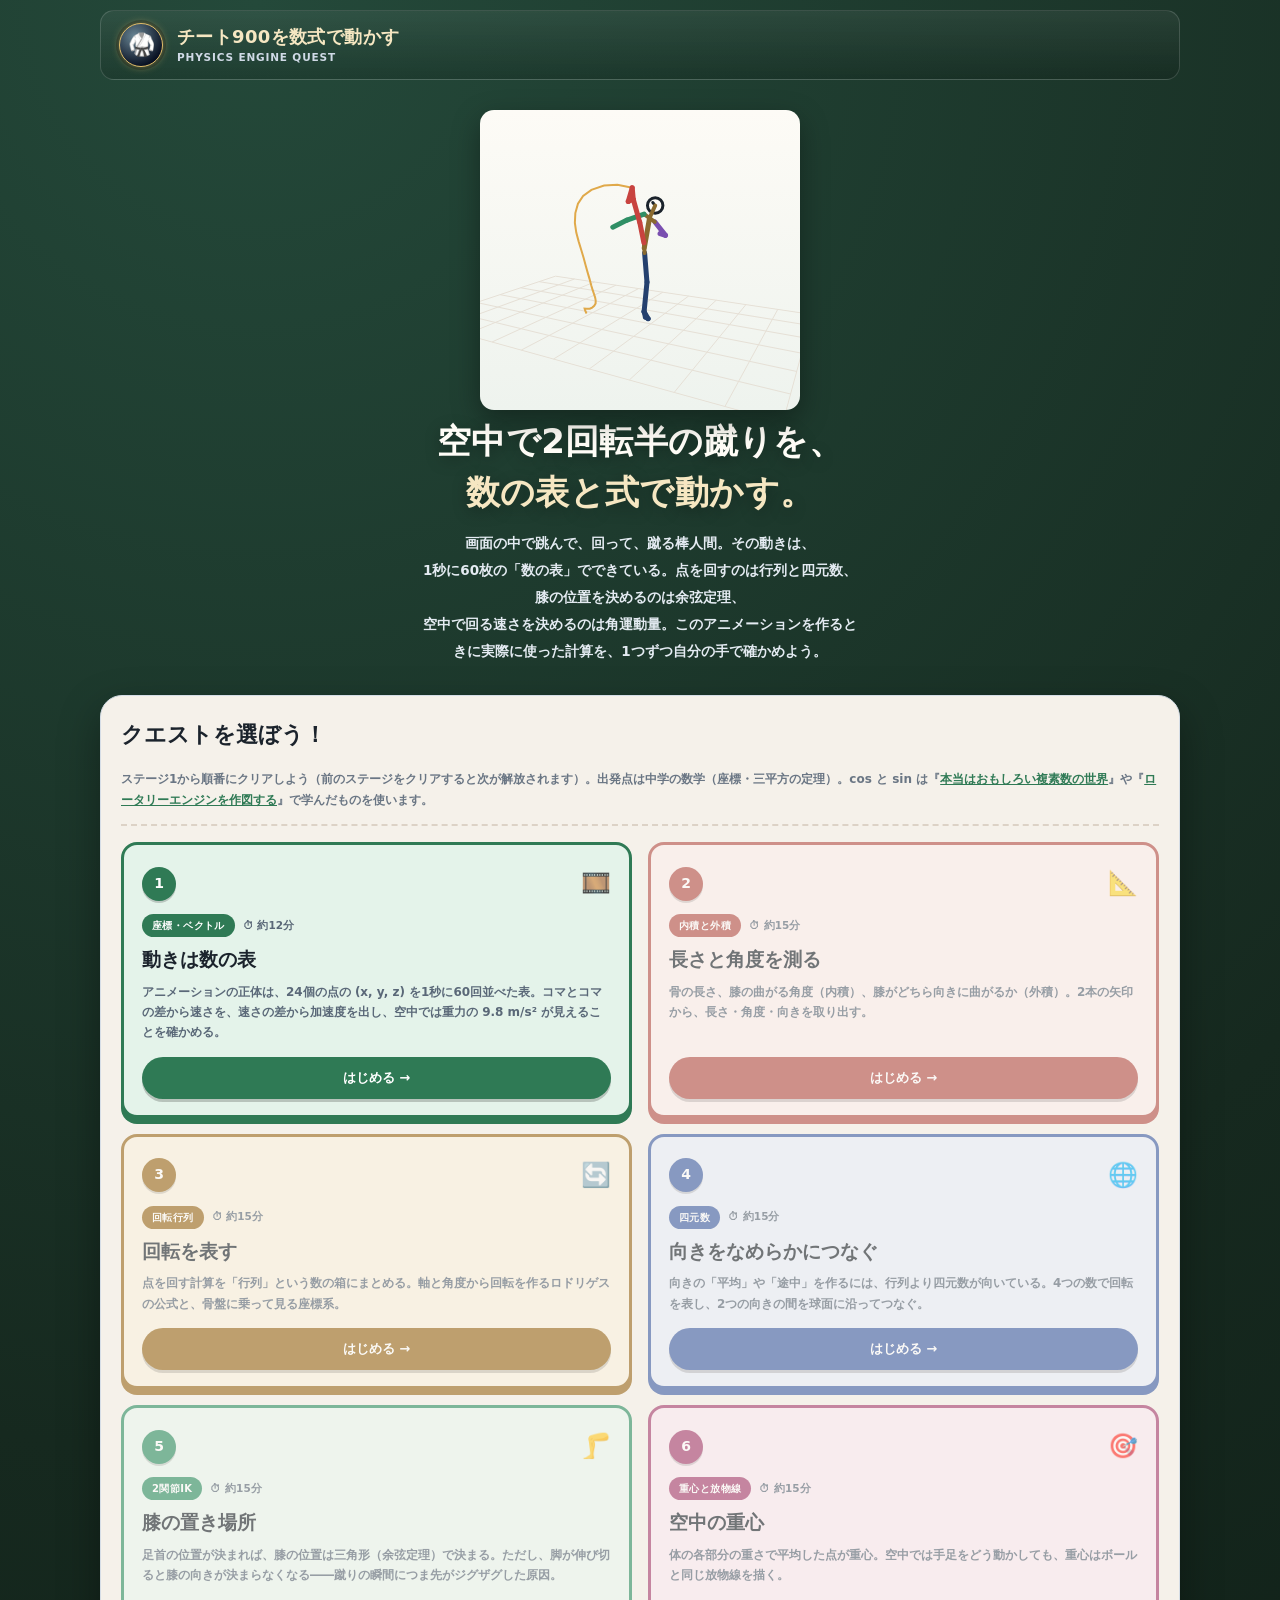
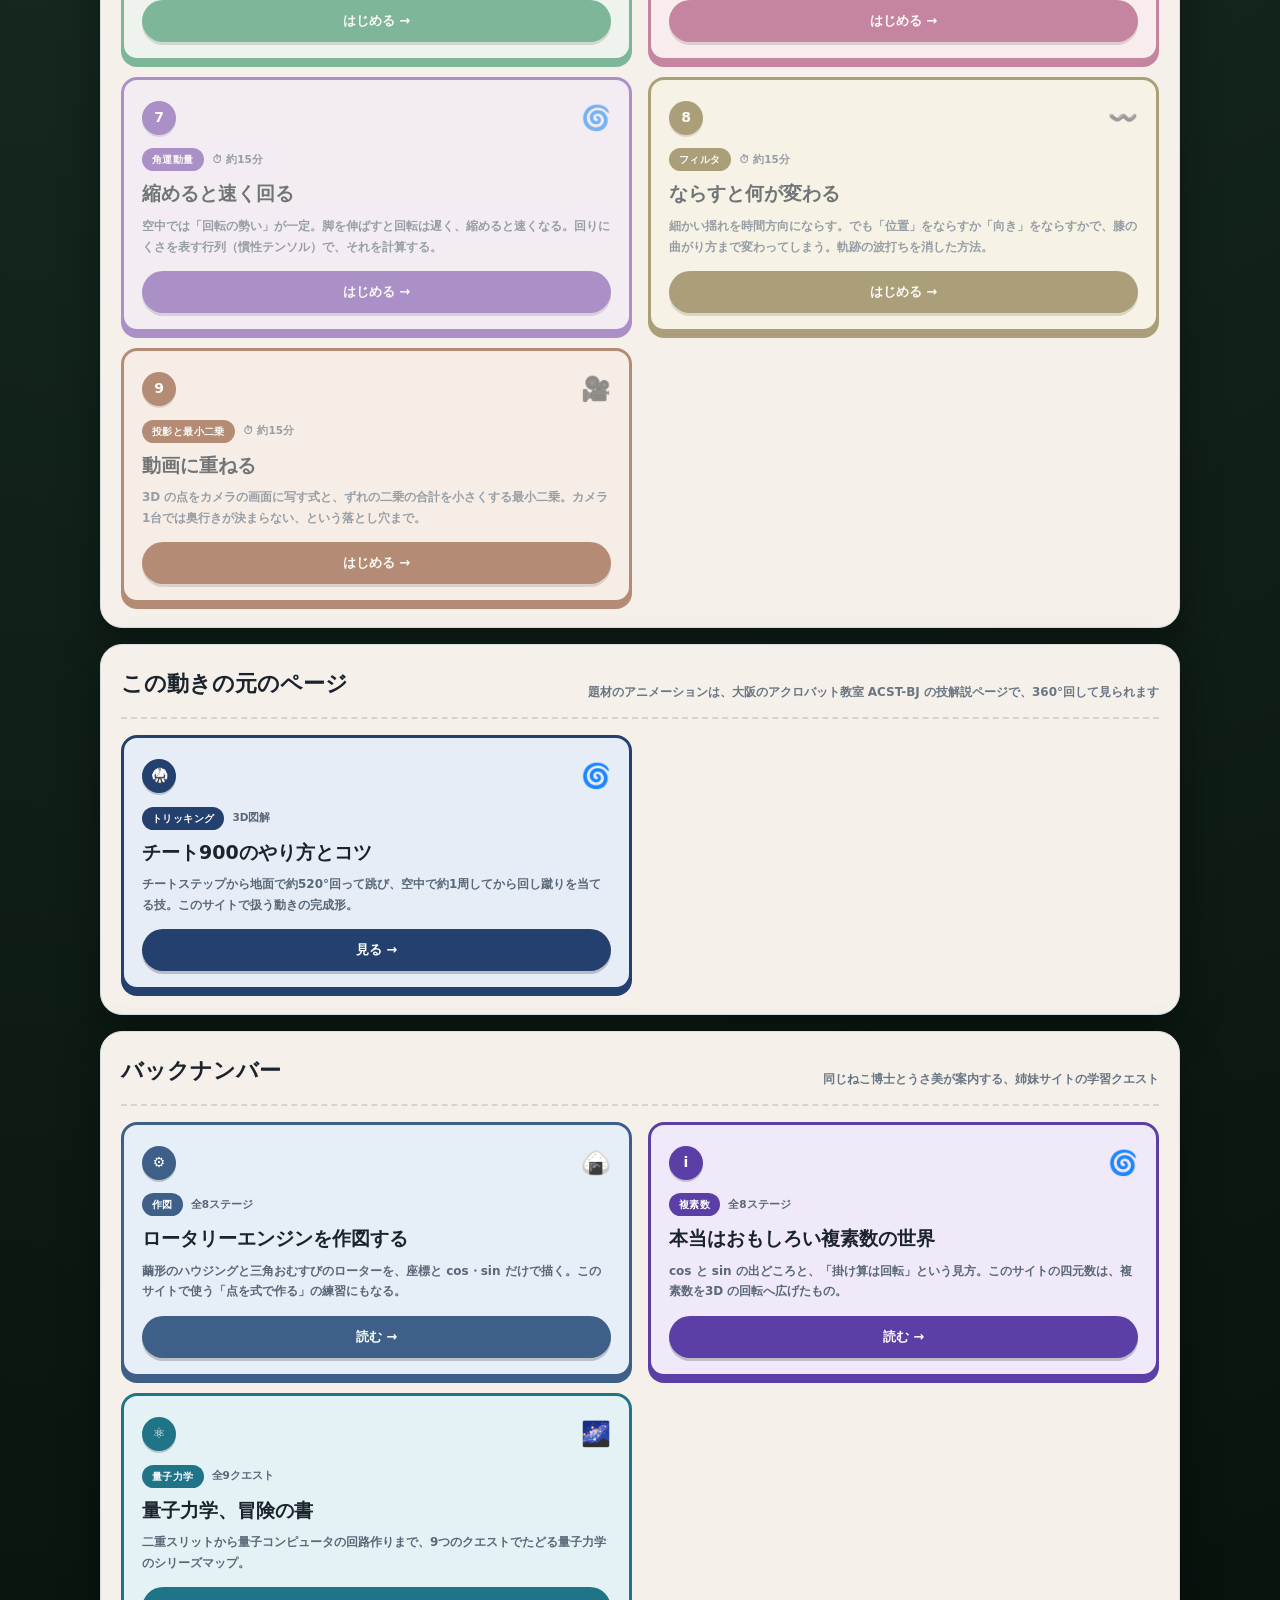
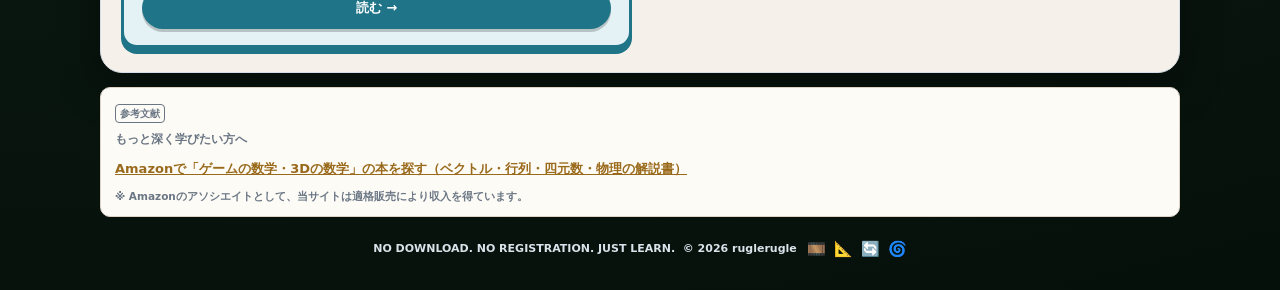
<file: index.html>
<!DOCTYPE html>
<html lang="ja">
<head>
<meta charset="UTF-8">
<meta name="viewport" content="width=device-width, initial-scale=1.0">
<meta name="theme-color" content="#16291f">
<!-- Google tag (gtag.js) -->
<script async src="https://www.googletagmanager.com/gtag/js?id=G-9RTQCP2HXM"></script>
<script>
  window.dataLayer = window.dataLayer || [];
  function gtag(){dataLayer.push(arguments);}
  gtag('js', new Date());
  gtag('config', 'G-9RTQCP2HXM');
</script>
<title>チート900を数式で動かす ― 3Dの体を動かす数学と物理を学ぶ全9ステージの無料学習ゲーム</title>
<meta name="description" content="空中で2回転半する蹴り技「チート900」の3Dアニメーションは、数の表と数式だけで動いている。ベクトル・内積と外積・回転行列・四元数・2関節IK・重心・角運動量・フィルタ・カメラの投影まで、実際に使った計算を全9ステージで中学生にもわかるように解説。">
<link rel="canonical" href="https://physics-engine.habatakijuku.com/">
<meta property="og:type" content="website">
<meta property="og:site_name" content="チート900を数式で動かす">
<meta property="og:locale" content="ja_JP">
<meta property="og:title" content="チート900を数式で動かす ― 3Dの体を動かす数学と物理を学ぶ全9ステージの無料学習ゲーム">
<meta property="og:description" content="空中で2回転半する蹴り技の3Dアニメーションを、ベクトル・行列・四元数・角運動量で動かす。実際に使った計算を全9ステージで。">
<meta property="og:url" content="https://physics-engine.habatakijuku.com/">
<meta property="og:image" content="https://physics-engine.habatakijuku.com/images/ogp.png">
<meta property="og:image:width" content="1200">
<meta property="og:image:height" content="630">
<meta property="og:image:alt" content="チート900を数式で動かす：空中で回りながら蹴る棒人間と、角運動量の式 L＝Iω">
<meta name="twitter:card" content="summary_large_image">
<link rel="icon" type="image/png" href="images/favicon.png">
<link rel="apple-touch-icon" href="images/apple-touch-icon.png">
<link rel="stylesheet" href="design-system.css?v=20261024a">
<script type="application/ld+json">
{
  "@context": "https://schema.org",
  "@type": "LearningResource",
  "name": "チート900を数式で動かす",
  "alternateName": "PHYSICS ENGINE QUEST",
  "description": "蹴り技チート900の3Dアニメーションを題材に、3Dの体を動かす数学と物理（ベクトル・内積と外積・回転行列・四元数・2関節IK・重心と放物線・角運動量と慣性テンソル・時間方向のフィルタ・カメラの投影と最小二乗）を学ぶ全9ステージの無料学習ゲーム。",
  "url": "https://physics-engine.habatakijuku.com/",
  "inLanguage": "ja",
  "learningResourceType": "learning activity",
  "educationalLevel": "中学生以上",
  "teaches": "座標とベクトル・速さと加速度・内積と外積・回転行列・四元数と球面補間・2関節IKと余弦定理・重心と放物線・角運動量と慣性テンソル・ガウスフィルタ・透視投影と最小二乗",
  "isAccessibleForFree": true,
  "author": { "@type": "Person", "name": "ruglerugle" },
  "hasPart": [
    { "@type": "LearningResource", "position": 1, "name": "STAGE1 動きは数の表", "url": "https://physics-engine.habatakijuku.com/stage1" },
    { "@type": "LearningResource", "position": 2, "name": "STAGE2 長さと角度を測る", "url": "https://physics-engine.habatakijuku.com/stage2" },
    { "@type": "LearningResource", "position": 3, "name": "STAGE3 回転を表す", "url": "https://physics-engine.habatakijuku.com/stage3" },
    { "@type": "LearningResource", "position": 4, "name": "STAGE4 向きをなめらかにつなぐ", "url": "https://physics-engine.habatakijuku.com/stage4" },
    { "@type": "LearningResource", "position": 5, "name": "STAGE5 膝の置き場所", "url": "https://physics-engine.habatakijuku.com/stage5" },
    { "@type": "LearningResource", "position": 6, "name": "STAGE6 空中の重心", "url": "https://physics-engine.habatakijuku.com/stage6" },
    { "@type": "LearningResource", "position": 7, "name": "STAGE7 縮めると速く回る", "url": "https://physics-engine.habatakijuku.com/stage7" },
    { "@type": "LearningResource", "position": 8, "name": "STAGE8 ならすと何が変わる", "url": "https://physics-engine.habatakijuku.com/stage8" },
    { "@type": "LearningResource", "position": 9, "name": "STAGE9 動画に重ねる", "url": "https://physics-engine.habatakijuku.com/stage9" }
  ]
}
</script>
<style>
  .hero-body{width:min(100%,320px);height:auto;display:block;margin:0 auto 6px;filter:drop-shadow(0 10px 14px rgba(0,0,0,.35));border-radius:14px}
  .quest-card.soon{opacity:.62;pointer-events:none}
  .quest-card.soon .q-cta{color:var(--muted)}
</style>
</head>
<body>
<div class="shell">
  <nav class="topbar" aria-label="サイト情報">
    <span class="brand-badge" aria-hidden="true">🥋</span>
    <span class="brand-copy">
      <strong>チート900を数式で動かす</strong>
      <small>PHYSICS ENGINE QUEST</small>
    </span>
  </nav>

  <header class="hero">
    <div class="hero-copy">
      <canvas class="hero-body" id="hero-cv" width="320" height="300" aria-hidden="true"></canvas>
      <h1><span class="line">空中で2回転半の蹴りを、</span><span class="line accent">数の表と式で動かす。</span></h1>
      <p>画面の中で跳んで、回って、蹴る棒人間。その動きは、<span class="nowrap">1秒に60枚の「数の表」</span>でできている。<span class="nowrap">点を回すのは行列と四元数、</span><span class="nowrap">膝の位置を決めるのは余弦定理、</span><span class="nowrap">空中で回る速さを決めるのは角運動量。</span>このアニメーションを作るときに実際に使った計算を、1つずつ自分の手で確かめよう。</p>
    </div>
  </header>
  <main>
    <section class="board" aria-labelledby="quest-heading">
      <div class="board-head">
        <div><h2 id="quest-heading">クエストを選ぼう！</h2></div>
        <p>ステージ1から順番にクリアしよう（前のステージをクリアすると次が解放されます）。出発点は中学の数学（座標・三平方の定理）。cos と sin は『<a href="https://complex-number.habatakijuku.com/" target="_blank" rel="noopener" style="color:#2f7a55;text-decoration:underline">本当はおもしろい複素数の世界</a>』や『<a href="https://rotary-engine.habatakijuku.com/" target="_blank" rel="noopener" style="color:#2f7a55;text-decoration:underline">ロータリーエンジンを作図する</a>』で学んだものを使います。</p>
      </div>
      <div class="quest-grid">
        <a class="quest-card" href="stage1.html" data-stage="1" style="--accent:#2f7a55;--accent-bg:#e4f3ea">
          <div class="q-top"><span class="q-num">1</span><span class="q-suit" aria-hidden="true">🎞️</span></div>
          <div class="q-meta"><span class="q-tag">座標・ベクトル</span><span class="q-time">⏱ 約12分</span></div>
          <div class="q-title">動きは数の表</div>
          <p class="q-desc">アニメーションの正体は、24個の点の (x, y, z) を1秒に60回並べた表。コマとコマの差から速さを、速さの差から加速度を出し、空中では重力の 9.8 m/s² が見えることを確かめる。</p>
          <span class="q-cta">はじめる →</span>
        </a>
        <a class="quest-card" href="stage2.html" data-stage="2" style="--accent:#b5504a;--accent-bg:#fdefed">
          <div class="q-top"><span class="q-num">2</span><span class="q-suit" aria-hidden="true">📐</span></div>
          <div class="q-meta"><span class="q-tag">内積と外積</span><span class="q-time">⏱ 約15分</span></div>
          <div class="q-title">長さと角度を測る</div>
          <p class="q-desc">骨の長さ、膝の曲がる角度（内積）、膝がどちら向きに曲がるか（外積）。2本の矢印から、長さ・角度・向きを取り出す。</p>
          <span class="q-cta">はじめる →</span>
        </a>
        <a class="quest-card" href="stage3.html" data-stage="3" style="--accent:#9a6a1c;--accent-bg:#fbf2df">
          <div class="q-top"><span class="q-num">3</span><span class="q-suit" aria-hidden="true">🔄</span></div>
          <div class="q-meta"><span class="q-tag">回転行列</span><span class="q-time">⏱ 約15分</span></div>
          <div class="q-title">回転を表す</div>
          <p class="q-desc">点を回す計算を「行列」という数の箱にまとめる。軸と角度から回転を作るロドリゲスの公式と、骨盤に乗って見る座標系。</p>
          <span class="q-cta">はじめる →</span>
        </a>
        <a class="quest-card" href="stage4.html" data-stage="4" style="--accent:#3f5fa6;--accent-bg:#e9eef9">
          <div class="q-top"><span class="q-num">4</span><span class="q-suit" aria-hidden="true">🌐</span></div>
          <div class="q-meta"><span class="q-tag">四元数</span><span class="q-time">⏱ 約15分</span></div>
          <div class="q-title">向きをなめらかにつなぐ</div>
          <p class="q-desc">向きの「平均」や「途中」を作るには、行列より四元数が向いている。4つの数で回転を表し、2つの向きの間を球面に沿ってつなぐ。</p>
          <span class="q-cta">はじめる →</span>
        </a>
        <a class="quest-card" href="stage5.html" data-stage="5" style="--accent:#2f8f65;--accent-bg:#eaf7ef">
          <div class="q-top"><span class="q-num">5</span><span class="q-suit" aria-hidden="true">🦵</span></div>
          <div class="q-meta"><span class="q-tag">2関節IK</span><span class="q-time">⏱ 約15分</span></div>
          <div class="q-title">膝の置き場所</div>
          <p class="q-desc">足首の位置が決まれば、膝の位置は三角形（余弦定理）で決まる。ただし、脚が伸び切ると膝の向きが決まらなくなる――蹴りの瞬間につま先がジグザグした原因。</p>
          <span class="q-cta">はじめる →</span>
        </a>
        <a class="quest-card" href="stage6.html" data-stage="6" style="--accent:#a63f6f;--accent-bg:#fbe9f1">
          <div class="q-top"><span class="q-num">6</span><span class="q-suit" aria-hidden="true">🎯</span></div>
          <div class="q-meta"><span class="q-tag">重心と放物線</span><span class="q-time">⏱ 約15分</span></div>
          <div class="q-title">空中の重心</div>
          <p class="q-desc">体の各部分の重さで平均した点が重心。空中では手足をどう動かしても、重心はボールと同じ放物線を描く。</p>
          <span class="q-cta">はじめる →</span>
        </a>
        <a class="quest-card" href="stage7.html" data-stage="7" style="--accent:#7a4fb0;--accent-bg:#f2ecfa">
          <div class="q-top"><span class="q-num">7</span><span class="q-suit" aria-hidden="true">🌀</span></div>
          <div class="q-meta"><span class="q-tag">角運動量</span><span class="q-time">⏱ 約15分</span></div>
          <div class="q-title">縮めると速く回る</div>
          <p class="q-desc">空中では「回転の勢い」が一定。脚を伸ばすと回転は遅く、縮めると速くなる。回りにくさを表す行列（慣性テンソル）で、それを計算する。</p>
          <span class="q-cta">はじめる →</span>
        </a>
        <a class="quest-card" href="stage8.html" data-stage="8" style="--accent:#7a6a2f;--accent-bg:#f7f3e2">
          <div class="q-top"><span class="q-num">8</span><span class="q-suit" aria-hidden="true">〰️</span></div>
          <div class="q-meta"><span class="q-tag">フィルタ</span><span class="q-time">⏱ 約15分</span></div>
          <div class="q-title">ならすと何が変わる</div>
          <p class="q-desc">細かい揺れを時間方向にならす。でも「位置」をならすか「向き」をならすかで、膝の曲がり方まで変わってしまう。軌跡の波打ちを消した方法。</p>
          <span class="q-cta">はじめる →</span>
        </a>
        <a class="quest-card" href="stage9.html" data-stage="9" style="--accent:#8a4a2a;--accent-bg:#f8ece4">
          <div class="q-top"><span class="q-num">9</span><span class="q-suit" aria-hidden="true">🎥</span></div>
          <div class="q-meta"><span class="q-tag">投影と最小二乗</span><span class="q-time">⏱ 約15分</span></div>
          <div class="q-title">動画に重ねる</div>
          <p class="q-desc">3D の点をカメラの画面に写す式と、ずれの二乗の合計を小さくする最小二乗。カメラ1台では奥行きが決まらない、という落とし穴まで。</p>
          <span class="q-cta">はじめる →</span>
        </a>
      </div>
    </section>
    <section class="board" aria-labelledby="src-heading" style="margin-top:16px">
      <div class="board-head">
        <div><h2 id="src-heading">この動きの元のページ</h2></div>
        <p>題材のアニメーションは、大阪のアクロバット教室 ACST-BJ の技解説ページで、360°回して見られます</p>
      </div>
      <div class="quest-grid">
        <a class="quest-card" href="https://acst-bj.com/tricks/cheat-900-kick/" target="_blank" rel="noopener" style="--accent:#24406e;--accent-bg:#e7edf7">
          <div class="q-top"><span class="q-num">🥋</span><span class="q-suit" aria-hidden="true">🌀</span></div>
          <div class="q-meta"><span class="q-tag">トリッキング</span><span class="q-time">3D図解</span></div>
          <div class="q-title">チート900のやり方とコツ</div>
          <p class="q-desc">チートステップから地面で約520°回って跳び、空中で約1周してから回し蹴りを当てる技。このサイトで扱う動きの完成形。</p>
          <span class="q-cta">見る →</span>
        </a>
      </div>
    </section>
    <section class="board" aria-labelledby="next-heading" style="margin-top:16px">
      <div class="board-head">
        <div><h2 id="next-heading">バックナンバー</h2></div>
        <p>同じねこ博士とうさ美が案内する、姉妹サイトの学習クエスト</p>
      </div>
      <div class="quest-grid">
        <a class="quest-card" href="https://rotary-engine.habatakijuku.com/" target="_blank" rel="noopener" style="--accent:#3d5f88;--accent-bg:#e6eef7">
          <div class="q-top"><span class="q-num">⚙</span><span class="q-suit" aria-hidden="true">🍙</span></div>
          <div class="q-meta"><span class="q-tag">作図</span><span class="q-time">全8ステージ</span></div>
          <div class="q-title">ロータリーエンジンを作図する</div>
          <p class="q-desc">繭形のハウジングと三角おむすびのローターを、座標と cos・sin だけで描く。このサイトで使う「点を式で作る」の練習にもなる。</p>
          <span class="q-cta">読む →</span>
        </a>
        <a class="quest-card" href="https://complex-number.habatakijuku.com/" target="_blank" rel="noopener" style="--accent:#5b3fa6;--accent-bg:#efe9f9">
          <div class="q-top"><span class="q-num">i</span><span class="q-suit" aria-hidden="true">🌀</span></div>
          <div class="q-meta"><span class="q-tag">複素数</span><span class="q-time">全8ステージ</span></div>
          <div class="q-title">本当はおもしろい複素数の世界</div>
          <p class="q-desc">cos と sin の出どころと、「掛け算は回転」という見方。このサイトの四元数は、複素数を3D の回転へ広げたもの。</p>
          <span class="q-cta">読む →</span>
        </a>
        <a class="quest-card" href="https://quantum-mechanics.habatakijuku.com/" target="_blank" rel="noopener" style="--accent:#1f7488;--accent-bg:#e4f2f5">
          <div class="q-top"><span class="q-num">⚛</span><span class="q-suit" aria-hidden="true">🌌</span></div>
          <div class="q-meta"><span class="q-tag">量子力学</span><span class="q-time">全9クエスト</span></div>
          <div class="q-title">量子力学、冒険の書</div>
          <p class="q-desc">二重スリットから量子コンピュータの回路作りまで、9つのクエストでたどる量子力学のシリーズマップ。</p>
          <span class="q-cta">読む →</span>
        </a>
      </div>
    </section>
    <div id="book-recommend"></div>
  </main>
  <footer>
    <p>NO DOWNLOAD. NO REGISTRATION. JUST LEARN. &nbsp;© <span id="year"></span> ruglerugle</p>
    <div class="footer-suits" aria-hidden="true"><span>🎞️</span><span>📐</span><span>🔄</span><span>🌀</span></div>
  </footer>
</div>
<script>
  document.getElementById("year").textContent = new Date().getFullYear();
</script>
<script src="js/progress.js?v=20261024a"></script>
<script src="js/motion.js?v=20261024a"></script>
<script src="js/engine.js?v=20261024a"></script>
<script>RQ.initCoverPage();</script>
<script>
/* ヒーロー：チート900の棒人間をくり返し再生（つま先の軌跡つき） */
(function(){
  var cv=document.getElementById('hero-cv'); if(!cv||!window.PE) return;
  var ctx=cv.getContext('2d'), dpr=Math.min(window.devicePixelRatio||1,2), W=320, H=300;
  cv.width=W*dpr; cv.height=H*dpr; ctx.setTransform(dpr,0,0,dpr,0,0);
  var st={cv:cv,ctx:ctx,W:W,H:H}, cam=PE.camera(st,{yaw:62,pitch:12,dist:5.2,target:[0,0.95,0.15],drag:false,scale:0.95});
  var t=0, T=PE.N/PE.fps+0.6;
  function draw(){
    ctx.clearRect(0,0,W,H);
    var g=ctx.createLinearGradient(0,0,0,H); g.addColorStop(0,'#fdfbf6'); g.addColorStop(1,'#eef3ee'); ctx.fillStyle=g; ctx.fillRect(0,0,W,H);
    var k=Math.min(PE.N-1,Math.floor(t*PE.fps)), c=PE.com(k); cam.target=[c[0],0.95,0.15];  // カメラは重心について行く
    PE.floor(ctx,cam,-1.5,3.5,-1.5,1.5,0.5);
    ctx.strokeStyle='#e0a94a'; ctx.lineWidth=2; ctx.beginPath();
    for(var i=Math.round(PE.M.events.takeoff*PE.fps);i<=k;i++){var q=cam.proj(PE.P(i,'toeR')); if(i===Math.round(PE.M.events.takeoff*PE.fps))ctx.moveTo(q.x,q.y); else ctx.lineTo(q.x,q.y);}
    if(k>Math.round(PE.M.events.takeoff*PE.fps)) ctx.stroke();
    PE.drawBody(ctx,cam,PE.pose(k));
  }
  draw();
  if(!PE.reducedMotion()){
    var last=0; (function loop(now){ var dt=last?Math.min((now-last)/1000,0.05):0; last=now; t=(t+dt*0.8)%T; draw(); requestAnimationFrame(loop); })(0);
  }
})();
</script>
<script src="https://my.habatakijuku.com/sync.js" defer></script>
</body>
</html>
</file>
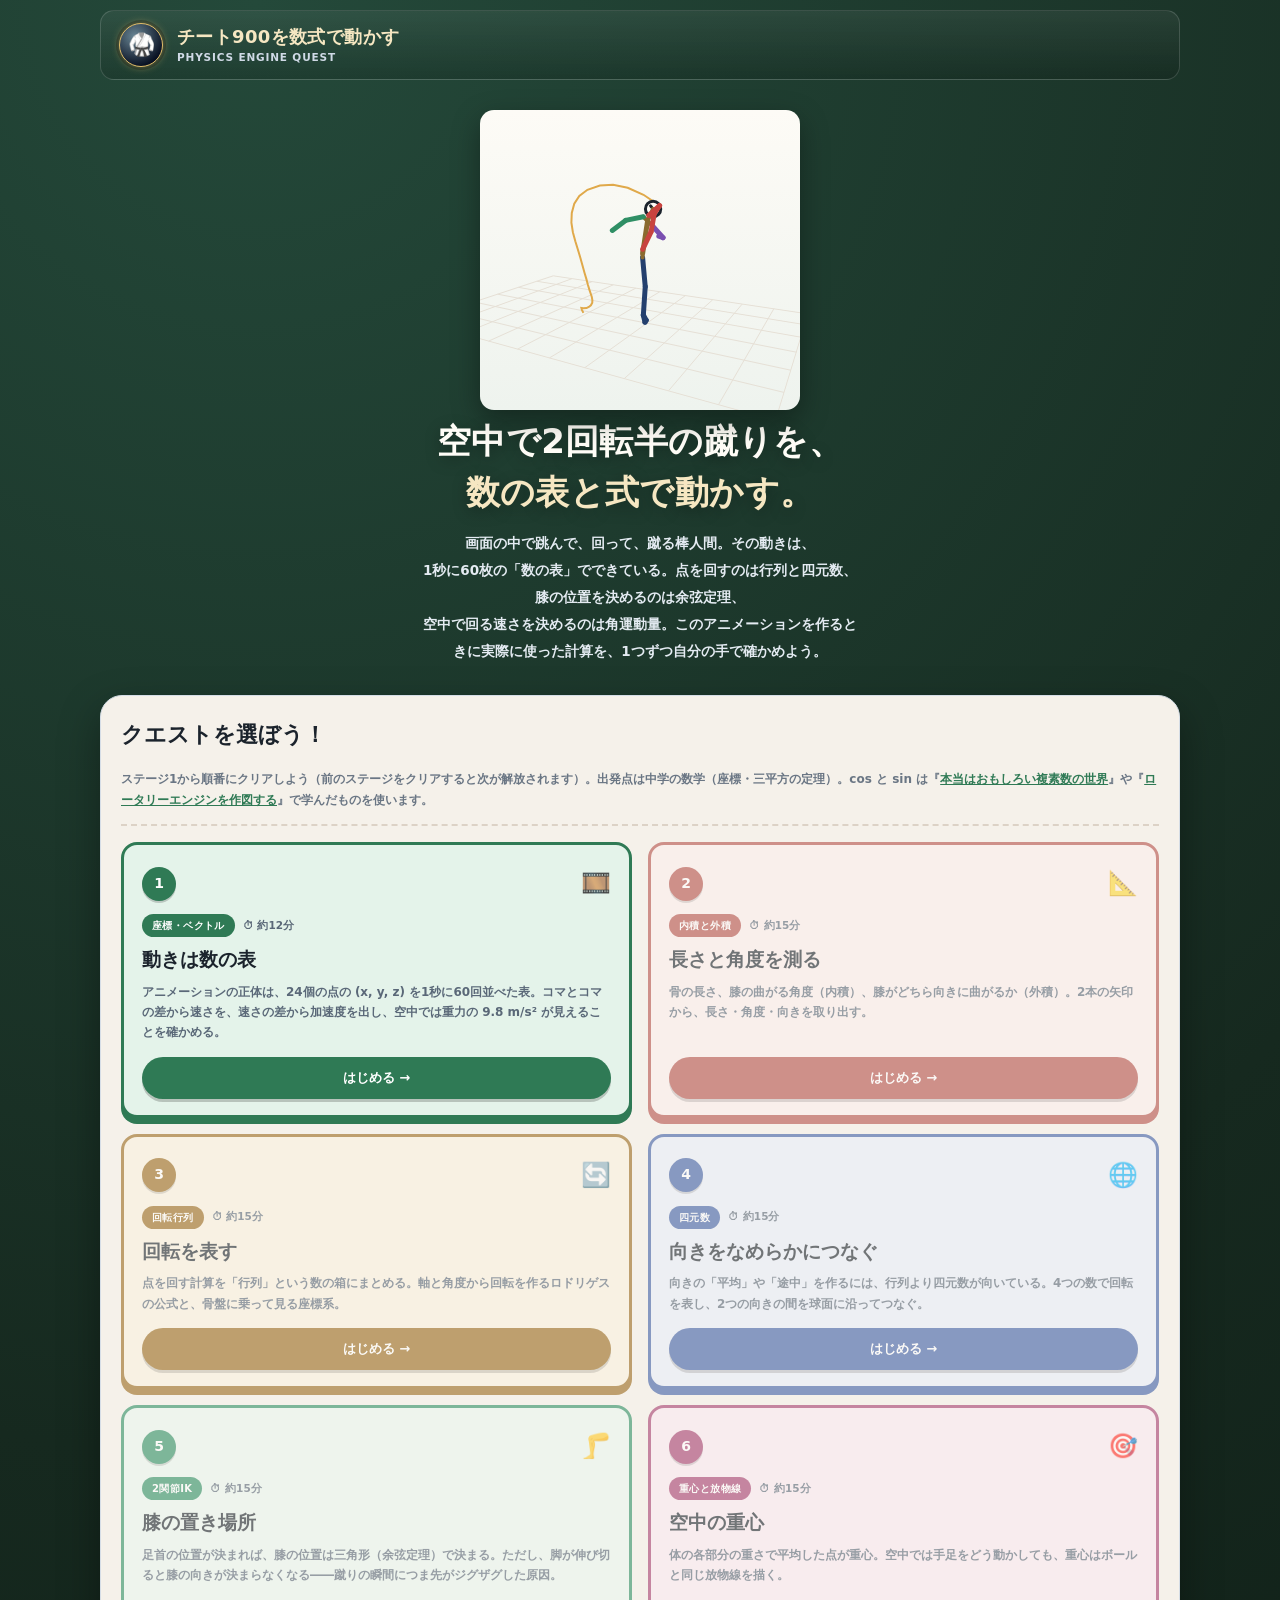
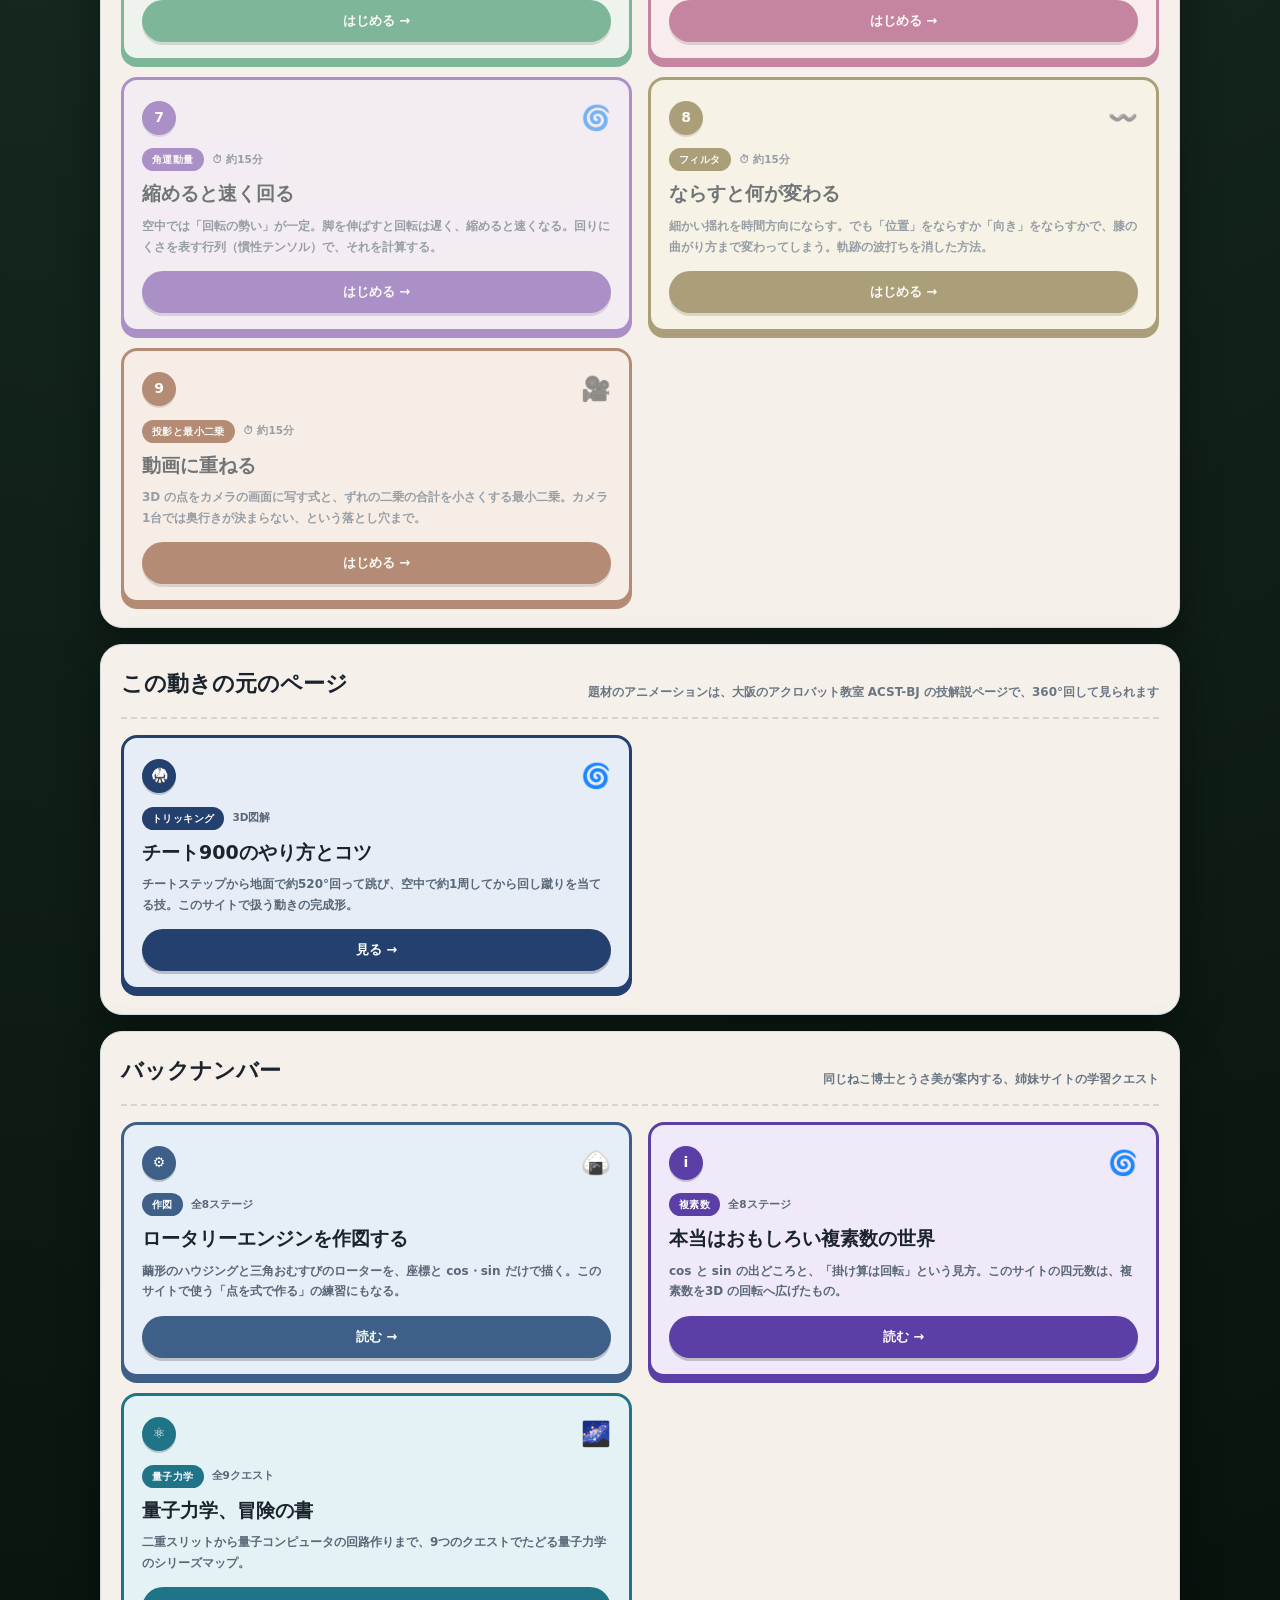
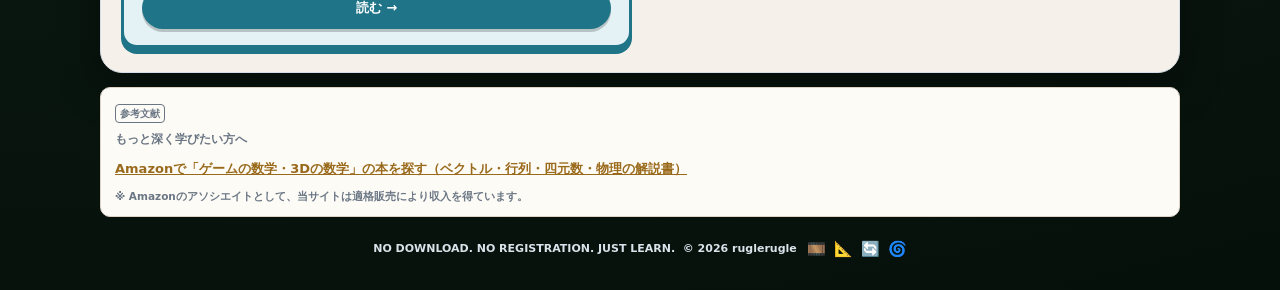
<file: complete.html>
<!DOCTYPE html>
<html lang="ja">
<head>
<meta charset="UTF-8">
<meta name="viewport" content="width=device-width, initial-scale=1.0">
<meta name="theme-color" content="#16291f">
<!-- Google tag (gtag.js) -->
<script async src="https://www.googletagmanager.com/gtag/js?id=G-9RTQCP2HXM"></script>
<script>
  window.dataLayer = window.dataLayer || [];
  function gtag(){dataLayer.push(arguments);}
  gtag('js', new Date());
  gtag('config', 'G-9RTQCP2HXM');
</script>
<title>全ステージクリア ― チート900を数式で動かす</title>
<meta name="description" content="チート900を数式で動かす、全9ステージクリアおめでとう。ここまでの旅を振り返ろう。">
<meta name="robots" content="noindex">
<link rel="canonical" href="https://physics-engine.habatakijuku.com/complete">
<meta property="og:type" content="website">
<meta property="og:site_name" content="チート900を数式で動かす">
<meta property="og:locale" content="ja_JP">
<meta property="og:title" content="全ステージクリア ― チート900を数式で動かす">
<meta property="og:description" content="全9ステージクリアおめでとう。旅を振り返ろう。">
<meta property="og:url" content="https://physics-engine.habatakijuku.com/complete">
<meta property="og:image" content="https://physics-engine.habatakijuku.com/images/ogp.png">
<meta property="og:image:width" content="1200">
<meta property="og:image:height" content="630">
<meta property="og:image:alt" content="チート900を数式で動かす：空中で回りながら蹴る棒人間と、角運動量の式 L＝Iω">
<meta name="twitter:card" content="summary_large_image">
<link rel="icon" type="image/png" href="images/favicon.png">
<link rel="apple-touch-icon" href="images/apple-touch-icon.png">
<link rel="stylesheet" href="design-system.css?v=20261024a">
</head>
<body>
<div class="shell">
  <nav class="topbar" aria-label="サイト情報">
    <a class="brand-badge" href="index.html" title="トップへ" aria-label="トップへ" style="text-decoration:none">🥋</a>
    <span class="brand-copy">
      <strong>チート900を数式で動かす</strong>
      <small>PHYSICS ENGINE QUEST</small>
    </span>
  </nav>

  <header class="hero">
    <div class="hero-copy">
      <h1><span class="line">数の表が、空中で2回転半した。</span></h1>
      <p>座標と速さ、内積と外積、回転行列、四元数、2関節IK、重心と放物線、角運動量と慣性テンソル、フィルタ、そして投影と最小二乗。きみは、チート900の3Dアニメーションを動かしていた計算を、ひとつずつ自分の手で確かめた。旅の記録で振り返ろう。</p>
    </div>
  </header>

  <main>
    <section class="board" aria-labelledby="recap-heading">
      <div class="board-head">
        <div><h2 id="recap-heading">ここまでの旅を振り返ろう</h2></div>
      </div>

      <div class="recap-list">
        <div class="recap-item">
          <span class="recap-num">1</span>
          <div class="recap-body"><span class="recap-title">動きは数の表。</span> <span class="recap-desc">アニメーションは24個の点の (x, y, z) を1秒に60回並べた表。コマの差 ÷ 時間で速さ、速さの差 ÷ 時間で加速度。空中の重心は −9.8 m/s² で落ちる。</span></div>
        </div>
        <div class="recap-item">
          <span class="recap-num">2</span>
          <div class="recap-body"><span class="recap-title">長さと角度を測る。</span> <span class="recap-desc">ベクトルの長さは三平方の定理。内積 a·b ＝ |a||b|cos θ で膝の角度、外積 a×b で両方に直角な向き（膝がどちらへ曲がるか）。</span></div>
        </div>
        <div class="recap-item">
          <span class="recap-num">3</span>
          <div class="recap-body"><span class="recap-title">回転を表す。</span> <span class="recap-desc">回転行列は、回したあとの x・y・z 軸の3本の矢印を並べた表。腰の右向きと上向きから外積で前向きを作り、体の座標系を組み立てる。</span></div>
        </div>
        <div class="recap-item">
          <span class="recap-num">4</span>
          <div class="recap-body"><span class="recap-title">向きをなめらかにつなぐ。</span> <span class="recap-desc">四元数 q ＝ (cos(θ/2), 軸 × sin(θ/2)) で向きを表し、球面補間でなめらかにつなぐ。q と −q は同じ向き。</span></div>
        </div>
        <div class="recap-item">
          <span class="recap-num">5</span>
          <div class="recap-body"><span class="recap-title">膝の置き場所。</span> <span class="recap-desc">股関節と足首が決まれば、余弦定理で膝の位置が決まる（2関節IK）。脚が伸び切ると膝の向きが決まらなくなる。</span></div>
        </div>
        <div class="recap-item">
          <span class="recap-num">6</span>
          <div class="recap-body"><span class="recap-title">空中の重心。</span> <span class="recap-desc">重心は体の部分の重みつき平均。空中では y ＝ y₀ ＋ v₀t − 4.9t² の放物線から外れられない。離陸と着地から放物線を1本に決め、体全体を平行移動して直す。</span></div>
        </div>
        <div class="recap-item">
          <span class="recap-num">7</span>
          <div class="recap-body"><span class="recap-title">縮めると速く回る。</span> <span class="recap-desc">角運動量 L ＝ Iω は空中で変わらない。縮めると速く、脚を伸ばすと遅く回る（約 860°/秒 → 440°/秒）。軸の向きごとの回しにくさは慣性テンソル nᵀ𝐈n。</span></div>
        </div>
        <div class="recap-item">
          <span class="recap-num">8</span>
          <div class="recap-body"><span class="recap-title">ならすと何が変わる。</span> <span class="recap-desc">ガウスフィルタは前後のコマの重みつき平均。ならすとピークが下がり、過去だけ使うと遅れる。位置をならすと骨が縮むので、股関節から足首への向きだけをならす。</span></div>
        </div>
        <div class="recap-item">
          <span class="recap-num">9</span>
          <div class="recap-body"><span class="recap-title">動画に重ねる。</span> <span class="recap-desc">投影は内積3つと奥行きでの割り算。光の通り道に沿って動かしても画面上は動かない。ずれの2乗の合計を最小にする最小二乗法で、重みをつけて動画に重ねた。</span></div>
        </div>
      </div>

      <div class="complete-actions">
        <a class="btn btn-primary" href="https://acst-bj.com/tricks/cheat-900-kick/" target="_blank" rel="noopener">🥋 完成したチート900の3D図解を見る →</a>
      </div>

      <div class="complete-actions">
        <a class="btn btn-primary" id="btn-share" href="#" target="_blank" rel="noopener">𝕏 クリアをシェアする</a>
        <a class="btn" href="index.html">トップに戻る →</a>
        <button class="btn" id="btn-reset-all">🔄 進捗をリセットして最初から</button>
      </div>
    </section>

    <section class="board" aria-labelledby="next-heading" style="margin-top:16px">
      <div class="board-head">
        <div><h2 id="next-heading">バックナンバー</h2></div>
        <p>同じねこ博士とうさ美が案内する、姉妹サイトの学習クエスト</p>
      </div>
      <div class="quest-grid">
        <a class="quest-card" href="https://rotary-engine.habatakijuku.com/" target="_blank" rel="noopener" style="--accent:#3d5f88;--accent-bg:#e6eef7">
          <div class="q-top"><span class="q-num">⚙</span><span class="q-suit" aria-hidden="true">🍙</span></div>
          <div class="q-meta"><span class="q-tag">作図</span><span class="q-time">全8ステージ</span></div>
          <div class="q-title">ロータリーエンジンを作図する</div>
          <p class="q-desc">繭形のハウジングと三角おむすびのローターを、座標と cos・sin だけで描く。このサイトで使う「点を式で作る」の練習にもなる。</p>
          <span class="q-cta">読む →</span>
        </a>
        <a class="quest-card" href="https://complex-number.habatakijuku.com/" target="_blank" rel="noopener" style="--accent:#5b3fa6;--accent-bg:#efe9f9">
          <div class="q-top"><span class="q-num">i</span><span class="q-suit" aria-hidden="true">🌀</span></div>
          <div class="q-meta"><span class="q-tag">複素数</span><span class="q-time">全8ステージ</span></div>
          <div class="q-title">本当はおもしろい複素数の世界</div>
          <p class="q-desc">cos と sin の出どころと、「掛け算は回転」という見方。このサイトの四元数は、複素数を3D の回転へ広げたもの。</p>
          <span class="q-cta">読む →</span>
        </a>
        <a class="quest-card" href="https://quantum-mechanics.habatakijuku.com/" target="_blank" rel="noopener" style="--accent:#1f7488;--accent-bg:#e4f2f5">
          <div class="q-top"><span class="q-num">⚛</span><span class="q-suit" aria-hidden="true">🌌</span></div>
          <div class="q-meta"><span class="q-tag">量子力学</span><span class="q-time">全9クエスト</span></div>
          <div class="q-title">量子力学、冒険の書</div>
          <p class="q-desc">二重スリットから量子コンピュータの回路作りまで、9つのクエストでたどる量子力学のシリーズマップ。</p>
          <span class="q-cta">読む →</span>
        </a>
      </div>
    </section>
    <div id="book-recommend"></div>
  </main>

  <footer>
    <p>NO DOWNLOAD. NO REGISTRATION. JUST LEARN. &nbsp;© <span id="year"></span> ruglerugle</p>
    <div class="footer-suits" aria-hidden="true"><span>🎞️</span><span>📐</span><span>🔄</span><span>🌀</span></div>
  </footer>
</div>

<script>
  document.getElementById("year").textContent = new Date().getFullYear();
  document.getElementById("btn-share").href =
    "https://twitter.com/intent/tweet?text=" +
    encodeURIComponent("「チート900を数式で動かす」全9ステージをクリア！ ベクトル・回転行列・四元数・角運動量で、空中2回転半の蹴り技が動く仕組みがわかりました🥋") +
    "&url=" + encodeURIComponent("https://physics-engine.habatakijuku.com/");
</script>
<script src="js/progress.js?v=20261024a"></script>
<script>RQ.initCompletePage();</script>
<script src="https://my.habatakijuku.com/sync.js" defer></script>
</body>
</html>
</file>
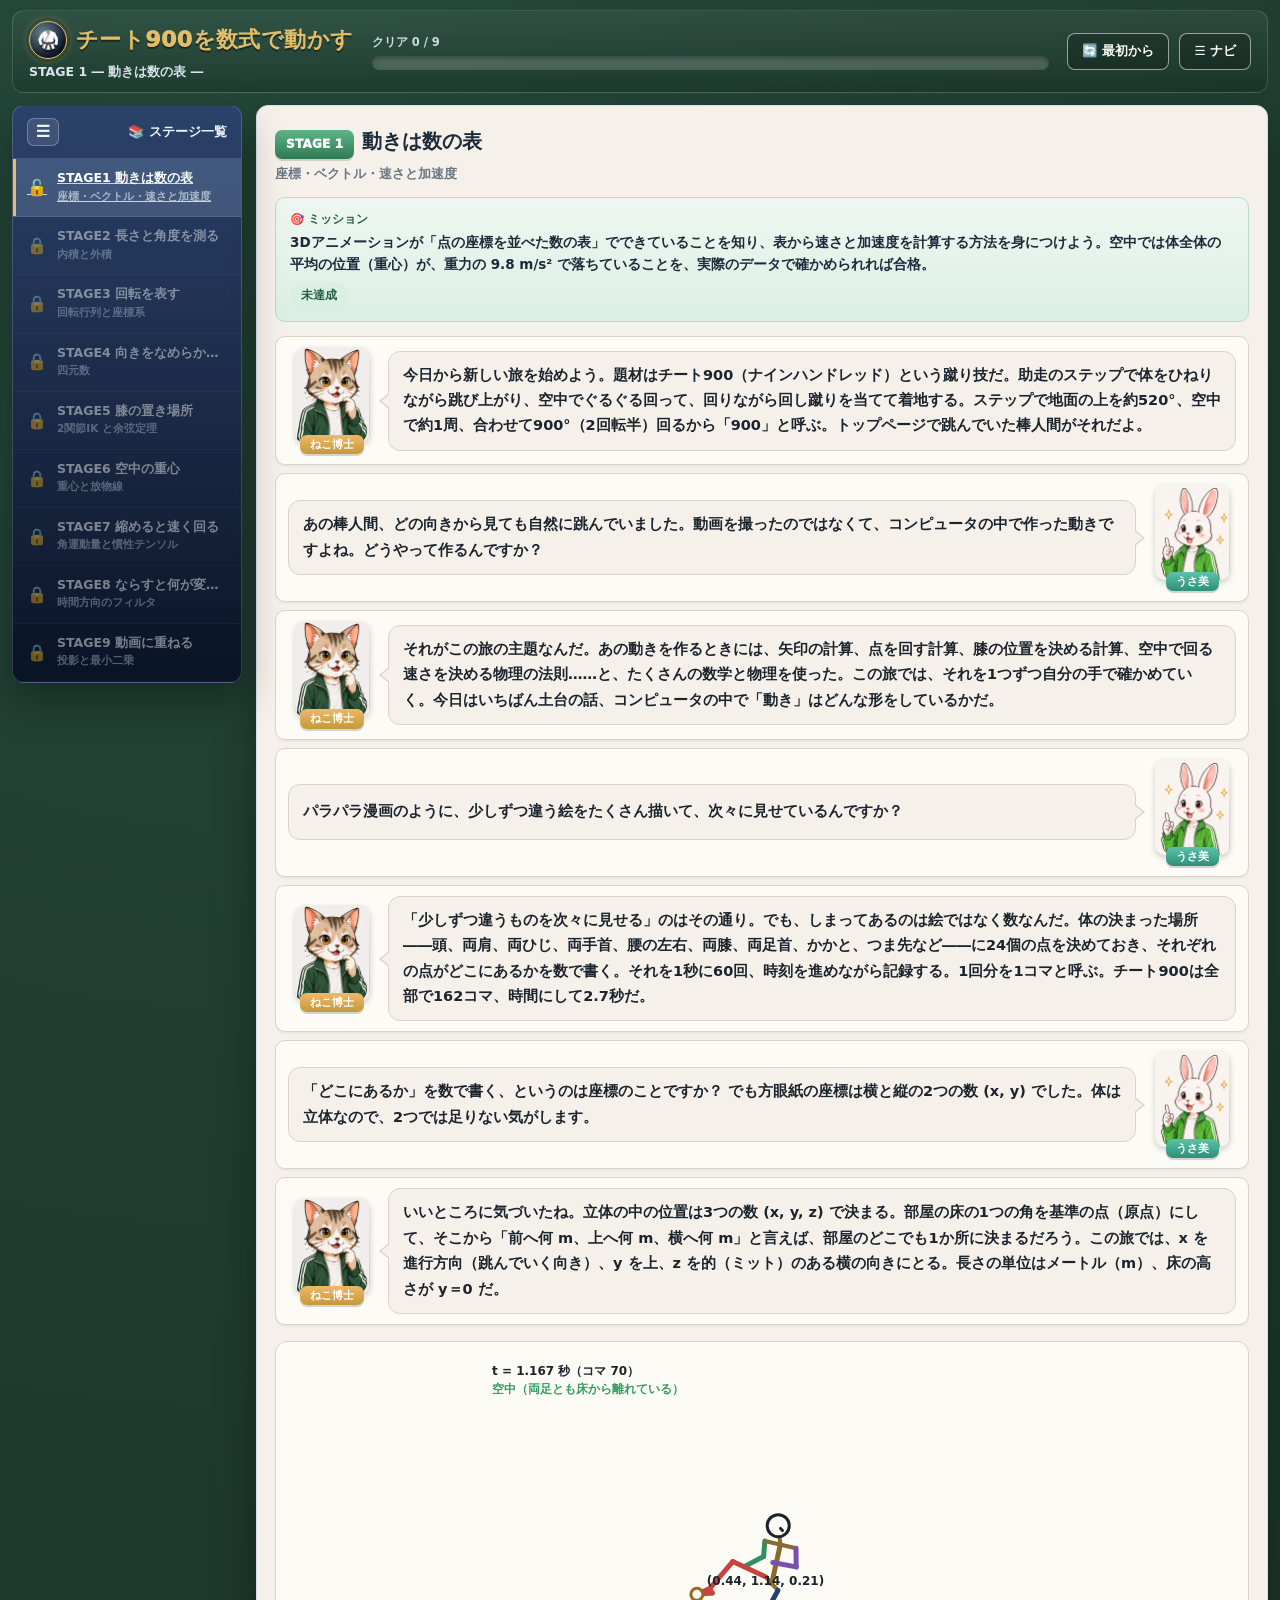
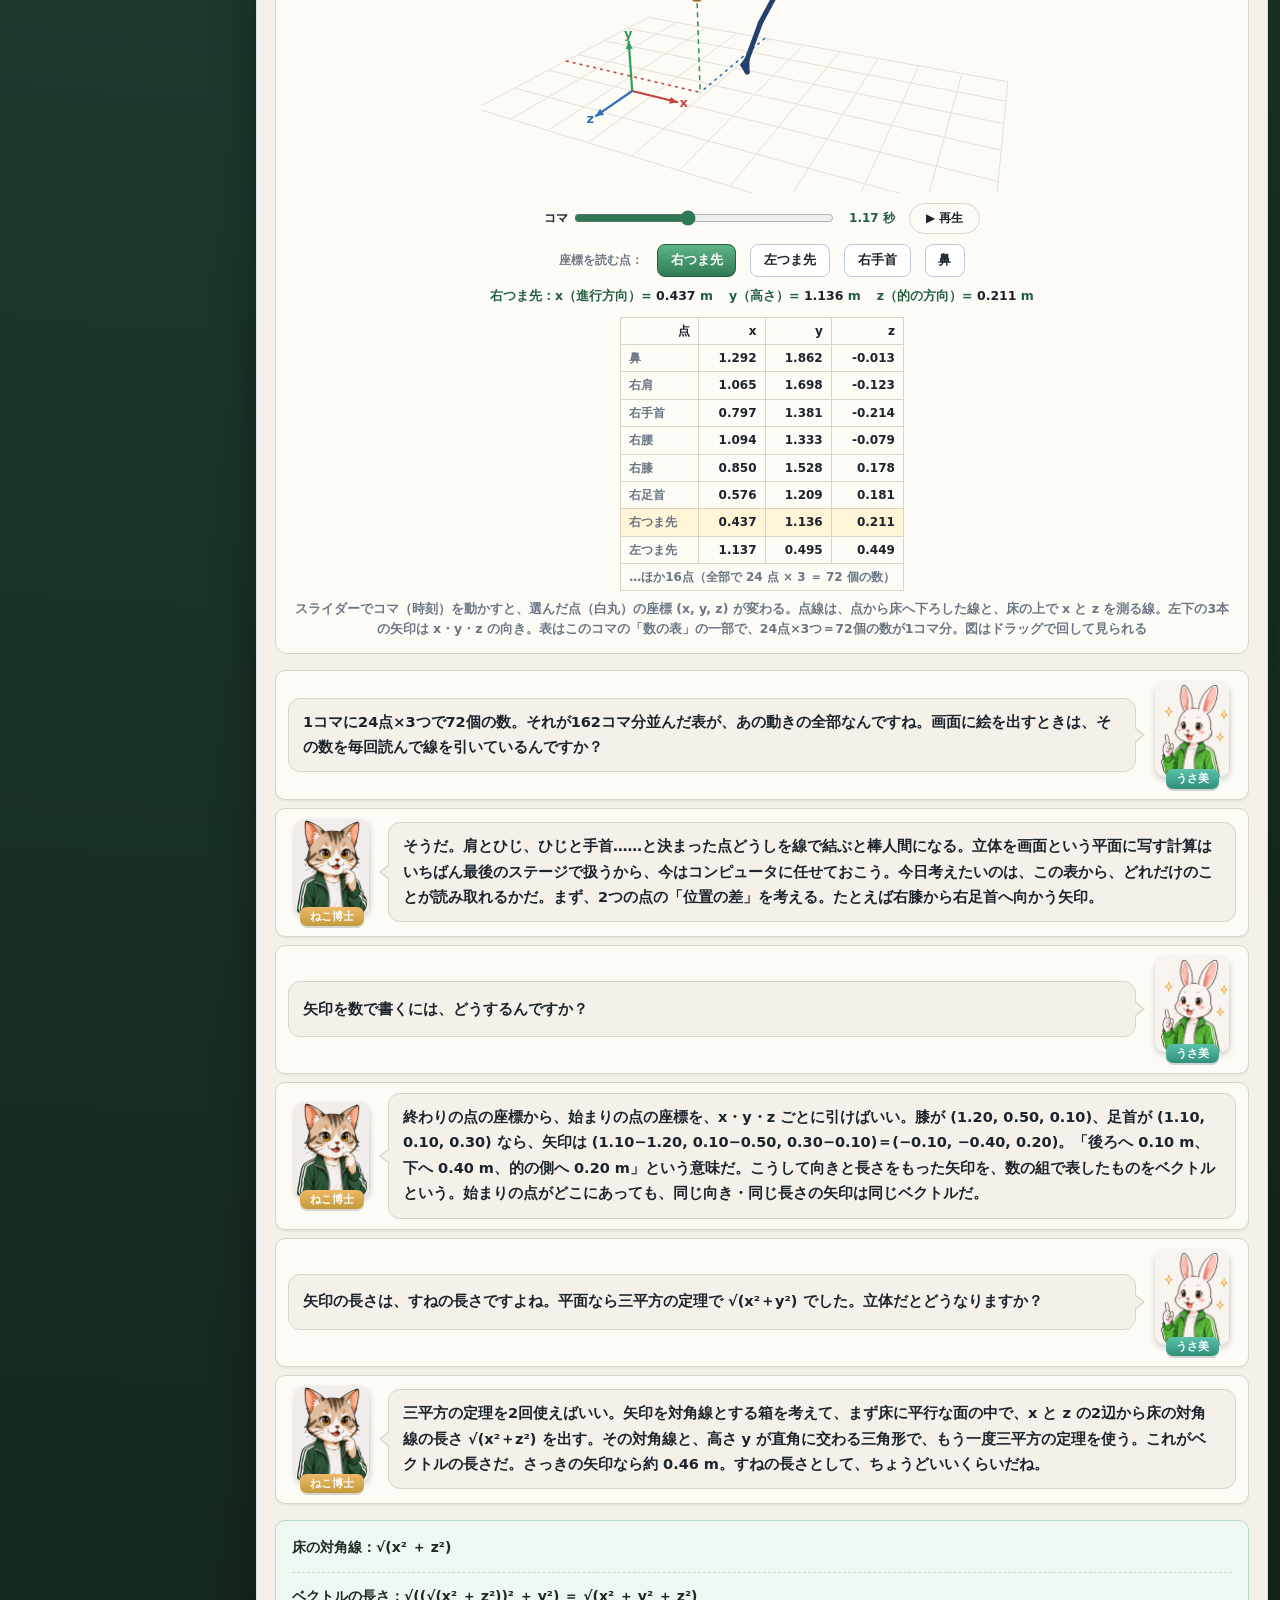
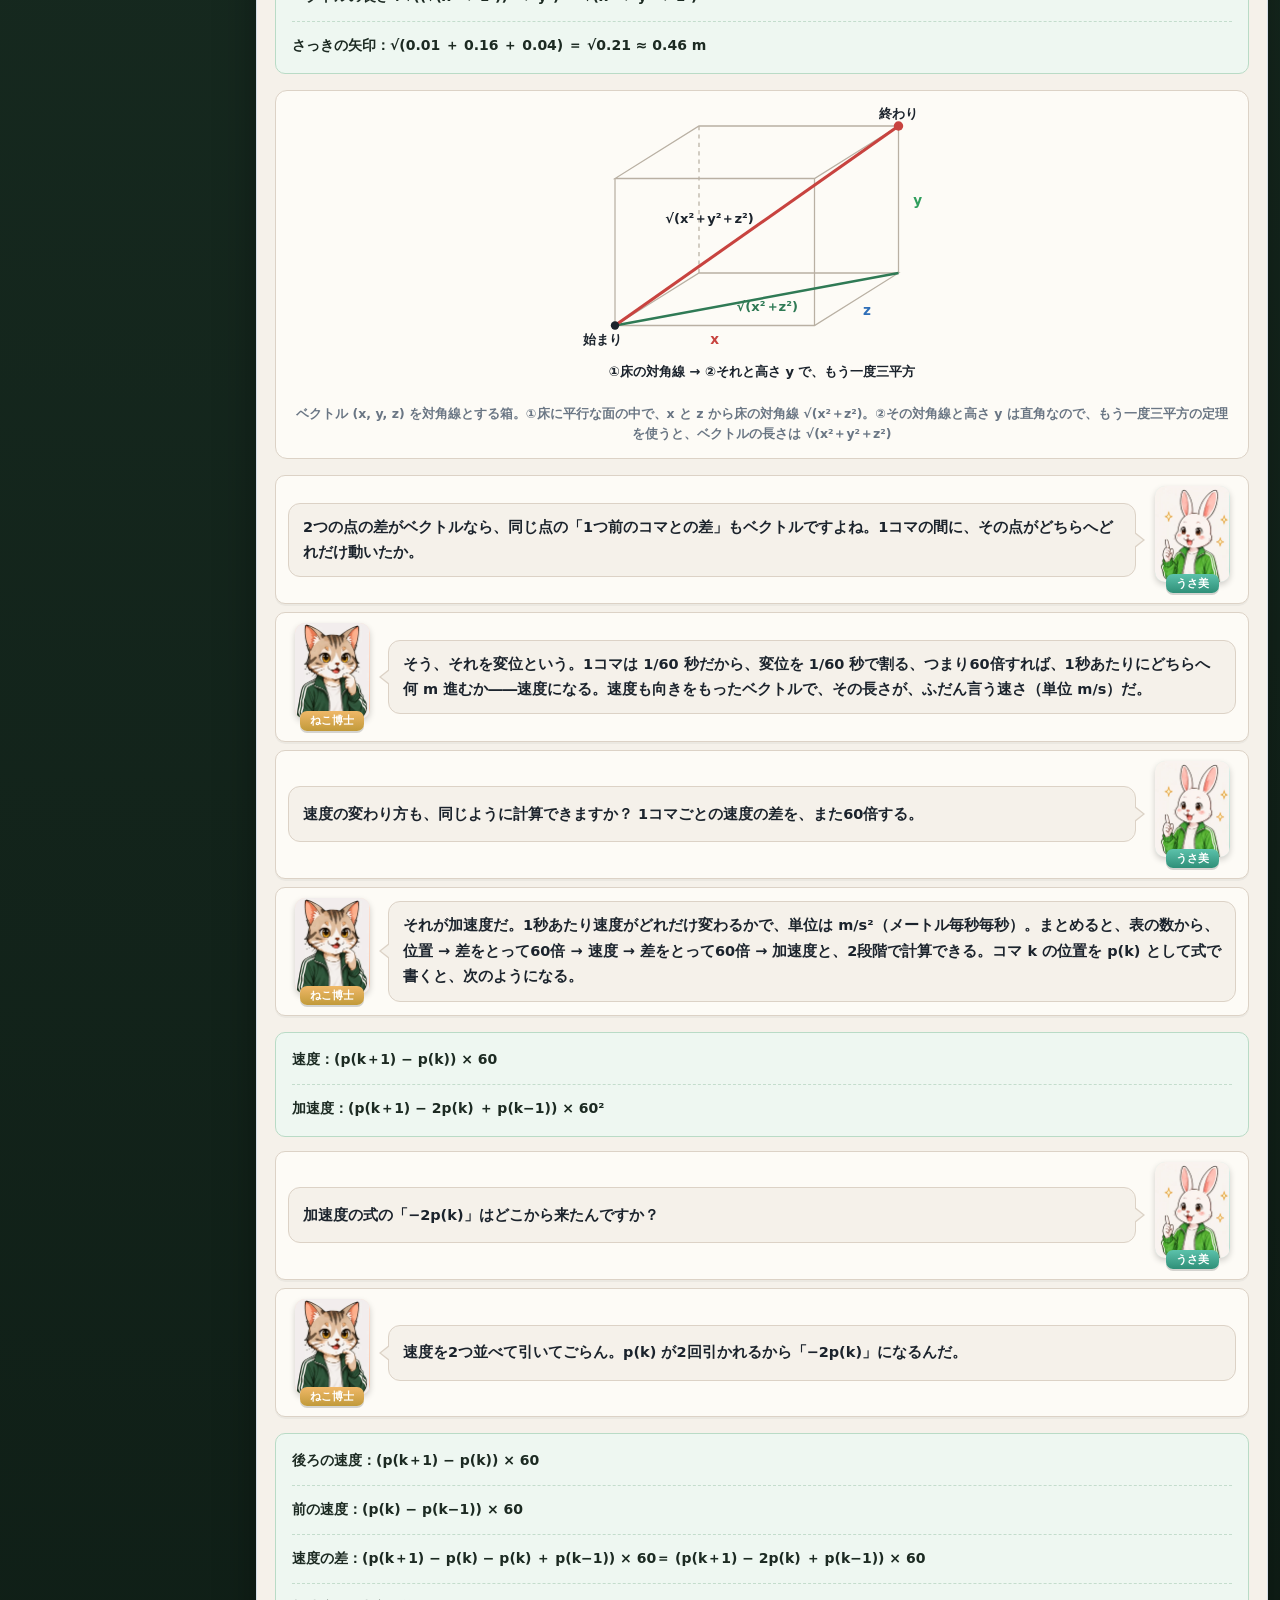
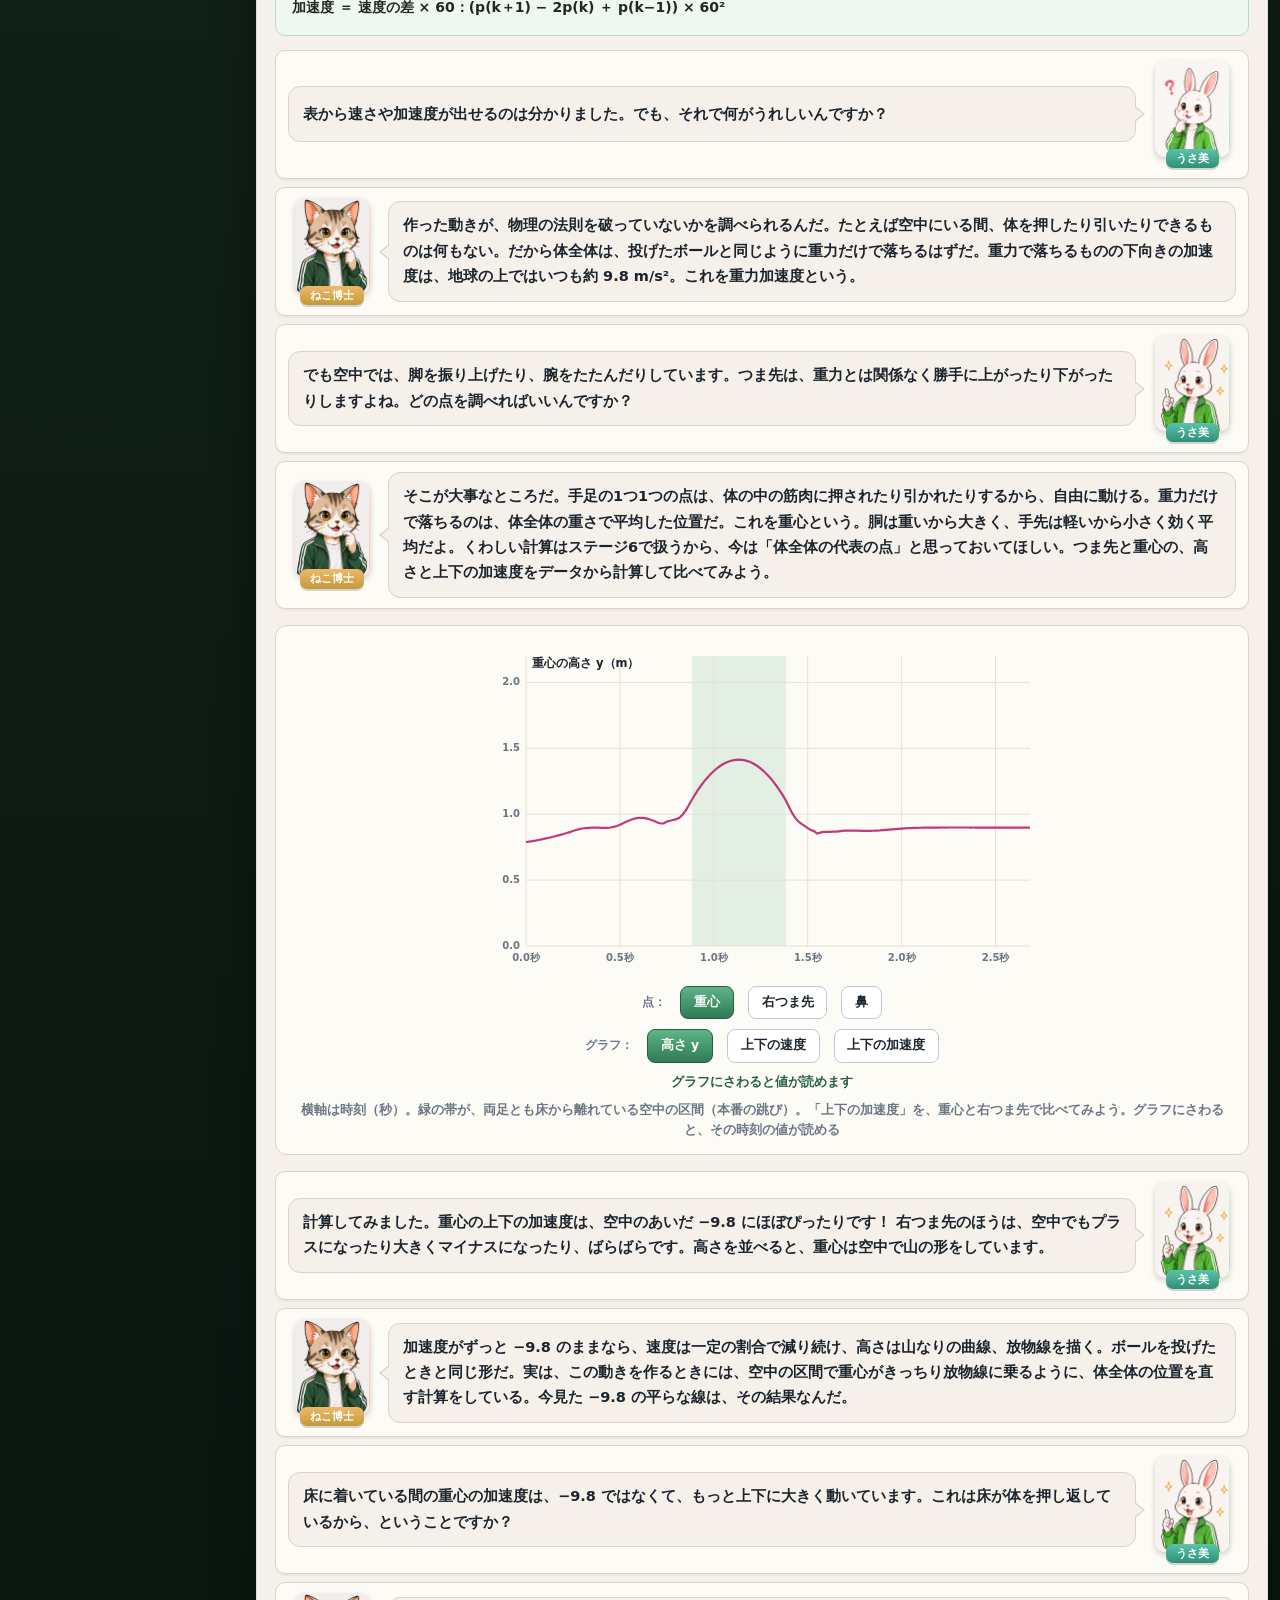
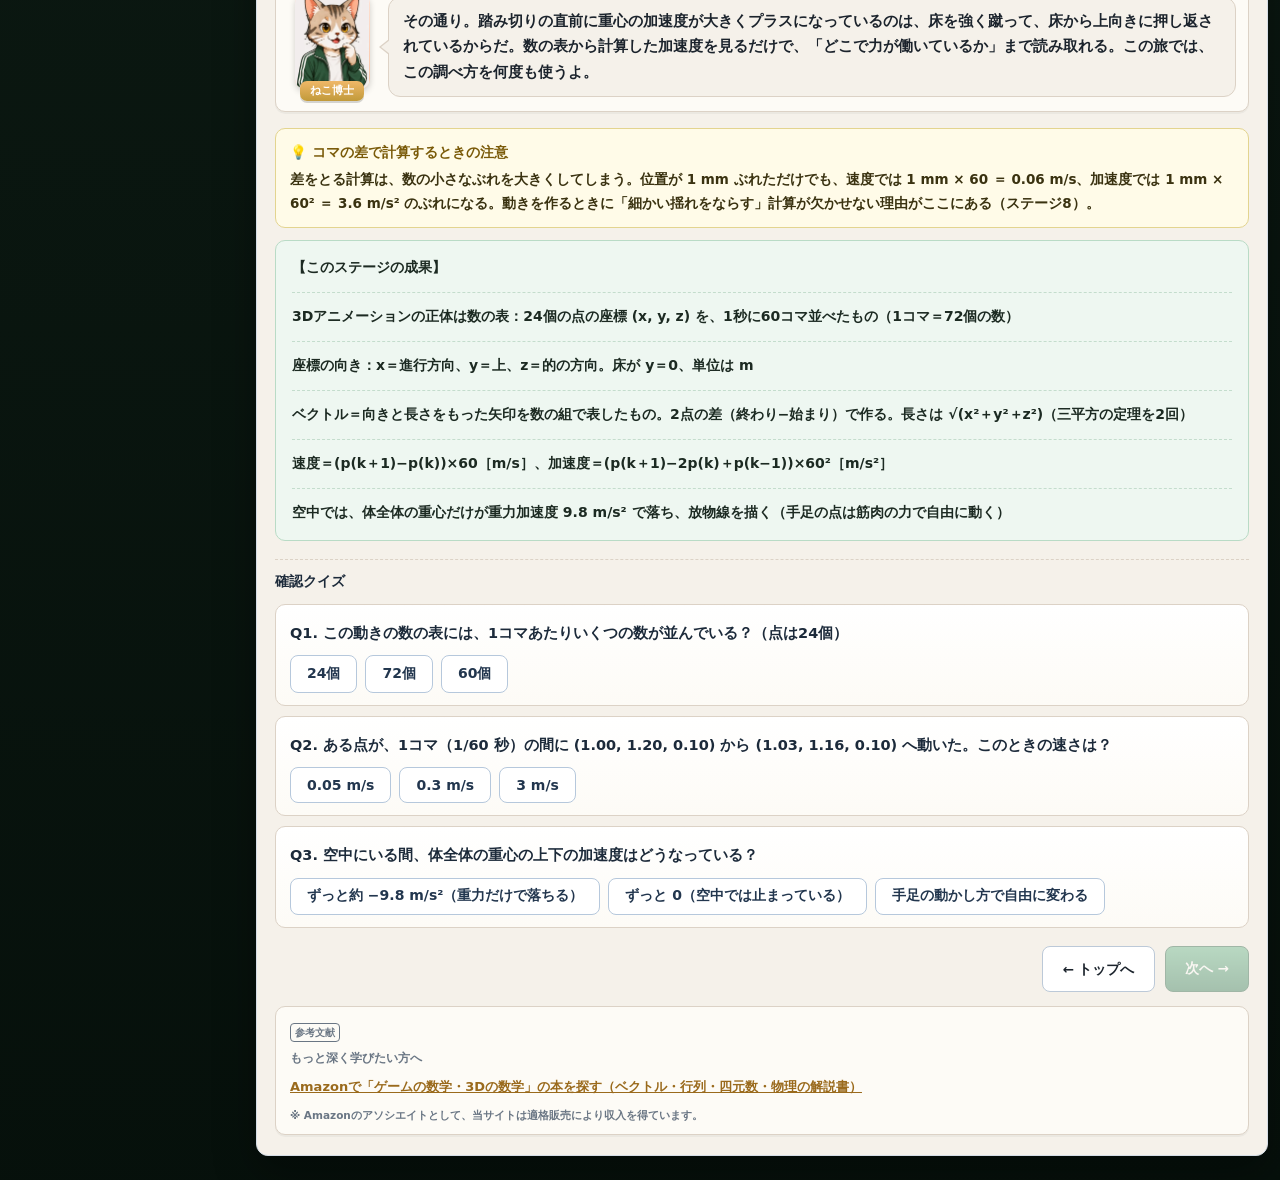
<file: stage1.html>
<!DOCTYPE html>
<html lang="ja">
<head>
<meta charset="UTF-8">
<meta name="viewport" content="width=device-width, initial-scale=1.0">
<meta name="theme-color" content="#16291f">
<!-- Google tag (gtag.js) -->
<script async src="https://www.googletagmanager.com/gtag/js?id=G-9RTQCP2HXM"></script>
<script>
  window.dataLayer = window.dataLayer || [];
  function gtag(){dataLayer.push(arguments);}
  gtag('js', new Date());
  gtag('config', 'G-9RTQCP2HXM');
</script>
<title>STAGE1 動きは数の表（座標・ベクトル・速さと加速度） ― チート900を数式で動かす</title>
<meta name="description" content="3Dアニメーションの正体は、24個の点の座標 (x, y, z) を1秒に60回並べた数の表。3次元の座標、ベクトル（矢印）と長さ、コマの差から速さと加速度を出す方法を学び、空中では重心が重力加速度 9.8 m/s² で落ちることを実際のデータで確かめる。">
<link rel="canonical" href="https://physics-engine.habatakijuku.com/stage1">
<meta property="og:type" content="article">
<meta property="og:site_name" content="チート900を数式で動かす">
<meta property="og:locale" content="ja_JP">
<meta property="og:title" content="STAGE1 動きは数の表（座標・ベクトル・速さと加速度） ― チート900を数式で動かす">
<meta property="og:description" content="アニメーションの正体は数の表。3次元の座標とベクトル、コマの差から速さと加速度を出し、空中の重心が 9.8 m/s² で落ちることを確かめる。">
<meta property="og:url" content="https://physics-engine.habatakijuku.com/stage1">
<meta property="og:image" content="https://physics-engine.habatakijuku.com/images/ogp.png">
<meta property="og:image:width" content="1200">
<meta property="og:image:height" content="630">
<meta property="og:image:alt" content="チート900を数式で動かす：空中で回りながら蹴る棒人間と、角運動量の式 L＝Iω">
<meta name="twitter:card" content="summary_large_image">
<link rel="icon" type="image/png" href="images/favicon.png">
<link rel="apple-touch-icon" href="images/apple-touch-icon.png">
<script type="application/ld+json">
{
  "@context": "https://schema.org",
  "@graph": [
    {
      "@type": "LearningResource",
      "name": "STAGE1 動きは数の表",
      "description": "3Dアニメーションの正体は、24個の点の座標 (x, y, z) を1秒に60回並べた数の表。3次元の座標、ベクトルと長さ、コマの差から速さと加速度を出し、空中の重心が 9.8 m/s² で落ちることを確かめる。",
      "url": "https://physics-engine.habatakijuku.com/stage1",
      "inLanguage": "ja",
      "learningResourceType": "learning activity",
      "educationalLevel": "中学生以上",
      "isAccessibleForFree": true,
      "position": 1,
      "isPartOf": { "@type": "LearningResource", "name": "チート900を数式で動かす", "url": "https://physics-engine.habatakijuku.com/" },
      "author": { "@type": "Person", "name": "ruglerugle" }
    },
    {
      "@type": "BreadcrumbList",
      "itemListElement": [
        { "@type": "ListItem", "position": 1, "name": "チート900を数式で動かす", "item": "https://physics-engine.habatakijuku.com/" },
        { "@type": "ListItem", "position": 2, "name": "STAGE1 動きは数の表", "item": "https://physics-engine.habatakijuku.com/stage1" }
      ]
    }
  ]
}
</script>
<link rel="stylesheet" href="design-system.css?v=20261024a">
<style>
  .sim-controls{display:flex;align-items:center;gap:8px 14px;flex-wrap:wrap;justify-content:center;margin-top:10px}
  .sim-controls .btn{font-size:12.5px;padding:.45rem .8rem}
  .sim-controls .btn[aria-pressed="true"]{background:linear-gradient(#5fb487,#2f7a55);border-color:#245f42;color:#fff}
  .sim-controls label{display:inline-flex;align-items:center;gap:6px;font-size:12px;font-weight:800;color:var(--ink)}
  .sim-controls input[type=range]{width:min(260px,60vw);accent-color:#2f7a55}
  .sim-controls output{font-variant-numeric:tabular-nums;min-width:4.6em;text-align:right;color:#245f42}
  .sim-play{padding:6px 16px;border:1px solid var(--line);border-radius:999px;background:var(--paper2);color:var(--ink);font-size:12px;font-weight:800;cursor:pointer}
  .sim-play:hover{background:#fff}
  .cv-wrap{width:100%;max-width:560px;margin-left:auto;margin-right:auto}
  .cv-wrap canvas{display:block;width:100%;height:auto;border-radius:8px}
  .readout{display:flex;flex-wrap:wrap;gap:6px 16px;justify-content:center;margin-top:8px;font-size:12.5px;font-weight:800;color:#245f42;font-variant-numeric:tabular-nums}
  .readout span b{color:var(--ink)}
  .num-table{margin:10px auto 0;border-collapse:collapse;font-size:12px;font-variant-numeric:tabular-nums;max-width:100%}
  .num-table th,.num-table td{border:1px solid var(--line);padding:3px 8px;text-align:right}
  .num-table th{background:var(--paper2);font-weight:900;color:var(--ink)}
  .num-table td.nm{text-align:left;font-weight:800;color:var(--muted)}
  .num-table tr.hl td{background:#fff4d6}
  .tbl-wrap{overflow-x:auto}
  .note-box{background:#fffbe8;border:1px solid #e3d48f;border-radius:10px;padding:12px 14px;margin:12px 0;font-size:13.5px;line-height:1.75;color:#3a3210;font-weight:700}
  .note-box .nb-title{display:block;font-weight:950;margin-bottom:4px;color:#7a5a08}
  .diagram-box svg.box3d{max-width:min(100%,420px)}
  .box3d .e{stroke:#b9b0a3;stroke-width:1.2;fill:none}
  .box3d .eh{stroke:#b9b0a3;stroke-width:1.2;stroke-dasharray:4 4;fill:none}
  .box3d .d1{stroke:#2f7a55;stroke-width:2.4}
  .box3d .d2{stroke:#c8433f;stroke-width:3}
  .box3d .lx{fill:#c8433f;font-size:13px;font-weight:900}
  .box3d .ly{fill:#2f9e5c;font-size:13px;font-weight:900}
  .box3d .lz{fill:#2f6fb8;font-size:13px;font-weight:900}
  .box3d .lb{fill:#1b232c;font-size:12.5px;font-weight:900}
  .box3d .lm{fill:#2f7a55;font-size:12.5px;font-weight:900}
</style>
</head>
<body>
<div class="app-shell side-collapsed" id="app-shell">
  <header class="game-header">
    <div class="brand">
      <div class="brand-title"><a class="head-reset home-badge" href="index.html" title="トップへ" aria-label="トップへ">🥋</a> <span>チート900を数式で動かす</span></div>
      <div class="brand-sub">STAGE 1 ― 動きは数の表 ―</div>
    </div>
    <div class="head-progress-wrap">
      <div class="head-progress-label" id="progress-label">クリア 0 / 9</div>
      <div class="head-progress" role="progressbar" aria-label="クリア済みステージ数" aria-valuemin="0" aria-valuemax="9" aria-valuenow="0"><div class="head-progress-fill" id="progress-fill" style="width:0%"></div></div>
    </div>
    <div class="header-actions">
      <button class="head-reset" id="btn-reset-all">🔄 最初から</button>
      <button class="head-reset" id="head-nav-toggle" title="ステージ一覧の表示切替">☰ ナビ</button>
    </div>
  </header>
  <div class="game-layout">
    <div class="side-backdrop" id="side-backdrop"></div>
    <aside class="side-panel">
      <div class="side-head">
        <button class="side-toggle" id="sidebar-toggle" title="ステージ一覧の表示切替" aria-label="ステージ一覧の表示切替">☰</button>
        <span class="side-head-text">📚 ステージ一覧</span>
      </div>
      <div class="side-list" id="side-list"></div>
    </aside>
    <main class="main-area">
      <div class="chapter-head">
        <span class="chapter-badge">STAGE 1</span><h1 class="chapter-title">動きは数の表</h1>
        <div class="chapter-sub">座標・ベクトル・速さと加速度</div>
      </div>
      <div class="mission-box">
        <div class="mission-label">🎯 ミッション</div>
        <div class="mission-text">3Dアニメーションが「点の座標を並べた数の表」でできていることを知り、表から<strong>速さ</strong>と<strong>加速度</strong>を計算する方法を身につけよう。空中では体全体の平均の位置（重心）が、重力の 9.8 m/s² で落ちていることを、実際のデータで確かめられれば合格。</div>
        <span class="mission-status" id="mission-status">未達成</span>
      </div>

      <div class="dialogue-scene">
        <div class="dialog-row">
          <div class="dialog-character">
            <div class="dialog-avatar mentor"><img src="images/cat.webp" width="300" height="386" alt=""></div>
            <div class="dialog-name mentor">ねこ博士</div>
          </div>
          <div class="dialog-bubble">今日から新しい旅を始めよう。題材は<strong>チート900（ナインハンドレッド）</strong>という蹴り技だ。助走のステップで体をひねりながら跳び上がり、空中でぐるぐる回って、回りながら回し蹴りを当てて着地する。ステップで地面の上を約520°、空中で約1周、合わせて900°（2回転半）回るから「900」と呼ぶ。トップページで跳んでいた棒人間がそれだよ。</div>
        </div>
        <div class="dialog-row right">
          <div class="dialog-character">
            <div class="dialog-avatar student"><img src="images/rabbit.webp" width="300" height="386" alt=""></div>
            <div class="dialog-name student">うさ美</div>
          </div>
          <div class="dialog-bubble">あの棒人間、どの向きから見ても自然に跳んでいました。動画を撮ったのではなくて、コンピュータの中で作った動きですよね。どうやって作るんですか？</div>
        </div>
        <div class="dialog-row">
          <div class="dialog-character">
            <div class="dialog-avatar mentor"><img src="images/cat.webp" width="300" height="386" alt="" loading="lazy" decoding="async"></div>
            <div class="dialog-name mentor">ねこ博士</div>
          </div>
          <div class="dialog-bubble">それがこの旅の主題なんだ。あの動きを作るときには、矢印の計算、点を回す計算、膝の位置を決める計算、空中で回る速さを決める物理の法則……と、たくさんの数学と物理を使った。この旅では、それを1つずつ自分の手で確かめていく。今日はいちばん土台の話、<strong>コンピュータの中で「動き」はどんな形をしているか</strong>だ。</div>
        </div>
        <div class="dialog-row right">
          <div class="dialog-character">
            <div class="dialog-avatar student"><img src="images/rabbit.webp" width="300" height="386" alt="" loading="lazy" decoding="async"></div>
            <div class="dialog-name student">うさ美</div>
          </div>
          <div class="dialog-bubble">パラパラ漫画のように、少しずつ違う絵をたくさん描いて、次々に見せているんですか？</div>
        </div>
        <div class="dialog-row">
          <div class="dialog-character">
            <div class="dialog-avatar mentor"><img src="images/cat.webp" width="300" height="386" alt="" loading="lazy" decoding="async"></div>
            <div class="dialog-name mentor">ねこ博士</div>
          </div>
          <div class="dialog-bubble">「少しずつ違うものを次々に見せる」のはその通り。でも、しまってあるのは絵ではなく<strong>数</strong>なんだ。体の決まった場所――頭、両肩、両ひじ、両手首、腰の左右、両膝、両足首、かかと、つま先など――に<strong>24個の点</strong>を決めておき、それぞれの点が<strong>どこにあるか</strong>を数で書く。それを<strong>1秒に60回</strong>、時刻を進めながら記録する。1回分を<strong>1コマ</strong>と呼ぶ。チート900は全部で162コマ、時間にして2.7秒だ。</div>
        </div>
        <div class="dialog-row right">
          <div class="dialog-character">
            <div class="dialog-avatar student"><img src="images/rabbit.webp" width="300" height="386" alt="" loading="lazy" decoding="async"></div>
            <div class="dialog-name student">うさ美</div>
          </div>
          <div class="dialog-bubble">「どこにあるか」を数で書く、というのは座標のことですか？ でも方眼紙の座標は横と縦の2つの数 (x, y) でした。体は立体なので、2つでは足りない気がします。</div>
        </div>
        <div class="dialog-row">
          <div class="dialog-character">
            <div class="dialog-avatar mentor"><img src="images/cat.webp" width="300" height="386" alt="" loading="lazy" decoding="async"></div>
            <div class="dialog-name mentor">ねこ博士</div>
          </div>
          <div class="dialog-bubble">いいところに気づいたね。立体の中の位置は<strong>3つの数 (x, y, z)</strong> で決まる。部屋の床の1つの角を基準の点（<strong>原点</strong>）にして、そこから「前へ何 m、上へ何 m、横へ何 m」と言えば、部屋のどこでも1か所に決まるだろう。この旅では、<strong>x を進行方向（跳んでいく向き）</strong>、<strong>y を上</strong>、<strong>z を的（ミット）のある横の向き</strong>にとる。長さの単位はメートル（m）、床の高さが y＝0 だ。</div>
        </div>
      </div>

      <div class="diagram-box">
        <div class="cv-wrap"><canvas id="cv1" role="img" aria-label="チート900の棒人間と座標軸。コマのスライダーで時刻を動かし、選んだ点の座標 (x, y, z) を読む。ドラッグで見る向きを回せる"></canvas></div>
        <div class="sim-controls">
          <label>コマ <input type="range" id="k1" min="0" max="161" value="70" step="1"> <output id="k1o"></output></label>
          <button class="sim-play" id="play1" type="button" aria-pressed="false">▶ 再生</button>
        </div>
        <div class="sim-controls" id="pick1">
          <span style="font-size:11.5px;font-weight:800;color:var(--muted)">座標を読む点：</span>
          <button class="btn" type="button" data-pt="toeR" aria-pressed="true">右つま先</button>
          <button class="btn" type="button" data-pt="toeL" aria-pressed="false">左つま先</button>
          <button class="btn" type="button" data-pt="wrR" aria-pressed="false">右手首</button>
          <button class="btn" type="button" data-pt="nose" aria-pressed="false">鼻</button>
        </div>
        <div class="readout" id="ro1"></div>
        <div class="tbl-wrap"><table class="num-table" id="tbl1" aria-label="このコマの数の表（一部）"></table></div>
        <div class="diagram-caption">スライダーでコマ（時刻）を動かすと、選んだ点（白丸）の座標 (x, y, z) が変わる。点線は、点から床へ下ろした線と、床の上で x と z を測る線。左下の3本の矢印は x・y・z の向き。表はこのコマの「数の表」の一部で、24点×3つ＝72個の数が1コマ分。図はドラッグで回して見られる</div>
      </div>

      <div class="dialogue-scene">
        <div class="dialog-row right">
          <div class="dialog-character">
            <div class="dialog-avatar student"><img src="images/rabbit.webp" width="300" height="386" alt="" loading="lazy" decoding="async"></div>
            <div class="dialog-name student">うさ美</div>
          </div>
          <div class="dialog-bubble">1コマに24点×3つで72個の数。それが162コマ分並んだ表が、あの動きの全部なんですね。画面に絵を出すときは、その数を毎回読んで線を引いているんですか？</div>
        </div>
        <div class="dialog-row">
          <div class="dialog-character">
            <div class="dialog-avatar mentor"><img src="images/cat.webp" width="300" height="386" alt="" loading="lazy" decoding="async"></div>
            <div class="dialog-name mentor">ねこ博士</div>
          </div>
          <div class="dialog-bubble">そうだ。肩とひじ、ひじと手首……と決まった点どうしを線で結ぶと棒人間になる。立体を画面という平面に写す計算はいちばん最後のステージで扱うから、今はコンピュータに任せておこう。今日考えたいのは、<strong>この表から、どれだけのことが読み取れるか</strong>だ。まず、2つの点の「位置の差」を考える。たとえば右膝から右足首へ向かう矢印。</div>
        </div>
        <div class="dialog-row right">
          <div class="dialog-character">
            <div class="dialog-avatar student"><img src="images/rabbit.webp" width="300" height="386" alt="" loading="lazy" decoding="async"></div>
            <div class="dialog-name student">うさ美</div>
          </div>
          <div class="dialog-bubble">矢印を数で書くには、どうするんですか？</div>
        </div>
        <div class="dialog-row">
          <div class="dialog-character">
            <div class="dialog-avatar mentor"><img src="images/cat.webp" width="300" height="386" alt="" loading="lazy" decoding="async"></div>
            <div class="dialog-name mentor">ねこ博士</div>
          </div>
          <div class="dialog-bubble">終わりの点の座標から、始まりの点の座標を、x・y・z ごとに引けばいい。膝が (1.20, 0.50, 0.10)、足首が (1.10, 0.10, 0.30) なら、矢印は (1.10−1.20, 0.10−0.50, 0.30−0.10)＝<strong>(−0.10, −0.40, 0.20)</strong>。「後ろへ 0.10 m、下へ 0.40 m、的の側へ 0.20 m」という意味だ。こうして<strong>向きと長さをもった矢印を、数の組で表したもの</strong>を<strong>ベクトル</strong>という。始まりの点がどこにあっても、同じ向き・同じ長さの矢印は同じベクトルだ。</div>
        </div>
        <div class="dialog-row right">
          <div class="dialog-character">
            <div class="dialog-avatar student"><img src="images/rabbit.webp" width="300" height="386" alt="" loading="lazy" decoding="async"></div>
            <div class="dialog-name student">うさ美</div>
          </div>
          <div class="dialog-bubble">矢印の長さは、すねの長さですよね。平面なら三平方の定理で √(x²＋y²) でした。立体だとどうなりますか？</div>
        </div>
        <div class="dialog-row">
          <div class="dialog-character">
            <div class="dialog-avatar mentor"><img src="images/cat.webp" width="300" height="386" alt="" loading="lazy" decoding="async"></div>
            <div class="dialog-name mentor">ねこ博士</div>
          </div>
          <div class="dialog-bubble">三平方の定理を2回使えばいい。矢印を対角線とする箱を考えて、まず床に平行な面の中で、x と z の2辺から床の対角線の長さ √(x²＋z²) を出す。その対角線と、高さ y が直角に交わる三角形で、もう一度三平方の定理を使う。これがベクトルの<strong>長さ</strong>だ。さっきの矢印なら約 0.46 m。すねの長さとして、ちょうどいいくらいだね。</div>
        </div>
      </div>

      <div class="formula-box">
        <span class="step">床の対角線：<span class="nw">√(x² ＋ z²)</span></span>
        <span class="step">ベクトルの長さ：<span class="nw">√((√(x² ＋ z²))² ＋ y²)</span> <span class="nw">＝ √(x² ＋ y² ＋ z²)</span></span>
        <span class="step">さっきの矢印：<span class="nw">√(0.01 ＋ 0.16 ＋ 0.04)</span> <span class="nw">＝ √0.21 ≈ 0.46 m</span></span>
      </div>

      <div class="diagram-box">
        <svg class="box3d" viewBox="0 0 400 270" width="100%" role="img" aria-label="ベクトルを対角線とする直方体。床の面で x と z から床の対角線√(x²＋z²)を出し、それと高さ y で三平方の定理をもう一度使うと、長さは√(x²＋y²＋z²)">
          <polygon class="e" points="60,210 250,210 330,160 140,160"></polygon>
          <line class="e" x1="60" y1="210" x2="60" y2="70"></line>
          <line class="e" x1="250" y1="210" x2="250" y2="70"></line>
          <line class="e" x1="330" y1="160" x2="330" y2="20"></line>
          <line class="eh" x1="140" y1="160" x2="140" y2="20"></line>
          <polygon class="e" points="60,70 250,70 330,20 140,20"></polygon>
          <line class="d1" x1="60" y1="210" x2="330" y2="160"></line>
          <line class="d2" x1="60" y1="210" x2="330" y2="20"></line>
          <circle cx="60" cy="210" r="4" fill="#1b232c"></circle><circle cx="330" cy="20" r="4.5" fill="#c8433f"></circle>
          <text class="lx" x="155" y="228" text-anchor="middle">x</text>
          <text class="lz" x="300" y="200" text-anchor="middle">z</text>
          <text class="ly" x="344" y="95">y</text>
          <text class="lm" x="205" y="196" text-anchor="middle">√(x²＋z²)</text>
          <text class="lb" x="150" y="112" text-anchor="middle">√(x²＋y²＋z²)</text>
          <text class="lb" x="48" y="228" text-anchor="middle">始まり</text>
          <text class="lb" x="330" y="12" text-anchor="middle">終わり</text>
          <text class="lb" x="200" y="258" text-anchor="middle">①床の対角線 → ②それと高さ y で、もう一度三平方</text>
        </svg>
        <div class="diagram-caption">ベクトル (x, y, z) を対角線とする箱。①床に平行な面の中で、x と z から床の対角線 √(x²＋z²)。②その対角線と高さ y は直角なので、もう一度三平方の定理を使うと、ベクトルの長さは √(x²＋y²＋z²)</div>
      </div>

      <div class="dialogue-scene">
        <div class="dialog-row right">
          <div class="dialog-character">
            <div class="dialog-avatar student"><img src="images/rabbit.webp" width="300" height="386" alt="" loading="lazy" decoding="async"></div>
            <div class="dialog-name student">うさ美</div>
          </div>
          <div class="dialog-bubble">2つの点の差がベクトルなら、同じ点の「1つ前のコマとの差」もベクトルですよね。1コマの間に、その点がどちらへどれだけ動いたか。</div>
        </div>
        <div class="dialog-row">
          <div class="dialog-character">
            <div class="dialog-avatar mentor"><img src="images/cat.webp" width="300" height="386" alt="" loading="lazy" decoding="async"></div>
            <div class="dialog-name mentor">ねこ博士</div>
          </div>
          <div class="dialog-bubble">そう、それを<strong>変位</strong>という。1コマは 1/60 秒だから、変位を 1/60 秒で割る、つまり<strong>60倍</strong>すれば、1秒あたりにどちらへ何 m 進むか――<strong>速度</strong>になる。速度も向きをもったベクトルで、その長さが、ふだん言う<strong>速さ</strong>（単位 m/s）だ。</div>
        </div>
        <div class="dialog-row right">
          <div class="dialog-character">
            <div class="dialog-avatar student"><img src="images/rabbit.webp" width="300" height="386" alt="" loading="lazy" decoding="async"></div>
            <div class="dialog-name student">うさ美</div>
          </div>
          <div class="dialog-bubble">速度の変わり方も、同じように計算できますか？ 1コマごとの速度の差を、また60倍する。</div>
        </div>
        <div class="dialog-row">
          <div class="dialog-character">
            <div class="dialog-avatar mentor"><img src="images/cat.webp" width="300" height="386" alt="" loading="lazy" decoding="async"></div>
            <div class="dialog-name mentor">ねこ博士</div>
          </div>
          <div class="dialog-bubble">それが<strong>加速度</strong>だ。1秒あたり速度がどれだけ変わるかで、単位は m/s²（メートル毎秒毎秒）。まとめると、表の数から、<strong>位置 → 差をとって60倍 → 速度 → 差をとって60倍 → 加速度</strong>と、2段階で計算できる。コマ k の位置を p(k) として式で書くと、次のようになる。</div>
        </div>
      </div>

      <div class="formula-box">
        <span class="step">速度：<span class="nw">(p(k＋1) − p(k)) × 60</span></span>
        <span class="step">加速度：<span class="nw">(p(k＋1) − 2p(k)</span> <span class="nw">＋ p(k−1)) × 60²</span></span>
      </div>

      <div class="dialogue-scene">
        <div class="dialog-row right">
          <div class="dialog-character">
            <div class="dialog-avatar student"><img src="images/rabbit.webp" width="300" height="386" alt="" loading="lazy" decoding="async"></div>
            <div class="dialog-name student">うさ美</div>
          </div>
          <div class="dialog-bubble">加速度の式の「−2p(k)」はどこから来たんですか？</div>
        </div>
        <div class="dialog-row">
          <div class="dialog-character">
            <div class="dialog-avatar mentor"><img src="images/cat.webp" width="300" height="386" alt="" loading="lazy" decoding="async"></div>
            <div class="dialog-name mentor">ねこ博士</div>
          </div>
          <div class="dialog-bubble">速度を2つ並べて引いてごらん。p(k) が2回引かれるから「−2p(k)」になるんだ。</div>
        </div>
      </div>

      <div class="formula-box">
        <span class="step">後ろの速度：<span class="nw">(p(k＋1) − p(k)) × 60</span></span>
        <span class="step">前の速度：<span class="nw">(p(k) − p(k−1)) × 60</span></span>
        <span class="step">速度の差：<span class="nw">(p(k＋1) − p(k)</span> <span class="nw">− p(k) ＋ p(k−1)) × 60</span><br class="wbr"><span class="nw">＝ (p(k＋1) − 2p(k)</span> <span class="nw">＋ p(k−1)) × 60</span></span>
        <span class="step">加速度 ＝ 速度の差 × 60：<span class="nw">(p(k＋1) − 2p(k)</span> <span class="nw">＋ p(k−1)) × 60²</span></span>
      </div>

      <div class="dialogue-scene">
        <div class="dialog-row right">
          <div class="dialog-character">
            <div class="dialog-avatar student"><img src="images/rabbitThink.webp" width="300" height="386" alt="" loading="lazy" decoding="async"></div>
            <div class="dialog-name student">うさ美</div>
          </div>
          <div class="dialog-bubble">表から速さや加速度が出せるのは分かりました。でも、それで何がうれしいんですか？</div>
        </div>
        <div class="dialog-row">
          <div class="dialog-character">
            <div class="dialog-avatar mentor"><img src="images/cat.webp" width="300" height="386" alt="" loading="lazy" decoding="async"></div>
            <div class="dialog-name mentor">ねこ博士</div>
          </div>
          <div class="dialog-bubble"><strong>作った動きが、物理の法則を破っていないかを調べられる</strong>んだ。たとえば空中にいる間、体を押したり引いたりできるものは何もない。だから体全体は、投げたボールと同じように<strong>重力だけ</strong>で落ちるはずだ。重力で落ちるものの下向きの加速度は、地球の上ではいつも約 <strong>9.8 m/s²</strong>。これを<strong>重力加速度</strong>という。</div>
        </div>
        <div class="dialog-row right">
          <div class="dialog-character">
            <div class="dialog-avatar student"><img src="images/rabbit.webp" width="300" height="386" alt="" loading="lazy" decoding="async"></div>
            <div class="dialog-name student">うさ美</div>
          </div>
          <div class="dialog-bubble">でも空中では、脚を振り上げたり、腕をたたんだりしています。つま先は、重力とは関係なく勝手に上がったり下がったりしますよね。どの点を調べればいいんですか？</div>
        </div>
        <div class="dialog-row">
          <div class="dialog-character">
            <div class="dialog-avatar mentor"><img src="images/cat.webp" width="300" height="386" alt="" loading="lazy" decoding="async"></div>
            <div class="dialog-name mentor">ねこ博士</div>
          </div>
          <div class="dialog-bubble">そこが大事なところだ。手足の1つ1つの点は、体の中の筋肉に押されたり引かれたりするから、自由に動ける。重力だけで落ちるのは、<strong>体全体の重さで平均した位置</strong>だ。これを<strong>重心</strong>という。胴は重いから大きく、手先は軽いから小さく効く平均だよ。くわしい計算はステージ6で扱うから、今は「体全体の代表の点」と思っておいてほしい。つま先と重心の、高さと上下の加速度をデータから計算して比べてみよう。</div>
        </div>
      </div>

      <div class="diagram-box">
        <div class="cv-wrap"><canvas id="cv2" role="img" aria-label="選んだ点の高さ（位置）、上下の速度、上下の加速度を時間のグラフで表示。空中の区間は色付き。重心の加速度は空中でずっと −9.8"></canvas></div>
        <div class="sim-controls" id="pick2">
          <span style="font-size:11.5px;font-weight:800;color:var(--muted)">点：</span>
          <button class="btn" type="button" data-pt="com" aria-pressed="true">重心</button>
          <button class="btn" type="button" data-pt="toeR" aria-pressed="false">右つま先</button>
          <button class="btn" type="button" data-pt="nose" aria-pressed="false">鼻</button>
        </div>
        <div class="sim-controls" id="mode2">
          <span style="font-size:11.5px;font-weight:800;color:var(--muted)">グラフ：</span>
          <button class="btn" type="button" data-m="0" aria-pressed="true">高さ y</button>
          <button class="btn" type="button" data-m="1" aria-pressed="false">上下の速度</button>
          <button class="btn" type="button" data-m="2" aria-pressed="false">上下の加速度</button>
        </div>
        <div class="readout" id="ro2"></div>
        <div class="diagram-caption">横軸は時刻（秒）。緑の帯が、両足とも床から離れている空中の区間（本番の跳び）。「上下の加速度」を、重心と右つま先で比べてみよう。グラフにさわると、その時刻の値が読める</div>
      </div>

      <div class="dialogue-scene">
        <div class="dialog-row right">
          <div class="dialog-character">
            <div class="dialog-avatar student"><img src="images/rabbit.webp" width="300" height="386" alt="" loading="lazy" decoding="async"></div>
            <div class="dialog-name student">うさ美</div>
          </div>
          <div class="dialog-bubble">計算してみました。重心の上下の加速度は、空中のあいだ −9.8 にほぼぴったりです！ 右つま先のほうは、空中でもプラスになったり大きくマイナスになったり、ばらばらです。高さを並べると、重心は空中で山の形をしています。</div>
        </div>
        <div class="dialog-row">
          <div class="dialog-character">
            <div class="dialog-avatar mentor"><img src="images/cat.webp" width="300" height="386" alt="" loading="lazy" decoding="async"></div>
            <div class="dialog-name mentor">ねこ博士</div>
          </div>
          <div class="dialog-bubble">加速度がずっと −9.8 のままなら、速度は一定の割合で減り続け、高さは山なりの曲線、<strong>放物線</strong>を描く。ボールを投げたときと同じ形だ。実は、この動きを作るときには、空中の区間で重心がきっちり放物線に乗るように、体全体の位置を直す計算をしている。今見た −9.8 の平らな線は、その結果なんだ。</div>
        </div>
        <div class="dialog-row right">
          <div class="dialog-character">
            <div class="dialog-avatar student"><img src="images/rabbit.webp" width="300" height="386" alt="" loading="lazy" decoding="async"></div>
            <div class="dialog-name student">うさ美</div>
          </div>
          <div class="dialog-bubble">床に着いている間の重心の加速度は、−9.8 ではなくて、もっと上下に大きく動いています。これは床が体を押し返しているから、ということですか？</div>
        </div>
        <div class="dialog-row">
          <div class="dialog-character">
            <div class="dialog-avatar mentor"><img src="images/cat.webp" width="300" height="386" alt="" loading="lazy" decoding="async"></div>
            <div class="dialog-name mentor">ねこ博士</div>
          </div>
          <div class="dialog-bubble">その通り。踏み切りの直前に重心の加速度が大きくプラスになっているのは、床を強く蹴って、床から上向きに押し返されているからだ。数の表から計算した加速度を見るだけで、「どこで力が働いているか」まで読み取れる。この旅では、この調べ方を何度も使うよ。</div>
        </div>
      </div>

      <div class="note-box"><span class="nb-title">💡 コマの差で計算するときの注意</span>差をとる計算は、数の小さなぶれを大きくしてしまう。位置が 1 mm ぶれただけでも、速度では 1 mm × 60 ＝ 0.06 m/s、加速度では 1 mm × 60² ＝ 3.6 m/s² のぶれになる。動きを作るときに「細かい揺れをならす」計算が欠かせない理由がここにある（ステージ8）。</div>

      <div class="formula-box">
        <span class="step">【このステージの成果】</span>
        <span class="step">3Dアニメーションの正体は数の表：24個の点の座標 (x, y, z) を、1秒に60コマ並べたもの（1コマ＝72個の数）</span>
        <span class="step">座標の向き：x＝進行方向、y＝上、z＝的の方向。床が y＝0、単位は m</span>
        <span class="step">ベクトル＝向きと長さをもった矢印を数の組で表したもの。2点の差（終わり−始まり）で作る。長さは <span class="nw">√(x²＋y²＋z²)</span>（三平方の定理を2回）</span>
        <span class="step">速度＝(p(k＋1)−p(k))×60［m/s］、加速度＝(p(k＋1)−2p(k)＋p(k−1))×60²［m/s²］</span>
        <span class="step">空中では、体全体の重心だけが重力加速度 9.8 m/s² で落ち、放物線を描く（手足の点は筋肉の力で自由に動く）</span>
      </div>

      <h2 class="quiz-head">確認クイズ</h2>
      <div class="quiz-card" data-quiz>
        <p class="quiz-q">Q1. この動きの数の表には、1コマあたりいくつの数が並んでいる？（点は24個）</p>
        <div class="choice-list">
          <button class="choice-btn">24個</button>
          <button class="choice-btn">72個</button>
          <button class="choice-btn">60個</button>
        </div>
        <div class="quiz-explain" hidden>正解！ 1つの点の位置は (x, y, z) の3つの数で決まるので、24点×3＝72個。それが1秒に60コマ並ぶ。</div>
      </div>
      <div class="quiz-card" data-quiz>
        <p class="quiz-q">Q2. ある点が、1コマ（1/60 秒）の間に (1.00, 1.20, 0.10) から (1.03, 1.16, 0.10) へ動いた。このときの速さは？</p>
        <div class="choice-list">
          <button class="choice-btn">0.05 m/s</button>
          <button class="choice-btn">0.3 m/s</button>
          <button class="choice-btn">3 m/s</button>
        </div>
        <div class="quiz-explain" hidden>正解！ 変位は (0.03, −0.04, 0)。その長さは √(0.03²＋0.04²＋0²)＝0.05 m。1コマは 1/60 秒なので、60倍して 3 m/s。</div>
      </div>
      <div class="quiz-card" data-quiz>
        <p class="quiz-q">Q3. 空中にいる間、体全体の重心の上下の加速度はどうなっている？</p>
        <div class="choice-list">
          <button class="choice-btn">ずっと約 −9.8 m/s²（重力だけで落ちる）</button>
          <button class="choice-btn">ずっと 0（空中では止まっている）</button>
          <button class="choice-btn">手足の動かし方で自由に変わる</button>
        </div>
        <div class="quiz-explain" hidden>正解！ 空中では体を押すものがないので、重心は重力だけで落ち、加速度はいつも約 −9.8 m/s²。手足の1つ1つの点は筋肉の力で自由に動くが、重心は放物線から外れられない。</div>
      </div>

      <div class="stage-nav">
        <a class="btn" href="index.html">← トップへ</a>
        <button class="btn btn-primary" id="btn-next" disabled>次へ →</button>
      </div>

      <div id="book-recommend"></div>
    </main>
  </div>
</div>

<script src="js/progress.js?v=20261024a"></script>
<script src="js/motion.js?v=20261024a"></script>
<script src="js/engine.js?v=20261024a"></script>
<script>RQ.initStagePage(1);</script>
<script>
/* ---------- 共通：空中の区間（両足とも床から 3cm 以上離れているコマ） ---------- */
var AIR=(function(){
  var out=[], on=false, a=0;
  for(var k=0;k<PE.N;k++){
    var low=['toeR','heelR','toeL','heelL'].some(function(n){return PE.P(k,n)[1]<0.03;});
    if(!low&&!on){on=true;a=k;} if(low&&on){on=false;out.push([a,k]);}
  }
  return out;
})();

/* ---------- シミュレータ1：棒人間と座標 ---------- */
(function(){
  var k=70, pt='toeR', st, cam, play;
  var NAME={toeR:'右つま先',toeL:'左つま先',wrR:'右手首',nose:'鼻'};
  var ROWS=[['nose','鼻'],['shR','右肩'],['wrR','右手首'],['hipR','右腰'],['kneeR','右膝'],['ankleR','右足首'],['toeR','右つま先'],['toeL','左つま先']];
  function draw(st){
    var ctx=st.ctx, W=st.W, H=st.H; ctx.clearRect(0,0,W,H); ctx.fillStyle=PE.C.paper; ctx.fillRect(0,0,W,H);
    var c=PE.com(k); cam.target=[c[0],Math.max(0.85,c[1]),0.1];  // カメラは重心について行く
    PE.floor(ctx,cam,-1.5,3.5,-1.5,1.5,0.5);
    PE.axes(ctx,cam,[c[0]-1.4,0,0.5],0.6);  // 座標軸の向き（x・y・z）
    var p=PE.pose(k), q=p[pt];
    // 点から床へ、床の上で x・z を測る線
    function seg(a,b,col,dash){var A=cam.proj(a),B=cam.proj(b);ctx.strokeStyle=col;ctx.lineWidth=1.6;ctx.setLineDash(dash||[]);ctx.beginPath();ctx.moveTo(A.x,A.y);ctx.lineTo(B.x,B.y);ctx.stroke();ctx.setLineDash([]);}
    seg(q,[q[0],0,q[2]],PE.C.y,[5,4]);
    seg([-1.5,0,q[2]],[q[0],0,q[2]],PE.C.x,[3,4]);
    seg([q[0],0,-1.5],[q[0],0,q[2]],PE.C.z,[3,4]);
    PE.drawBody(ctx,cam,p,{highlight:pt});
    var Q=cam.proj(q);
    PE.text(ctx,Q.x+10,Q.y-12,'('+PE.fmt(q[0],2)+', '+PE.fmt(q[1],2)+', '+PE.fmt(q[2],2)+')',PE.C.ink,12,900,'left');
    PE.text(ctx,10,16,'t = '+PE.fmt(k/PE.fps,3)+' 秒（コマ '+k+'）',PE.C.ink,12,900,'left');
    var air=AIR.some(function(r){return k>=r[0]&&k<r[1];});
    PE.text(ctx,10,34,air?'空中（両足とも床から離れている）':'床に足が着いている',air?PE.C.ok:PE.C.muted,11.5,800,'left');
    document.getElementById('ro1').innerHTML='<span>'+NAME[pt]+'：x（進行方向）= <b>'+PE.fmt(q[0],3)+'</b> m</span><span>y（高さ）= <b>'+PE.fmt(q[1],3)+'</b> m</span><span>z（的の方向）= <b>'+PE.fmt(q[2],3)+'</b> m</span>';
    var h='<tr><th>点</th><th>x</th><th>y</th><th>z</th></tr>';
    ROWS.forEach(function(r){var v=p[r[0]];h+='<tr'+(r[0]===pt?' class="hl"':'')+'><td class="nm">'+r[1]+'</td><td>'+PE.fmt(v[0],3)+'</td><td>'+PE.fmt(v[1],3)+'</td><td>'+PE.fmt(v[2],3)+'</td></tr>';});
    h+='<tr><td class="nm" colspan="4" style="text-align:center">…ほか16点（全部で 24 点 × 3 ＝ 72 個の数）</td></tr>';
    document.getElementById('tbl1').innerHTML=h;
  }
  st=PE.canvas('cv1',0.78,function(s){ if(cam) draw(s); });
  cam=PE.camera(st,{yaw:65,pitch:16,dist:5.6,target:[0.5,0.9,0.1],scale:0.95});
  var el=PE.bindRange('k1','k1o',function(v){return PE.fmt(v/PE.fps,2)+' 秒';},function(v){k=v;st.redraw();});
  document.querySelectorAll('#pick1 .btn').forEach(function(b){b.addEventListener('click',function(){pt=b.getAttribute('data-pt');document.querySelectorAll('#pick1 .btn').forEach(function(x){x.setAttribute('aria-pressed',x===b?'true':'false');});st.redraw();});});
  var ft=k;
  play=PE.player(document.getElementById('play1'),function(dt){ft=(ft+dt*PE.fps*0.5)%PE.N; el.set(Math.floor(ft));});
  el.addEventListener('input',function(){ft=parseFloat(el.value);});
  st.redraw();
})();

/* ---------- シミュレータ2：高さ・速度・加速度のグラフ ---------- */
(function(){
  var pt='com', mode=0, hover=null, st;
  var LABEL={com:'重心',toeR:'右つま先',nose:'鼻'};
  function series(){
    var y=[]; for(var k=0;k<PE.N;k++) y.push(pt==='com'?PE.com(k)[1]:PE.P(k,pt)[1]);
    if(mode===0) return y;
    var v=[]; for(k=0;k<PE.N-1;k++) v.push((y[k+1]-y[k])*PE.fps);
    if(mode===1) return v;
    var a=[null]; for(k=1;k<PE.N-1;k++) a.push((y[k+1]-2*y[k]+y[k-1])*PE.fps*PE.fps);
    return a;
  }
  function draw(st){
    var ctx=st.ctx, W=st.W, H=st.H; ctx.clearRect(0,0,W,H); ctx.fillStyle=PE.C.paper; ctx.fillRect(0,0,W,H);
    var L=44, R=W-12, T=16, B=H-30, s=series();
    var lo, hi, unit;
    if(mode===0){lo=0;hi=2.2;unit='m';} else if(mode===1){lo=-6;hi=6;unit='m/s';} else {lo=-40;hi=40;unit='m/s²';}
    var X=function(k){return L+(R-L)*k/(PE.N-1);}, Y=function(v){return B-(B-T)*(v-lo)/(hi-lo);};
    AIR.forEach(function(r){ctx.fillStyle='rgba(47,158,92,.13)';ctx.fillRect(X(r[0]),T,X(r[1])-X(r[0]),B-T);});
    ctx.strokeStyle=PE.C.grid; ctx.lineWidth=1;
    var step=mode===0?0.5:(mode===1?2:10);
    for(var v=lo;v<=hi+1e-9;v+=step){ctx.beginPath();ctx.moveTo(L,Y(v));ctx.lineTo(R,Y(v));ctx.stroke();PE.text(ctx,L-6,Y(v),PE.fmt(v,mode===0?1:0),PE.C.muted,10,700,'right');}
    for(var t=0;t<=2.7;t+=0.5){ctx.beginPath();ctx.moveTo(X(t*PE.fps),T);ctx.lineTo(X(t*PE.fps),B);ctx.stroke();PE.text(ctx,X(t*PE.fps),B+12,PE.fmt(t,1)+'秒',PE.C.muted,10,700);}
    if(mode===2){ctx.strokeStyle=PE.C.acc;ctx.setLineDash([6,4]);ctx.lineWidth=1.6;ctx.beginPath();ctx.moveTo(L,Y(-9.8));ctx.lineTo(R,Y(-9.8));ctx.stroke();ctx.setLineDash([]);PE.text(ctx,R-4,Y(-9.8)-9,'−9.8（重力加速度）',PE.C.acc,10.5,900,'right');}
    if(mode>0){ctx.strokeStyle=PE.C.axis;ctx.lineWidth=1.2;ctx.beginPath();ctx.moveTo(L,Y(0));ctx.lineTo(R,Y(0));ctx.stroke();}
    ctx.save(); ctx.beginPath(); ctx.rect(L,T,R-L,B-T); ctx.clip();
    ctx.strokeStyle=pt==='com'?PE.C.com:(pt==='toeR'?PE.C.legR:PE.C.ink); ctx.lineWidth=2.2; ctx.beginPath(); var started=false;
    s.forEach(function(v,k){ if(v==null) return; if(!started){ctx.moveTo(X(k),Y(v));started=true;} else ctx.lineTo(X(k),Y(v)); });
    ctx.stroke(); ctx.restore();
    PE.text(ctx,L+6,T+8,LABEL[pt]+'の'+['高さ y','上下の速度','上下の加速度'][mode]+'（'+unit+'）',PE.C.ink,11.5,900,'left');
    var ro=document.getElementById('ro2');
    if(hover!=null && s[hover]!=null){
      ctx.strokeStyle=PE.C.gold; ctx.lineWidth=1; ctx.beginPath(); ctx.moveTo(X(hover),T); ctx.lineTo(X(hover),B); ctx.stroke();
      ctx.fillStyle=PE.C.gold; ctx.beginPath(); ctx.arc(X(hover),Y(Math.max(lo,Math.min(hi,s[hover]))),4,0,PE.TAU); ctx.fill();
      ro.innerHTML='<span>t = <b>'+PE.fmt(hover/PE.fps,3)+'</b> 秒</span><span>'+LABEL[pt]+'の'+['高さ','上下の速度','上下の加速度'][mode]+' = <b>'+PE.fmt(s[hover],2)+'</b> '+unit+'</span>';
    } else ro.innerHTML='<span>グラフにさわると値が読めます</span>';
  }
  st=PE.canvas('cv2',0.6,draw);
  function setHover(e){var r=st.cv.getBoundingClientRect(), x=e.clientX-r.left; var k=Math.round((x-44)/(st.W-56)*(PE.N-1)); hover=(k>=0&&k<PE.N)?k:null; st.redraw();}
  st.cv.addEventListener('pointermove',setHover); st.cv.addEventListener('pointerdown',setHover);
  st.cv.addEventListener('pointerleave',function(){hover=null;st.redraw();});
  function group(id,attr,fn){document.querySelectorAll('#'+id+' .btn').forEach(function(b){b.addEventListener('click',function(){fn(b.getAttribute(attr));document.querySelectorAll('#'+id+' .btn').forEach(function(x){x.setAttribute('aria-pressed',x===b?'true':'false');});st.redraw();});});}
  group('pick2','data-pt',function(v){pt=v;}); group('mode2','data-m',function(v){mode=parseInt(v,10);});
})();
</script>
<script src="https://my.habatakijuku.com/sync.js" defer></script>
</body>
</html>
</file>
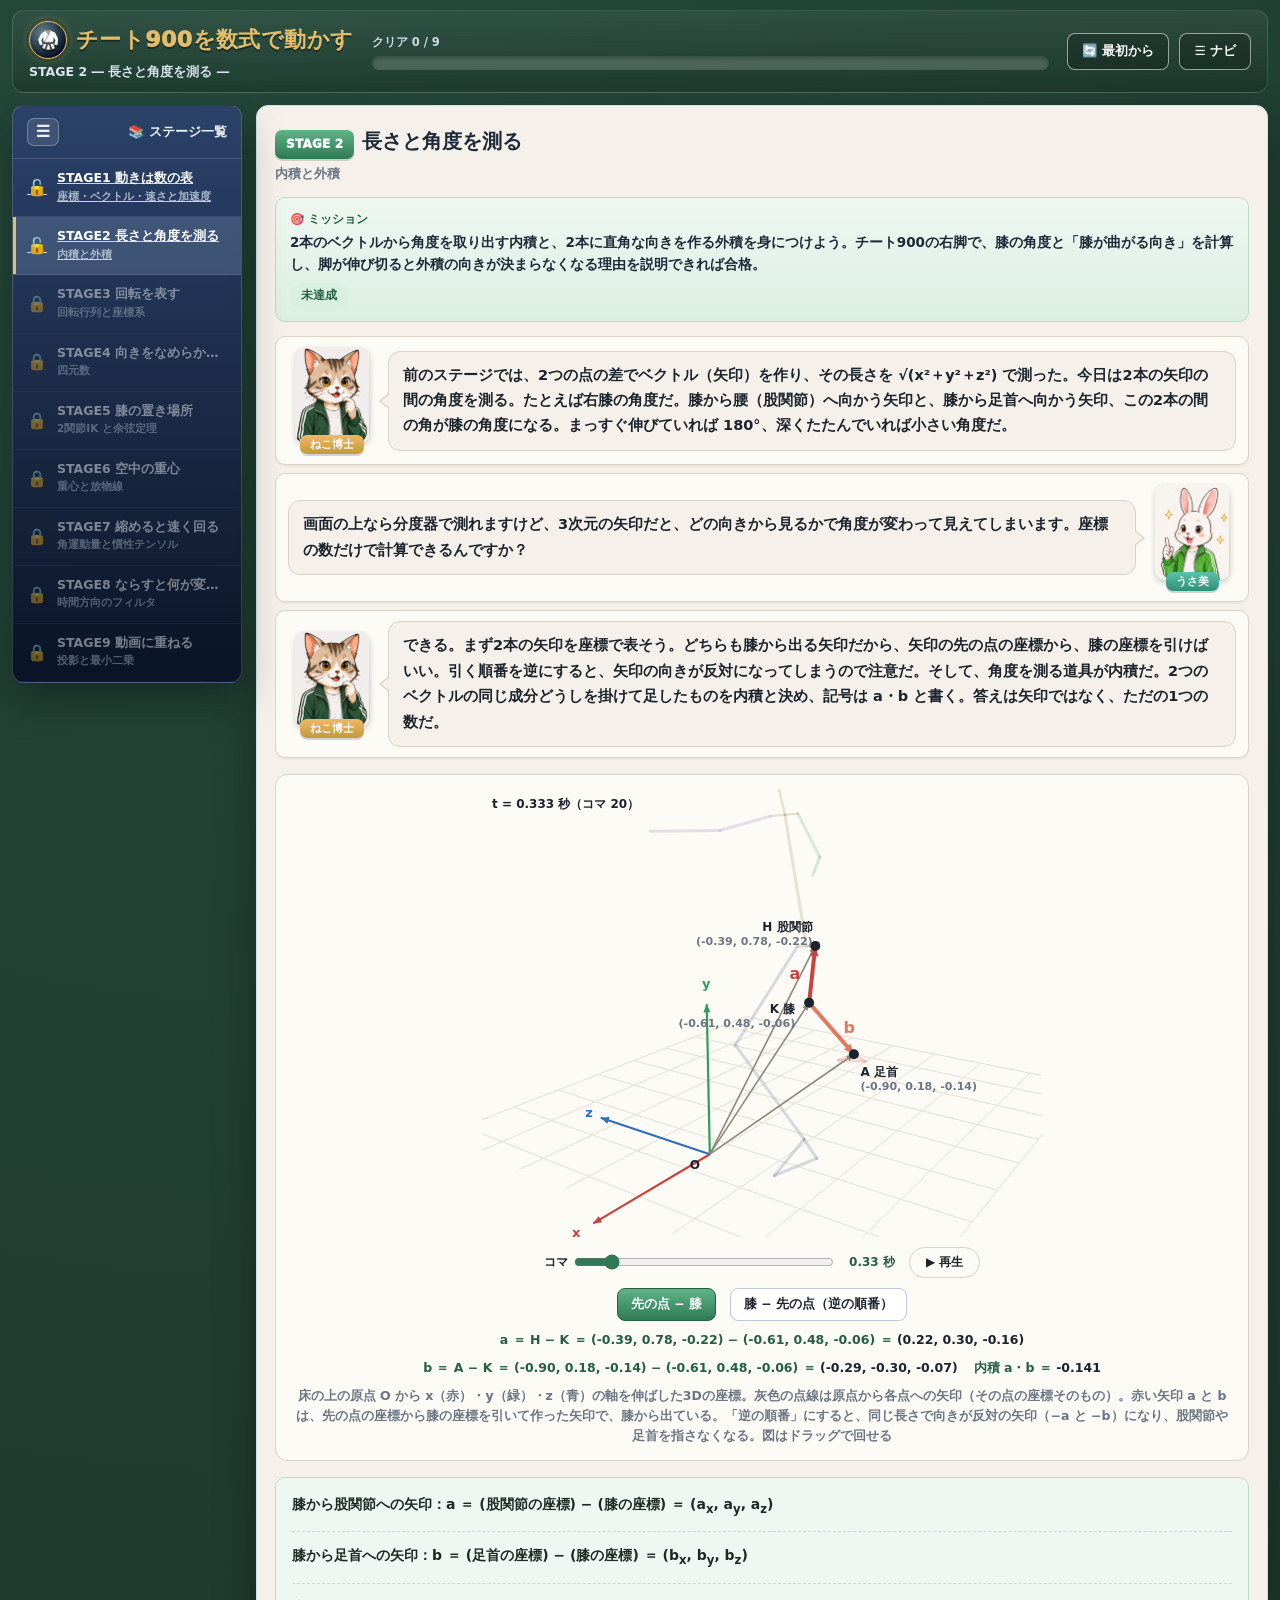
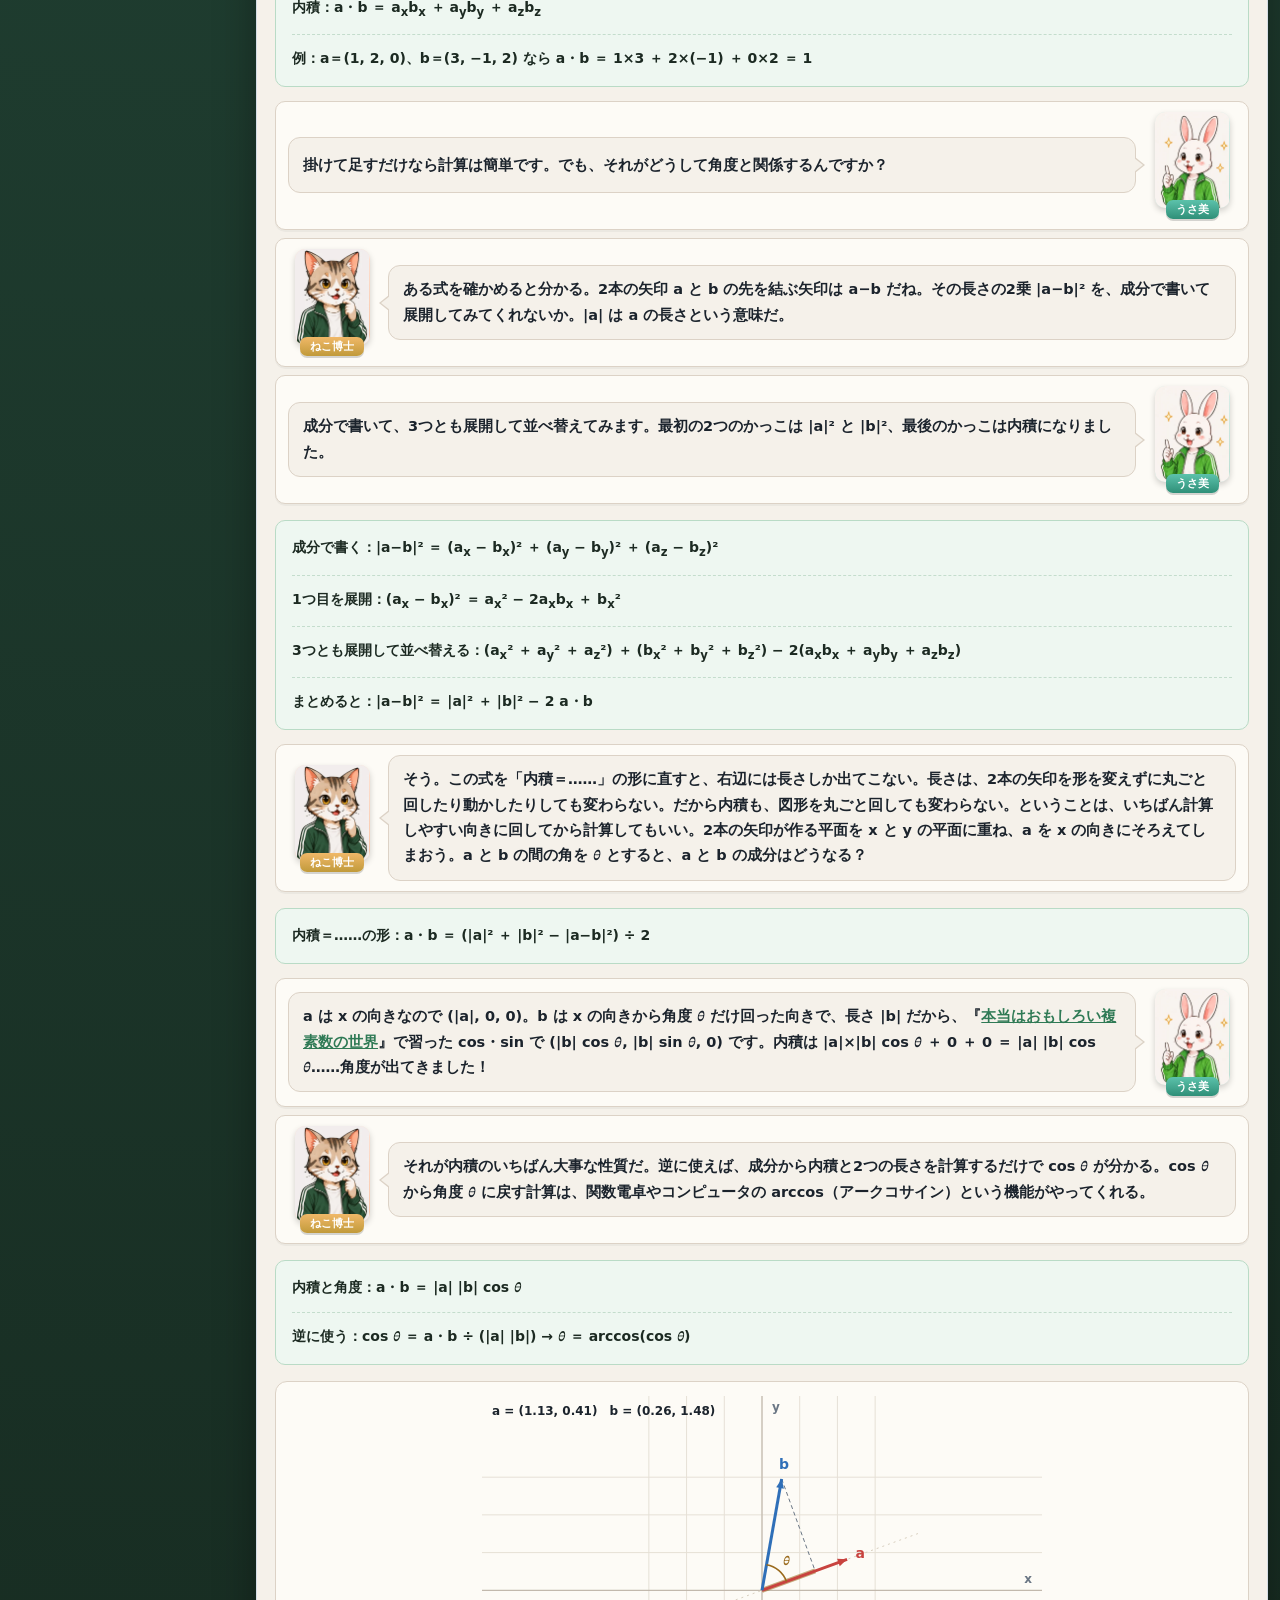
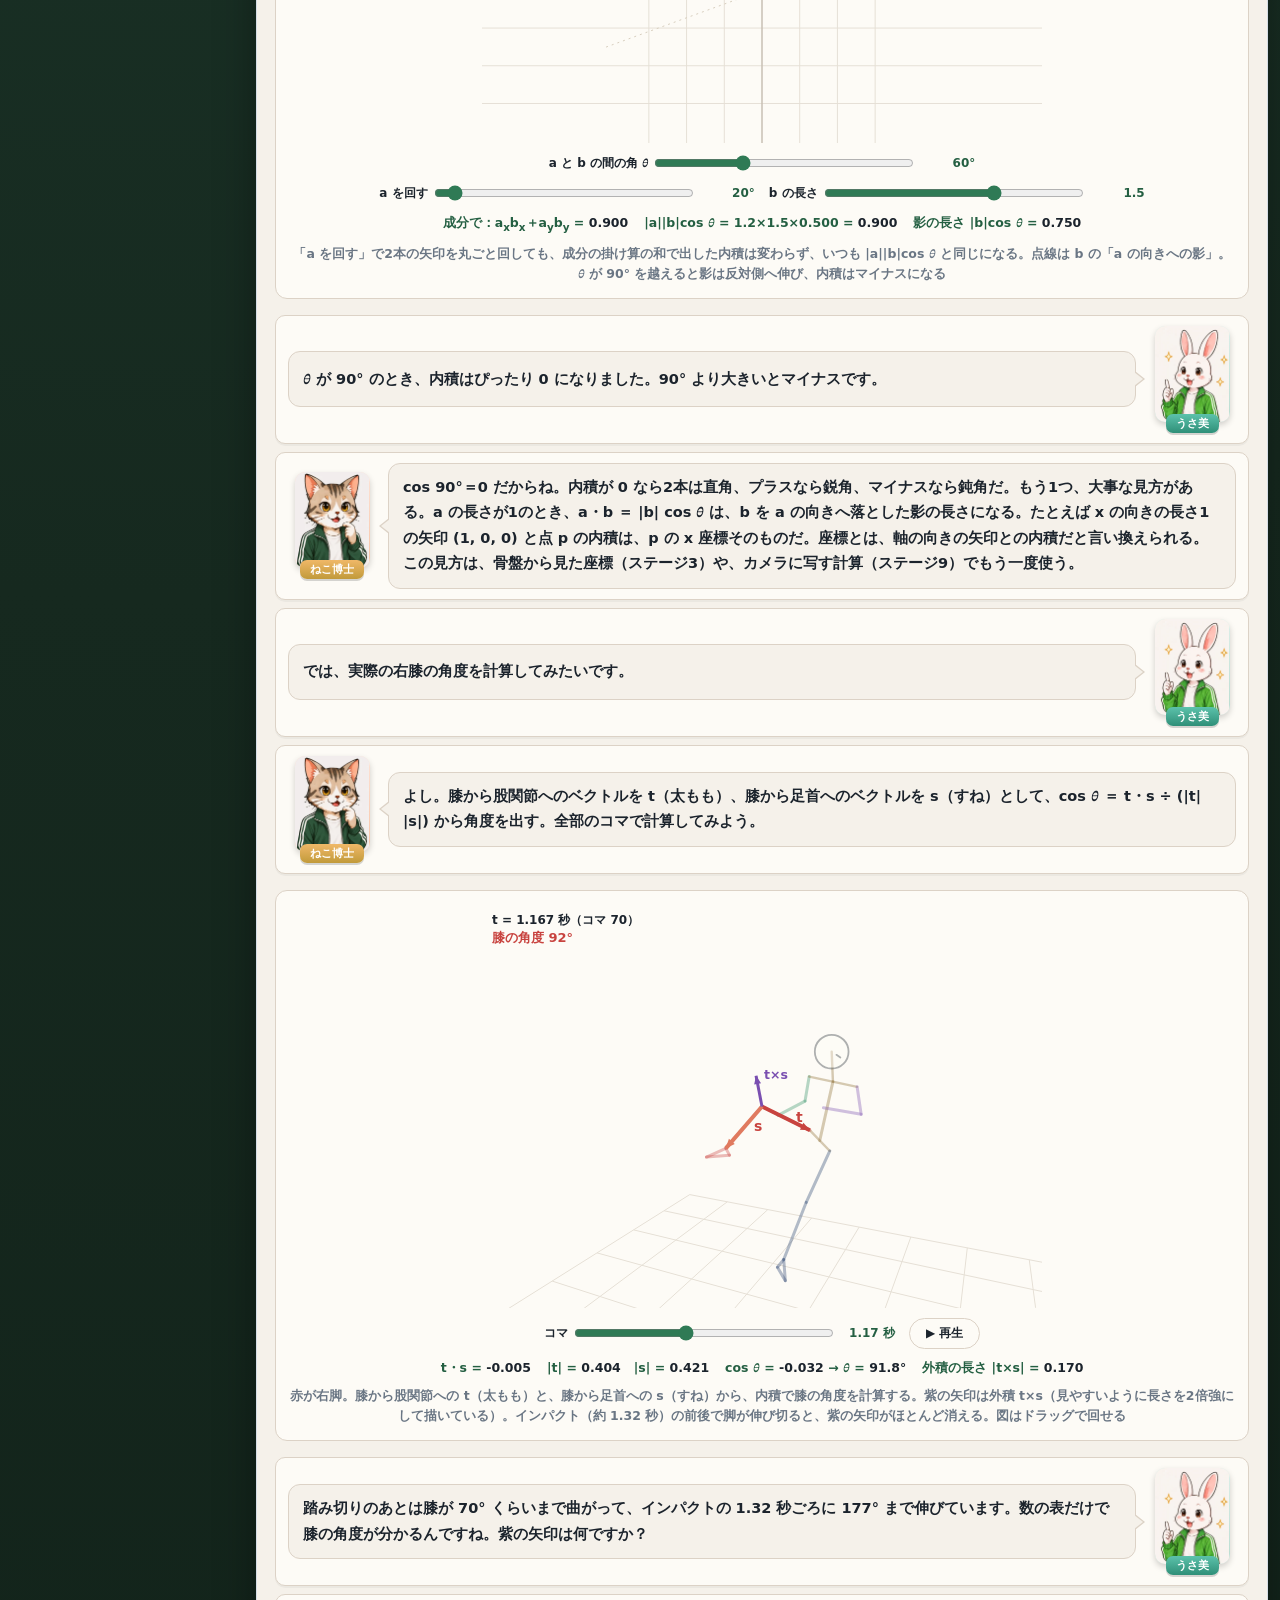
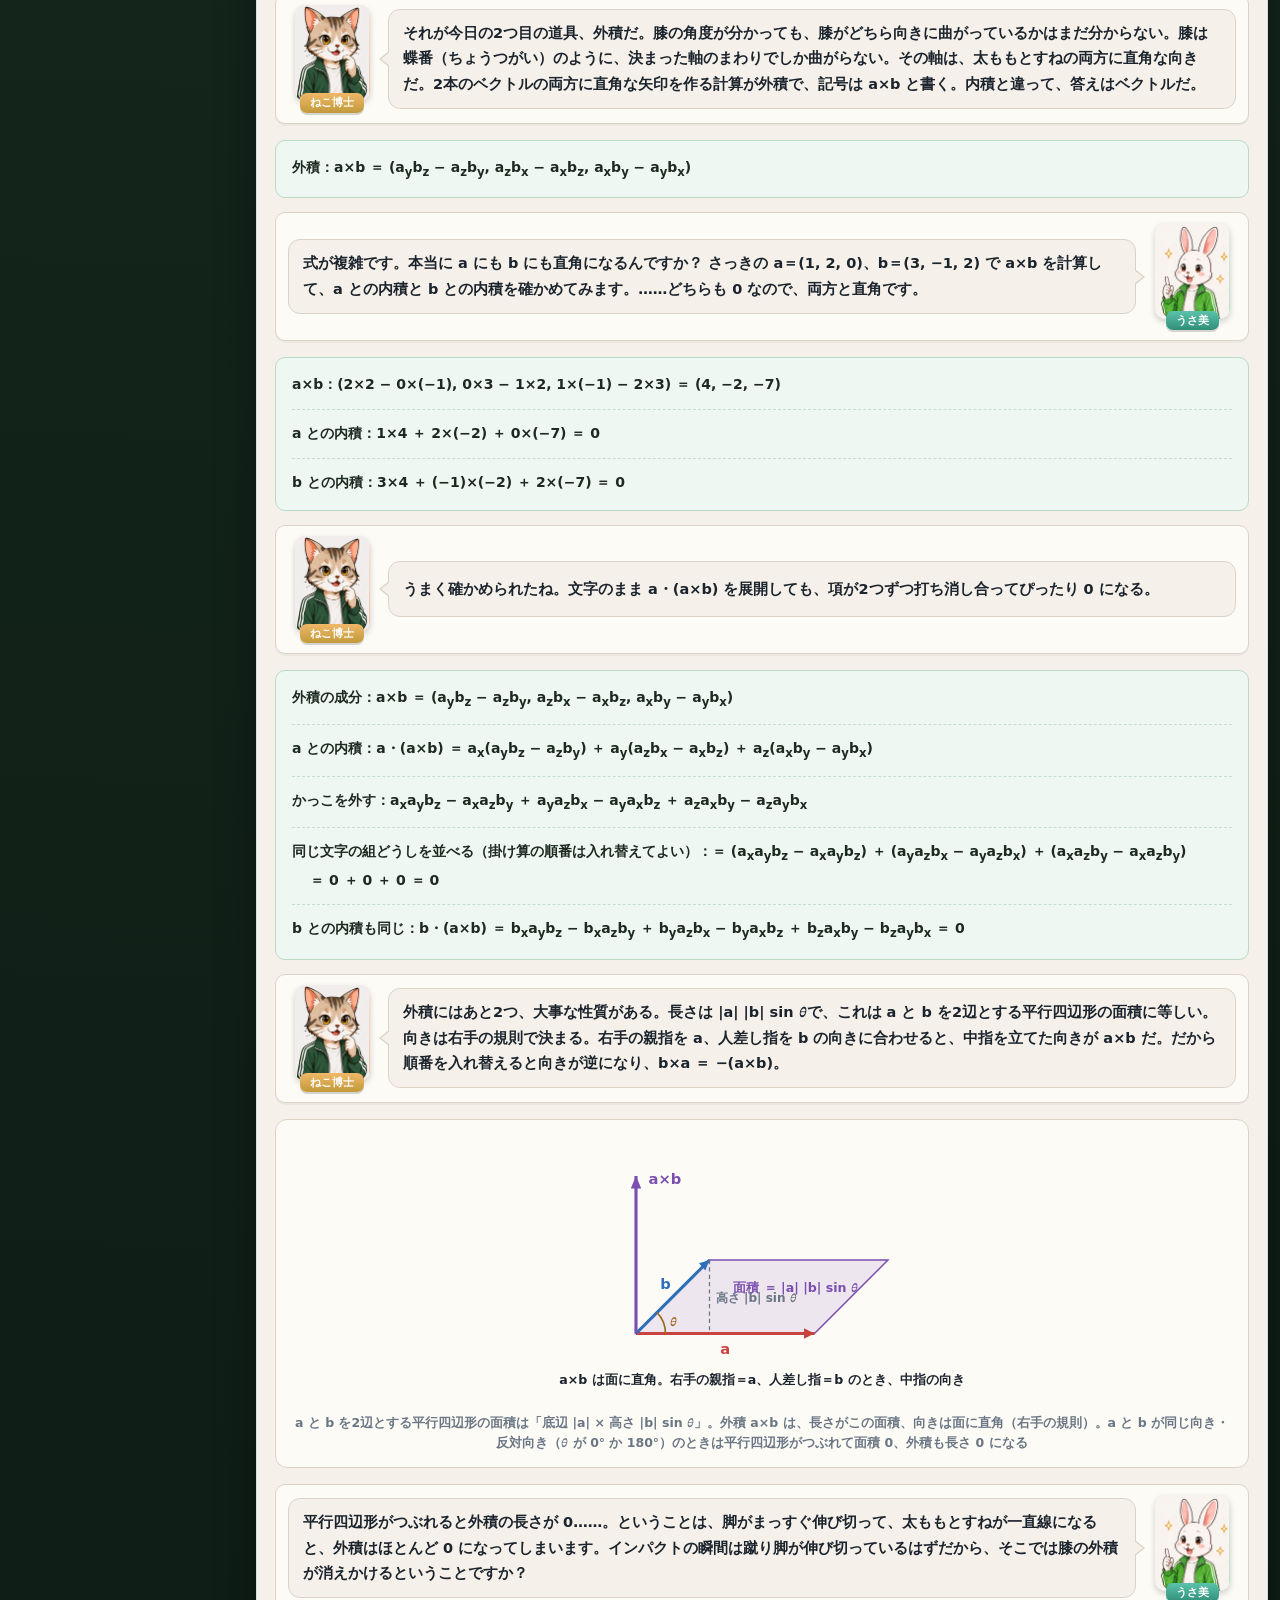
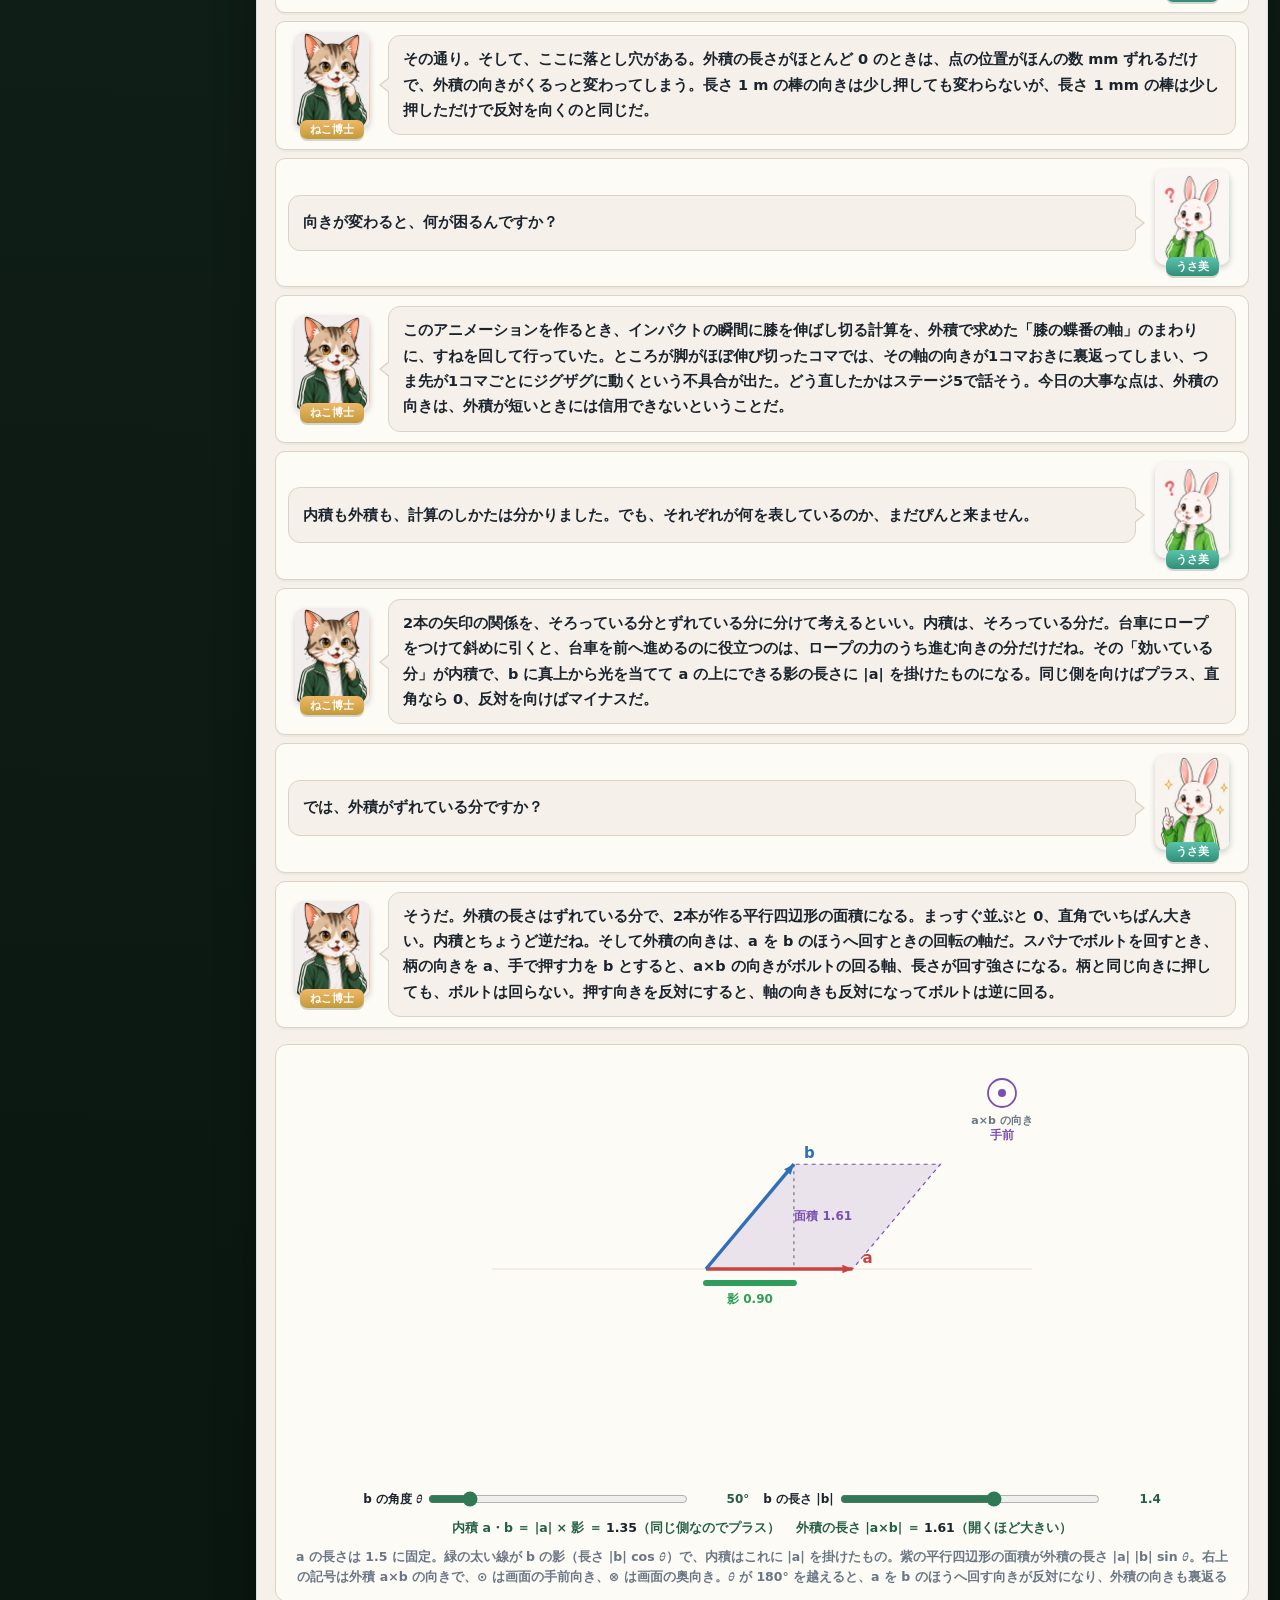
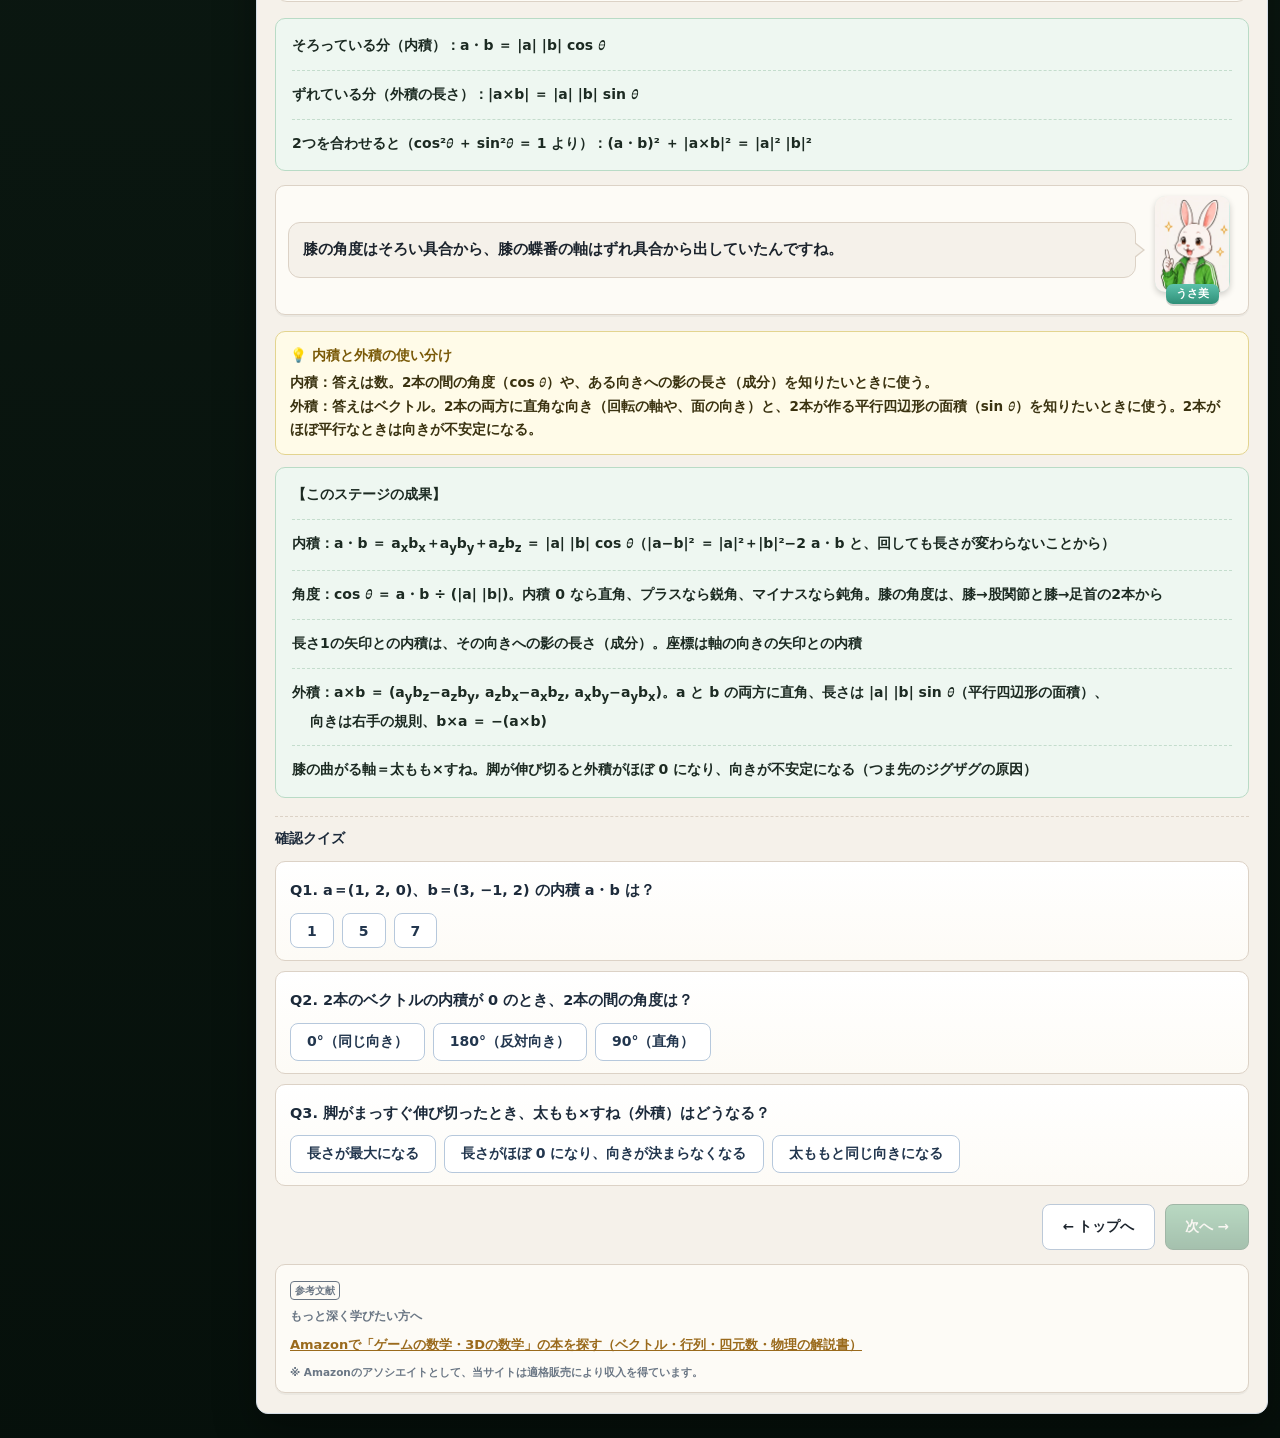
<file: stage2.html>
<!DOCTYPE html>
<html lang="ja">
<head>
<meta charset="UTF-8">
<meta name="viewport" content="width=device-width, initial-scale=1.0">
<meta name="theme-color" content="#16291f">
<!-- Google tag (gtag.js) -->
<script async src="https://www.googletagmanager.com/gtag/js?id=G-9RTQCP2HXM"></script>
<script>
  window.dataLayer = window.dataLayer || [];
  function gtag(){dataLayer.push(arguments);}
  gtag('js', new Date());
  gtag('config', 'G-9RTQCP2HXM');
</script>
<title>STAGE2 長さと角度を測る（内積と外積） ― チート900を数式で動かす</title>
<meta name="description" content="2本の矢印（ベクトル）から角度を取り出す内積と、2本に直角な向きを作る外積。膝の曲がる角度と、膝がどちら向きに曲がるかを、チート900の実際のデータから計算する。脚が伸び切ると外積の向きが決まらなくなる理由まで。">
<link rel="canonical" href="https://physics-engine.habatakijuku.com/stage2">
<meta property="og:type" content="article">
<meta property="og:site_name" content="チート900を数式で動かす">
<meta property="og:locale" content="ja_JP">
<meta property="og:title" content="STAGE2 長さと角度を測る（内積と外積） ― チート900を数式で動かす">
<meta property="og:description" content="膝の角度は内積、膝の曲がる向きは外積。2本の矢印から角度と向きを取り出す計算を、チート900のデータで確かめる。">
<meta property="og:url" content="https://physics-engine.habatakijuku.com/stage2">
<meta property="og:image" content="https://physics-engine.habatakijuku.com/images/ogp.png">
<meta property="og:image:width" content="1200">
<meta property="og:image:height" content="630">
<meta property="og:image:alt" content="チート900を数式で動かす：空中で回りながら蹴る棒人間と、角運動量の式 L＝Iω">
<meta name="twitter:card" content="summary_large_image">
<link rel="icon" type="image/png" href="images/favicon.png">
<link rel="apple-touch-icon" href="images/apple-touch-icon.png">
<script type="application/ld+json">
{
  "@context": "https://schema.org",
  "@graph": [
    {
      "@type": "LearningResource",
      "name": "STAGE2 長さと角度を測る",
      "description": "2本の矢印（ベクトル）から角度を取り出す内積と、2本に直角な向きを作る外積。膝の曲がる角度と、膝がどちら向きに曲がるかを、チート900の実際のデータから計算する。脚が伸び切ると外積の向きが決まらなくなる理由まで。",
      "url": "https://physics-engine.habatakijuku.com/stage2",
      "inLanguage": "ja",
      "learningResourceType": "learning activity",
      "educationalLevel": "中学生以上",
      "isAccessibleForFree": true,
      "position": 2,
      "isPartOf": {
        "@type": "LearningResource",
        "name": "チート900を数式で動かす",
        "url": "https://physics-engine.habatakijuku.com/"
      },
      "author": {
        "@type": "Person",
        "name": "ruglerugle"
      }
    },
    {
      "@type": "BreadcrumbList",
      "itemListElement": [
        {
          "@type": "ListItem",
          "position": 1,
          "name": "チート900を数式で動かす",
          "item": "https://physics-engine.habatakijuku.com/"
        },
        {
          "@type": "ListItem",
          "position": 2,
          "name": "STAGE2 長さと角度を測る",
          "item": "https://physics-engine.habatakijuku.com/stage2"
        }
      ]
    }
  ]
}
</script>
<link rel="stylesheet" href="design-system.css?v=20261024a">
<style>
  .sim-controls{display:flex;align-items:center;gap:8px 14px;flex-wrap:wrap;justify-content:center;margin-top:10px}
  .sim-controls .btn{font-size:12.5px;padding:.45rem .8rem}
  .sim-controls .btn[aria-pressed="true"]{background:linear-gradient(#5fb487,#2f7a55);border-color:#245f42;color:#fff}
  .sim-controls label{display:inline-flex;align-items:center;gap:6px;font-size:12px;font-weight:800;color:var(--ink)}
  .sim-controls input[type=range]{width:min(260px,60vw);accent-color:#2f7a55}
  .sim-controls output{font-variant-numeric:tabular-nums;min-width:4.6em;text-align:right;color:#245f42}
  .sim-play{padding:6px 16px;border:1px solid var(--line);border-radius:999px;background:var(--paper2);color:var(--ink);font-size:12px;font-weight:800;cursor:pointer}
  .sim-play:hover{background:#fff}
  .cv-wrap{width:100%;max-width:560px;margin-left:auto;margin-right:auto}
  .cv-wrap canvas{display:block;width:100%;height:auto;border-radius:8px}
  .readout{display:flex;flex-wrap:wrap;gap:6px 16px;justify-content:center;margin-top:8px;font-size:12.5px;font-weight:800;color:#245f42;font-variant-numeric:tabular-nums}
  .readout span b{color:var(--ink)}
  .num-table{margin:10px auto 0;border-collapse:collapse;font-size:12px;font-variant-numeric:tabular-nums;max-width:100%}
  .num-table th,.num-table td{border:1px solid var(--line);padding:3px 8px;text-align:right}
  .num-table th{background:var(--paper2);font-weight:900;color:var(--ink)}
  .num-table td.nm{text-align:left;font-weight:800;color:var(--muted)}
  .num-table tr.hl td{background:#fff4d6}
  .tbl-wrap{overflow-x:auto}
  .note-box{background:#fffbe8;border:1px solid #e3d48f;border-radius:10px;padding:12px 14px;margin:12px 0;font-size:13.5px;line-height:1.75;color:#3a3210;font-weight:700}
  .note-box .nb-title{display:block;font-weight:950;margin-bottom:4px;color:#7a5a08}
  .diagram-box svg.box3d{max-width:min(100%,420px)}
  .box3d .e{stroke:#b9b0a3;stroke-width:1.2;fill:none}
  .box3d .eh{stroke:#b9b0a3;stroke-width:1.2;stroke-dasharray:4 4;fill:none}
  .box3d .d1{stroke:#2f7a55;stroke-width:2.4}
  .box3d .d2{stroke:#c8433f;stroke-width:3}
  .box3d .lx{fill:#c8433f;font-size:13px;font-weight:900}
  .box3d .ly{fill:#2f9e5c;font-size:13px;font-weight:900}
  .box3d .lz{fill:#2f6fb8;font-size:13px;font-weight:900}
  .box3d .lb{fill:#1b232c;font-size:12.5px;font-weight:900}
  .box3d .lm{fill:#2f7a55;font-size:12.5px;font-weight:900}

</style>
</head>
<body>
<div class="app-shell side-collapsed" id="app-shell">
  <header class="game-header">
    <div class="brand">
      <div class="brand-title"><a class="head-reset home-badge" href="index.html" title="トップへ" aria-label="トップへ">🥋</a> <span>チート900を数式で動かす</span></div>
      <div class="brand-sub">STAGE 2 ― 長さと角度を測る ―</div>
    </div>
    <div class="head-progress-wrap">
      <div class="head-progress-label" id="progress-label">クリア 0 / 9</div>
      <div class="head-progress" role="progressbar" aria-label="クリア済みステージ数" aria-valuemin="0" aria-valuemax="9" aria-valuenow="0"><div class="head-progress-fill" id="progress-fill" style="width:0%"></div></div>
    </div>
    <div class="header-actions">
      <button class="head-reset" id="btn-reset-all">🔄 最初から</button>
      <button class="head-reset" id="head-nav-toggle" title="ステージ一覧の表示切替">☰ ナビ</button>
    </div>
  </header>
  <div class="game-layout">
    <div class="side-backdrop" id="side-backdrop"></div>
    <aside class="side-panel">
      <div class="side-head">
        <button class="side-toggle" id="sidebar-toggle" title="ステージ一覧の表示切替" aria-label="ステージ一覧の表示切替">☰</button>
        <span class="side-head-text">📚 ステージ一覧</span>
      </div>
      <div class="side-list" id="side-list"></div>
    </aside>
    <main class="main-area">
      <div class="chapter-head">
        <span class="chapter-badge">STAGE 2</span><h1 class="chapter-title">長さと角度を測る</h1>
        <div class="chapter-sub">内積と外積</div>
      </div>
      <div class="mission-box">
        <div class="mission-label">🎯 ミッション</div>
        <div class="mission-text">2本のベクトルから<strong>角度</strong>を取り出す<strong>内積</strong>と、2本に<strong>直角な向き</strong>を作る<strong>外積</strong>を身につけよう。チート900の右脚で、膝の角度と「膝が曲がる向き」を計算し、脚が伸び切ると外積の向きが決まらなくなる理由を説明できれば合格。</div>
        <span class="mission-status" id="mission-status">未達成</span>
      </div>
      <div class="dialogue-scene">
        <div class="dialog-row">
          <div class="dialog-character">
            <div class="dialog-avatar mentor"><img src="images/cat.webp" width="300" height="386" alt=""></div>
            <div class="dialog-name mentor">ねこ博士</div>
          </div>
          <div class="dialog-bubble">前のステージでは、2つの点の差でベクトル（矢印）を作り、その長さを √(x²＋y²＋z²) で測った。今日は<strong>2本の矢印の間の角度</strong>を測る。たとえば右膝の角度だ。膝から腰（股関節）へ向かう矢印と、膝から足首へ向かう矢印、この2本の間の角が膝の角度になる。まっすぐ伸びていれば 180°、深くたたんでいれば小さい角度だ。</div>
        </div>
        <div class="dialog-row right">
          <div class="dialog-character">
            <div class="dialog-avatar student"><img src="images/rabbit.webp" width="300" height="386" alt="" loading="lazy" decoding="async"></div>
            <div class="dialog-name student">うさ美</div>
          </div>
          <div class="dialog-bubble">画面の上なら分度器で測れますけど、3次元の矢印だと、どの向きから見るかで角度が変わって見えてしまいます。座標の数だけで計算できるんですか？</div>
        </div>
        <div class="dialog-row">
          <div class="dialog-character">
            <div class="dialog-avatar mentor"><img src="images/cat.webp" width="300" height="386" alt="" loading="lazy" decoding="async"></div>
            <div class="dialog-name mentor">ねこ博士</div>
          </div>
          <div class="dialog-bubble">できる。まず2本の矢印を座標で表そう。どちらも膝から出る矢印だから、<strong>矢印の先の点の座標から、膝の座標を引けばいい</strong>。引く順番を逆にすると、矢印の向きが反対になってしまうので注意だ。そして、角度を測る道具が<strong>内積</strong>だ。2つのベクトルの<strong>同じ成分どうしを掛けて足したもの</strong>を内積と決め、記号は a・b と書く。答えは矢印ではなく、ただの1つの数だ。</div>
        </div>
      </div>

      <div class="diagram-box">
        <div class="cv-wrap"><canvas id="cv0" role="img" aria-label="3Dの座標軸の中に、右脚の股関節 H・膝 K・足首 A の点と座標を表示。原点から各点への矢印（位置）と、膝から股関節への矢印 a ＝ H − K、膝から足首への矢印 b ＝ A − K を描く。引く順番を逆にすると、矢印の向きが反対になる"></canvas></div>
        <div class="sim-controls">
          <label>コマ <input type="range" id="k0" min="0" max="161" value="20" step="1"> <output id="k0o"></output></label>
          <button class="sim-play" id="play0" type="button" aria-pressed="false">▶ 再生</button>
        </div>
        <div class="sim-controls" id="ord0">
          <button class="btn" type="button" data-o="1" aria-pressed="true">先の点 − 膝</button>
          <button class="btn" type="button" data-o="-1" aria-pressed="false">膝 − 先の点（逆の順番）</button>
        </div>
        <div class="readout" id="ro0"></div>
        <div class="diagram-caption">床の上の原点 O から x（赤）・y（緑）・z（青）の軸を伸ばした3Dの座標。灰色の点線は原点から各点への矢印（その点の座標そのもの）。赤い矢印 a と b は、先の点の座標から膝の座標を引いて作った矢印で、膝から出ている。「逆の順番」にすると、同じ長さで向きが反対の矢印（−a と −b）になり、股関節や足首を指さなくなる。図はドラッグで回せる</div>
      </div>

      <div class="formula-box">
        <span class="step">膝から股関節への矢印：<span class="nw">a ＝ (股関節の座標) − (膝の座標) ＝ (a<sub>x</sub>, a<sub>y</sub>, a<sub>z</sub>)</span></span>
        <span class="step">膝から足首への矢印：<span class="nw">b ＝ (足首の座標) − (膝の座標) ＝ (b<sub>x</sub>, b<sub>y</sub>, b<sub>z</sub>)</span></span>
        <span class="step">内積：<span class="nw">a・b ＝ a<sub>x</sub>b<sub>x</sub> ＋ a<sub>y</sub>b<sub>y</sub> ＋ a<sub>z</sub>b<sub>z</sub></span></span>
        <span class="step">例：a＝(1, 2, 0)、b＝(3, −1, 2) なら <span class="nw">a・b ＝ 1×3 ＋ 2×(−1) ＋ 0×2 ＝ 1</span></span>
      </div>

      <div class="dialogue-scene">
        <div class="dialog-row right">
          <div class="dialog-character">
            <div class="dialog-avatar student"><img src="images/rabbit.webp" width="300" height="386" alt="" loading="lazy" decoding="async"></div>
            <div class="dialog-name student">うさ美</div>
          </div>
          <div class="dialog-bubble">掛けて足すだけなら計算は簡単です。でも、それがどうして角度と関係するんですか？</div>
        </div>
        <div class="dialog-row">
          <div class="dialog-character">
            <div class="dialog-avatar mentor"><img src="images/cat.webp" width="300" height="386" alt="" loading="lazy" decoding="async"></div>
            <div class="dialog-name mentor">ねこ博士</div>
          </div>
          <div class="dialog-bubble">ある式を確かめると分かる。2本の矢印 a と b の先を結ぶ矢印は a−b だね。その長さの2乗 |a−b|² を、成分で書いて展開してみてくれないか。|a| は a の長さという意味だ。</div>
        </div>
        <div class="dialog-row right">
          <div class="dialog-character">
            <div class="dialog-avatar student"><img src="images/rabbit.webp" width="300" height="386" alt="" loading="lazy" decoding="async"></div>
            <div class="dialog-name student">うさ美</div>
          </div>
          <div class="dialog-bubble">成分で書いて、3つとも展開して並べ替えてみます。最初の2つのかっこは |a|² と |b|²、最後のかっこは内積になりました。</div>
        </div>
      </div>

      <div class="formula-box">
        <span class="step">成分で書く：<span class="nw">|a−b|² ＝ (a<sub>x</sub> − b<sub>x</sub>)²</span> <span class="nw">＋ (a<sub>y</sub> − b<sub>y</sub>)²</span> <span class="nw">＋ (a<sub>z</sub> − b<sub>z</sub>)²</span></span>
        <span class="step">1つ目を展開：<span class="nw">(a<sub>x</sub> − b<sub>x</sub>)² ＝ a<sub>x</sub>² − 2a<sub>x</sub>b<sub>x</sub> ＋ b<sub>x</sub>²</span></span>
        <span class="step">3つとも展開して並べ替える：<span class="nw">(a<sub>x</sub>² ＋ a<sub>y</sub>² ＋ a<sub>z</sub>²)</span> <span class="nw">＋ (b<sub>x</sub>² ＋ b<sub>y</sub>² ＋ b<sub>z</sub>²)</span> <span class="nw">− 2(a<sub>x</sub>b<sub>x</sub> ＋ a<sub>y</sub>b<sub>y</sub> ＋ a<sub>z</sub>b<sub>z</sub>)</span></span>
        <span class="step">まとめると：<span class="nw">|a−b|² ＝ |a|² ＋ |b|² − 2 a・b</span></span>
      </div>

      <div class="dialogue-scene">
        <div class="dialog-row">
          <div class="dialog-character">
            <div class="dialog-avatar mentor"><img src="images/cat.webp" width="300" height="386" alt="" loading="lazy" decoding="async"></div>
            <div class="dialog-name mentor">ねこ博士</div>
          </div>
          <div class="dialog-bubble">そう。この式を「内積＝……」の形に直すと、右辺には<strong>長さしか出てこない</strong>。長さは、2本の矢印を形を変えずに丸ごと回したり動かしたりしても変わらない。だから<strong>内積も、図形を丸ごと回しても変わらない</strong>。ということは、いちばん計算しやすい向きに回してから計算してもいい。2本の矢印が作る平面を x と y の平面に重ね、a を x の向きにそろえてしまおう。a と b の間の角を θ とすると、a と b の成分はどうなる？</div>
        </div>
      </div>

      <div class="formula-box">
        <span class="step">内積＝……の形：<span class="nw">a・b ＝ (|a|² ＋ |b|² − |a−b|²) ÷ 2</span></span>
      </div>

      <div class="dialogue-scene">
        <div class="dialog-row right">
          <div class="dialog-character">
            <div class="dialog-avatar student"><img src="images/rabbit.webp" width="300" height="386" alt="" loading="lazy" decoding="async"></div>
            <div class="dialog-name student">うさ美</div>
          </div>
          <div class="dialog-bubble">a は x の向きなので (|a|, 0, 0)。b は x の向きから角度 θ だけ回った向きで、長さ |b| だから、『<a href="https://complex-number.habatakijuku.com/" target="_blank" rel="noopener" style="color:#2f7a55;text-decoration:underline">本当はおもしろい複素数の世界</a>』で習った cos・sin で (|b| cos θ, |b| sin θ, 0) です。内積は |a|×|b| cos θ ＋ 0 ＋ 0 ＝ <strong>|a| |b| cos θ</strong>……角度が出てきました！</div>
        </div>
        <div class="dialog-row">
          <div class="dialog-character">
            <div class="dialog-avatar mentor"><img src="images/cat.webp" width="300" height="386" alt="" loading="lazy" decoding="async"></div>
            <div class="dialog-name mentor">ねこ博士</div>
          </div>
          <div class="dialog-bubble">それが内積のいちばん大事な性質だ。逆に使えば、成分から内積と2つの長さを計算するだけで cos θ が分かる。cos θ から角度 θ に戻す計算は、関数電卓やコンピュータの arccos（アークコサイン）という機能がやってくれる。</div>
        </div>
      </div>

      <div class="formula-box">
        <span class="step">内積と角度：<span class="nw">a・b ＝ |a| |b| cos θ</span></span>
        <span class="step">逆に使う：<span class="nw">cos θ ＝ a・b ÷ (|a| |b|)</span> → <span class="nw">θ ＝ arccos(cos θ)</span></span>
      </div>

      <div class="diagram-box">
        <div class="cv-wrap"><canvas id="cv1" role="img" aria-label="2本の矢印 a と b。角度と長さを変えると、内積を成分の掛け算の和で計算した値と、|a||b|cosθ で計算した値が同じになる。b の a 方向への影も表示"></canvas></div>
        <div class="sim-controls">
          <label>a と b の間の角 θ <input type="range" id="th1" min="0" max="180" value="60" step="1"> <output id="th1o"></output></label>
        </div>
        <div class="sim-controls">
          <label>a を回す <input type="range" id="rot1" min="0" max="360" value="20" step="1"> <output id="rot1o"></output></label>
          <label>b の長さ <input type="range" id="lb1" min="0.5" max="2" value="1.5" step="0.1"> <output id="lb1o"></output></label>
        </div>
        <div class="readout" id="ro1"></div>
        <div class="diagram-caption">「a を回す」で2本の矢印を丸ごと回しても、成分の掛け算の和で出した内積は変わらず、いつも |a||b|cos θ と同じになる。点線は b の「a の向きへの影」。θ が 90° を越えると影は反対側へ伸び、内積はマイナスになる</div>
      </div>

      <div class="dialogue-scene">
        <div class="dialog-row right">
          <div class="dialog-character">
            <div class="dialog-avatar student"><img src="images/rabbit.webp" width="300" height="386" alt="" loading="lazy" decoding="async"></div>
            <div class="dialog-name student">うさ美</div>
          </div>
          <div class="dialog-bubble">θ が 90° のとき、内積はぴったり 0 になりました。90° より大きいとマイナスです。</div>
        </div>
        <div class="dialog-row">
          <div class="dialog-character">
            <div class="dialog-avatar mentor"><img src="images/cat.webp" width="300" height="386" alt="" loading="lazy" decoding="async"></div>
            <div class="dialog-name mentor">ねこ博士</div>
          </div>
          <div class="dialog-bubble">cos 90°＝0 だからね。<strong>内積が 0 なら2本は直角</strong>、プラスなら鋭角、マイナスなら鈍角だ。もう1つ、大事な見方がある。a の長さが1のとき、a・b ＝ |b| cos θ は、<strong>b を a の向きへ落とした影の長さ</strong>になる。たとえば x の向きの長さ1の矢印 (1, 0, 0) と点 p の内積は、p の x 座標そのものだ。<strong>座標とは、軸の向きの矢印との内積</strong>だと言い換えられる。この見方は、骨盤から見た座標（ステージ3）や、カメラに写す計算（ステージ9）でもう一度使う。</div>
        </div>
        <div class="dialog-row right">
          <div class="dialog-character">
            <div class="dialog-avatar student"><img src="images/rabbit.webp" width="300" height="386" alt="" loading="lazy" decoding="async"></div>
            <div class="dialog-name student">うさ美</div>
          </div>
          <div class="dialog-bubble">では、実際の右膝の角度を計算してみたいです。</div>
        </div>
        <div class="dialog-row">
          <div class="dialog-character">
            <div class="dialog-avatar mentor"><img src="images/cat.webp" width="300" height="386" alt="" loading="lazy" decoding="async"></div>
            <div class="dialog-name mentor">ねこ博士</div>
          </div>
          <div class="dialog-bubble">よし。膝から股関節へのベクトルを t（太もも）、膝から足首へのベクトルを s（すね）として、cos θ ＝ t・s ÷ (|t| |s|) から角度を出す。全部のコマで計算してみよう。</div>
        </div>
      </div>

      <div class="diagram-box">
        <div class="cv-wrap"><canvas id="cv2" role="img" aria-label="チート900の右脚。太もものベクトル t とすねのベクトル s、内積から計算した膝の角度、外積 t×s の矢印（膝の曲がる軸）を表示。コマを動かすと、脚が伸び切ったところで外積の矢印が短くなり、向きが不安定になる"></canvas></div>
        <div class="sim-controls">
          <label>コマ <input type="range" id="k2" min="40" max="110" value="70" step="1"> <output id="k2o"></output></label>
          <button class="sim-play" id="play2" type="button" aria-pressed="false">▶ 再生</button>
        </div>
        <div class="readout" id="ro2"></div>
        <div class="diagram-caption">赤が右脚。膝から股関節への t（太もも）と、膝から足首への s（すね）から、内積で膝の角度を計算する。紫の矢印は外積 t×s（見やすいように長さを2倍強にして描いている）。インパクト（約 1.32 秒）の前後で脚が伸び切ると、紫の矢印がほとんど消える。図はドラッグで回せる</div>
      </div>

      <div class="dialogue-scene">
        <div class="dialog-row right">
          <div class="dialog-character">
            <div class="dialog-avatar student"><img src="images/rabbit.webp" width="300" height="386" alt="" loading="lazy" decoding="async"></div>
            <div class="dialog-name student">うさ美</div>
          </div>
          <div class="dialog-bubble">踏み切りのあとは膝が 70° くらいまで曲がって、インパクトの 1.32 秒ごろに 177° まで伸びています。数の表だけで膝の角度が分かるんですね。紫の矢印は何ですか？</div>
        </div>
        <div class="dialog-row">
          <div class="dialog-character">
            <div class="dialog-avatar mentor"><img src="images/cat.webp" width="300" height="386" alt="" loading="lazy" decoding="async"></div>
            <div class="dialog-name mentor">ねこ博士</div>
          </div>
          <div class="dialog-bubble">それが今日の2つ目の道具、<strong>外積</strong>だ。膝の角度が分かっても、<strong>膝がどちら向きに曲がっているか</strong>はまだ分からない。膝は蝶番（ちょうつがい）のように、決まった軸のまわりでしか曲がらない。その軸は、太ももとすねの<strong>両方に直角な向き</strong>だ。2本のベクトルの両方に直角な矢印を作る計算が外積で、記号は a×b と書く。内積と違って、答えはベクトルだ。</div>
        </div>
      </div>

      <div class="formula-box">
        <span class="step">外積：<span class="nw">a×b ＝ (a<sub>y</sub>b<sub>z</sub> − a<sub>z</sub>b<sub>y</sub>,</span> <span class="nw">a<sub>z</sub>b<sub>x</sub> − a<sub>x</sub>b<sub>z</sub>,</span> <span class="nw">a<sub>x</sub>b<sub>y</sub> − a<sub>y</sub>b<sub>x</sub>)</span></span>
      </div>

      <div class="dialogue-scene">
        <div class="dialog-row right">
          <div class="dialog-character">
            <div class="dialog-avatar student"><img src="images/rabbit.webp" width="300" height="386" alt="" loading="lazy" decoding="async"></div>
            <div class="dialog-name student">うさ美</div>
          </div>
          <div class="dialog-bubble">式が複雑です。本当に a にも b にも直角になるんですか？ さっきの a＝(1, 2, 0)、b＝(3, −1, 2) で a×b を計算して、a との内積と b との内積を確かめてみます。……どちらも 0 なので、両方と直角です。</div>
        </div>
      </div>

      <div class="formula-box">
        <span class="step">a×b：<span class="nw">(2×2 − 0×(−1),</span> <span class="nw">0×3 − 1×2,</span> <span class="nw">1×(−1) − 2×3)</span> <span class="nw">＝ (4, −2, −7)</span></span>
        <span class="step">a との内積：<span class="nw">1×4 ＋ 2×(−2) ＋ 0×(−7) ＝ 0</span></span>
        <span class="step">b との内積：<span class="nw">3×4 ＋ (−1)×(−2) ＋ 2×(−7) ＝ 0</span></span>
      </div>

      <div class="dialogue-scene">
        <div class="dialog-row">
          <div class="dialog-character">
            <div class="dialog-avatar mentor"><img src="images/cat.webp" width="300" height="386" alt="" loading="lazy" decoding="async"></div>
            <div class="dialog-name mentor">ねこ博士</div>
          </div>
          <div class="dialog-bubble">うまく確かめられたね。文字のまま a・(a×b) を展開しても、項が2つずつ打ち消し合ってぴったり 0 になる。</div>
        </div>
      </div>

      <div class="formula-box">
        <span class="step">外積の成分：<span class="nw">a×b ＝ (a<sub>y</sub>b<sub>z</sub> − a<sub>z</sub>b<sub>y</sub>,</span> <span class="nw">a<sub>z</sub>b<sub>x</sub> − a<sub>x</sub>b<sub>z</sub>,</span> <span class="nw">a<sub>x</sub>b<sub>y</sub> − a<sub>y</sub>b<sub>x</sub>)</span></span>
        <span class="step">a との内積：<span class="nw">a・(a×b) ＝ a<sub>x</sub>(a<sub>y</sub>b<sub>z</sub> − a<sub>z</sub>b<sub>y</sub>)</span> <span class="nw">＋ a<sub>y</sub>(a<sub>z</sub>b<sub>x</sub> − a<sub>x</sub>b<sub>z</sub>)</span> <span class="nw">＋ a<sub>z</sub>(a<sub>x</sub>b<sub>y</sub> − a<sub>y</sub>b<sub>x</sub>)</span></span>
        <span class="step">かっこを外す：<span class="nw">a<sub>x</sub>a<sub>y</sub>b<sub>z</sub> − a<sub>x</sub>a<sub>z</sub>b<sub>y</sub></span> <span class="nw">＋ a<sub>y</sub>a<sub>z</sub>b<sub>x</sub> − a<sub>y</sub>a<sub>x</sub>b<sub>z</sub></span> <span class="nw">＋ a<sub>z</sub>a<sub>x</sub>b<sub>y</sub> − a<sub>z</sub>a<sub>y</sub>b<sub>x</sub></span></span>
        <span class="step">同じ文字の組どうしを並べる（掛け算の順番は入れ替えてよい）：<span class="nw">＝ (a<sub>x</sub>a<sub>y</sub>b<sub>z</sub> − a<sub>x</sub>a<sub>y</sub>b<sub>z</sub>)</span> <span class="nw">＋ (a<sub>y</sub>a<sub>z</sub>b<sub>x</sub> − a<sub>y</sub>a<sub>z</sub>b<sub>x</sub>)</span> <span class="nw">＋ (a<sub>x</sub>a<sub>z</sub>b<sub>y</sub> − a<sub>x</sub>a<sub>z</sub>b<sub>y</sub>)</span> <span class="nw">＝ 0 ＋ 0 ＋ 0 ＝ 0</span></span>
        <span class="step">b との内積も同じ：<span class="nw">b・(a×b) ＝ b<sub>x</sub>a<sub>y</sub>b<sub>z</sub> − b<sub>x</sub>a<sub>z</sub>b<sub>y</sub></span> <span class="nw">＋ b<sub>y</sub>a<sub>z</sub>b<sub>x</sub> − b<sub>y</sub>a<sub>x</sub>b<sub>z</sub></span> <span class="nw">＋ b<sub>z</sub>a<sub>x</sub>b<sub>y</sub> − b<sub>z</sub>a<sub>y</sub>b<sub>x</sub> ＝ 0</span></span>
      </div>

      <div class="dialogue-scene">
        <div class="dialog-row">
          <div class="dialog-character">
            <div class="dialog-avatar mentor"><img src="images/cat.webp" width="300" height="386" alt="" loading="lazy" decoding="async"></div>
            <div class="dialog-name mentor">ねこ博士</div>
          </div>
          <div class="dialog-bubble">外積にはあと2つ、大事な性質がある。<strong>長さは |a| |b| sin θ</strong>で、これは a と b を2辺とする平行四辺形の面積に等しい。<strong>向きは右手の規則</strong>で決まる。右手の親指を a、人差し指を b の向きに合わせると、中指を立てた向きが a×b だ。だから順番を入れ替えると向きが逆になり、<strong>b×a ＝ −(a×b)</strong>。</div>
        </div>
      </div>

      <div class="diagram-box">
        <svg viewBox="0 0 400 250" width="100%" style="max-width:420px" role="img" aria-label="外積の図。ベクトル a と b が作る平行四辺形の面積が外積の長さ|a||b|sinθ。外積は平行四辺形の面に直角で、右手の規則で向きが決まる">
          <polygon points="80,190 250,190 320,120 150,120" fill="rgba(122,79,176,.12)" stroke="#7a4fb0" stroke-width="1.4"/>
          <line x1="80" y1="190" x2="250" y2="190" stroke="#c8433f" stroke-width="3"/>
          <polygon points="250,190 240,185 240,195" fill="#c8433f"/>
          <line x1="80" y1="190" x2="150" y2="120" stroke="#2f6fb8" stroke-width="3"/>
          <polygon points="150,120 140,123 146,130" fill="#2f6fb8"/>
          <line x1="80" y1="190" x2="80" y2="40" stroke="#7a4fb0" stroke-width="3"/>
          <polygon points="80,40 75,52 85,52" fill="#7a4fb0"/>
          <line x1="150" y1="120" x2="150" y2="190" stroke="#6a7684" stroke-width="1.2" stroke-dasharray="4 3"/>
          <path d="M108 190 A28 28 0 0 0 100 170" fill="none" stroke="#9a6a1c" stroke-width="1.6"/>
          <text x="165" y="210" fill="#c8433f" font-size="14" font-weight="900" text-anchor="middle">a</text>
          <text x="103" y="148" fill="#2f6fb8" font-size="14" font-weight="900">b</text>
          <text x="112" y="183" fill="#9a6a1c" font-size="12" font-weight="900">θ</text>
          <text x="156" y="160" fill="#6a7684" font-size="11.5" font-weight="800">高さ |b| sin θ</text>
          <text x="92" y="48" fill="#7a4fb0" font-size="14" font-weight="900">a×b</text>
          <text x="232" y="150" fill="#7a4fb0" font-size="12" font-weight="900" text-anchor="middle">面積 ＝ |a| |b| sin θ</text>
          <text x="200" y="238" fill="#1b232c" font-size="12" font-weight="800" text-anchor="middle">a×b は面に直角。右手の親指＝a、人差し指＝b のとき、中指の向き</text>
        </svg>
        <div class="diagram-caption">a と b を2辺とする平行四辺形の面積は「底辺 |a| × 高さ |b| sin θ」。外積 a×b は、長さがこの面積、向きは面に直角（右手の規則）。a と b が同じ向き・反対向き（θ が 0° か 180°）のときは平行四辺形がつぶれて面積 0、外積も長さ 0 になる</div>
      </div>

      <div class="dialogue-scene">
        <div class="dialog-row right">
          <div class="dialog-character">
            <div class="dialog-avatar student"><img src="images/rabbit.webp" width="300" height="386" alt="" loading="lazy" decoding="async"></div>
            <div class="dialog-name student">うさ美</div>
          </div>
          <div class="dialog-bubble">平行四辺形がつぶれると外積の長さが 0……。ということは、脚がまっすぐ伸び切って、太ももとすねが一直線になると、外積はほとんど 0 になってしまいます。インパクトの瞬間は蹴り脚が伸び切っているはずだから、そこでは膝の外積が消えかけるということですか？</div>
        </div>
        <div class="dialog-row">
          <div class="dialog-character">
            <div class="dialog-avatar mentor"><img src="images/cat.webp" width="300" height="386" alt="" loading="lazy" decoding="async"></div>
            <div class="dialog-name mentor">ねこ博士</div>
          </div>
          <div class="dialog-bubble">その通り。そして、ここに落とし穴がある。外積の長さがほとんど 0 のときは、点の位置がほんの数 mm ずれるだけで、外積の<strong>向き</strong>がくるっと変わってしまう。長さ 1 m の棒の向きは少し押しても変わらないが、長さ 1 mm の棒は少し押しただけで反対を向くのと同じだ。</div>
        </div>
        <div class="dialog-row right">
          <div class="dialog-character">
            <div class="dialog-avatar student"><img src="images/rabbitThink.webp" width="300" height="386" alt="" loading="lazy" decoding="async"></div>
            <div class="dialog-name student">うさ美</div>
          </div>
          <div class="dialog-bubble">向きが変わると、何が困るんですか？</div>
        </div>
        <div class="dialog-row">
          <div class="dialog-character">
            <div class="dialog-avatar mentor"><img src="images/cat.webp" width="300" height="386" alt="" loading="lazy" decoding="async"></div>
            <div class="dialog-name mentor">ねこ博士</div>
          </div>
          <div class="dialog-bubble">このアニメーションを作るとき、インパクトの瞬間に膝を伸ばし切る計算を、外積で求めた「膝の蝶番の軸」のまわりに、すねを回して行っていた。ところが脚がほぼ伸び切ったコマでは、その軸の向きが1コマおきに裏返ってしまい、<strong>つま先が1コマごとにジグザグに動く</strong>という不具合が出た。どう直したかはステージ5で話そう。今日の大事な点は、<strong>外積の向きは、外積が短いときには信用できない</strong>ということだ。</div>
        </div>
        <div class="dialog-row right">
          <div class="dialog-character">
            <div class="dialog-avatar student"><img src="images/rabbitThink.webp" width="300" height="386" alt="" loading="lazy" decoding="async"></div>
            <div class="dialog-name student">うさ美</div>
          </div>
          <div class="dialog-bubble">内積も外積も、計算のしかたは分かりました。でも、それぞれが何を表しているのか、まだぴんと来ません。</div>
        </div>
        <div class="dialog-row">
          <div class="dialog-character">
            <div class="dialog-avatar mentor"><img src="images/cat.webp" width="300" height="386" alt="" loading="lazy" decoding="async"></div>
            <div class="dialog-name mentor">ねこ博士</div>
          </div>
          <div class="dialog-bubble">2本の矢印の関係を、<strong>そろっている分</strong>と<strong>ずれている分</strong>に分けて考えるといい。内積は、そろっている分だ。台車にロープをつけて斜めに引くと、台車を前へ進めるのに役立つのは、ロープの力のうち進む向きの分だけだね。その「効いている分」が内積で、b に真上から光を当てて a の上にできる<strong>影の長さに |a| を掛けたもの</strong>になる。同じ側を向けばプラス、直角なら 0、反対を向けばマイナスだ。</div>
        </div>
        <div class="dialog-row right">
          <div class="dialog-character">
            <div class="dialog-avatar student"><img src="images/rabbit.webp" width="300" height="386" alt="" loading="lazy" decoding="async"></div>
            <div class="dialog-name student">うさ美</div>
          </div>
          <div class="dialog-bubble">では、外積がずれている分ですか？</div>
        </div>
        <div class="dialog-row">
          <div class="dialog-character">
            <div class="dialog-avatar mentor"><img src="images/cat.webp" width="300" height="386" alt="" loading="lazy" decoding="async"></div>
            <div class="dialog-name mentor">ねこ博士</div>
          </div>
          <div class="dialog-bubble">そうだ。外積の長さはずれている分で、2本が作る<strong>平行四辺形の面積</strong>になる。まっすぐ並ぶと 0、直角でいちばん大きい。内積とちょうど逆だね。そして外積の向きは、<strong>a を b のほうへ回すときの回転の軸</strong>だ。スパナでボルトを回すとき、柄の向きを a、手で押す力を b とすると、a×b の向きがボルトの回る軸、長さが回す強さになる。柄と同じ向きに押しても、ボルトは回らない。押す向きを反対にすると、軸の向きも反対になってボルトは逆に回る。</div>
        </div>
      </div>

      <div class="diagram-box">
        <div class="cv-wrap"><canvas id="cv3" role="img" aria-label="2本の矢印 a と b。b の角度と長さを変えると、b を a の上へ落とした影（内積）と、a と b の平行四辺形（外積の長さ）が変わる。右上の記号は外積の向き（画面の手前か奥か）"></canvas></div>
        <div class="sim-controls">
          <label>b の角度 θ <input type="range" id="th3" min="0" max="360" value="50" step="1"> <output id="th3o"></output></label>
          <label>b の長さ |b| <input type="range" id="lb3" min="0.5" max="2" value="1.4" step="0.1"> <output id="lb3o"></output></label>
        </div>
        <div class="readout" id="ro3"></div>
        <div class="diagram-caption">a の長さは 1.5 に固定。緑の太い線が b の影（長さ |b| cos θ）で、内積はこれに |a| を掛けたもの。紫の平行四辺形の面積が外積の長さ |a| |b| sin θ。右上の記号は外積 a×b の向きで、⊙ は画面の手前向き、⊗ は画面の奥向き。θ が 180° を越えると、a を b のほうへ回す向きが反対になり、外積の向きも裏返る</div>
      </div>

      <div class="formula-box">
        <span class="step">そろっている分（内積）：<span class="nw">a・b ＝ |a| |b| cos θ</span></span>
        <span class="step">ずれている分（外積の長さ）：<span class="nw">|a×b| ＝ |a| |b| sin θ</span></span>
        <span class="step">2つを合わせると（cos²θ ＋ sin²θ ＝ 1 より）：<span class="nw">(a・b)² ＋ |a×b|² ＝ |a|² |b|²</span></span>
      </div>

      <div class="dialogue-scene">
        <div class="dialog-row right">
          <div class="dialog-character">
            <div class="dialog-avatar student"><img src="images/rabbit.webp" width="300" height="386" alt="" loading="lazy" decoding="async"></div>
            <div class="dialog-name student">うさ美</div>
          </div>
          <div class="dialog-bubble">膝の角度はそろい具合から、膝の蝶番の軸はずれ具合から出していたんですね。</div>
        </div>
      </div>

      <div class="note-box"><span class="nb-title">💡 内積と外積の使い分け</span><strong>内積</strong>：答えは数。2本の間の角度（cos θ）や、ある向きへの影の長さ（成分）を知りたいときに使う。<br><strong>外積</strong>：答えはベクトル。2本の両方に直角な向き（回転の軸や、面の向き）と、2本が作る平行四辺形の面積（sin θ）を知りたいときに使う。2本がほぼ平行なときは向きが不安定になる。</div>

      <div class="formula-box">
        <span class="step">【このステージの成果】</span>
        <span class="step">内積：<span class="nw">a・b ＝ a<sub>x</sub>b<sub>x</sub>＋a<sub>y</sub>b<sub>y</sub>＋a<sub>z</sub>b<sub>z</sub> ＝ |a| |b| cos θ</span>（|a−b|² ＝ |a|²＋|b|²−2 a・b と、回しても長さが変わらないことから）</span>
        <span class="step">角度：<span class="nw">cos θ ＝ a・b ÷ (|a| |b|)</span>。内積 0 なら直角、プラスなら鋭角、マイナスなら鈍角。膝の角度は、膝→股関節と膝→足首の2本から</span>
        <span class="step">長さ1の矢印との内積は、その向きへの影の長さ（成分）。座標は軸の向きの矢印との内積</span>
        <span class="step">外積：<span class="nw">a×b ＝ (a<sub>y</sub>b<sub>z</sub>−a<sub>z</sub>b<sub>y</sub>, a<sub>z</sub>b<sub>x</sub>−a<sub>x</sub>b<sub>z</sub>, a<sub>x</sub>b<sub>y</sub>−a<sub>y</sub>b<sub>x</sub>)</span>。a と b の両方に直角、長さは |a| |b| sin θ（平行四辺形の面積）、向きは右手の規則、<span class="nw">b×a ＝ −(a×b)</span></span>
        <span class="step">膝の曲がる軸＝太もも×すね。脚が伸び切ると外積がほぼ 0 になり、向きが不安定になる（つま先のジグザグの原因）</span>
      </div>

      <h2 class="quiz-head">確認クイズ</h2>
      <div class="quiz-card" data-quiz>
        <p class="quiz-q">Q1. a＝(1, 2, 0)、b＝(3, −1, 2) の内積 a・b は？</p>
        <div class="choice-list">
          <button class="choice-btn">1</button>
          <button class="choice-btn">5</button>
          <button class="choice-btn">7</button>
        </div>
        <div class="quiz-explain" hidden>正解！ 同じ成分どうしを掛けて足す：1×3 ＋ 2×(−1) ＋ 0×2 ＝ 3 − 2 ＋ 0 ＝ 1。</div>
      </div>
      <div class="quiz-card" data-quiz>
        <p class="quiz-q">Q2. 2本のベクトルの内積が 0 のとき、2本の間の角度は？</p>
        <div class="choice-list">
          <button class="choice-btn">0°（同じ向き）</button>
          <button class="choice-btn">180°（反対向き）</button>
          <button class="choice-btn">90°（直角）</button>
        </div>
        <div class="quiz-explain" hidden>正解！ a・b ＝ |a| |b| cos θ が 0 で、長さが 0 でなければ cos θ ＝ 0、つまり θ ＝ 90°。</div>
      </div>
      <div class="quiz-card" data-quiz>
        <p class="quiz-q">Q3. 脚がまっすぐ伸び切ったとき、太もも×すね（外積）はどうなる？</p>
        <div class="choice-list">
          <button class="choice-btn">長さが最大になる</button>
          <button class="choice-btn">長さがほぼ 0 になり、向きが決まらなくなる</button>
          <button class="choice-btn">太ももと同じ向きになる</button>
        </div>
        <div class="quiz-explain" hidden>正解！ 外積の長さは |a| |b| sin θ。一直線（θ＝180°）では sin θ ＝ 0 なので長さ 0。長さがほぼ 0 のときは、点のわずかなずれで向きが裏返ってしまう。</div>
      </div>

      <div class="stage-nav">
        <a class="btn" href="index.html">← トップへ</a>
        <button class="btn btn-primary" id="btn-next" disabled>次へ →</button>
      </div>

      <div id="book-recommend"></div>
    </main>
  </div>
</div>

<script src="js/progress.js?v=20261024a"></script>
<script src="js/motion.js?v=20261024a"></script>
<script src="js/engine.js?v=20261024a"></script>
<script>RQ.initStagePage(2);</script>
<script>
/* ---------- シミュレータ1：内積（2D） ---------- */
(function(){
  var th=60, rot=20, lb=1.5, la=1.2, st;
  function draw(st){
    var ctx=st.ctx, W=st.W, H=st.H; ctx.clearRect(0,0,W,H); ctx.fillStyle=PE.C.paper; ctx.fillRect(0,0,W,H);
    var s=Math.min(W,H)/4.6, O={x:W/2,y:H*0.56};
    ctx.strokeStyle=PE.C.grid; ctx.lineWidth=1;
    for(var i=-3;i<=3;i++){ctx.beginPath();ctx.moveTo(O.x+i*s/2*1,0);ctx.lineTo(O.x+i*s/2,H);ctx.stroke();ctx.beginPath();ctx.moveTo(0,O.y+i*s/2);ctx.lineTo(W,O.y+i*s/2);ctx.stroke();}
    ctx.strokeStyle=PE.C.axis; ctx.beginPath(); ctx.moveTo(0,O.y); ctx.lineTo(W,O.y); ctx.moveTo(O.x,0); ctx.lineTo(O.x,H); ctx.stroke();
    PE.text(ctx,W-10,O.y-10,'x',PE.C.muted,12,900,'right'); PE.text(ctx,O.x+10,12,'y',PE.C.muted,12,900,'left');
    var r=PE.rad(rot), t=PE.rad(th);
    var a=[la*Math.cos(r),la*Math.sin(r)], b=[lb*Math.cos(r+t),lb*Math.sin(r+t)];
    var P=function(v){return {x:O.x+v[0]*s,y:O.y-v[1]*s};};
    // 影
    var ua=[Math.cos(r),Math.sin(r)], sh=b[0]*ua[0]+b[1]*ua[1], foot=[ua[0]*sh,ua[1]*sh];
    var F=P(foot), B=P(b), A0=P([-ua[0]*2.2,-ua[1]*2.2]), A1=P([ua[0]*2.2,ua[1]*2.2]);
    ctx.strokeStyle='#d8cfbf'; ctx.setLineDash([2,4]); ctx.beginPath(); ctx.moveTo(A0.x,A0.y); ctx.lineTo(A1.x,A1.y); ctx.stroke();
    ctx.strokeStyle=PE.C.muted; ctx.setLineDash([4,3]); ctx.beginPath(); ctx.moveTo(B.x,B.y); ctx.lineTo(F.x,F.y); ctx.stroke(); ctx.setLineDash([]);
    ctx.strokeStyle=PE.C.gold; ctx.lineWidth=5; ctx.globalAlpha=.55; ctx.beginPath(); ctx.moveTo(O.x,O.y); ctx.lineTo(F.x,F.y); ctx.stroke(); ctx.globalAlpha=1;
    var Ap=P(a); PE.arrowPx(ctx,O.x,O.y,Ap.x,Ap.y,PE.C.legR,3,10); PE.arrowPx(ctx,O.x,O.y,B.x,B.y,PE.C.z,3,10);
    PE.text(ctx,Ap.x+ua[0]*14,Ap.y-ua[1]*14,'a',PE.C.legR,14,900); PE.text(ctx,B.x+(b[0]/lb)*14,B.y-(b[1]/lb)*14,'b',PE.C.z,14,900);
    ctx.strokeStyle=PE.C.gold; ctx.lineWidth=1.6; ctx.beginPath(); ctx.arc(O.x,O.y,26,-r,-(r+t),true); ctx.stroke();
    PE.text(ctx,O.x+38*Math.cos(r+t/2),O.y-38*Math.sin(r+t/2),'θ',PE.C.gold,13,900);
    var dot=a[0]*b[0]+a[1]*b[1];
    PE.text(ctx,10,16,'a = ('+PE.fmt(a[0],2)+', '+PE.fmt(a[1],2)+')　b = ('+PE.fmt(b[0],2)+', '+PE.fmt(b[1],2)+')',PE.C.ink,12,900,'left');
    document.getElementById('ro1').innerHTML='<span>成分で：a<sub>x</sub>b<sub>x</sub>＋a<sub>y</sub>b<sub>y</sub> = <b>'+PE.fmt(dot,3)+'</b></span><span>|a||b|cos θ = '+PE.fmt(la,1)+'×'+PE.fmt(lb,1)+'×'+PE.fmt(Math.cos(t),3)+' = <b>'+PE.fmt(la*lb*Math.cos(t),3)+'</b></span><span>影の長さ |b|cos θ = <b>'+PE.fmt(sh,3)+'</b></span>';
  }
  st=PE.canvas('cv1',0.62,draw);
  PE.bindRange('th1','th1o',function(v){return v+'°';},function(v){th=v;st.redraw();});
  PE.bindRange('rot1','rot1o',function(v){return v+'°';},function(v){rot=v;st.redraw();});
  PE.bindRange('lb1','lb1o',function(v){return PE.fmt(v,1);},function(v){lb=v;st.redraw();});
})();

/* ---------- 3Dグラフ：座標の引き算で矢印を作る ---------- */
(function(){
  var k=20, ord=1, st, cam, O=[0,0,0];
  function v3(v){return '('+v.map(function(x){return PE.fmt(x,2);}).join(', ')+')';}
  function draw(st){
    var ctx=st.ctx, W=st.W, H=st.H; ctx.clearRect(0,0,W,H); ctx.fillStyle=PE.C.paper; ctx.fillRect(0,0,W,H);
    var p=PE.pose(k), Kp=p.kneeR, Hp=p.hipR, Ap=p.ankleR;
    cam.target=PE.mul(PE.add(O,Kp),0.5); cam.target[1]=Math.max(0.5,cam.target[1]);
    PE.floor(ctx,cam,Math.min(-0.5,Kp[0]-1),Math.max(0.5,Kp[0]+1),-1,1,0.25);
    PE.axes(ctx,cam,O,0.6);
    PE.text(ctx,cam.proj(O).x-10,cam.proj(O).y+12,'O',PE.C.ink,12,900,'right');
    PE.drawBody(ctx,cam,p,{alpha:0.18,thin:true});
    /* 原点から各点への矢印（位置） */
    ctx.setLineDash([4,4]);
    [Hp,Kp,Ap].forEach(function(e){var a=cam.proj(O), b=cam.proj(e); PE.arrowPx(ctx,a.x,a.y,b.x,b.y,'#8f877b',1.6,8);});
    ctx.setLineDash([]);
    var a=PE.mul(PE.sub(Hp,Kp),ord), b=PE.mul(PE.sub(Ap,Kp),ord);
    var K=cam.proj(Kp), Ha=cam.proj(PE.add(Kp,a)), Ab=cam.proj(PE.add(Kp,b));
    var ca=ord>0?PE.C.legR:'#8f877b', cb=ord>0?'#e07a5f':'#b9b0a3';
    PE.arrowPx(ctx,K.x,K.y,Ha.x,Ha.y,ca,4,11); PE.arrowPx(ctx,K.x,K.y,Ab.x,Ab.y,cb,4,11);
    PE.text(ctx,(K.x+Ha.x)/2+(Ha.y<K.y?-12:12),(K.y+Ha.y)/2,(ord>0?'a':'−a'),ca,16,900,Ha.y<K.y?'right':'left'); PE.text(ctx,(K.x+Ab.x)/2+(Ab.y<K.y?-12:12),(K.y+Ab.y)/2,(ord>0?'b':'−b'),cb,16,900,Ab.y<K.y?'right':'left');
    /* 点の名前と座標は、3点の真ん中から外へ向けて置く */
    var Hq=cam.proj(Hp), Aq=cam.proj(Ap), mx=(Hq.x+K.x+Aq.x)/3, my=(Hq.y+K.y+Aq.y)/3;
    [[Hp,Hq,'H 股関節'],[Kp,K,'K 膝'],[Ap,Aq,'A 足首']].forEach(function(e){var q=e[1], dx=q.x-mx, dy=q.y-my, l=Math.hypot(dx,dy)||1;
      ctx.fillStyle=PE.C.ink; ctx.beginPath(); ctx.arc(q.x,q.y,5,0,PE.TAU); ctx.fill();
      var tx=q.x+dx/l*14, ty=q.y+dy/l*14+(dy>0?6:-4), al=dx>=0?'left':'right';
      PE.text(ctx,tx,ty,e[2],PE.C.ink,12,900,al); PE.text(ctx,tx,ty+14,v3(e[0]),PE.C.muted,11,800,al);});
    PE.text(ctx,10,16,'t = '+PE.fmt(k/PE.fps,3)+' 秒（コマ '+k+'）',PE.C.ink,12,900,'left');
    var lab=ord>0?['a ＝ H − K','b ＝ A − K']:['K − H（逆）','K − A（逆）'];
    document.getElementById('ro0').innerHTML='<span>'+lab[0]+' ＝ '+v3(ord>0?Hp:Kp)+' − '+v3(ord>0?Kp:Hp)+' ＝ <b>'+v3(a)+'</b></span><span>'+lab[1]+' ＝ '+v3(ord>0?Ap:Kp)+' − '+v3(ord>0?Kp:Ap)+' ＝ <b>'+v3(b)+'</b></span><span>内積 '+(ord>0?'a・b':'')+' ＝ <b>'+PE.fmt(PE.dot(a,b),3)+'</b></span>';
  }
  st=PE.canvas('cv0',0.8,function(s){if(cam)draw(s);});
  cam=PE.camera(st,{yaw:-35,pitch:16,dist:3,target:[0,0.5,0],scale:1.25});
  var el=PE.bindRange('k0','k0o',function(v){return PE.fmt(v/PE.fps,2)+' 秒';},function(v){k=v;st.redraw();});
  var ft=k; PE.player(document.getElementById('play0'),function(dt){ft=(ft+dt*PE.fps*0.4)%PE.N; el.set(Math.floor(ft));});
  el.addEventListener('input',function(){ft=parseFloat(el.value);});
  document.querySelectorAll('#ord0 .btn').forEach(function(btn){btn.addEventListener('click',function(){ord=+btn.getAttribute('data-o'); document.querySelectorAll('#ord0 .btn').forEach(function(x){x.setAttribute('aria-pressed',x===btn?'true':'false');}); st.redraw();});});
  st.redraw();
})();

/* ---------- シミュレータ2：右脚の膝の角度（内積）と曲がる軸（外積） ---------- */
(function(){
  var k=70, st, cam, prevAx=null;
  function draw(st){
    var ctx=st.ctx, W=st.W, H=st.H; ctx.clearRect(0,0,W,H); ctx.fillStyle=PE.C.paper; ctx.fillRect(0,0,W,H);
    var p=PE.pose(k), c=PE.com(k); cam.target=[p.kneeR[0],Math.max(0.6,p.kneeR[1]),p.kneeR[2]];
    PE.floor(ctx,cam,c[0]-2,c[0]+2,-1.5,1.5,0.5);
    PE.drawBody(ctx,cam,p,{alpha:0.35,thin:true});
    var t=PE.sub(p.hipR,p.kneeR), s=PE.sub(p.ankleR,p.kneeR), n=PE.cross(t,s);
    var cosv=PE.dot(t,s)/(PE.len(t)*PE.len(s)), ang=PE.deg(Math.acos(Math.max(-1,Math.min(1,cosv))));
    var K=cam.proj(p.kneeR), Hh=cam.proj(p.hipR), A=cam.proj(p.ankleR);
    PE.arrowPx(ctx,K.x,K.y,Hh.x,Hh.y,PE.C.legR,4,10); PE.arrowPx(ctx,K.x,K.y,A.x,A.y,'#e07a5f',4,10);
    PE.text(ctx,(K.x+Hh.x)/2+10,(K.y+Hh.y)/2,'t',PE.C.legR,14,900,'left'); PE.text(ctx,(K.x+A.x)/2+10,(K.y+A.y)/2,'s',PE.C.legR,14,900,'left');
    var N=cam.proj(PE.add(p.kneeR,PE.mul(n,2.2)));
    PE.arrowPx(ctx,K.x,K.y,N.x,N.y,PE.C.armL,3,9); PE.text(ctx,N.x+8,N.y,'t×s',PE.C.armL,12.5,900,'left');
    var flip=prevAx&&PE.dot(prevAx,n)<0; prevAx=n;
    PE.text(ctx,10,16,'t = '+PE.fmt(k/PE.fps,3)+' 秒（コマ '+k+'）',PE.C.ink,12,900,'left');
    PE.text(ctx,10,34,'膝の角度 '+PE.fmt(ang,0)+'°',PE.C.legR,13,900,'left');
    document.getElementById('ro2').innerHTML='<span>t・s = <b>'+PE.fmt(PE.dot(t,s),3)+'</b></span><span>|t| = <b>'+PE.fmt(PE.len(t),3)+'</b>　|s| = <b>'+PE.fmt(PE.len(s),3)+'</b></span><span>cos θ = <b>'+PE.fmt(cosv,3)+'</b> → θ = <b>'+PE.fmt(ang,1)+'°</b></span><span>外積の長さ |t×s| = <b>'+PE.fmt(PE.len(n),3)+'</b></span>';
  }
  st=PE.canvas('cv2',0.72,function(s){if(cam)draw(s);});
  cam=PE.camera(st,{yaw:65,pitch:12,dist:3.2,target:[0.8,0.8,0],scale:0.9});
  var el=PE.bindRange('k2','k2o',function(v){return PE.fmt(v/PE.fps,2)+' 秒';},function(v){k=v;prevAx=null;st.redraw();});
  var ft=k; PE.player(document.getElementById('play2'),function(dt){ft+=dt*PE.fps*0.25; if(ft>110)ft=40; el.set(Math.floor(ft));});
  el.addEventListener('input',function(){ft=parseFloat(el.value);});
  st.redraw();
})();
/* ---------- シミュレータ3：そろっている分（内積）とずれている分（外積） ---------- */
(function(){
  var th=50, lb=1.4, LA=1.5, st;
  function draw(st){
    var ctx=st.ctx, W=st.W, H=st.H; ctx.clearRect(0,0,W,H); ctx.fillStyle=PE.C.paper; ctx.fillRect(0,0,W,H);
    var s=Math.min(W/4.2,H/4.3), O={x:W*0.4,y:H*0.5}, P=function(x,y){return {x:O.x+x*s,y:O.y-y*s};};
    var t=PE.rad(th), bx=lb*Math.cos(t), by=lb*Math.sin(t), dot=LA*bx, cr=LA*by;
    ctx.strokeStyle=PE.C.grid; ctx.lineWidth=1; ctx.beginPath(); ctx.moveTo(10,O.y); ctx.lineTo(W-10,O.y); ctx.stroke();
    /* 平行四辺形 */
    var A=P(LA,0), B=P(bx,by), D=P(LA+bx,by);
    ctx.fillStyle='rgba(122,79,176,.14)'; ctx.strokeStyle=PE.C.armL; ctx.setLineDash([4,4]); ctx.lineWidth=1.2;
    ctx.beginPath(); ctx.moveTo(O.x,O.y); ctx.lineTo(A.x,A.y); ctx.lineTo(D.x,D.y); ctx.lineTo(B.x,B.y); ctx.closePath(); ctx.fill(); ctx.stroke(); ctx.setLineDash([]);
    if(Math.abs(cr)>0.05) PE.text(ctx,(O.x+A.x+D.x+B.x)/4,(O.y+A.y+D.y+B.y)/4,'面積 '+PE.fmt(Math.abs(cr),2),PE.C.armL,12,900);
    /* 影 */
    var F=P(bx,0), off=by>=0?14:-14;
    ctx.strokeStyle=PE.C.muted; ctx.setLineDash([3,4]); ctx.beginPath(); ctx.moveTo(B.x,B.y); ctx.lineTo(F.x,F.y); ctx.stroke(); ctx.setLineDash([]);
    ctx.strokeStyle=PE.C.ok; ctx.lineWidth=6; ctx.lineCap='round'; ctx.beginPath(); ctx.moveTo(O.x,O.y+off); ctx.lineTo(F.x,F.y+off); ctx.stroke(); ctx.lineCap='butt';
    PE.text(ctx,(O.x+F.x)/2,O.y+off*2.2,'影 '+PE.fmt(bx,2),PE.C.ok,12,900);
    /* 矢印 */
    PE.arrowPx(ctx,O.x,O.y,A.x,A.y,PE.C.legR,3.5,11); PE.text(ctx,A.x+10,A.y-10,'a',PE.C.legR,15,900,'left');
    PE.arrowPx(ctx,O.x,O.y,B.x,B.y,PE.C.acc,3.5,11); PE.text(ctx,B.x+(bx>=0?10:-10),B.y+(by>=0?-10:14),'b',PE.C.acc,15,900,bx>=0?'left':'right');
    /* 外積の向き */
    var cx=W-40, cy=34; ctx.strokeStyle=PE.C.armL; ctx.lineWidth=1.8; ctx.beginPath(); ctx.arc(cx,cy,14,0,PE.TAU); ctx.stroke();
    if(cr>0.05){ctx.fillStyle=PE.C.armL; ctx.beginPath(); ctx.arc(cx,cy,4,0,PE.TAU); ctx.fill();}
    else if(cr<-0.05){ctx.beginPath(); ctx.moveTo(cx-9,cy-9); ctx.lineTo(cx+9,cy+9); ctx.moveTo(cx+9,cy-9); ctx.lineTo(cx-9,cy+9); ctx.stroke();}
    PE.text(ctx,cx,cy+28,'a×b の向き',PE.C.muted,11,800); PE.text(ctx,cx,cy+43,cr>0.05?'手前':(cr<-0.05?'奥':'決まらない'),PE.C.armL,11.5,900);
    var dl=Math.abs(dot)<0.05?'直角なので 0':(dot>0?'同じ側なのでプラス':'反対側なのでマイナス');
    var cl=Math.abs(cr)<0.05?'まっすぐ並ぶので 0（向きが決まらない）':(th>80&&th<100||th>260&&th<280?'直角でいちばん大きい':'開くほど大きい');
    document.getElementById('ro3').innerHTML='<span>内積 a・b ＝ |a| × 影 ＝ <b>'+PE.fmt(dot,2)+'</b>（'+dl+'）</span><span>外積の長さ |a×b| ＝ <b>'+PE.fmt(Math.abs(cr),2)+'</b>（'+cl+'）</span>';
  }
  st=PE.canvas('cv3',0.75,draw);
  PE.bindRange('th3','th3o',function(v){return v+'°';},function(v){th=v;st.redraw();});
  PE.bindRange('lb3','lb3o',function(v){return PE.fmt(v,1);},function(v){lb=v;st.redraw();});
})();
</script>
<script src="https://my.habatakijuku.com/sync.js" defer></script>
</body>
</html>
</file>
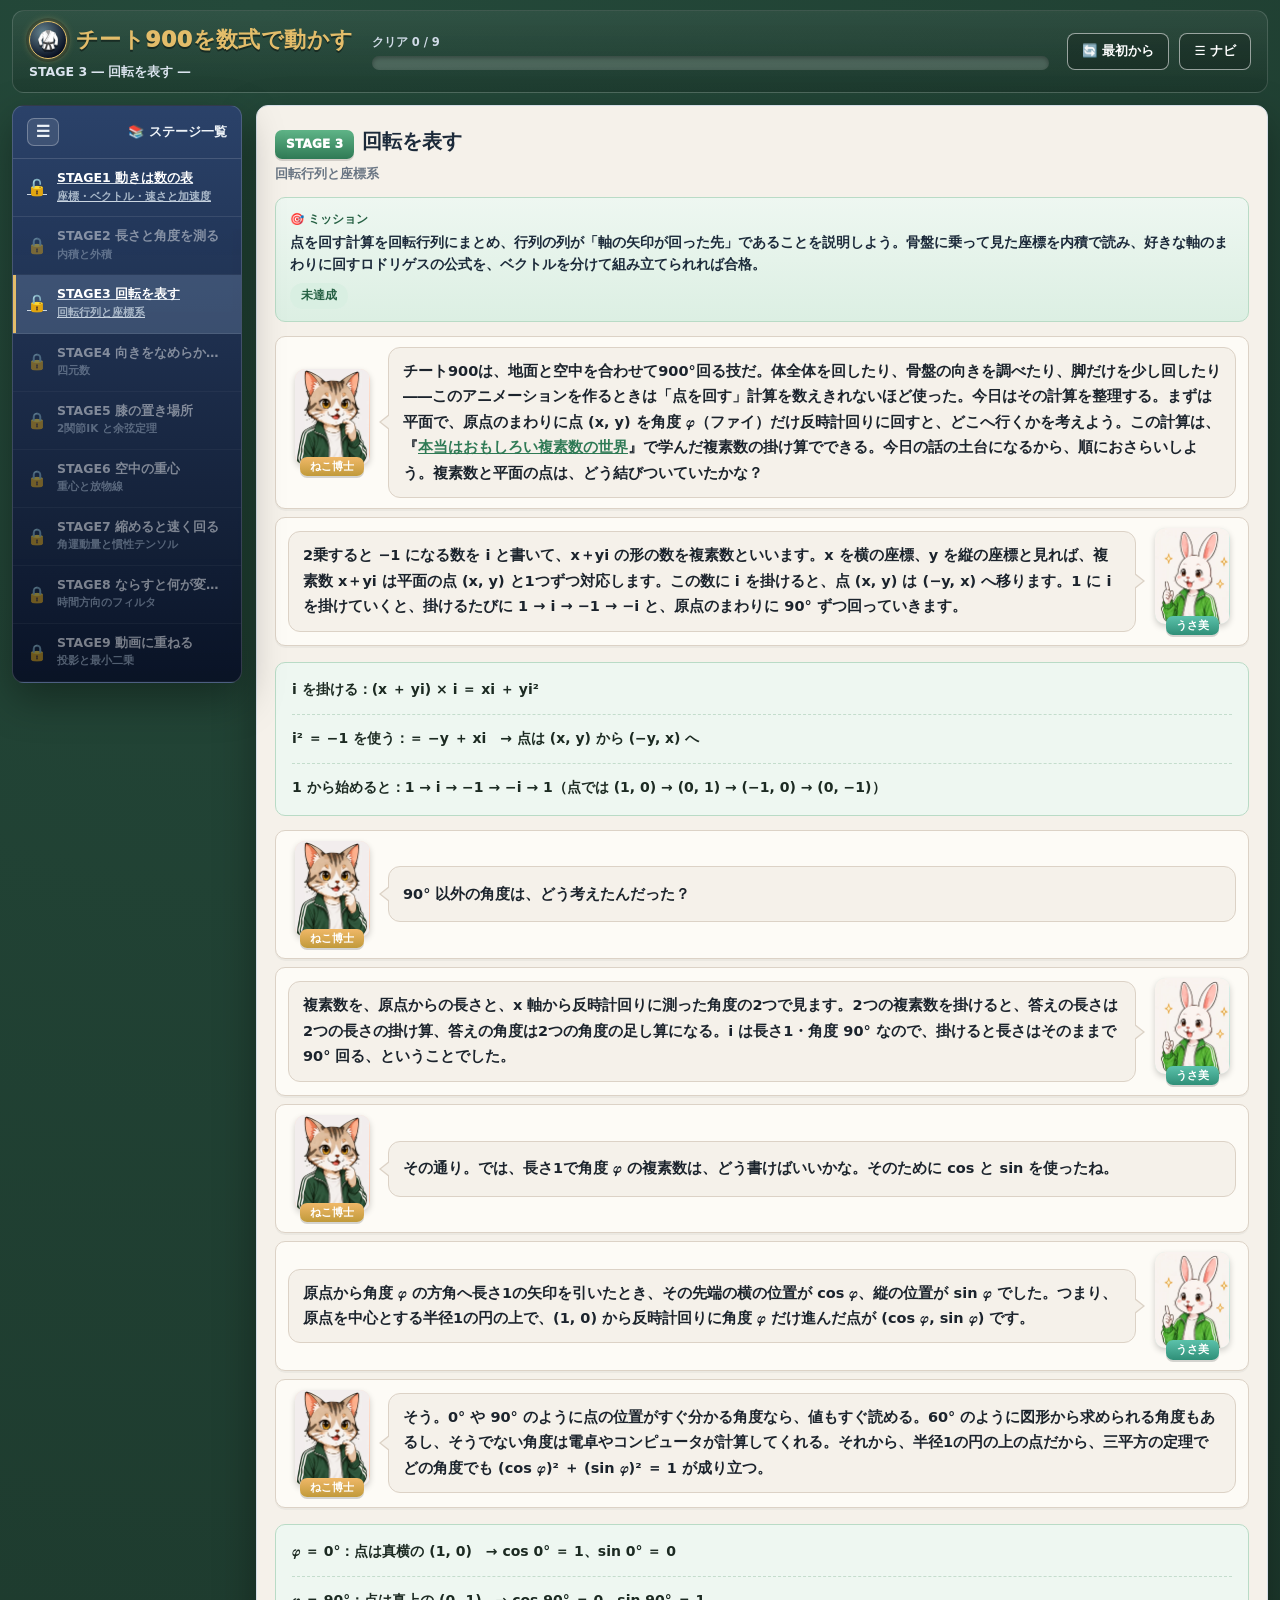
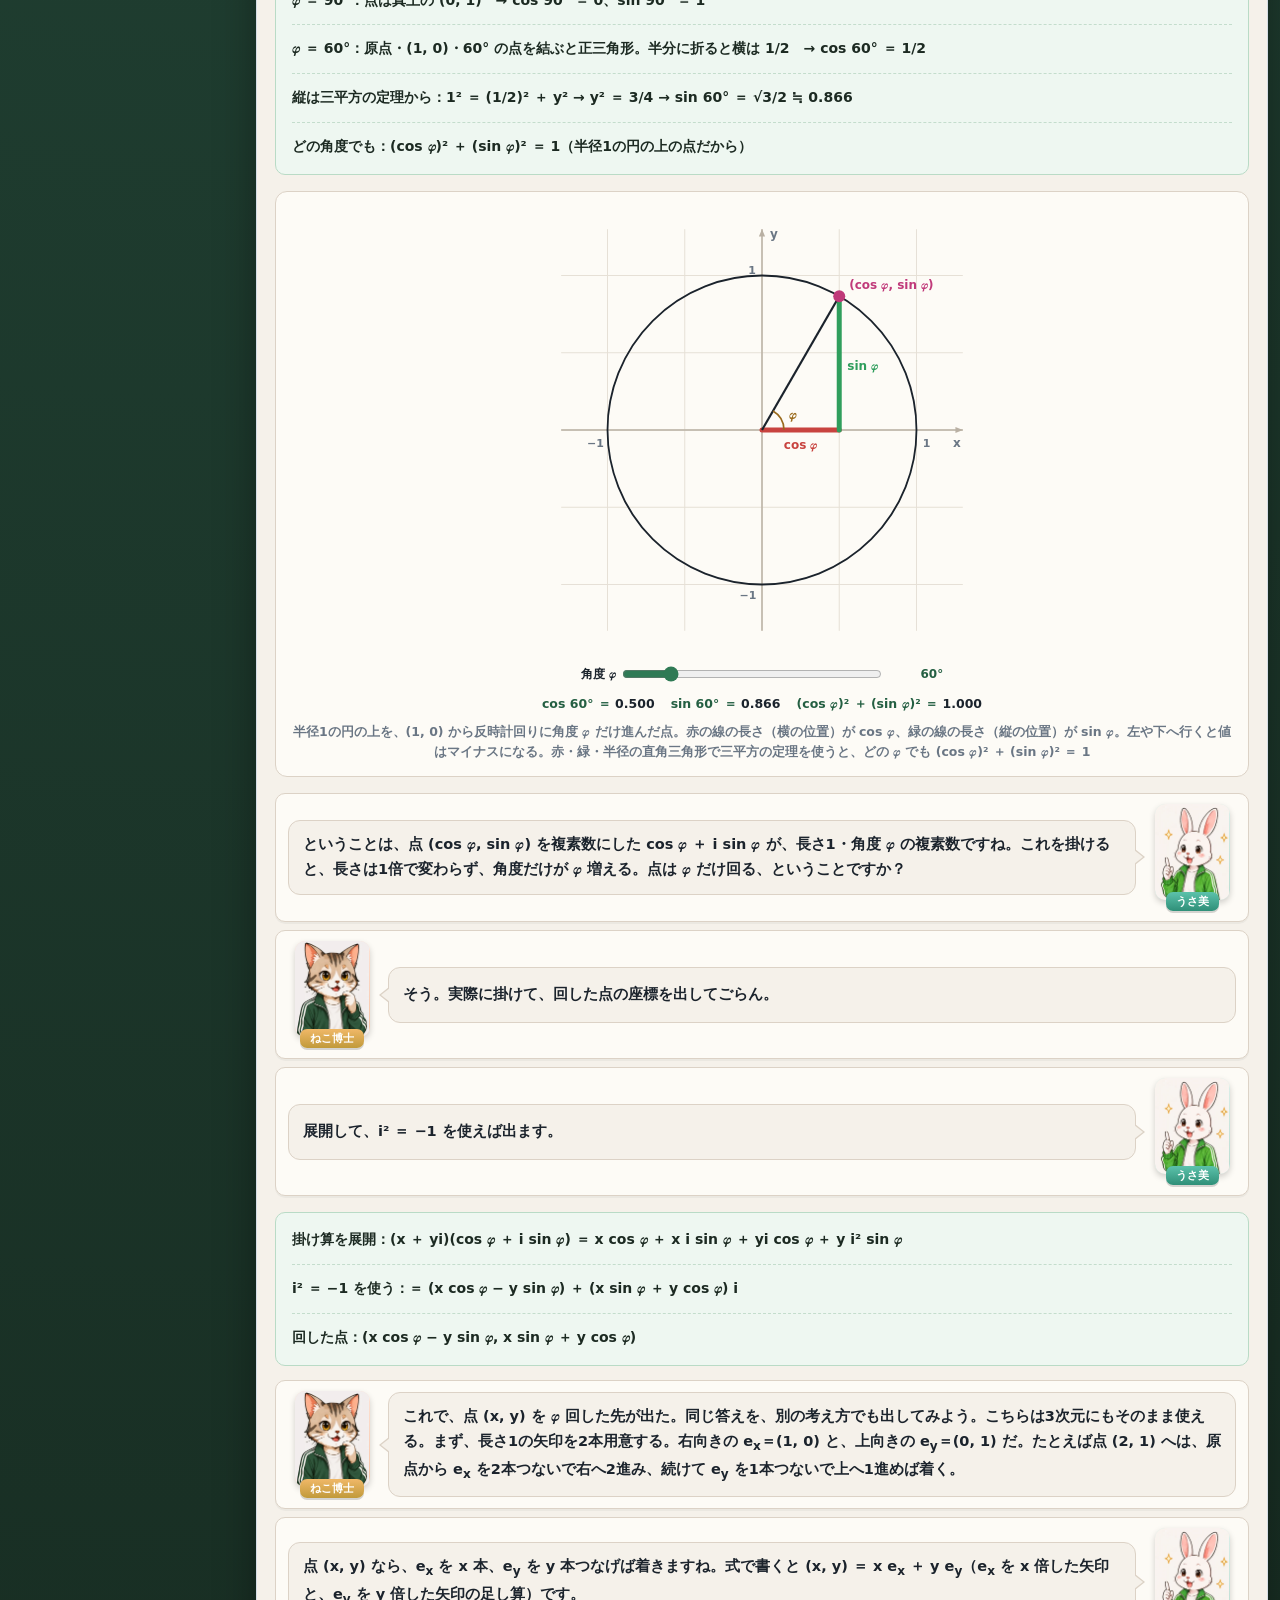
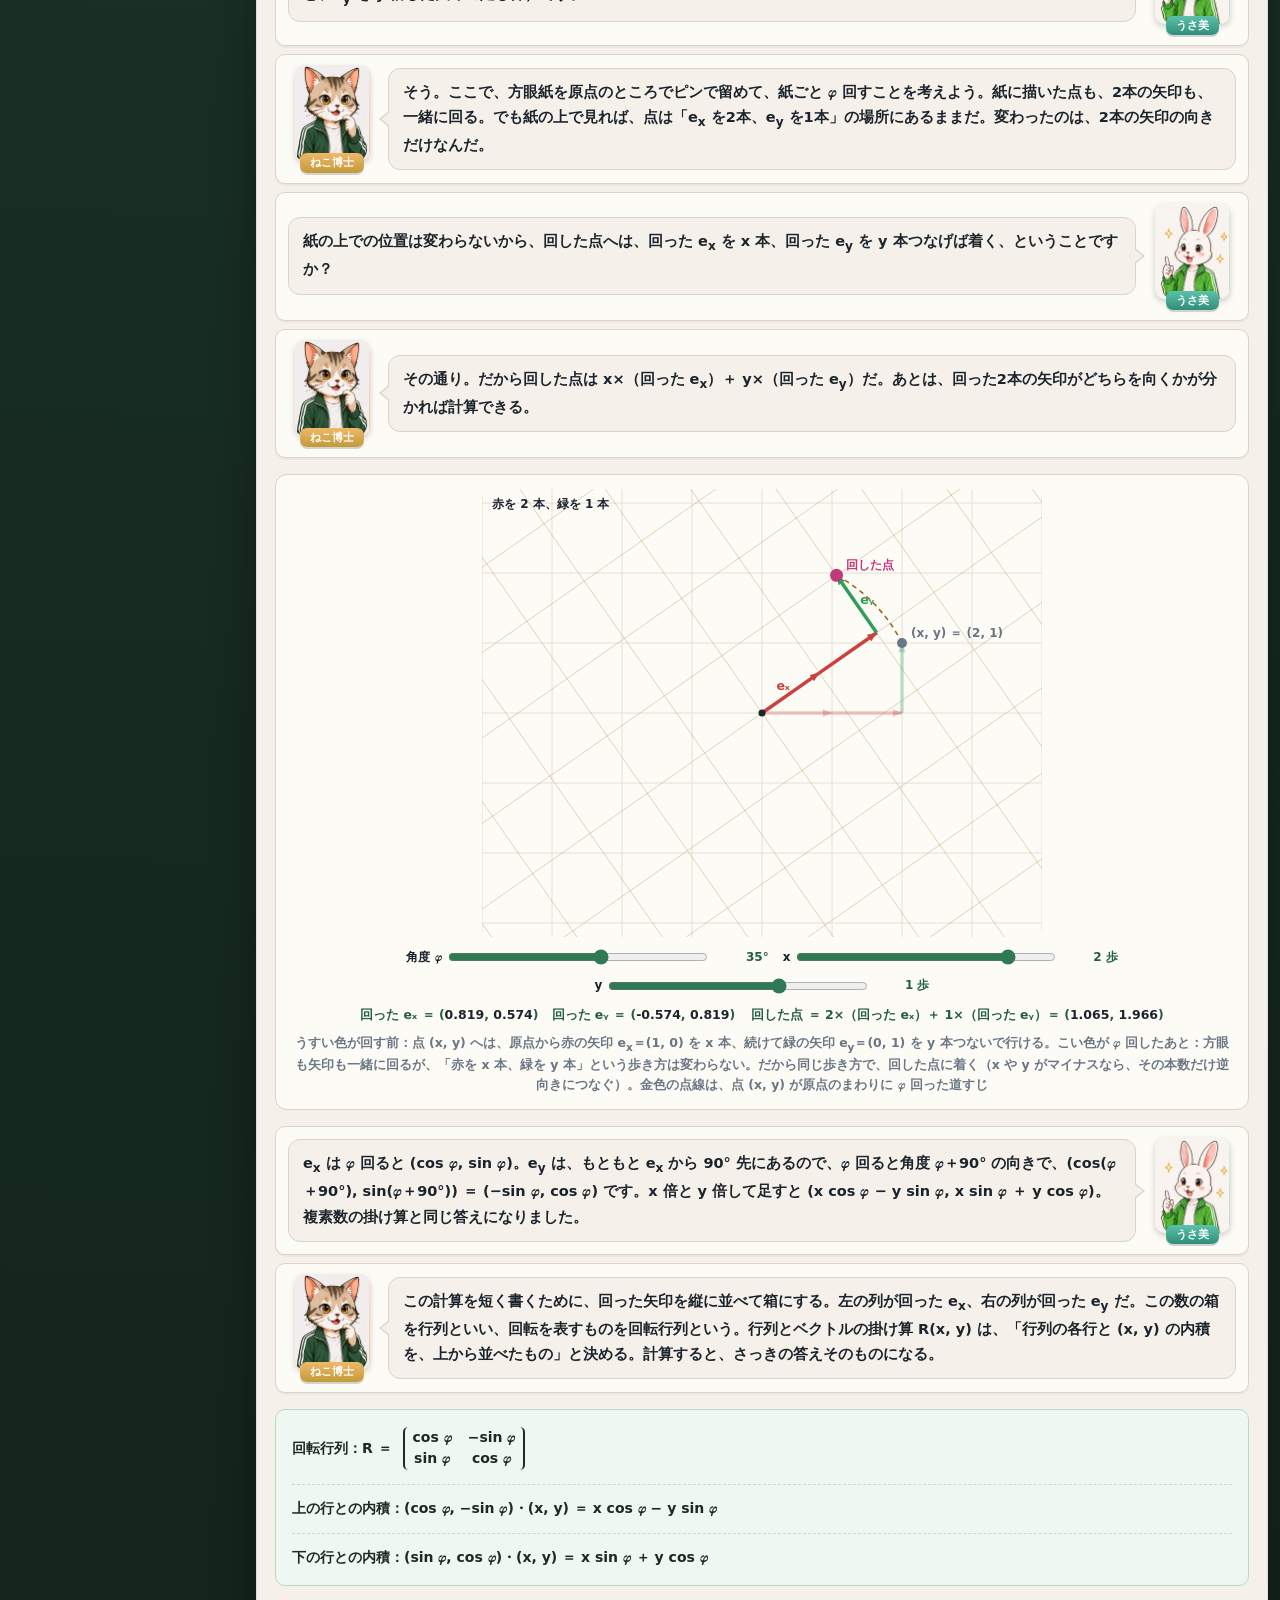
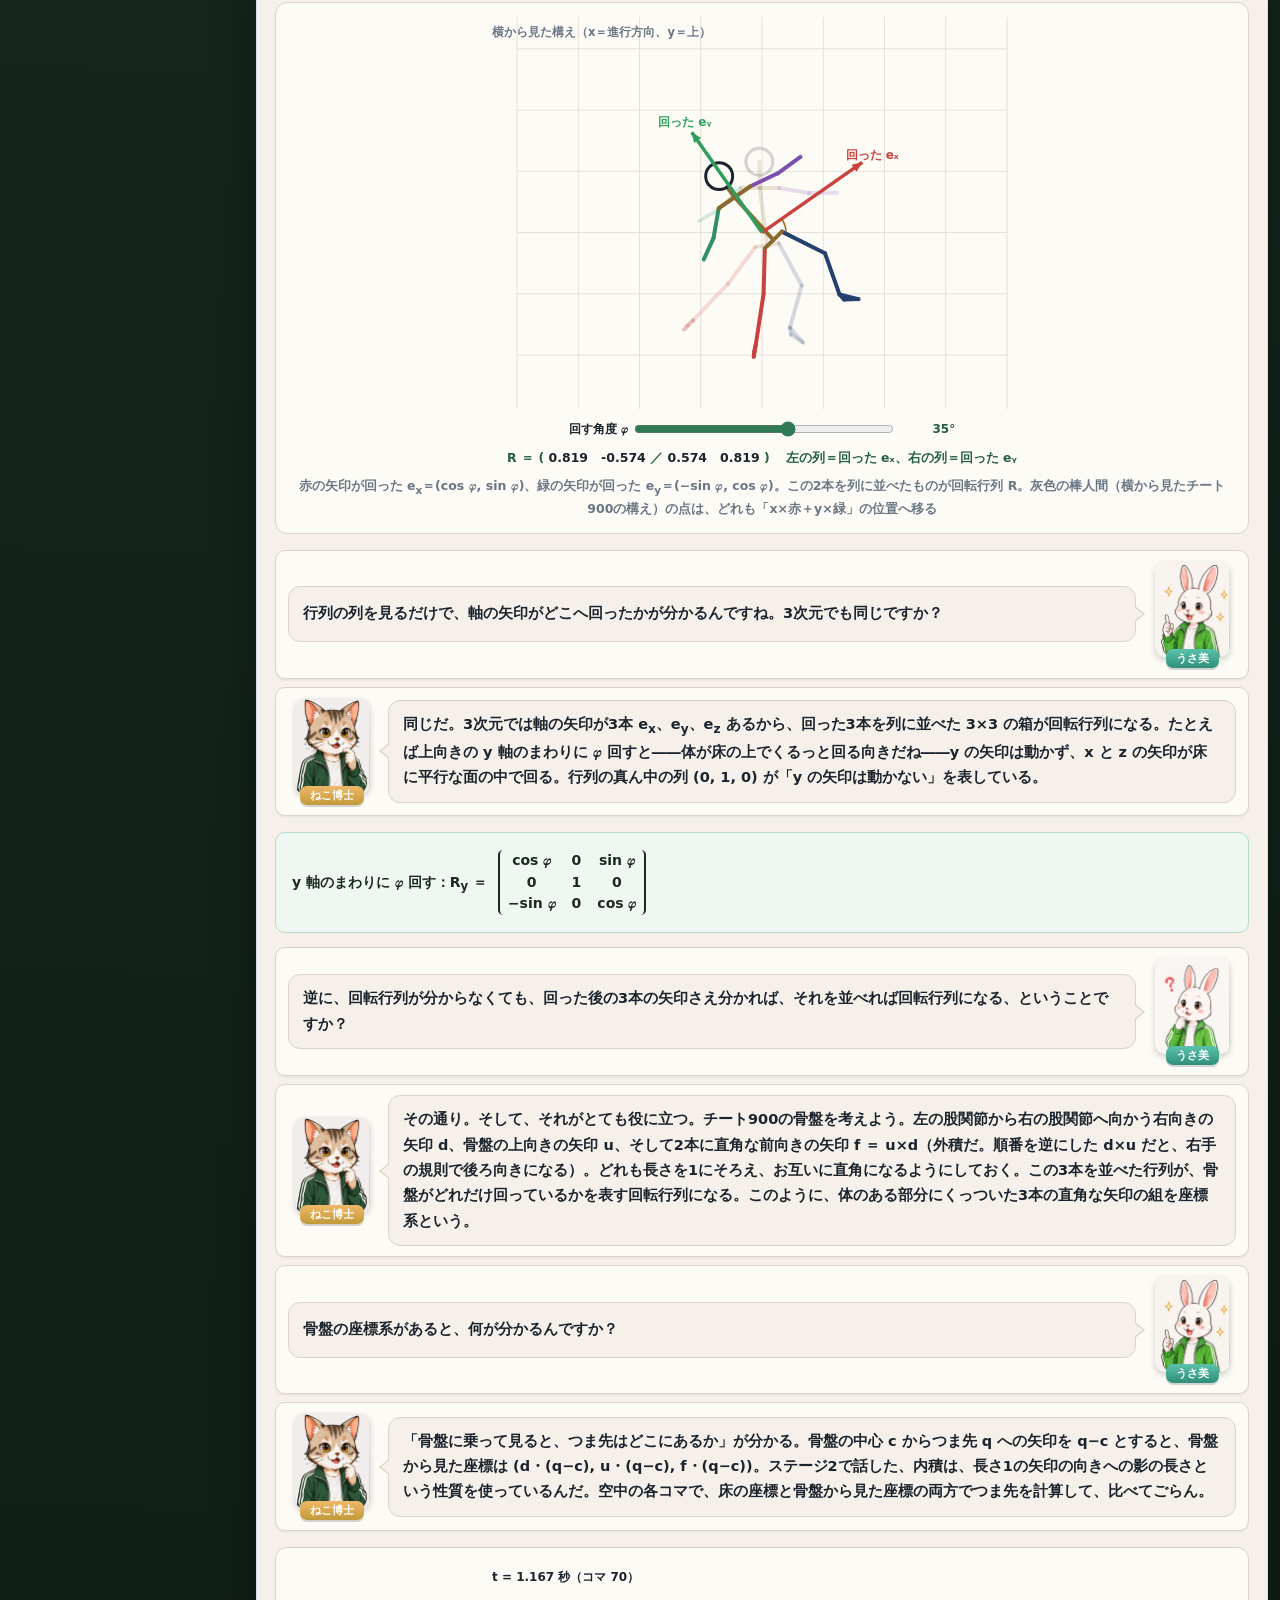
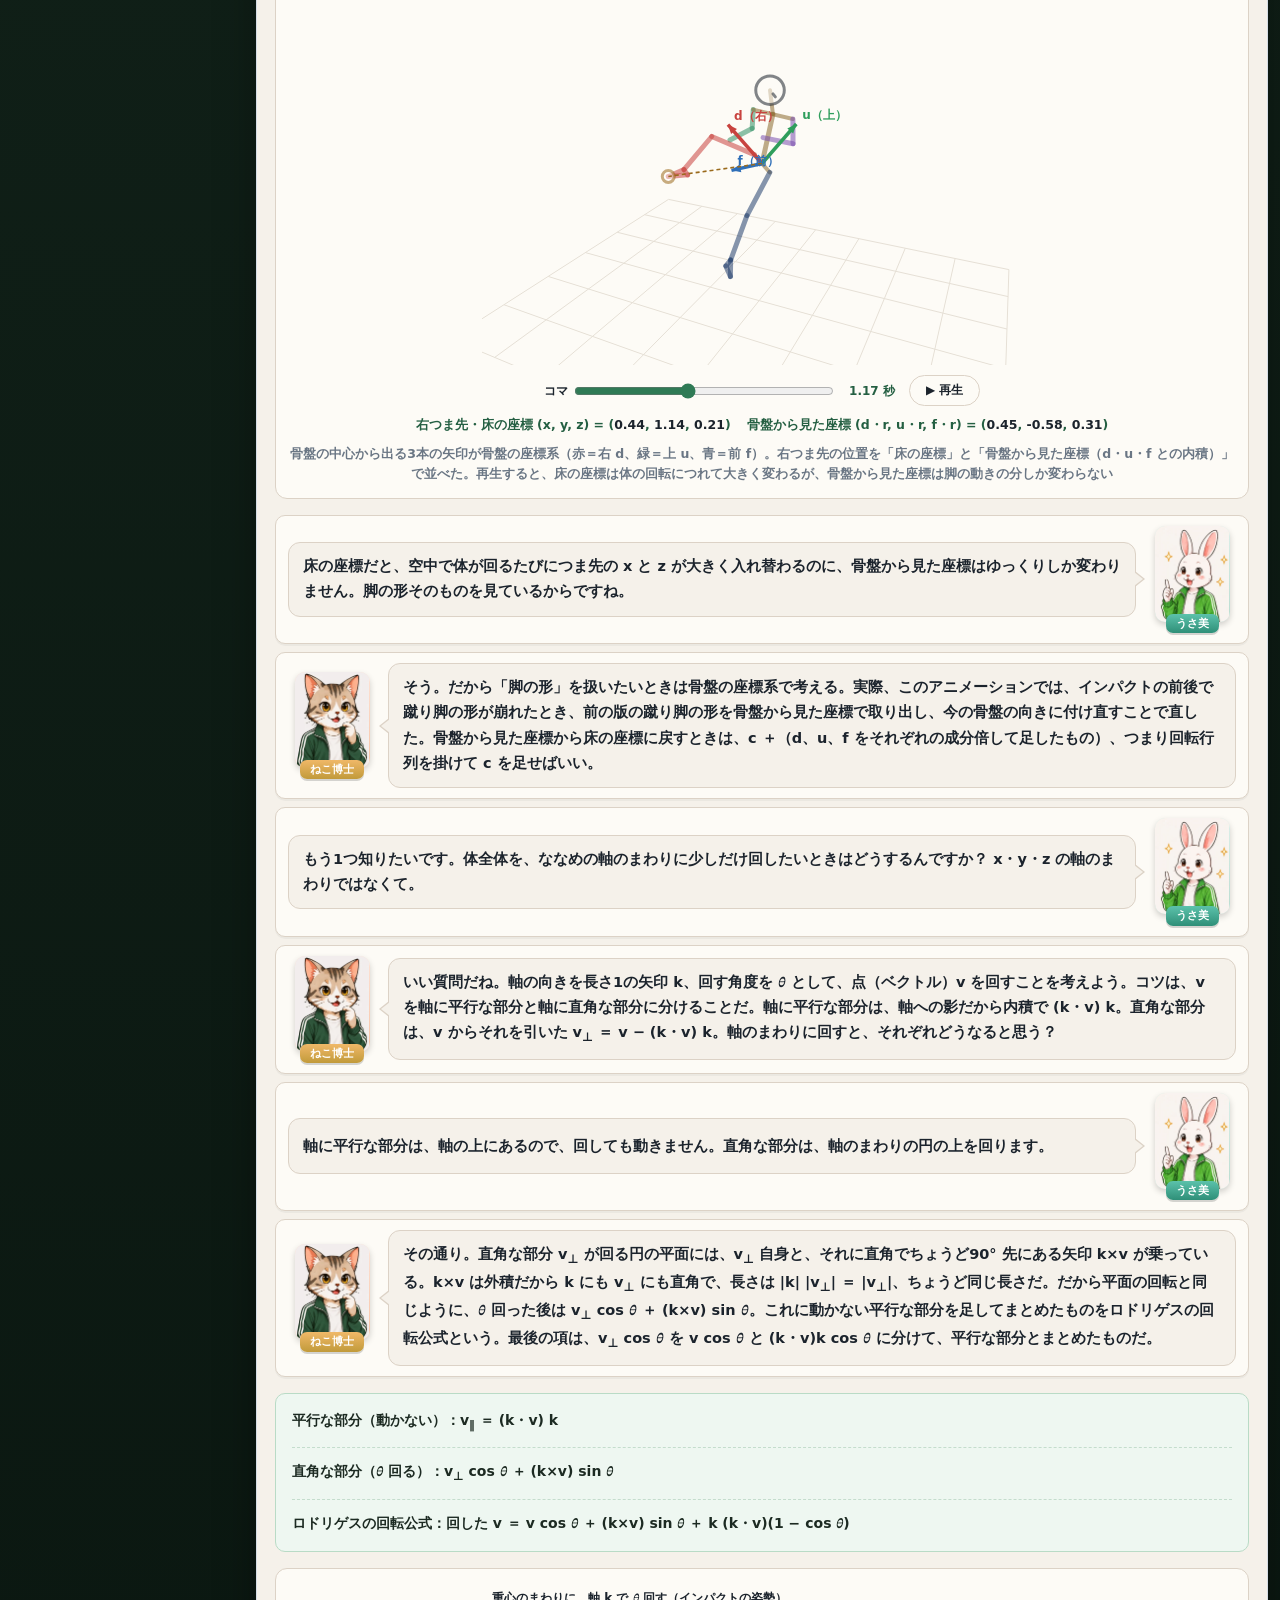
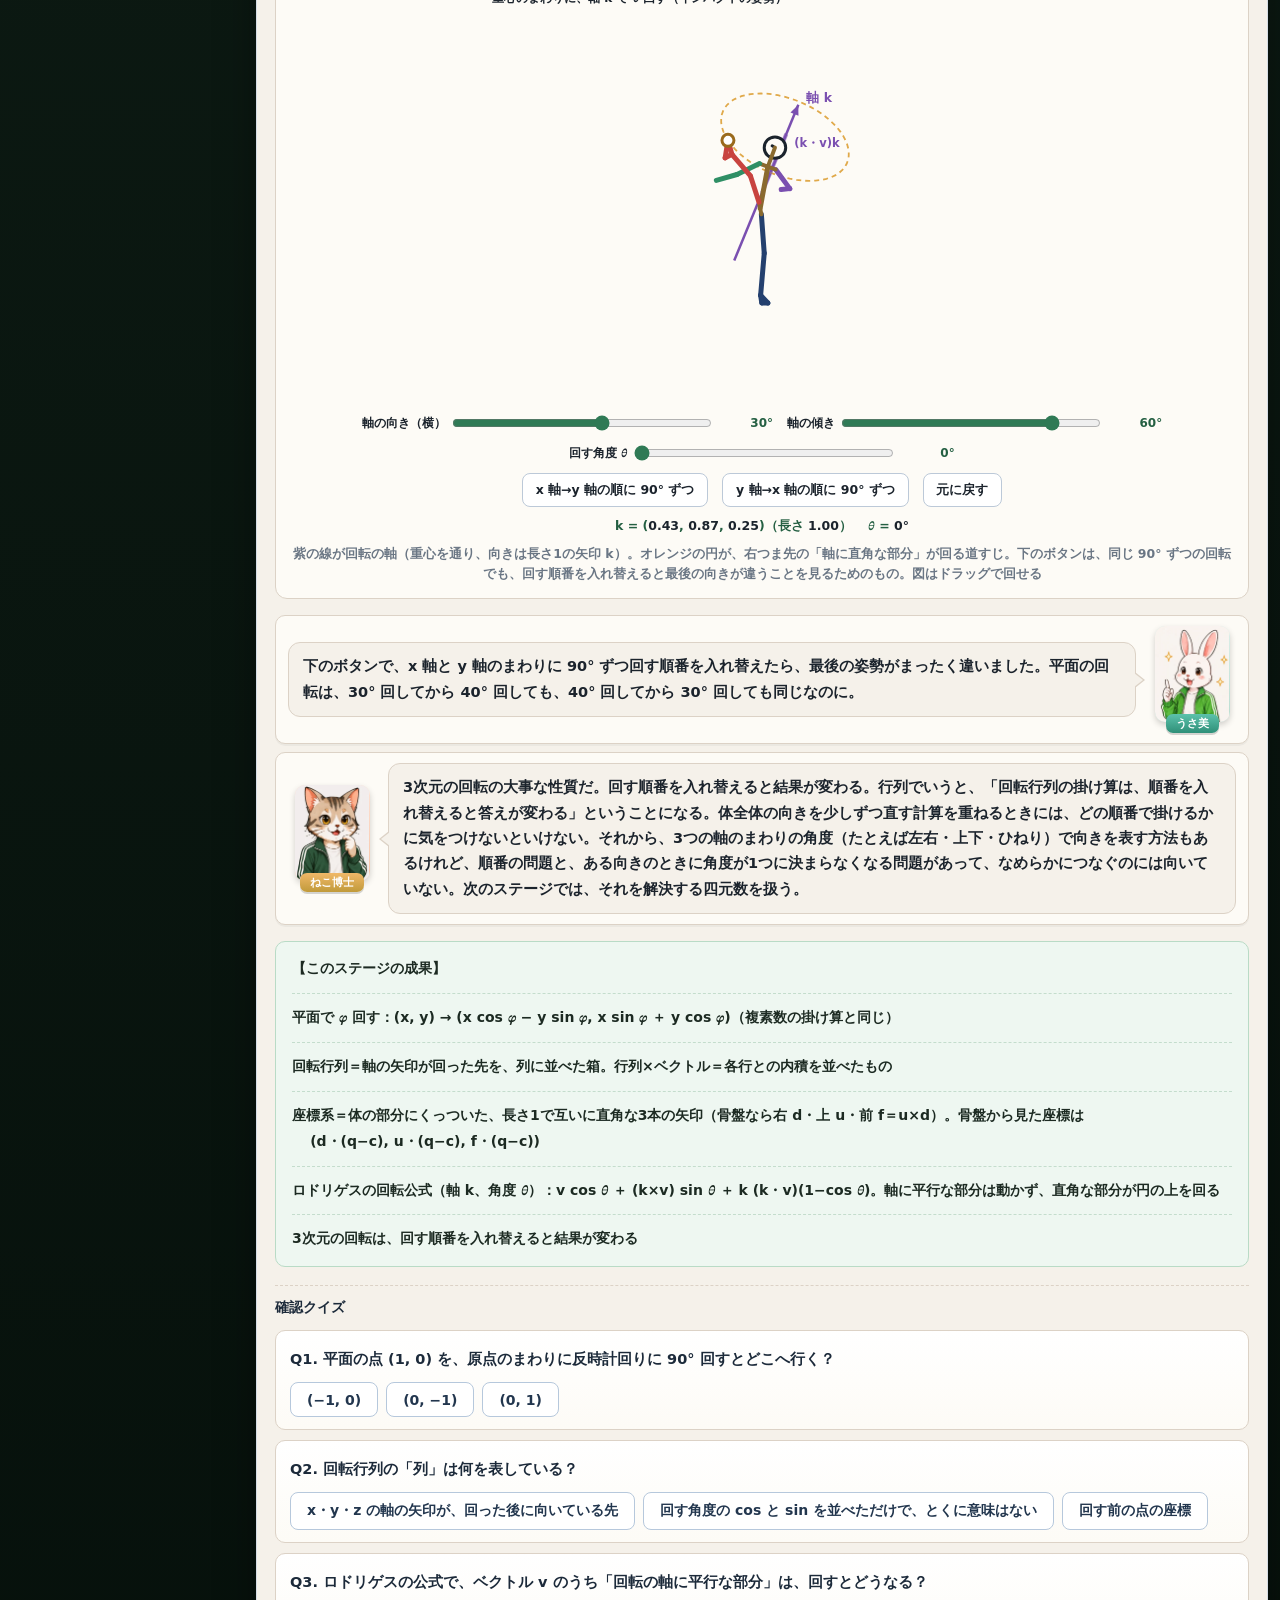
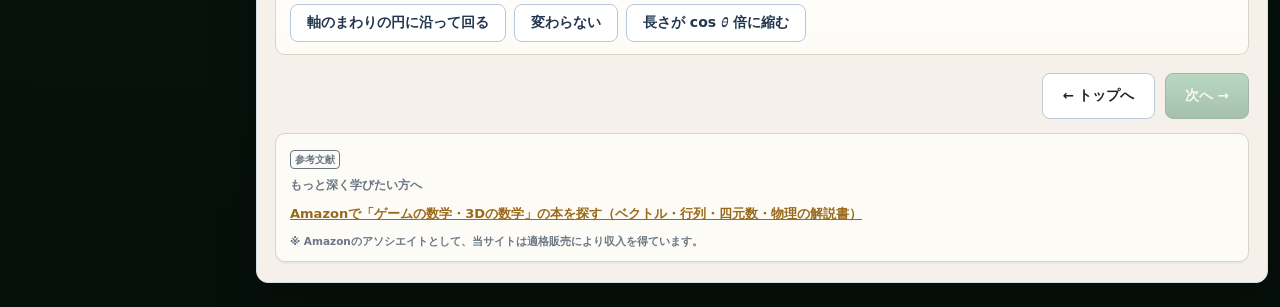
<file: stage3.html>
<!DOCTYPE html>
<html lang="ja">
<head>
<meta charset="UTF-8">
<meta name="viewport" content="width=device-width, initial-scale=1.0">
<meta name="theme-color" content="#16291f">
<!-- Google tag (gtag.js) -->
<script async src="https://www.googletagmanager.com/gtag/js?id=G-9RTQCP2HXM"></script>
<script>
  window.dataLayer = window.dataLayer || [];
  function gtag(){dataLayer.push(arguments);}
  gtag('js', new Date());
  gtag('config', 'G-9RTQCP2HXM');
</script>
<title>STAGE3 回転を表す（回転行列と座標系） ― チート900を数式で動かす</title>
<meta name="description" content="点を回す計算を「回転行列」という数の箱にまとめる。軸の矢印が回った先を並べると行列になる理由、骨盤に乗って見る座標系（内積で読む）、好きな軸のまわりに回すロドリゲスの公式、回す順番で結果が変わることを、チート900の体で確かめる。">
<link rel="canonical" href="https://physics-engine.habatakijuku.com/stage3">
<meta property="og:type" content="article">
<meta property="og:site_name" content="チート900を数式で動かす">
<meta property="og:locale" content="ja_JP">
<meta property="og:title" content="STAGE3 回転を表す（回転行列と座標系） ― チート900を数式で動かす">
<meta property="og:description" content="点を回す計算を行列にまとめ、骨盤に乗って見る座標系と、好きな軸のまわりに回すロドリゲスの公式を、チート900の体で確かめる。">
<meta property="og:url" content="https://physics-engine.habatakijuku.com/stage3">
<meta property="og:image" content="https://physics-engine.habatakijuku.com/images/ogp.png">
<meta property="og:image:width" content="1200">
<meta property="og:image:height" content="630">
<meta property="og:image:alt" content="チート900を数式で動かす：空中で回りながら蹴る棒人間と、角運動量の式 L＝Iω">
<meta name="twitter:card" content="summary_large_image">
<link rel="icon" type="image/png" href="images/favicon.png">
<link rel="apple-touch-icon" href="images/apple-touch-icon.png">
<script type="application/ld+json">
{
  "@context": "https://schema.org",
  "@graph": [
    {
      "@type": "LearningResource",
      "name": "STAGE3 回転を表す",
      "description": "点を回す計算を「回転行列」という数の箱にまとめる。軸の矢印が回った先を並べると行列になる理由、骨盤に乗って見る座標系（内積で読む）、好きな軸のまわりに回すロドリゲスの公式、回す順番で結果が変わることを、チート900の体で確かめる。",
      "url": "https://physics-engine.habatakijuku.com/stage3",
      "inLanguage": "ja",
      "learningResourceType": "learning activity",
      "educationalLevel": "中学生以上",
      "isAccessibleForFree": true,
      "position": 3,
      "isPartOf": {
        "@type": "LearningResource",
        "name": "チート900を数式で動かす",
        "url": "https://physics-engine.habatakijuku.com/"
      },
      "author": {
        "@type": "Person",
        "name": "ruglerugle"
      }
    },
    {
      "@type": "BreadcrumbList",
      "itemListElement": [
        {
          "@type": "ListItem",
          "position": 1,
          "name": "チート900を数式で動かす",
          "item": "https://physics-engine.habatakijuku.com/"
        },
        {
          "@type": "ListItem",
          "position": 2,
          "name": "STAGE3 回転を表す",
          "item": "https://physics-engine.habatakijuku.com/stage3"
        }
      ]
    }
  ]
}
</script>
<link rel="stylesheet" href="design-system.css?v=20261024a">
<style>
  .sim-controls{display:flex;align-items:center;gap:8px 14px;flex-wrap:wrap;justify-content:center;margin-top:10px}
  .sim-controls .btn{font-size:12.5px;padding:.45rem .8rem}
  .sim-controls .btn[aria-pressed="true"]{background:linear-gradient(#5fb487,#2f7a55);border-color:#245f42;color:#fff}
  .sim-controls label{display:inline-flex;align-items:center;gap:6px;font-size:12px;font-weight:800;color:var(--ink)}
  .sim-controls input[type=range]{width:min(260px,60vw);accent-color:#2f7a55}
  .sim-controls output{font-variant-numeric:tabular-nums;min-width:4.6em;text-align:right;color:#245f42}
  .sim-play{padding:6px 16px;border:1px solid var(--line);border-radius:999px;background:var(--paper2);color:var(--ink);font-size:12px;font-weight:800;cursor:pointer}
  .sim-play:hover{background:#fff}
  .cv-wrap{width:100%;max-width:560px;margin-left:auto;margin-right:auto}
  .cv-wrap canvas{display:block;width:100%;height:auto;border-radius:8px}
  .readout{display:flex;flex-wrap:wrap;gap:6px 16px;justify-content:center;margin-top:8px;font-size:12.5px;font-weight:800;color:#245f42;font-variant-numeric:tabular-nums}
  .readout span b{color:var(--ink)}
  .num-table{margin:10px auto 0;border-collapse:collapse;font-size:12px;font-variant-numeric:tabular-nums;max-width:100%}
  .num-table th,.num-table td{border:1px solid var(--line);padding:3px 8px;text-align:right}
  .num-table th{background:var(--paper2);font-weight:900;color:var(--ink)}
  .num-table td.nm{text-align:left;font-weight:800;color:var(--muted)}
  .num-table tr.hl td{background:#fff4d6}
  .tbl-wrap{overflow-x:auto}
  .note-box{background:#fffbe8;border:1px solid #e3d48f;border-radius:10px;padding:12px 14px;margin:12px 0;font-size:13.5px;line-height:1.75;color:#3a3210;font-weight:700}
  .note-box .nb-title{display:block;font-weight:950;margin-bottom:4px;color:#7a5a08}
  .diagram-box svg.box3d{max-width:min(100%,420px)}
  .box3d .e{stroke:#b9b0a3;stroke-width:1.2;fill:none}
  .box3d .eh{stroke:#b9b0a3;stroke-width:1.2;stroke-dasharray:4 4;fill:none}
  .box3d .d1{stroke:#2f7a55;stroke-width:2.4}
  .box3d .d2{stroke:#c8433f;stroke-width:3}
  .box3d .lx{fill:#c8433f;font-size:13px;font-weight:900}
  .box3d .ly{fill:#2f9e5c;font-size:13px;font-weight:900}
  .box3d .lz{fill:#2f6fb8;font-size:13px;font-weight:900}
  .box3d .lb{fill:#1b232c;font-size:12.5px;font-weight:900}
  .box3d .lm{fill:#2f7a55;font-size:12.5px;font-weight:900}

</style>
</head>
<body>
<div class="app-shell side-collapsed" id="app-shell">
  <header class="game-header">
    <div class="brand">
      <div class="brand-title"><a class="head-reset home-badge" href="index.html" title="トップへ" aria-label="トップへ">🥋</a> <span>チート900を数式で動かす</span></div>
      <div class="brand-sub">STAGE 3 ― 回転を表す ―</div>
    </div>
    <div class="head-progress-wrap">
      <div class="head-progress-label" id="progress-label">クリア 0 / 9</div>
      <div class="head-progress" role="progressbar" aria-label="クリア済みステージ数" aria-valuemin="0" aria-valuemax="9" aria-valuenow="0"><div class="head-progress-fill" id="progress-fill" style="width:0%"></div></div>
    </div>
    <div class="header-actions">
      <button class="head-reset" id="btn-reset-all">🔄 最初から</button>
      <button class="head-reset" id="head-nav-toggle" title="ステージ一覧の表示切替">☰ ナビ</button>
    </div>
  </header>
  <div class="game-layout">
    <div class="side-backdrop" id="side-backdrop"></div>
    <aside class="side-panel">
      <div class="side-head">
        <button class="side-toggle" id="sidebar-toggle" title="ステージ一覧の表示切替" aria-label="ステージ一覧の表示切替">☰</button>
        <span class="side-head-text">📚 ステージ一覧</span>
      </div>
      <div class="side-list" id="side-list"></div>
    </aside>
    <main class="main-area">
      <div class="chapter-head">
        <span class="chapter-badge">STAGE 3</span><h1 class="chapter-title">回転を表す</h1>
        <div class="chapter-sub">回転行列と座標系</div>
      </div>
      <div class="mission-box">
        <div class="mission-label">🎯 ミッション</div>
        <div class="mission-text">点を回す計算を<strong>回転行列</strong>にまとめ、行列の列が「軸の矢印が回った先」であることを説明しよう。骨盤に乗って見た座標を<strong>内積</strong>で読み、好きな軸のまわりに回す<strong>ロドリゲスの公式</strong>を、ベクトルを分けて組み立てられれば合格。</div>
        <span class="mission-status" id="mission-status">未達成</span>
      </div>
      <div class="dialogue-scene">
        <div class="dialog-row">
          <div class="dialog-character">
            <div class="dialog-avatar mentor"><img src="images/cat.webp" width="300" height="386" alt=""></div>
            <div class="dialog-name mentor">ねこ博士</div>
          </div>
          <div class="dialog-bubble">チート900は、地面と空中を合わせて900°回る技だ。体全体を回したり、骨盤の向きを調べたり、脚だけを少し回したり――このアニメーションを作るときは「点を回す」計算を数えきれないほど使った。今日はその計算を整理する。まずは平面で、原点のまわりに点 (x, y) を角度 φ（ファイ）だけ反時計回りに回すと、どこへ行くかを考えよう。この計算は、『<a href="https://complex-number.habatakijuku.com/" target="_blank" rel="noopener" style="color:#2f7a55;text-decoration:underline">本当はおもしろい複素数の世界</a>』で学んだ複素数の掛け算でできる。今日の話の土台になるから、順におさらいしよう。複素数と平面の点は、どう結びついていたかな？</div>
        </div>
        <div class="dialog-row right">
          <div class="dialog-character">
            <div class="dialog-avatar student"><img src="images/rabbit.webp" width="300" height="386" alt="" loading="lazy" decoding="async"></div>
            <div class="dialog-name student">うさ美</div>
          </div>
          <div class="dialog-bubble">2乗すると −1 になる数を i と書いて、<span class="nw">x＋yi</span> の形の数を複素数といいます。x を横の座標、y を縦の座標と見れば、複素数 <span class="nw">x＋yi</span> は平面の点 (x, y) と1つずつ対応します。この数に i を掛けると、点 (x, y) は (−y, x) へ移ります。1 に i を掛けていくと、掛けるたびに 1 → i → −1 → −i と、原点のまわりに 90° ずつ回っていきます。</div>
        </div>
      </div>

      <div class="formula-box">
        <span class="step">i を掛ける：<span class="nw">(x ＋ yi) × i ＝ xi ＋ yi²</span></span>
        <span class="step">i² ＝ −1 を使う：<span class="nw">＝ −y ＋ xi</span>　→ 点は <span class="nw">(x, y) から (−y, x) へ</span></span>
        <span class="step">1 から始めると：<span class="nw">1 → i → −1 → −i → 1</span>（点では <span class="nw">(1, 0) → (0, 1) → (−1, 0) → (0, −1)</span>）</span>
      </div>

      <div class="dialogue-scene">
        <div class="dialog-row">
          <div class="dialog-character">
            <div class="dialog-avatar mentor"><img src="images/cat.webp" width="300" height="386" alt="" loading="lazy" decoding="async"></div>
            <div class="dialog-name mentor">ねこ博士</div>
          </div>
          <div class="dialog-bubble">90° 以外の角度は、どう考えたんだった？</div>
        </div>
        <div class="dialog-row right">
          <div class="dialog-character">
            <div class="dialog-avatar student"><img src="images/rabbit.webp" width="300" height="386" alt="" loading="lazy" decoding="async"></div>
            <div class="dialog-name student">うさ美</div>
          </div>
          <div class="dialog-bubble">複素数を、原点からの<strong>長さ</strong>と、x 軸から反時計回りに測った<strong>角度</strong>の2つで見ます。2つの複素数を掛けると、答えの長さは2つの長さの掛け算、答えの角度は2つの角度の足し算になる。i は長さ1・角度 90° なので、掛けると長さはそのままで 90° 回る、ということでした。</div>
        </div>
        <div class="dialog-row">
          <div class="dialog-character">
            <div class="dialog-avatar mentor"><img src="images/cat.webp" width="300" height="386" alt="" loading="lazy" decoding="async"></div>
            <div class="dialog-name mentor">ねこ博士</div>
          </div>
          <div class="dialog-bubble">その通り。では、長さ1で角度 φ の複素数は、どう書けばいいかな。そのために cos と sin を使ったね。</div>
        </div>
        <div class="dialog-row right">
          <div class="dialog-character">
            <div class="dialog-avatar student"><img src="images/rabbit.webp" width="300" height="386" alt="" loading="lazy" decoding="async"></div>
            <div class="dialog-name student">うさ美</div>
          </div>
          <div class="dialog-bubble">原点から角度 φ の方角へ長さ1の矢印を引いたとき、その先端の横の位置が <strong>cos φ</strong>、縦の位置が <strong>sin φ</strong> でした。つまり、原点を中心とする半径1の円の上で、(1, 0) から反時計回りに角度 φ だけ進んだ点が (cos φ, sin φ) です。</div>
        </div>
        <div class="dialog-row">
          <div class="dialog-character">
            <div class="dialog-avatar mentor"><img src="images/cat.webp" width="300" height="386" alt="" loading="lazy" decoding="async"></div>
            <div class="dialog-name mentor">ねこ博士</div>
          </div>
          <div class="dialog-bubble">そう。0° や 90° のように点の位置がすぐ分かる角度なら、値もすぐ読める。60° のように図形から求められる角度もあるし、そうでない角度は電卓やコンピュータが計算してくれる。それから、半径1の円の上の点だから、三平方の定理でどの角度でも <span class="nw">(cos φ)² ＋ (sin φ)² ＝ 1</span> が成り立つ。</div>
        </div>
      </div>

      <div class="formula-box">
        <span class="step">φ ＝ 0°：点は真横の (1, 0)　→ <span class="nw">cos 0° ＝ 1、</span><span class="nw">sin 0° ＝ 0</span></span>
        <span class="step">φ ＝ 90°：点は真上の (0, 1)　→ <span class="nw">cos 90° ＝ 0、</span><span class="nw">sin 90° ＝ 1</span></span>
        <span class="step">φ ＝ 60°：原点・(1, 0)・60° の点を結ぶと正三角形。半分に折ると横は 1/2　→ <span class="nw">cos 60° ＝ 1/2</span></span>
        <span class="step">縦は三平方の定理から：<span class="nw">1² ＝ (1/2)² ＋ y²</span> <span class="nw">→ y² ＝ 3/4</span> <span class="nw">→ sin 60° ＝ √3/2 ≒ 0.866</span></span>
        <span class="step">どの角度でも：<span class="nw">(cos φ)² ＋ (sin φ)² ＝ 1</span>（半径1の円の上の点だから）</span>
      </div>

      <div class="diagram-box">
        <div class="cv-wrap"><canvas id="cv0" role="img" aria-label="半径1の円の上で角度φだけ進んだ点。その点の横の位置が cos φ、縦の位置が sin φ"></canvas></div>
        <div class="sim-controls">
          <label>角度 φ <input type="range" id="ph0" min="0" max="360" value="60" step="1"> <output id="ph0o"></output></label>
        </div>
        <div class="readout" id="ro0"></div>
        <div class="diagram-caption">半径1の円の上を、(1, 0) から反時計回りに角度 φ だけ進んだ点。赤の線の長さ（横の位置）が cos φ、緑の線の長さ（縦の位置）が sin φ。左や下へ行くと値はマイナスになる。赤・緑・半径の直角三角形で三平方の定理を使うと、どの φ でも (cos φ)² ＋ (sin φ)² ＝ 1</div>
      </div>

      <div class="dialogue-scene">
        <div class="dialog-row right">
          <div class="dialog-character">
            <div class="dialog-avatar student"><img src="images/rabbit.webp" width="300" height="386" alt="" loading="lazy" decoding="async"></div>
            <div class="dialog-name student">うさ美</div>
          </div>
          <div class="dialog-bubble">ということは、点 (cos φ, sin φ) を複素数にした <strong>cos φ ＋ i sin φ</strong> が、長さ1・角度 φ の複素数ですね。これを掛けると、長さは1倍で変わらず、角度だけが φ 増える。点は φ だけ回る、ということですか？</div>
        </div>
        <div class="dialog-row">
          <div class="dialog-character">
            <div class="dialog-avatar mentor"><img src="images/cat.webp" width="300" height="386" alt="" loading="lazy" decoding="async"></div>
            <div class="dialog-name mentor">ねこ博士</div>
          </div>
          <div class="dialog-bubble">そう。実際に掛けて、回した点の座標を出してごらん。</div>
        </div>
        <div class="dialog-row right">
          <div class="dialog-character">
            <div class="dialog-avatar student"><img src="images/rabbit.webp" width="300" height="386" alt="" loading="lazy" decoding="async"></div>
            <div class="dialog-name student">うさ美</div>
          </div>
          <div class="dialog-bubble">展開して、i² ＝ −1 を使えば出ます。</div>
        </div>
      </div>

      <div class="formula-box">
        <span class="step">掛け算を展開：<span class="nw">(x ＋ yi)(cos φ ＋ i sin φ)</span> <span class="nw">＝ x cos φ ＋ x i sin φ ＋ yi cos φ ＋ y i² sin φ</span></span>
        <span class="step">i² ＝ −1 を使う：<span class="nw">＝ (x cos φ − y sin φ)</span> <span class="nw">＋ (x sin φ ＋ y cos φ) i</span></span>
        <span class="step">回した点：<span class="nw">(x cos φ − y sin φ,</span> <span class="nw">x sin φ ＋ y cos φ)</span></span>
      </div>

      <div class="dialogue-scene">
        <div class="dialog-row">
          <div class="dialog-character">
            <div class="dialog-avatar mentor"><img src="images/cat.webp" width="300" height="386" alt="" loading="lazy" decoding="async"></div>
            <div class="dialog-name mentor">ねこ博士</div>
          </div>
          <div class="dialog-bubble">これで、点 (x, y) を φ 回した先が出た。同じ答えを、別の考え方でも出してみよう。こちらは3次元にもそのまま使える。まず、長さ1の矢印を2本用意する。右向きの <span class="nw">e<sub>x</sub>＝(1, 0)</span> と、上向きの <span class="nw">e<sub>y</sub>＝(0, 1)</span> だ。たとえば点 (2, 1) へは、原点から e<sub>x</sub> を2本つないで右へ2進み、続けて e<sub>y</sub> を1本つないで上へ1進めば着く。</div>
        </div>
        <div class="dialog-row right">
          <div class="dialog-character">
            <div class="dialog-avatar student"><img src="images/rabbit.webp" width="300" height="386" alt="" loading="lazy" decoding="async"></div>
            <div class="dialog-name student">うさ美</div>
          </div>
          <div class="dialog-bubble">点 (x, y) なら、e<sub>x</sub> を x 本、e<sub>y</sub> を y 本つなげば着きますね。式で書くと <span class="nw">(x, y) ＝ x e<sub>x</sub> ＋ y e<sub>y</sub></span>（e<sub>x</sub> を x 倍した矢印と、e<sub>y</sub> を y 倍した矢印の足し算）です。</div>
        </div>
        <div class="dialog-row">
          <div class="dialog-character">
            <div class="dialog-avatar mentor"><img src="images/cat.webp" width="300" height="386" alt="" loading="lazy" decoding="async"></div>
            <div class="dialog-name mentor">ねこ博士</div>
          </div>
          <div class="dialog-bubble">そう。ここで、方眼紙を原点のところでピンで留めて、紙ごと φ 回すことを考えよう。紙に描いた点も、2本の矢印も、一緒に回る。でも紙の上で見れば、点は「e<sub>x</sub> を2本、e<sub>y</sub> を1本」の場所にあるままだ。変わったのは、2本の矢印の向きだけなんだ。</div>
        </div>
        <div class="dialog-row right">
          <div class="dialog-character">
            <div class="dialog-avatar student"><img src="images/rabbit.webp" width="300" height="386" alt="" loading="lazy" decoding="async"></div>
            <div class="dialog-name student">うさ美</div>
          </div>
          <div class="dialog-bubble">紙の上での位置は変わらないから、回した点へは、<strong>回った</strong> e<sub>x</sub> を x 本、<strong>回った</strong> e<sub>y</sub> を y 本つなげば着く、ということですか？</div>
        </div>
        <div class="dialog-row">
          <div class="dialog-character">
            <div class="dialog-avatar mentor"><img src="images/cat.webp" width="300" height="386" alt="" loading="lazy" decoding="async"></div>
            <div class="dialog-name mentor">ねこ博士</div>
          </div>
          <div class="dialog-bubble">その通り。だから回した点は <strong>x×（回った e<sub>x</sub>）＋ y×（回った e<sub>y</sub>）</strong>だ。あとは、回った2本の矢印がどちらを向くかが分かれば計算できる。</div>
        </div>
      </div>

      <div class="diagram-box">
        <div class="cv-wrap"><canvas id="cvW" role="img" aria-label="点 (x, y) へ、x の向きの矢印を x 歩、y の向きの矢印を y 歩つないで行く。方眼ごと φ 回すと、歩数はそのままで矢印の向きだけが変わり、同じ歩き方で回した点に着く"></canvas></div>
        <div class="sim-controls">
          <label>角度 φ <input type="range" id="phW" min="-180" max="180" value="35" step="1"> <output id="phWo"></output></label>
          <label>x <input type="range" id="xW" min="-3" max="3" value="2" step="1"> <output id="xWo"></output></label>
          <label>y <input type="range" id="yW" min="-3" max="3" value="1" step="1"> <output id="yWo"></output></label>
        </div>
        <div class="readout" id="roW"></div>
        <div class="diagram-caption">うすい色が回す前：点 (x, y) へは、原点から赤の矢印 e<sub>x</sub>＝(1, 0) を x 本、続けて緑の矢印 e<sub>y</sub>＝(0, 1) を y 本つないで行ける。こい色が φ 回したあと：方眼も矢印も一緒に回るが、「赤を x 本、緑を y 本」という歩き方は変わらない。だから同じ歩き方で、回した点に着く（x や y がマイナスなら、その本数だけ逆向きにつなぐ）。金色の点線は、点 (x, y) が原点のまわりに φ 回った道すじ</div>
      </div>

      <div class="dialogue-scene">
        <div class="dialog-row right">
          <div class="dialog-character">
            <div class="dialog-avatar student"><img src="images/rabbit.webp" width="300" height="386" alt="" loading="lazy" decoding="async"></div>
            <div class="dialog-name student">うさ美</div>
          </div>
          <div class="dialog-bubble">e<sub>x</sub> は φ 回ると (cos φ, sin φ)。e<sub>y</sub> は、もともと e<sub>x</sub> から 90° 先にあるので、φ 回ると角度 φ＋90° の向きで、(cos(φ＋90°), sin(φ＋90°)) ＝ (−sin φ, cos φ) です。x 倍と y 倍して足すと (x cos φ − y sin φ, x sin φ ＋ y cos φ)。複素数の掛け算と同じ答えになりました。</div>
        </div>
        <div class="dialog-row">
          <div class="dialog-character">
            <div class="dialog-avatar mentor"><img src="images/cat.webp" width="300" height="386" alt="" loading="lazy" decoding="async"></div>
            <div class="dialog-name mentor">ねこ博士</div>
          </div>
          <div class="dialog-bubble">この計算を短く書くために、回った矢印を<strong>縦に並べて箱にする</strong>。左の列が回った e<sub>x</sub>、右の列が回った e<sub>y</sub> だ。この数の箱を<strong>行列</strong>といい、回転を表すものを<strong>回転行列</strong>という。行列とベクトルの掛け算 R(x, y) は、「行列の各行と (x, y) の内積を、上から並べたもの」と決める。計算すると、さっきの答えそのものになる。</div>
        </div>
      </div>

      <div class="formula-box">
        <span class="step">回転行列：R ＝ <table class="mat"><tbody><tr><td>cos φ</td><td>−sin φ</td></tr><tr><td>sin φ</td><td>cos φ</td></tr></tbody></table></span>
        <span class="step">上の行との内積：<span class="nw">(cos φ, −sin φ)・(x, y) ＝ x cos φ − y sin φ</span></span>
        <span class="step">下の行との内積：<span class="nw">(sin φ, cos φ)・(x, y) ＝ x sin φ ＋ y cos φ</span></span>
      </div>

      <div class="diagram-box">
        <div class="cv-wrap"><canvas id="cv1" role="img" aria-label="平面の回転。x と y の向きの矢印が角度φ回り、その2本を列に並べたものが回転行列。棒人間の横から見た形も一緒に回る"></canvas></div>
        <div class="sim-controls">
          <label>回す角度 φ <input type="range" id="ph1" min="-180" max="180" value="35" step="1"> <output id="ph1o"></output></label>
        </div>
        <div class="readout" id="ro1"></div>
        <div class="diagram-caption">赤の矢印が回った e<sub>x</sub>＝(cos φ, sin φ)、緑の矢印が回った e<sub>y</sub>＝(−sin φ, cos φ)。この2本を列に並べたものが回転行列 R。灰色の棒人間（横から見たチート900の構え）の点は、どれも「x×赤＋y×緑」の位置へ移る</div>
      </div>

      <div class="dialogue-scene">
        <div class="dialog-row right">
          <div class="dialog-character">
            <div class="dialog-avatar student"><img src="images/rabbit.webp" width="300" height="386" alt="" loading="lazy" decoding="async"></div>
            <div class="dialog-name student">うさ美</div>
          </div>
          <div class="dialog-bubble">行列の列を見るだけで、軸の矢印がどこへ回ったかが分かるんですね。3次元でも同じですか？</div>
        </div>
        <div class="dialog-row">
          <div class="dialog-character">
            <div class="dialog-avatar mentor"><img src="images/cat.webp" width="300" height="386" alt="" loading="lazy" decoding="async"></div>
            <div class="dialog-name mentor">ねこ博士</div>
          </div>
          <div class="dialog-bubble">同じだ。3次元では軸の矢印が3本 e<sub>x</sub>、e<sub>y</sub>、e<sub>z</sub> あるから、回った3本を列に並べた 3×3 の箱が回転行列になる。たとえば上向きの y 軸のまわりに φ 回すと――体が床の上でくるっと回る向きだね――y の矢印は動かず、x と z の矢印が床に平行な面の中で回る。行列の真ん中の列 (0, 1, 0) が「y の矢印は動かない」を表している。</div>
        </div>
      </div>

      <div class="formula-box">
        <span class="step">y 軸のまわりに φ 回す：R<sub>y</sub> ＝ <table class="mat"><tbody><tr><td>cos φ</td><td>0</td><td>sin φ</td></tr><tr><td>0</td><td>1</td><td>0</td></tr><tr><td>−sin φ</td><td>0</td><td>cos φ</td></tr></tbody></table></span>
      </div>

      <div class="dialogue-scene">
        <div class="dialog-row right">
          <div class="dialog-character">
            <div class="dialog-avatar student"><img src="images/rabbitThink.webp" width="300" height="386" alt="" loading="lazy" decoding="async"></div>
            <div class="dialog-name student">うさ美</div>
          </div>
          <div class="dialog-bubble">逆に、回転行列が分からなくても、回った後の3本の矢印さえ分かれば、それを並べれば回転行列になる、ということですか？</div>
        </div>
        <div class="dialog-row">
          <div class="dialog-character">
            <div class="dialog-avatar mentor"><img src="images/cat.webp" width="300" height="386" alt="" loading="lazy" decoding="async"></div>
            <div class="dialog-name mentor">ねこ博士</div>
          </div>
          <div class="dialog-bubble">その通り。そして、それがとても役に立つ。チート900の骨盤を考えよう。左の股関節から右の股関節へ向かう<strong>右向き</strong>の矢印 d、骨盤の<strong>上向き</strong>の矢印 u、そして2本に直角な<strong>前向き</strong>の矢印 f ＝ u×d（外積だ。順番を逆にした d×u だと、右手の規則で後ろ向きになる）。どれも長さを1にそろえ、お互いに直角になるようにしておく。この3本を並べた行列が、<strong>骨盤がどれだけ回っているか</strong>を表す回転行列になる。このように、体のある部分にくっついた3本の直角な矢印の組を<strong>座標系</strong>という。</div>
        </div>
        <div class="dialog-row right">
          <div class="dialog-character">
            <div class="dialog-avatar student"><img src="images/rabbit.webp" width="300" height="386" alt="" loading="lazy" decoding="async"></div>
            <div class="dialog-name student">うさ美</div>
          </div>
          <div class="dialog-bubble">骨盤の座標系があると、何が分かるんですか？</div>
        </div>
        <div class="dialog-row">
          <div class="dialog-character">
            <div class="dialog-avatar mentor"><img src="images/cat.webp" width="300" height="386" alt="" loading="lazy" decoding="async"></div>
            <div class="dialog-name mentor">ねこ博士</div>
          </div>
          <div class="dialog-bubble">「<strong>骨盤に乗って見ると</strong>、つま先はどこにあるか」が分かる。骨盤の中心 c からつま先 q への矢印を q−c とすると、骨盤から見た座標は (d・(q−c), u・(q−c), f・(q−c))。ステージ2で話した、<strong>内積は、長さ1の矢印の向きへの影の長さ</strong>という性質を使っているんだ。空中の各コマで、床の座標と骨盤から見た座標の両方でつま先を計算して、比べてごらん。</div>
        </div>
      </div>

      <div class="diagram-box">
        <div class="cv-wrap"><canvas id="cv2" role="img" aria-label="チート900の骨盤に付けた3本の矢印（右・上・前）と、右つま先の座標を、床の座標と骨盤から見た座標の両方で表示"></canvas></div>
        <div class="sim-controls">
          <label>コマ <input type="range" id="k2" min="0" max="161" value="70" step="1"> <output id="k2o"></output></label>
          <button class="sim-play" id="play2" type="button" aria-pressed="false">▶ 再生</button>
        </div>
        <div class="readout" id="ro2"></div>
        <div class="diagram-caption">骨盤の中心から出る3本の矢印が骨盤の座標系（赤＝右 d、緑＝上 u、青＝前 f）。右つま先の位置を「床の座標」と「骨盤から見た座標（d・u・f との内積）」で並べた。再生すると、床の座標は体の回転につれて大きく変わるが、骨盤から見た座標は脚の動きの分しか変わらない</div>
      </div>

      <div class="dialogue-scene">
        <div class="dialog-row right">
          <div class="dialog-character">
            <div class="dialog-avatar student"><img src="images/rabbit.webp" width="300" height="386" alt="" loading="lazy" decoding="async"></div>
            <div class="dialog-name student">うさ美</div>
          </div>
          <div class="dialog-bubble">床の座標だと、空中で体が回るたびにつま先の x と z が大きく入れ替わるのに、骨盤から見た座標はゆっくりしか変わりません。脚の形そのものを見ているからですね。</div>
        </div>
        <div class="dialog-row">
          <div class="dialog-character">
            <div class="dialog-avatar mentor"><img src="images/cat.webp" width="300" height="386" alt="" loading="lazy" decoding="async"></div>
            <div class="dialog-name mentor">ねこ博士</div>
          </div>
          <div class="dialog-bubble">そう。だから「脚の形」を扱いたいときは骨盤の座標系で考える。実際、このアニメーションでは、インパクトの前後で蹴り脚の形が崩れたとき、<strong>前の版の蹴り脚の形を骨盤から見た座標で取り出し、今の骨盤の向きに付け直す</strong>ことで直した。骨盤から見た座標から床の座標に戻すときは、c ＋（d、u、f をそれぞれの成分倍して足したもの）、つまり回転行列を掛けて c を足せばいい。</div>
        </div>
        <div class="dialog-row right">
          <div class="dialog-character">
            <div class="dialog-avatar student"><img src="images/rabbit.webp" width="300" height="386" alt="" loading="lazy" decoding="async"></div>
            <div class="dialog-name student">うさ美</div>
          </div>
          <div class="dialog-bubble">もう1つ知りたいです。体全体を、ななめの軸のまわりに少しだけ回したいときはどうするんですか？ x・y・z の軸のまわりではなくて。</div>
        </div>
        <div class="dialog-row">
          <div class="dialog-character">
            <div class="dialog-avatar mentor"><img src="images/cat.webp" width="300" height="386" alt="" loading="lazy" decoding="async"></div>
            <div class="dialog-name mentor">ねこ博士</div>
          </div>
          <div class="dialog-bubble">いい質問だね。軸の向きを長さ1の矢印 k、回す角度を θ として、点（ベクトル）v を回すことを考えよう。コツは、v を<strong>軸に平行な部分</strong>と<strong>軸に直角な部分</strong>に分けることだ。軸に平行な部分は、軸への影だから内積で (k・v) k。直角な部分は、v からそれを引いた v<sub>⊥</sub> ＝ v − (k・v) k。軸のまわりに回すと、それぞれどうなると思う？</div>
        </div>
        <div class="dialog-row right">
          <div class="dialog-character">
            <div class="dialog-avatar student"><img src="images/rabbit.webp" width="300" height="386" alt="" loading="lazy" decoding="async"></div>
            <div class="dialog-name student">うさ美</div>
          </div>
          <div class="dialog-bubble">軸に平行な部分は、軸の上にあるので、回しても動きません。直角な部分は、軸のまわりの円の上を回ります。</div>
        </div>
        <div class="dialog-row">
          <div class="dialog-character">
            <div class="dialog-avatar mentor"><img src="images/cat.webp" width="300" height="386" alt="" loading="lazy" decoding="async"></div>
            <div class="dialog-name mentor">ねこ博士</div>
          </div>
          <div class="dialog-bubble">その通り。直角な部分 v<sub>⊥</sub> が回る円の平面には、v<sub>⊥</sub> 自身と、それに直角でちょうど90° 先にある矢印 k×v が乗っている。k×v は外積だから k にも v<sub>⊥</sub> にも直角で、長さは |k| |v<sub>⊥</sub>| ＝ |v<sub>⊥</sub>|、ちょうど同じ長さだ。だから平面の回転と同じように、θ 回った後は v<sub>⊥</sub> cos θ ＋ (k×v) sin θ。これに動かない平行な部分を足してまとめたものを<strong>ロドリゲスの回転公式</strong>という。最後の項は、v<sub>⊥</sub> cos θ を v cos θ と (k・v)k cos θ に分けて、平行な部分とまとめたものだ。</div>
        </div>
      </div>

      <div class="formula-box">
        <span class="step">平行な部分（動かない）：<span class="nw">v<sub>∥</sub> ＝ (k・v) k</span></span>
        <span class="step">直角な部分（θ 回る）：<span class="nw">v<sub>⊥</sub> cos θ ＋ (k×v) sin θ</span></span>
        <span class="step">ロドリゲスの回転公式：<span class="nw">回した v ＝ v cos θ ＋ (k×v) sin θ</span> <span class="nw">＋ k (k・v)(1 − cos θ)</span></span>
      </div>

      <div class="diagram-box">
        <div class="cv-wrap"><canvas id="cv3" role="img" aria-label="ロドリゲスの回転公式。軸の向きと回す角度を決めると、チート900の体が重心のまわりに回る。右つま先について、軸に平行な部分と、軸のまわりの円を表示"></canvas></div>
        <div class="sim-controls">
          <label>軸の向き（横） <input type="range" id="ay3" min="-180" max="180" value="30" step="1"> <output id="ay3o"></output></label>
          <label>軸の傾き <input type="range" id="ap3" min="-90" max="90" value="60" step="1"> <output id="ap3o"></output></label>
        </div>
        <div class="sim-controls">
          <label>回す角度 θ <input type="range" id="th3" min="0" max="360" value="0" step="1"> <output id="th3o"></output></label>
        </div>
        <div class="sim-controls">
          <button class="btn" type="button" id="ord1">x 軸→y 軸の順に 90° ずつ</button>
          <button class="btn" type="button" id="ord2">y 軸→x 軸の順に 90° ずつ</button>
          <button class="btn" type="button" id="ord0">元に戻す</button>
        </div>
        <div class="readout" id="ro3"></div>
        <div class="diagram-caption">紫の線が回転の軸（重心を通り、向きは長さ1の矢印 k）。オレンジの円が、右つま先の「軸に直角な部分」が回る道すじ。下のボタンは、同じ 90° ずつの回転でも、回す順番を入れ替えると最後の向きが違うことを見るためのもの。図はドラッグで回せる</div>
      </div>

      <div class="dialogue-scene">
        <div class="dialog-row right">
          <div class="dialog-character">
            <div class="dialog-avatar student"><img src="images/rabbit.webp" width="300" height="386" alt="" loading="lazy" decoding="async"></div>
            <div class="dialog-name student">うさ美</div>
          </div>
          <div class="dialog-bubble">下のボタンで、x 軸と y 軸のまわりに 90° ずつ回す順番を入れ替えたら、最後の姿勢がまったく違いました。平面の回転は、30° 回してから 40° 回しても、40° 回してから 30° 回しても同じなのに。</div>
        </div>
        <div class="dialog-row">
          <div class="dialog-character">
            <div class="dialog-avatar mentor"><img src="images/cat.webp" width="300" height="386" alt="" loading="lazy" decoding="async"></div>
            <div class="dialog-name mentor">ねこ博士</div>
          </div>
          <div class="dialog-bubble">3次元の回転の大事な性質だ。<strong>回す順番を入れ替えると結果が変わる</strong>。行列でいうと、「回転行列の掛け算は、順番を入れ替えると答えが変わる」ということになる。体全体の向きを少しずつ直す計算を重ねるときには、どの順番で掛けるかに気をつけないといけない。それから、3つの軸のまわりの角度（たとえば左右・上下・ひねり）で向きを表す方法もあるけれど、順番の問題と、ある向きのときに角度が1つに決まらなくなる問題があって、なめらかにつなぐのには向いていない。次のステージでは、それを解決する<strong>四元数</strong>を扱う。</div>
        </div>
      </div>

      <div class="formula-box">
        <span class="step">【このステージの成果】</span>
        <span class="step">平面で φ 回す：<span class="nw">(x, y) → (x cos φ − y sin φ, x sin φ ＋ y cos φ)</span>（複素数の掛け算と同じ）</span>
        <span class="step">回転行列＝軸の矢印が回った先を、列に並べた箱。行列×ベクトル＝各行との内積を並べたもの</span>
        <span class="step">座標系＝体の部分にくっついた、長さ1で互いに直角な3本の矢印（骨盤なら右 d・上 u・前 f＝u×d）。骨盤から見た座標は <span class="nw">(d・(q−c), u・(q−c), f・(q−c))</span></span>
        <span class="step">ロドリゲスの回転公式（軸 k、角度 θ）：<span class="nw">v cos θ ＋ (k×v) sin θ ＋ k (k・v)(1−cos θ)</span>。軸に平行な部分は動かず、直角な部分が円の上を回る</span>
        <span class="step">3次元の回転は、回す順番を入れ替えると結果が変わる</span>
      </div>

      <h2 class="quiz-head">確認クイズ</h2>
      <div class="quiz-card" data-quiz>
        <p class="quiz-q">Q1. 平面の点 (1, 0) を、原点のまわりに反時計回りに 90° 回すとどこへ行く？</p>
        <div class="choice-list">
          <button class="choice-btn">(−1, 0)</button>
          <button class="choice-btn">(0, −1)</button>
          <button class="choice-btn">(0, 1)</button>
        </div>
        <div class="quiz-explain" hidden>正解！ (x cos φ − y sin φ, x sin φ ＋ y cos φ) に x＝1、y＝0、φ＝90° を入れると (cos 90°, sin 90°) ＝ (0, 1)。右向きの矢印が真上を向く。</div>
      </div>
      <div class="quiz-card" data-quiz>
        <p class="quiz-q">Q2. 回転行列の「列」は何を表している？</p>
        <div class="choice-list">
          <button class="choice-btn">x・y・z の軸の矢印が、回った後に向いている先</button>
          <button class="choice-btn">回す角度の cos と sin を並べただけで、とくに意味はない</button>
          <button class="choice-btn">回す前の点の座標</button>
        </div>
        <div class="quiz-explain" hidden>正解！ どの点も「x×（回った x の矢印）＋ y×（回った y の矢印）＋ z×（回った z の矢印）」へ移るので、回った3本の矢印さえ分かれば回転は決まる。それを列に並べたのが回転行列。</div>
      </div>
      <div class="quiz-card" data-quiz>
        <p class="quiz-q">Q3. ロドリゲスの公式で、ベクトル v のうち「回転の軸に平行な部分」は、回すとどうなる？</p>
        <div class="choice-list">
          <button class="choice-btn">軸のまわりの円に沿って回る</button>
          <button class="choice-btn">変わらない</button>
          <button class="choice-btn">長さが cos θ 倍に縮む</button>
        </div>
        <div class="quiz-explain" hidden>正解！ 軸の上にある部分は、軸のまわりに回しても動かない。円に沿って回るのは、軸に直角な部分 v − (k・v)k だけ。</div>
      </div>

      <div class="stage-nav">
        <a class="btn" href="index.html">← トップへ</a>
        <button class="btn btn-primary" id="btn-next" disabled>次へ →</button>
      </div>

      <div id="book-recommend"></div>
    </main>
  </div>
</div>

<script src="js/progress.js?v=20261024a"></script>
<script src="js/motion.js?v=20261024a"></script>
<script src="js/engine.js?v=20261024a"></script>
<script>RQ.initStagePage(3);</script>
<script>
/* ---------- 共通：ロドリゲスの回転 ---------- */
function rodr(v,k,th){ var c=Math.cos(th), s=Math.sin(th), kv=PE.dot(k,v); return PE.add(PE.add(PE.mul(v,c),PE.mul(PE.cross(k,v),s)),PE.mul(k,kv*(1-c))); }
function rotPose(p,center,k,th){ var o={}; for(var n in p) o[n]=PE.add(center,rodr(PE.sub(p[n],center),k,th)); return o; }

/* ---------- シミュレータ0：半径1の円と cos・sin ---------- */
(function(){
  var ph=60, st;
  function draw(st){
    var ctx=st.ctx, W=st.W, H=st.H; ctx.clearRect(0,0,W,H); ctx.fillStyle=PE.C.paper; ctx.fillRect(0,0,W,H);
    var s=Math.min(W,H)/2.9, O={x:W*0.5,y:H*0.5}, f=PE.rad(ph), c=Math.cos(f), si=Math.sin(f);
    var P=function(x,y){return {x:O.x+x*s,y:O.y-y*s};};
    ctx.strokeStyle=PE.C.grid; ctx.lineWidth=1;
    for(var i=-2;i<=2;i++){var a=P(i/2,-1.3),b=P(i/2,1.3);ctx.beginPath();ctx.moveTo(a.x,a.y);ctx.lineTo(b.x,b.y);ctx.stroke();a=P(-1.3,i/2);b=P(1.3,i/2);ctx.beginPath();ctx.moveTo(a.x,a.y);ctx.lineTo(b.x,b.y);ctx.stroke();}
    var a0=P(-1.3,0), a1=P(1.3,0), b0=P(0,-1.3), b1=P(0,1.3);
    PE.arrowPx(ctx,a0.x,a0.y,a1.x,a1.y,PE.C.axis,1.5,8); PE.arrowPx(ctx,b0.x,b0.y,b1.x,b1.y,PE.C.axis,1.5,8);
    PE.text(ctx,a1.x-6,a1.y+14,'x',PE.C.muted,12,900); PE.text(ctx,b1.x+12,b1.y+6,'y',PE.C.muted,12,900);
    ctx.strokeStyle=PE.C.ink; ctx.lineWidth=1.8; ctx.beginPath(); ctx.arc(O.x,O.y,s,0,PE.TAU); ctx.stroke();
    [[1,0,'1',10,14],[0,1,'1',-10,-4],[-1,0,'−1',-12,14],[0,-1,'−1',-14,12]].forEach(function(t){var q=P(t[0],t[1]);PE.text(ctx,q.x+t[3],q.y+t[4],t[2],PE.C.muted,11,800);});
    var Q=P(c,si), Fx=P(c,0);
    // 横の位置（cos）と縦の位置（sin）
    ctx.lineCap='round';
    ctx.strokeStyle=PE.C.x; ctx.lineWidth=5; ctx.beginPath(); ctx.moveTo(O.x,O.y); ctx.lineTo(Fx.x,Fx.y); ctx.stroke();
    ctx.strokeStyle=PE.C.y; ctx.lineWidth=5; ctx.beginPath(); ctx.moveTo(Fx.x,Fx.y); ctx.lineTo(Q.x,Q.y); ctx.stroke();
    ctx.lineCap='butt';
    ctx.strokeStyle=PE.C.ink; ctx.lineWidth=2.2; ctx.beginPath(); ctx.moveTo(O.x,O.y); ctx.lineTo(Q.x,Q.y); ctx.stroke();
    ctx.strokeStyle=PE.C.gold; ctx.lineWidth=1.6; ctx.beginPath(); ctx.arc(O.x,O.y,22,0,-f,true); ctx.stroke();
    var h=f/2; PE.text(ctx,O.x+36*Math.cos(h),O.y-36*Math.sin(h)+4,'φ',PE.C.gold,13,900);
    ctx.fillStyle=PE.C.com; ctx.beginPath(); ctx.arc(Q.x,Q.y,6,0,PE.TAU); ctx.fill();
    if(Math.abs(c)>0.12) PE.text(ctx,(O.x+Fx.x)/2,O.y+(si>=0?16:-8),'cos φ',PE.C.x,12,900);
    if(Math.abs(si)>0.12) PE.text(ctx,Fx.x+(c>=0?8:-8),(Fx.y+Q.y)/2+4,'sin φ',PE.C.y,12,900,c>=0?'left':'right');
    // 点の名前は、キャンバスの端からはみ出さないように寄せる
    var lb='(cos φ, sin φ)'; ctx.font='900 12px sans-serif'; var tw=ctx.measureText(lb).width+6;
    var lx=c>=0?Math.min(Q.x+10,W-tw):Math.max(Q.x-10,tw);
    PE.text(ctx,lx,Q.y+(si>=0?-10:18),lb,PE.C.com,12,900,c>=0?'left':'right');
    document.getElementById('ro0').innerHTML='<span>cos '+ph+'° ＝ <b>'+PE.fmt(c,3)+'</b></span><span>sin '+ph+'° ＝ <b>'+PE.fmt(si,3)+'</b></span><span>(cos φ)² ＋ (sin φ)² ＝ <b>'+PE.fmt(c*c+si*si,3)+'</b></span>';
  }
  st=PE.canvas('cv0',0.8,draw);
  PE.bindRange('ph0','ph0o',function(v){return v+'°';},function(v){ph=v;st.redraw();});
})();

/* ---------- シミュレータW：歩き方はそのままで、矢印だけが回る ---------- */
(function(){
  var ph=35, nx=2, ny=1, st;
  function draw(st){
    var ctx=st.ctx, W=st.W, H=st.H; ctx.clearRect(0,0,W,H); ctx.fillStyle=PE.C.paper; ctx.fillRect(0,0,W,H);
    var s=Math.min(W,H)/2/Math.max(3.2,Math.hypot(nx,ny)+0.7), O={x:W*0.5,y:H*0.5}, f=PE.rad(ph), c=Math.cos(f), si=Math.sin(f);
    var P=function(x,y){return {x:O.x+x*s,y:O.y-y*s};};
    var ex=[c,si], ey=[-si,c];
    function line(a,b,col,w,dash){ctx.strokeStyle=col;ctx.lineWidth=w;ctx.setLineDash(dash||[]);ctx.beginPath();ctx.moveTo(a.x,a.y);ctx.lineTo(b.x,b.y);ctx.stroke();ctx.setLineDash([]);}
    // 回す前の方眼（うすい灰色）と、回した方眼（うすい金色）
    for(var i=-9;i<=9;i++){ line(P(i,-9),P(i,9),PE.C.grid,1); line(P(-9,i),P(9,i),PE.C.grid,1); }
    ctx.globalAlpha=0.28;
    for(var j=-9;j<=9;j++){
      line(P(j*ex[0]-9*ey[0], j*ex[1]-9*ey[1]), P(j*ex[0]+9*ey[0], j*ex[1]+9*ey[1]), PE.C.gold, 1);
      line(P(j*ey[0]-9*ex[0], j*ey[1]-9*ex[1]), P(j*ey[0]+9*ex[0], j*ey[1]+9*ex[1]), PE.C.gold, 1);
    }
    ctx.globalAlpha=1;
    // 歩き方：e1 を nx 本、続けて e2 を ny 本つなぐ
    function walk(e1,e2,alpha,label){
      ctx.globalAlpha=alpha; var p=[0,0], i, q, A, B, sx=nx<0?-1:1, sy=ny<0?-1:1;
      for(i=0;i<Math.abs(nx);i++){ q=[p[0]+sx*e1[0],p[1]+sx*e1[1]]; A=P(p[0],p[1]); B=P(q[0],q[1]); PE.arrowPx(ctx,A.x,A.y,B.x,B.y,PE.C.x,3.5,10); if(label&&i===0) PE.text(ctx,(A.x+B.x)/2-13*e1[1]*sx,(A.y+B.y)/2-13*e1[0]*sx+4,'eₓ',PE.C.x,12.5,900); p=q; }
      for(i=0;i<Math.abs(ny);i++){ q=[p[0]+sy*e2[0],p[1]+sy*e2[1]]; A=P(p[0],p[1]); B=P(q[0],q[1]); PE.arrowPx(ctx,A.x,A.y,B.x,B.y,PE.C.y,3.5,10); if(label&&i===0) PE.text(ctx,(A.x+B.x)/2+13*e2[1]*sy,(A.y+B.y)/2+13*e2[0]*sy+4,'eᵧ',PE.C.y,12.5,900); p=q; }
      ctx.globalAlpha=1; return p;
    }
    var p0=walk([1,0],[0,1],0.28,false);
    var p1=walk(ex,ey,1,true);
    // 点 (x, y) が原点のまわりに φ 回る道すじ
    var r=Math.hypot(p0[0],p0[1]), a0=Math.atan2(p0[1],p0[0]);
    if(r>0.01 && Math.abs(f)>0.01){ ctx.strokeStyle=PE.C.gold; ctx.lineWidth=1.6; ctx.setLineDash([5,4]); ctx.beginPath(); ctx.arc(O.x,O.y,r*s,-a0,-(a0+f),f>0); ctx.stroke(); ctx.setLineDash([]); }
    var Q0=P(p0[0],p0[1]), Q1=P(p1[0],p1[1]);
    ctx.fillStyle=PE.C.muted; ctx.beginPath(); ctx.arc(Q0.x,Q0.y,5,0,PE.TAU); ctx.fill();
    ctx.fillStyle=PE.C.com; ctx.beginPath(); ctx.arc(Q1.x,Q1.y,6.5,0,PE.TAU); ctx.fill();
    ctx.fillStyle=PE.C.ink; ctx.beginPath(); ctx.arc(O.x,O.y,3.5,0,PE.TAU); ctx.fill();
    function tag(Q,str,col){ ctx.font='900 12px sans-serif'; var tw=ctx.measureText(str).width+6, lx=Math.min(Math.max(Q.x+9,4),W-tw); PE.text(ctx,lx,Math.max(Q.y-9,14),str,col,12,900,'left'); }
    tag(Q0,'(x, y) ＝ ('+nx+', '+ny+')',PE.C.muted);
    tag(Q1,'回した点',PE.C.com);
    function cnt(col,n){return col+(n<0?'を逆向きに '+(-n):'を '+n)+' 本';}
    PE.text(ctx,10,16,cnt('赤',nx)+'、'+cnt('緑',ny),PE.C.ink,12,900,'left');
    var X=nx*c+ny*(-si), Y=nx*si+ny*c;
    document.getElementById('roW').innerHTML='<span>回った eₓ ＝ (<b>'+PE.fmt(c,3)+'</b>, <b>'+PE.fmt(si,3)+'</b>)　回った eᵧ ＝ (<b>'+PE.fmt(-si,3)+'</b>, <b>'+PE.fmt(c,3)+'</b>)</span><span>回した点 ＝ '+nx+'×（回った eₓ）＋ '+ny+'×（回った eᵧ）＝ (<b>'+PE.fmt(X,3)+'</b>, <b>'+PE.fmt(Y,3)+'</b>)</span>';
  }
  st=PE.canvas('cvW',0.8,draw);
  PE.bindRange('phW','phWo',function(v){return v+'°';},function(v){ph=v;st.redraw();});
  PE.bindRange('xW','xWo',function(v){return v+' 歩';},function(v){nx=v;st.redraw();});
  PE.bindRange('yW','yWo',function(v){return v+' 歩';},function(v){ny=v;st.redraw();});
})();

/* ---------- シミュレータ1：平面の回転行列 ---------- */
(function(){
  var ph=35, st, k0=20, pose=PE.pose(k0), c0=PE.com(k0);
  function draw(st){
    var ctx=st.ctx, W=st.W, H=st.H; ctx.clearRect(0,0,W,H); ctx.fillStyle=PE.C.paper; ctx.fillRect(0,0,W,H);
    var s=Math.min(W,H)/3.2, O={x:W*0.5,y:H*0.55}, f=PE.rad(ph), c=Math.cos(f), si=Math.sin(f);
    var P=function(x,y){return {x:O.x+x*s,y:O.y-y*s};};
    ctx.strokeStyle=PE.C.grid; ctx.lineWidth=1;
    for(var i=-4;i<=4;i++){var a=P(i/2,-2),b=P(i/2,2);ctx.beginPath();ctx.moveTo(a.x,a.y);ctx.lineTo(b.x,b.y);ctx.stroke();a=P(-2,i/2);b=P(2,i/2);ctx.beginPath();ctx.moveTo(a.x,a.y);ctx.lineTo(b.x,b.y);ctx.stroke();}
    // 横から見た棒人間（x＝進行方向、y＝上）を、重心が原点に来るようにして回す
    function rp(q){var x=q[0]-c0[0], y=q[1]-c0[1]; return P(x*c-y*si, x*si+y*c);}
    function rp0(q){return P(q[0]-c0[0], q[1]-c0[1]);}
    ctx.lineCap='round';
    [rp0,rp].forEach(function(F,j){
      ctx.globalAlpha=j?1:0.18;
      PE.BONES.forEach(function(b){var A=F(pose[b[0]]),B=F(pose[b[1]]);ctx.strokeStyle=PE.C[b[2]];ctx.lineWidth=4;ctx.beginPath();ctx.moveTo(A.x,A.y);ctx.lineTo(B.x,B.y);ctx.stroke();});
      var hm=PE.mid(pose.hipR,pose.hipL), sm=PE.mid(pose.shR,pose.shL), em=PE.mid(pose.earR,pose.earL);
      [[hm,sm],[sm,em]].forEach(function(e){var A=F(e[0]),B=F(e[1]);ctx.strokeStyle=PE.C.spine;ctx.lineWidth=4;ctx.beginPath();ctx.moveTo(A.x,A.y);ctx.lineTo(B.x,B.y);ctx.stroke();});
      var E=F(em); ctx.fillStyle=PE.C.paper; ctx.strokeStyle=PE.C.head; ctx.lineWidth=3; ctx.beginPath(); ctx.arc(E.x,E.y,0.11*s,0,PE.TAU); ctx.fill(); ctx.stroke();
    });
    ctx.globalAlpha=1; ctx.lineCap='butt';
    var ex=P(c,si), ey=P(-si,c);
    PE.arrowPx(ctx,O.x,O.y,ex.x,ex.y,PE.C.x,3.5,11); PE.arrowPx(ctx,O.x,O.y,ey.x,ey.y,PE.C.y,3.5,11);
    PE.text(ctx,ex.x+12*c,ex.y-12*si,'回った eₓ',PE.C.x,12,900); PE.text(ctx,ey.x-12*si,ey.y-12*c,'回った eᵧ',PE.C.y,12,900);
    ctx.strokeStyle=PE.C.gold; ctx.lineWidth=1.6; ctx.beginPath(); ctx.arc(O.x,O.y,24,0,-f,f>0); ctx.stroke();
    PE.text(ctx,10,16,'横から見た構え（x＝進行方向、y＝上）',PE.C.muted,11.5,800,'left');
    document.getElementById('ro1').innerHTML='<span>R ＝ ( <b>'+PE.fmt(c,3)+'</b>　<b>'+PE.fmt(-si,3)+'</b> ／ <b>'+PE.fmt(si,3)+'</b>　<b>'+PE.fmt(c,3)+'</b> )</span><span>左の列＝回った eₓ、右の列＝回った eᵧ</span>';
  }
  st=PE.canvas('cv1',0.7,draw);
  PE.bindRange('ph1','ph1o',function(v){return v+'°';},function(v){ph=v;st.redraw();});
})();

/* ---------- シミュレータ2：骨盤の座標系 ---------- */
(function(){
  var k=70, st, cam;
  function frame(p){ var c=PE.mid(p.hipR,p.hipL), d=PE.norm(PE.sub(p.hipR,p.hipL)), u0=PE.sub(p.pelvisTop,c), u=PE.norm(PE.sub(u0,PE.mul(d,PE.dot(u0,d)))), f=PE.cross(u,d); return {c:c,d:d,u:u,f:f}; }
  function draw(st){
    var ctx=st.ctx, W=st.W, H=st.H; ctx.clearRect(0,0,W,H); ctx.fillStyle=PE.C.paper; ctx.fillRect(0,0,W,H);
    var p=PE.pose(k), F=frame(p), q=p.toeR; cam.target=[F.c[0],Math.max(0.8,F.c[1]),F.c[2]];
    PE.floor(ctx,cam,F.c[0]-2,F.c[0]+2,-1.5,1.5,0.5);
    PE.drawBody(ctx,cam,p,{alpha:0.55,highlight:'toeR'});
    var C=cam.proj(F.c);
    [[F.d,PE.C.x,'d（右）'],[F.u,PE.C.y,'u（上）'],[F.f,PE.C.z,'f（前）']].forEach(function(a){var T=cam.proj(PE.add(F.c,PE.mul(a[0],0.45)));PE.arrowPx(ctx,C.x,C.y,T.x,T.y,a[1],3.5,10);PE.text(ctx,T.x+6,T.y-8,a[2],a[1],12,900,'left');});
    var Q=cam.proj(q); ctx.strokeStyle=PE.C.gold; ctx.setLineDash([4,3]); ctx.lineWidth=1.6; ctx.beginPath(); ctx.moveTo(C.x,C.y); ctx.lineTo(Q.x,Q.y); ctx.stroke(); ctx.setLineDash([]);
    var r=PE.sub(q,F.c), loc=[PE.dot(F.d,r),PE.dot(F.u,r),PE.dot(F.f,r)];
    PE.text(ctx,10,16,'t = '+PE.fmt(k/PE.fps,3)+' 秒（コマ '+k+'）',PE.C.ink,12,900,'left');
    document.getElementById('ro2').innerHTML='<span>右つま先・床の座標 (x, y, z) = (<b>'+PE.fmt(q[0],2)+'</b>, <b>'+PE.fmt(q[1],2)+'</b>, <b>'+PE.fmt(q[2],2)+'</b>)</span><span>骨盤から見た座標 (d・r, u・r, f・r) = (<b>'+PE.fmt(loc[0],2)+'</b>, <b>'+PE.fmt(loc[1],2)+'</b>, <b>'+PE.fmt(loc[2],2)+'</b>)</span>';
  }
  st=PE.canvas('cv2',0.72,function(s){if(cam)draw(s);});
  cam=PE.camera(st,{yaw:65,pitch:20,dist:4.2,target:[0.8,0.9,0],scale:0.95});
  var el=PE.bindRange('k2','k2o',function(v){return PE.fmt(v/PE.fps,2)+' 秒';},function(v){k=v;st.redraw();});
  var ft=k; PE.player(document.getElementById('play2'),function(dt){ft=(ft+dt*PE.fps*0.35)%PE.N; el.set(Math.floor(ft));});
  el.addEventListener('input',function(){ft=parseFloat(el.value);});
  st.redraw();
})();

/* ---------- シミュレータ3：ロドリゲスの公式と回す順番 ---------- */
(function(){
  var ay=30, ap=60, th=0, k0=78, base=PE.pose(k0), cen=PE.com(k0), order=null, st, cam;
  function axis(){ var a=PE.rad(ay), b=PE.rad(ap); return [Math.cos(b)*Math.cos(a), Math.sin(b), Math.cos(b)*Math.sin(a)]; }
  function draw(st){
    var ctx=st.ctx, W=st.W, H=st.H; ctx.clearRect(0,0,W,H); ctx.fillStyle=PE.C.paper; ctx.fillRect(0,0,W,H);
    cam.target=cen;
    var p, k=axis();
    if(order){ var X=[1,0,0], Y=[0,1,0], a1=order==='xy'?X:Y, a2=order==='xy'?Y:X; p=rotPose(rotPose(base,cen,a1,Math.PI/2),cen,a2,Math.PI/2); }
    else p=rotPose(base,cen,k,PE.rad(th));
    PE.drawBody(ctx,cam,base,{alpha:0.15,thin:true});
    if(!order){
      var A=cam.proj(PE.add(cen,PE.mul(k,-1.1))), B=cam.proj(PE.add(cen,PE.mul(k,1.1)));
      PE.arrowPx(ctx,A.x,A.y,B.x,B.y,PE.C.armL,2.5,11); PE.text(ctx,B.x+8,B.y-6,'軸 k',PE.C.armL,12.5,900,'left');
      var v=PE.sub(base.toeR,cen), par=PE.mul(k,PE.dot(k,v)), perp=PE.sub(v,par), w=PE.cross(k,v);
      ctx.strokeStyle='#e0a94a'; ctx.lineWidth=1.8; ctx.setLineDash([5,4]); ctx.beginPath();
      for(var i=0;i<=64;i++){var a=i/64*PE.TAU, q=cam.proj(PE.add(cen,PE.add(par,PE.add(PE.mul(perp,Math.cos(a)),PE.mul(w,Math.sin(a)))))); if(i)ctx.lineTo(q.x,q.y); else ctx.moveTo(q.x,q.y);} ctx.stroke(); ctx.setLineDash([]);
      var Pc=cam.proj(PE.add(cen,par)), Cc=cam.proj(cen); ctx.strokeStyle=PE.C.armL; ctx.lineWidth=4; ctx.globalAlpha=0.6; ctx.beginPath(); ctx.moveTo(Cc.x,Cc.y); ctx.lineTo(Pc.x,Pc.y); ctx.stroke(); ctx.globalAlpha=1;
      PE.text(ctx,Pc.x+8,Pc.y+10,'(k・v)k',PE.C.armL,11.5,900,'left');
    }
    PE.drawBody(ctx,cam,p,{highlight:'toeR'});
    PE.text(ctx,10,16,order?(order==='xy'?'x 軸のまわりに 90° → y 軸のまわりに 90°':'y 軸のまわりに 90° → x 軸のまわりに 90°'):'重心のまわりに、軸 k で θ 回す（インパクトの姿勢）',PE.C.ink,12,900,'left');
    document.getElementById('ro3').innerHTML=order?'<span>同じ2つの回転でも、順番が違うと最後の姿勢が違う</span>':'<span>k = (<b>'+PE.fmt(k[0],2)+'</b>, <b>'+PE.fmt(k[1],2)+'</b>, <b>'+PE.fmt(k[2],2)+'</b>)（長さ <b>'+PE.fmt(PE.len(k),2)+'</b>）</span><span>θ = <b>'+th+'°</b></span>';
  }
  st=PE.canvas('cv3',0.75,function(s){if(cam)draw(s);});
  cam=PE.camera(st,{yaw:65,pitch:18,dist:5.4,target:cen,scale:0.95});
  function set(fn){return function(v){fn(v);order=null;st.redraw();};}
  PE.bindRange('ay3','ay3o',function(v){return v+'°';},set(function(v){ay=v;}));
  PE.bindRange('ap3','ap3o',function(v){return v+'°';},set(function(v){ap=v;}));
  PE.bindRange('th3','th3o',function(v){return v+'°';},set(function(v){th=v;}));
  document.getElementById('ord1').addEventListener('click',function(){order='xy';st.redraw();});
  document.getElementById('ord2').addEventListener('click',function(){order='yx';st.redraw();});
  document.getElementById('ord0').addEventListener('click',function(){order=null;st.redraw();});
  st.redraw();
})();
</script>
<script src="https://my.habatakijuku.com/sync.js" defer></script>
</body>
</html>
</file>
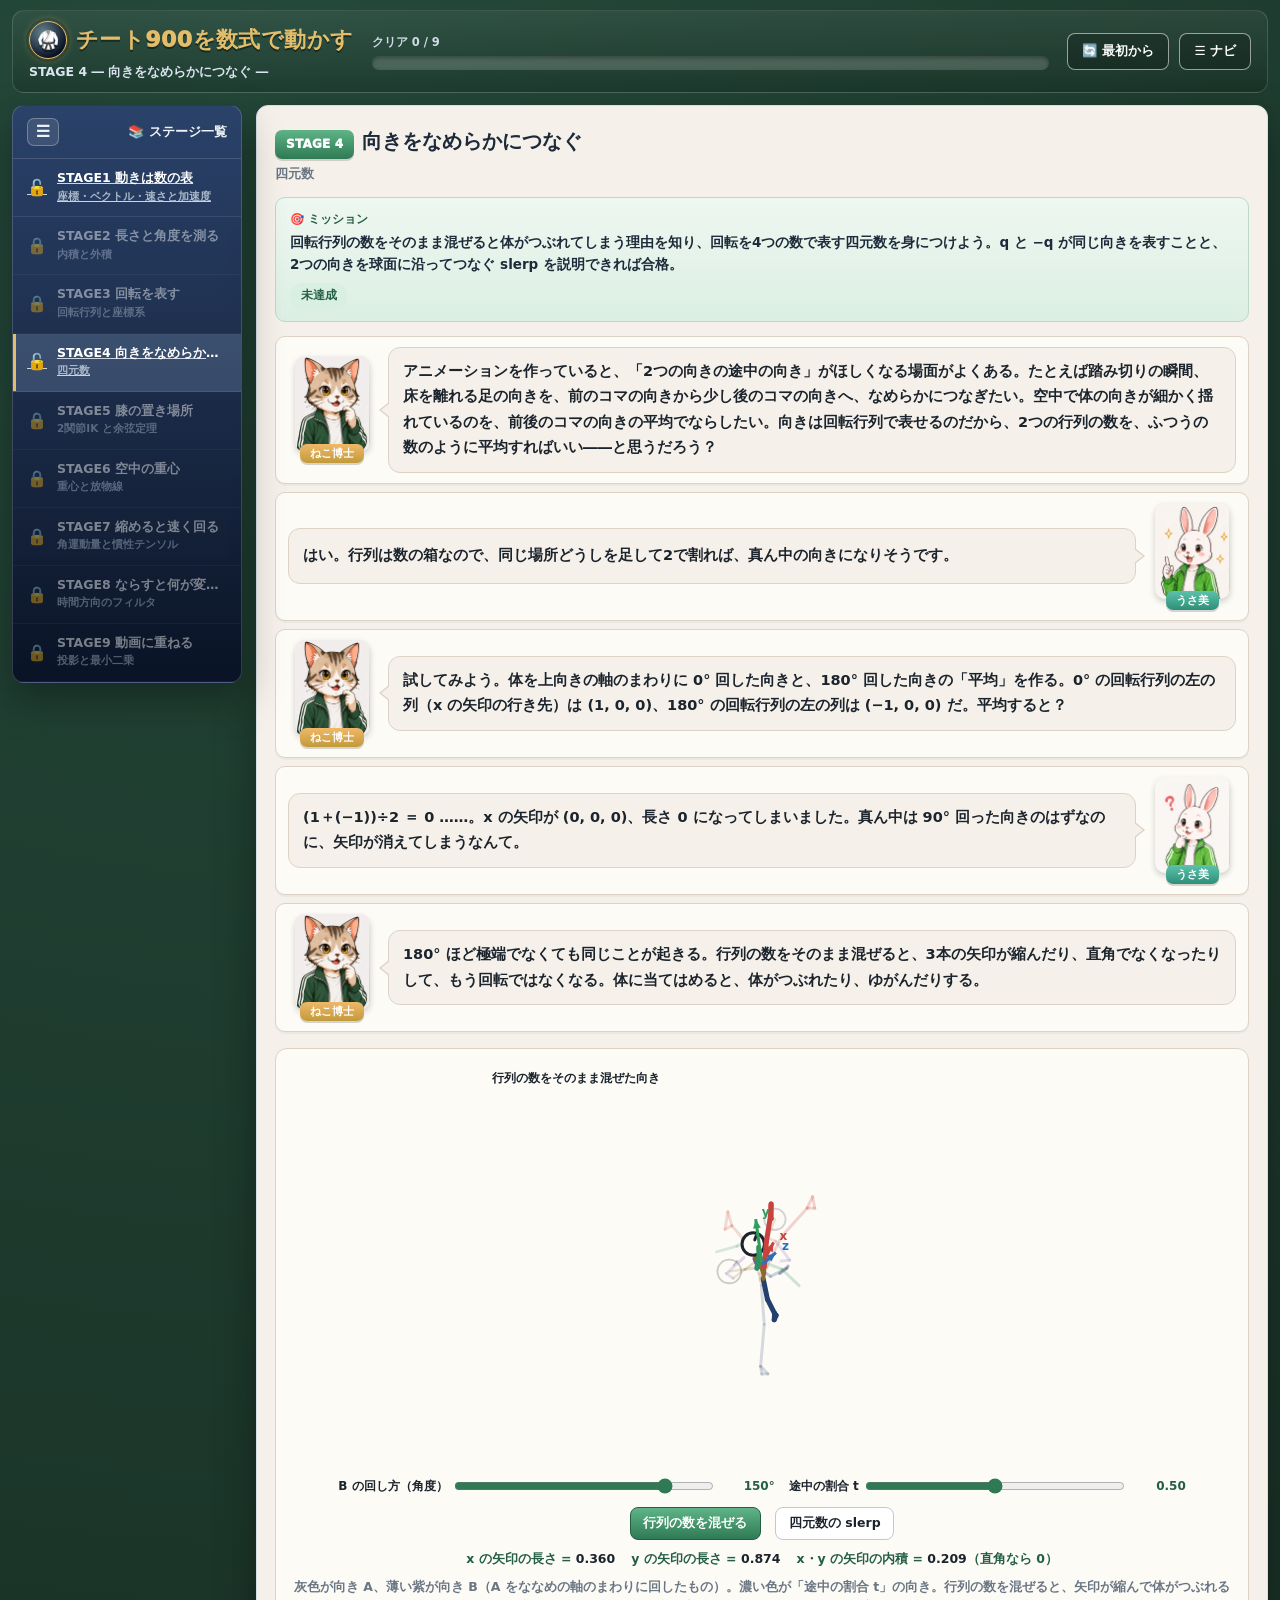
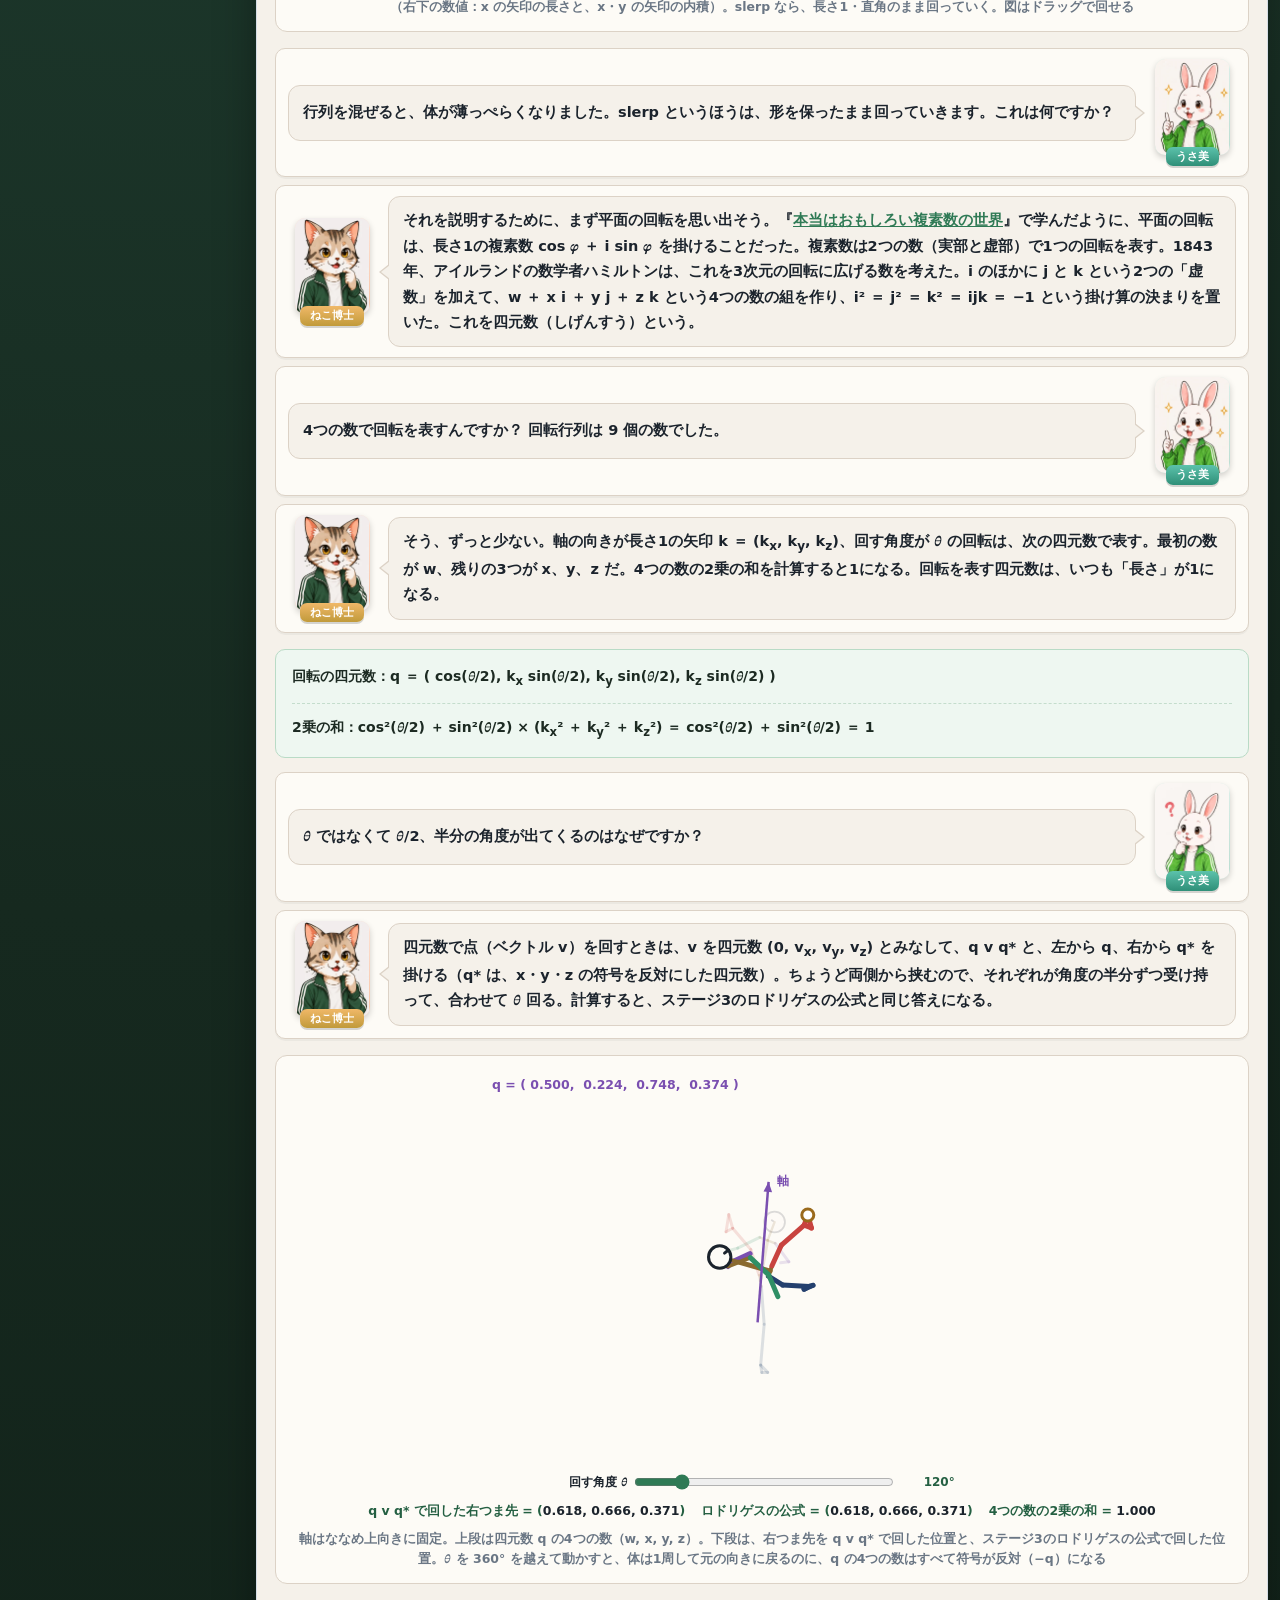
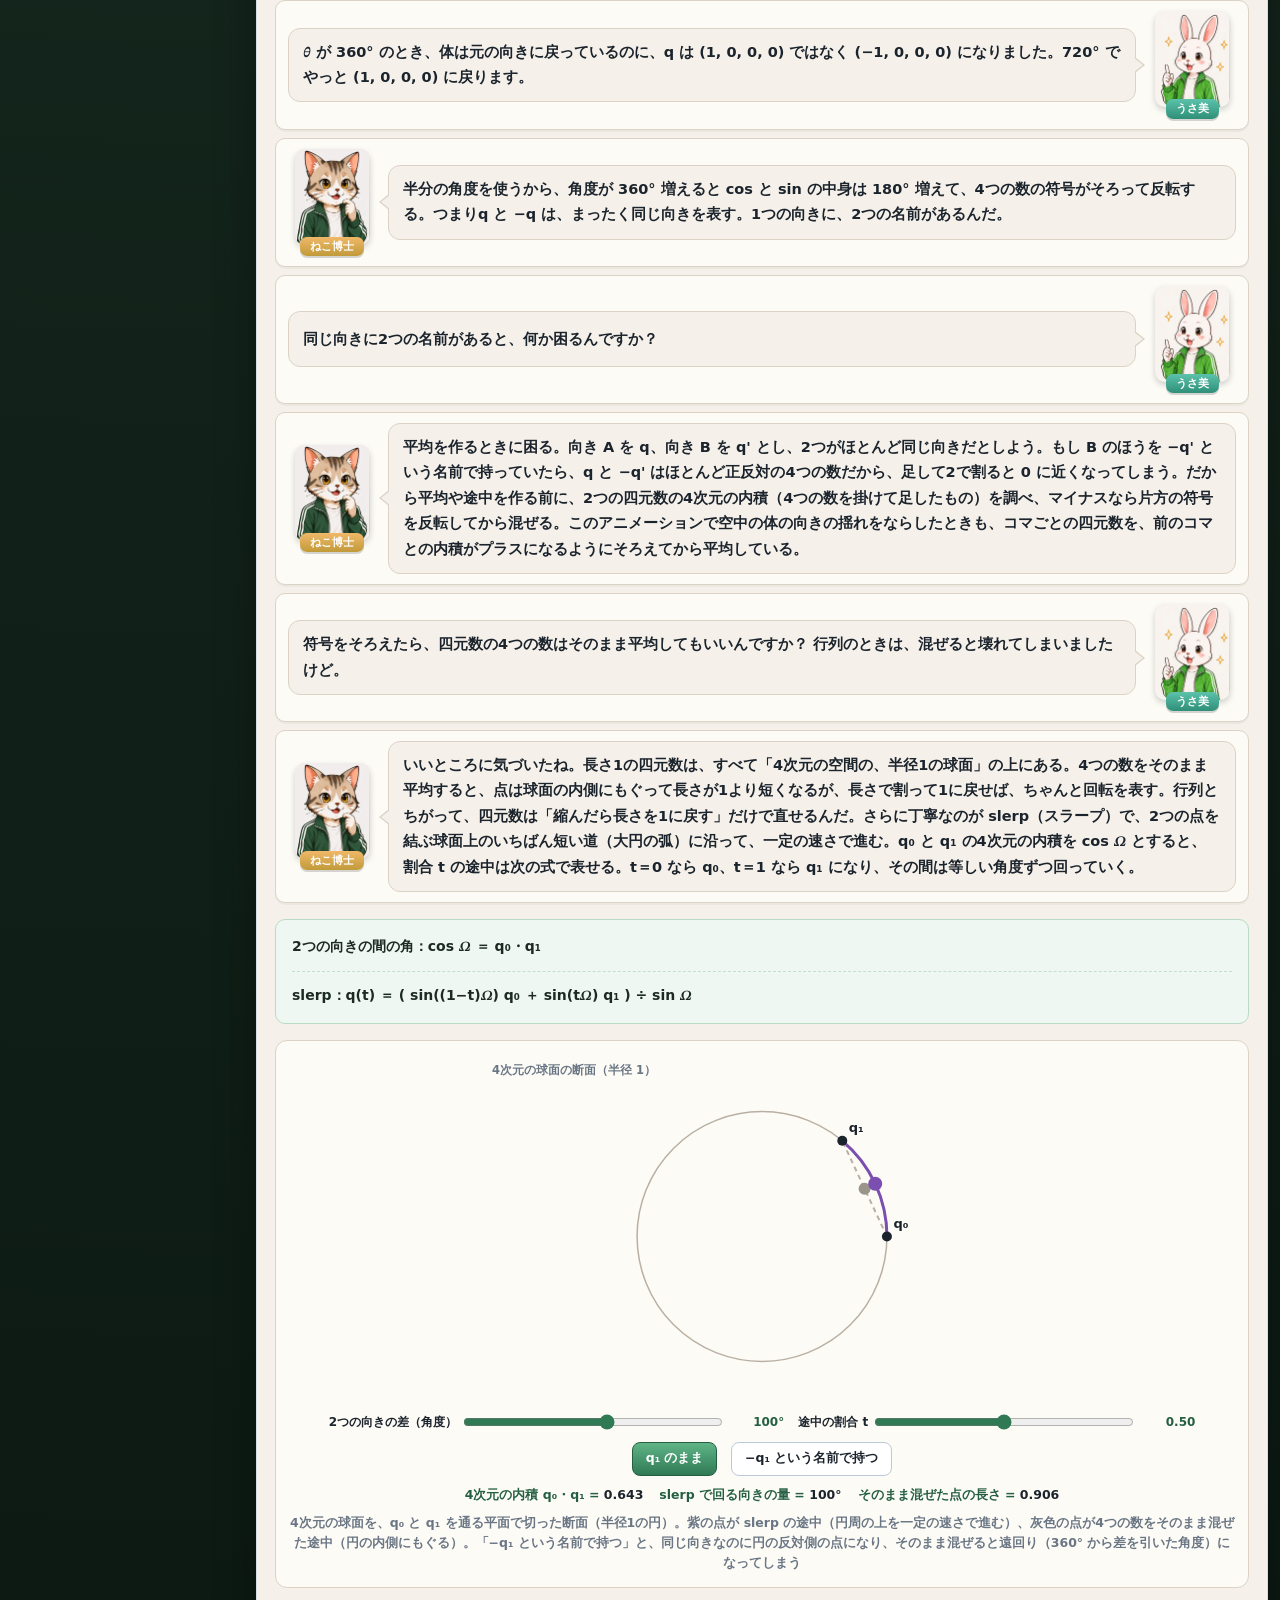
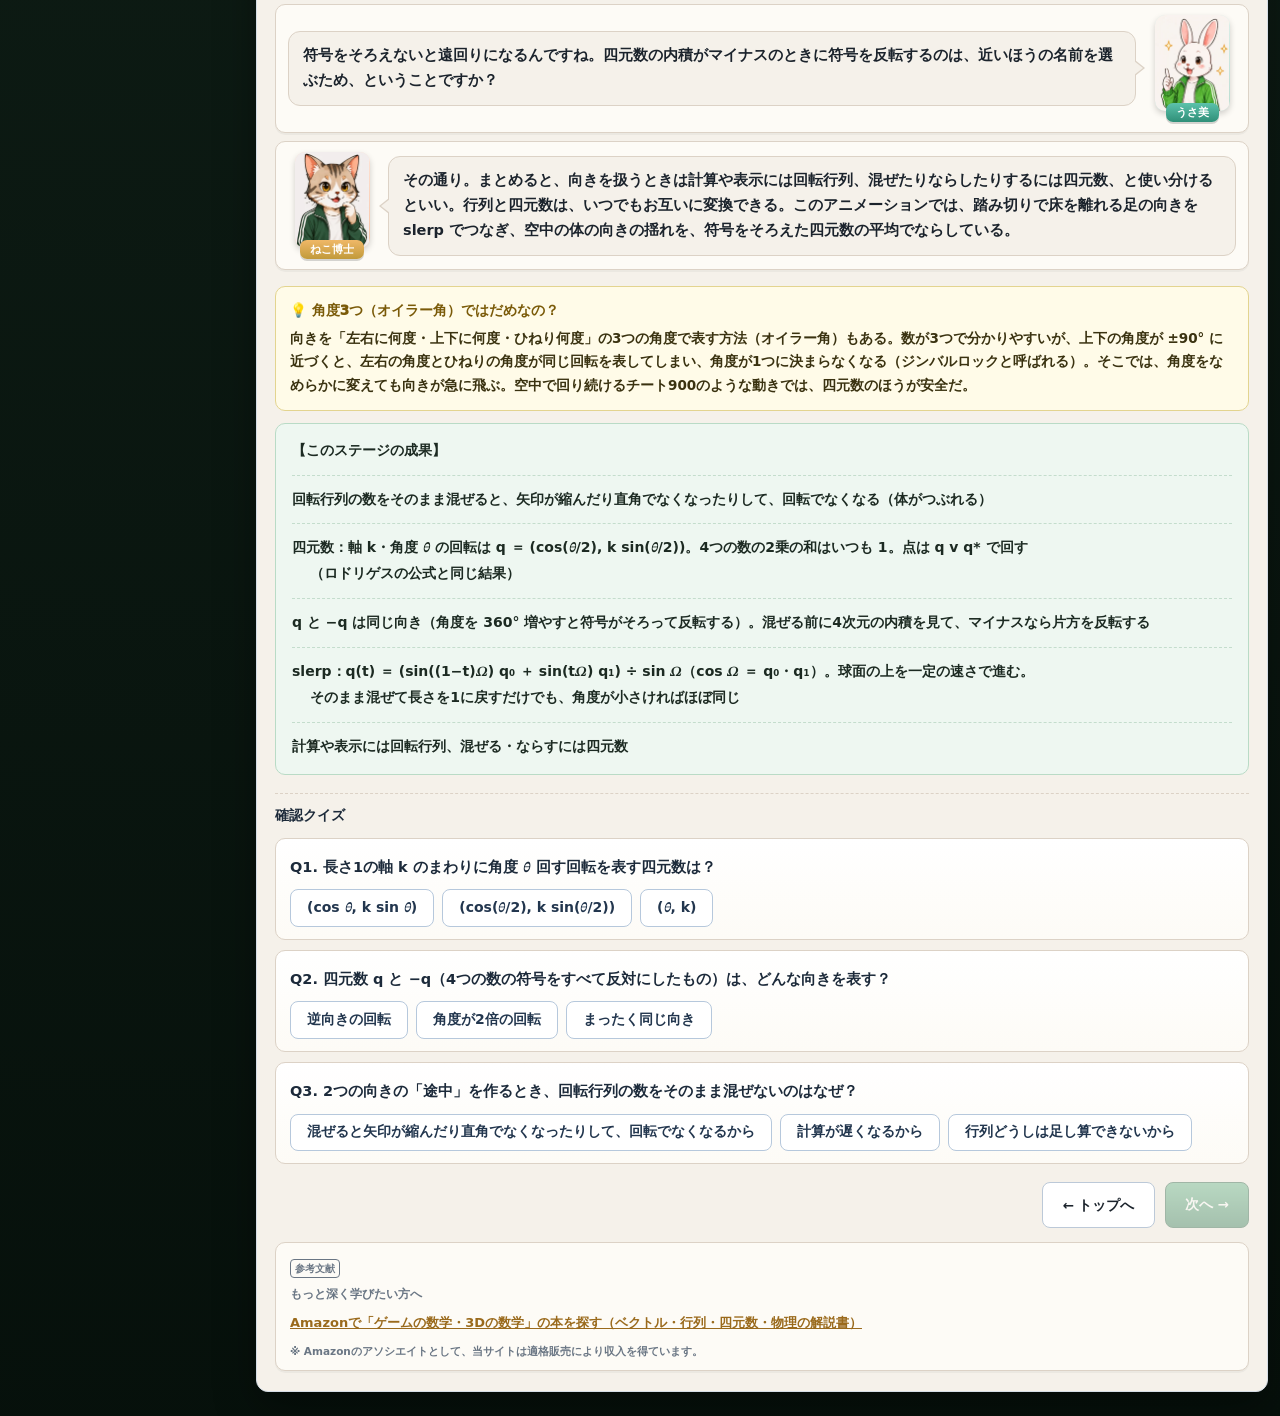
<file: stage4.html>
<!DOCTYPE html>
<html lang="ja">
<head>
<meta charset="UTF-8">
<meta name="viewport" content="width=device-width, initial-scale=1.0">
<meta name="theme-color" content="#16291f">
<!-- Google tag (gtag.js) -->
<script async src="https://www.googletagmanager.com/gtag/js?id=G-9RTQCP2HXM"></script>
<script>
  window.dataLayer = window.dataLayer || [];
  function gtag(){dataLayer.push(arguments);}
  gtag('js', new Date());
  gtag('config', 'G-9RTQCP2HXM');
</script>
<title>STAGE4 向きをなめらかにつなぐ（四元数） ― チート900を数式で動かす</title>
<meta name="description" content="2つの向きの「途中」や「平均」を作るには、回転行列をそのまま混ぜるとうまくいかない。複素数を3次元の回転に広げた四元数で、回転を4つの数で表し、q と −q が同じ向きになること、球面に沿ってつなぐ slerp を、チート900の体で確かめる。">
<link rel="canonical" href="https://physics-engine.habatakijuku.com/stage4">
<meta property="og:type" content="article">
<meta property="og:site_name" content="チート900を数式で動かす">
<meta property="og:locale" content="ja_JP">
<meta property="og:title" content="STAGE4 向きをなめらかにつなぐ（四元数） ― チート900を数式で動かす">
<meta property="og:description" content="向きの途中や平均を作るには四元数。回転を4つの数で表し、球面に沿ってなめらかにつなぐ slerp を、チート900の体で確かめる。">
<meta property="og:url" content="https://physics-engine.habatakijuku.com/stage4">
<meta property="og:image" content="https://physics-engine.habatakijuku.com/images/ogp.png">
<meta property="og:image:width" content="1200">
<meta property="og:image:height" content="630">
<meta property="og:image:alt" content="チート900を数式で動かす：空中で回りながら蹴る棒人間と、角運動量の式 L＝Iω">
<meta name="twitter:card" content="summary_large_image">
<link rel="icon" type="image/png" href="images/favicon.png">
<link rel="apple-touch-icon" href="images/apple-touch-icon.png">
<script type="application/ld+json">
{
  "@context": "https://schema.org",
  "@graph": [
    {
      "@type": "LearningResource",
      "name": "STAGE4 向きをなめらかにつなぐ",
      "description": "2つの向きの「途中」や「平均」を作るには、回転行列をそのまま混ぜるとうまくいかない。複素数を3次元の回転に広げた四元数で、回転を4つの数で表し、q と −q が同じ向きになること、球面に沿ってつなぐ slerp を、チート900の体で確かめる。",
      "url": "https://physics-engine.habatakijuku.com/stage4",
      "inLanguage": "ja",
      "learningResourceType": "learning activity",
      "educationalLevel": "中学生以上",
      "isAccessibleForFree": true,
      "position": 4,
      "isPartOf": {
        "@type": "LearningResource",
        "name": "チート900を数式で動かす",
        "url": "https://physics-engine.habatakijuku.com/"
      },
      "author": {
        "@type": "Person",
        "name": "ruglerugle"
      }
    },
    {
      "@type": "BreadcrumbList",
      "itemListElement": [
        {
          "@type": "ListItem",
          "position": 1,
          "name": "チート900を数式で動かす",
          "item": "https://physics-engine.habatakijuku.com/"
        },
        {
          "@type": "ListItem",
          "position": 2,
          "name": "STAGE4 向きをなめらかにつなぐ",
          "item": "https://physics-engine.habatakijuku.com/stage4"
        }
      ]
    }
  ]
}
</script>
<link rel="stylesheet" href="design-system.css?v=20261024a">
<style>
  .sim-controls{display:flex;align-items:center;gap:8px 14px;flex-wrap:wrap;justify-content:center;margin-top:10px}
  .sim-controls .btn{font-size:12.5px;padding:.45rem .8rem}
  .sim-controls .btn[aria-pressed="true"]{background:linear-gradient(#5fb487,#2f7a55);border-color:#245f42;color:#fff}
  .sim-controls label{display:inline-flex;align-items:center;gap:6px;font-size:12px;font-weight:800;color:var(--ink)}
  .sim-controls input[type=range]{width:min(260px,60vw);accent-color:#2f7a55}
  .sim-controls output{font-variant-numeric:tabular-nums;min-width:4.6em;text-align:right;color:#245f42}
  .sim-play{padding:6px 16px;border:1px solid var(--line);border-radius:999px;background:var(--paper2);color:var(--ink);font-size:12px;font-weight:800;cursor:pointer}
  .sim-play:hover{background:#fff}
  .cv-wrap{width:100%;max-width:560px;margin-left:auto;margin-right:auto}
  .cv-wrap canvas{display:block;width:100%;height:auto;border-radius:8px}
  .readout{display:flex;flex-wrap:wrap;gap:6px 16px;justify-content:center;margin-top:8px;font-size:12.5px;font-weight:800;color:#245f42;font-variant-numeric:tabular-nums}
  .readout span b{color:var(--ink)}
  .num-table{margin:10px auto 0;border-collapse:collapse;font-size:12px;font-variant-numeric:tabular-nums;max-width:100%}
  .num-table th,.num-table td{border:1px solid var(--line);padding:3px 8px;text-align:right}
  .num-table th{background:var(--paper2);font-weight:900;color:var(--ink)}
  .num-table td.nm{text-align:left;font-weight:800;color:var(--muted)}
  .num-table tr.hl td{background:#fff4d6}
  .tbl-wrap{overflow-x:auto}
  .note-box{background:#fffbe8;border:1px solid #e3d48f;border-radius:10px;padding:12px 14px;margin:12px 0;font-size:13.5px;line-height:1.75;color:#3a3210;font-weight:700}
  .note-box .nb-title{display:block;font-weight:950;margin-bottom:4px;color:#7a5a08}
  .diagram-box svg.box3d{max-width:min(100%,420px)}
  .box3d .e{stroke:#b9b0a3;stroke-width:1.2;fill:none}
  .box3d .eh{stroke:#b9b0a3;stroke-width:1.2;stroke-dasharray:4 4;fill:none}
  .box3d .d1{stroke:#2f7a55;stroke-width:2.4}
  .box3d .d2{stroke:#c8433f;stroke-width:3}
  .box3d .lx{fill:#c8433f;font-size:13px;font-weight:900}
  .box3d .ly{fill:#2f9e5c;font-size:13px;font-weight:900}
  .box3d .lz{fill:#2f6fb8;font-size:13px;font-weight:900}
  .box3d .lb{fill:#1b232c;font-size:12.5px;font-weight:900}
  .box3d .lm{fill:#2f7a55;font-size:12.5px;font-weight:900}

</style>
</head>
<body>
<div class="app-shell side-collapsed" id="app-shell">
  <header class="game-header">
    <div class="brand">
      <div class="brand-title"><a class="head-reset home-badge" href="index.html" title="トップへ" aria-label="トップへ">🥋</a> <span>チート900を数式で動かす</span></div>
      <div class="brand-sub">STAGE 4 ― 向きをなめらかにつなぐ ―</div>
    </div>
    <div class="head-progress-wrap">
      <div class="head-progress-label" id="progress-label">クリア 0 / 9</div>
      <div class="head-progress" role="progressbar" aria-label="クリア済みステージ数" aria-valuemin="0" aria-valuemax="9" aria-valuenow="0"><div class="head-progress-fill" id="progress-fill" style="width:0%"></div></div>
    </div>
    <div class="header-actions">
      <button class="head-reset" id="btn-reset-all">🔄 最初から</button>
      <button class="head-reset" id="head-nav-toggle" title="ステージ一覧の表示切替">☰ ナビ</button>
    </div>
  </header>
  <div class="game-layout">
    <div class="side-backdrop" id="side-backdrop"></div>
    <aside class="side-panel">
      <div class="side-head">
        <button class="side-toggle" id="sidebar-toggle" title="ステージ一覧の表示切替" aria-label="ステージ一覧の表示切替">☰</button>
        <span class="side-head-text">📚 ステージ一覧</span>
      </div>
      <div class="side-list" id="side-list"></div>
    </aside>
    <main class="main-area">
      <div class="chapter-head">
        <span class="chapter-badge">STAGE 4</span><h1 class="chapter-title">向きをなめらかにつなぐ</h1>
        <div class="chapter-sub">四元数</div>
      </div>
      <div class="mission-box">
        <div class="mission-label">🎯 ミッション</div>
        <div class="mission-text">回転行列の数をそのまま混ぜると体がつぶれてしまう理由を知り、回転を4つの数で表す<strong>四元数</strong>を身につけよう。<strong>q と −q が同じ向き</strong>を表すことと、2つの向きを球面に沿ってつなぐ <strong>slerp</strong> を説明できれば合格。</div>
        <span class="mission-status" id="mission-status">未達成</span>
      </div>
      <div class="dialogue-scene">
        <div class="dialog-row">
          <div class="dialog-character">
            <div class="dialog-avatar mentor"><img src="images/cat.webp" width="300" height="386" alt=""></div>
            <div class="dialog-name mentor">ねこ博士</div>
          </div>
          <div class="dialog-bubble">アニメーションを作っていると、「2つの向きの<strong>途中</strong>の向き」がほしくなる場面がよくある。たとえば踏み切りの瞬間、床を離れる足の向きを、前のコマの向きから少し後のコマの向きへ、なめらかにつなぎたい。空中で体の向きが細かく揺れているのを、前後のコマの向きの<strong>平均</strong>でならしたい。向きは回転行列で表せるのだから、2つの行列の数を、ふつうの数のように平均すればいい――と思うだろう？</div>
        </div>
        <div class="dialog-row right">
          <div class="dialog-character">
            <div class="dialog-avatar student"><img src="images/rabbit.webp" width="300" height="386" alt="" loading="lazy" decoding="async"></div>
            <div class="dialog-name student">うさ美</div>
          </div>
          <div class="dialog-bubble">はい。行列は数の箱なので、同じ場所どうしを足して2で割れば、真ん中の向きになりそうです。</div>
        </div>
        <div class="dialog-row">
          <div class="dialog-character">
            <div class="dialog-avatar mentor"><img src="images/cat.webp" width="300" height="386" alt="" loading="lazy" decoding="async"></div>
            <div class="dialog-name mentor">ねこ博士</div>
          </div>
          <div class="dialog-bubble">試してみよう。体を上向きの軸のまわりに 0° 回した向きと、180° 回した向きの「平均」を作る。0° の回転行列の左の列（x の矢印の行き先）は (1, 0, 0)、180° の回転行列の左の列は (−1, 0, 0) だ。平均すると？</div>
        </div>
        <div class="dialog-row right">
          <div class="dialog-character">
            <div class="dialog-avatar student"><img src="images/rabbitThink.webp" width="300" height="386" alt="" loading="lazy" decoding="async"></div>
            <div class="dialog-name student">うさ美</div>
          </div>
          <div class="dialog-bubble">(1＋(−1))÷2 ＝ 0 ……。x の矢印が (0, 0, 0)、長さ 0 になってしまいました。真ん中は 90° 回った向きのはずなのに、矢印が消えてしまうなんて。</div>
        </div>
        <div class="dialog-row">
          <div class="dialog-character">
            <div class="dialog-avatar mentor"><img src="images/cat.webp" width="300" height="386" alt="" loading="lazy" decoding="async"></div>
            <div class="dialog-name mentor">ねこ博士</div>
          </div>
          <div class="dialog-bubble">180° ほど極端でなくても同じことが起きる。行列の数をそのまま混ぜると、3本の矢印が<strong>縮んだり、直角でなくなったり</strong>して、もう回転ではなくなる。体に当てはめると、体がつぶれたり、ゆがんだりする。</div>
        </div>
      </div>

      <div class="diagram-box">
        <div class="cv-wrap"><canvas id="cv1" role="img" aria-label="向き A（灰色）から向き B（薄い紫）への途中の向き。行列の数を混ぜると体がつぶれ、四元数の slerp では形を保ったまま回る"></canvas></div>
        <div class="sim-controls">
          <label>B の回し方（角度） <input type="range" id="ang1" min="0" max="180" value="150" step="1"> <output id="ang1o"></output></label>
          <label>途中の割合 t <input type="range" id="t1" min="0" max="1" value="0.5" step="0.01"> <output id="t1o"></output></label>
        </div>
        <div class="sim-controls" id="mode1">
          <button class="btn" type="button" data-m="mat" aria-pressed="true">行列の数を混ぜる</button>
          <button class="btn" type="button" data-m="slerp" aria-pressed="false">四元数の slerp</button>
        </div>
        <div class="readout" id="ro1"></div>
        <div class="diagram-caption">灰色が向き A、薄い紫が向き B（A をななめの軸のまわりに回したもの）。濃い色が「途中の割合 t」の向き。行列の数を混ぜると、矢印が縮んで体がつぶれる（右下の数値：x の矢印の長さと、x・y の矢印の内積）。slerp なら、長さ1・直角のまま回っていく。図はドラッグで回せる</div>
      </div>

      <div class="dialogue-scene">
        <div class="dialog-row right">
          <div class="dialog-character">
            <div class="dialog-avatar student"><img src="images/rabbit.webp" width="300" height="386" alt="" loading="lazy" decoding="async"></div>
            <div class="dialog-name student">うさ美</div>
          </div>
          <div class="dialog-bubble">行列を混ぜると、体が薄っぺらくなりました。slerp というほうは、形を保ったまま回っていきます。これは何ですか？</div>
        </div>
        <div class="dialog-row">
          <div class="dialog-character">
            <div class="dialog-avatar mentor"><img src="images/cat.webp" width="300" height="386" alt="" loading="lazy" decoding="async"></div>
            <div class="dialog-name mentor">ねこ博士</div>
          </div>
          <div class="dialog-bubble">それを説明するために、まず平面の回転を思い出そう。『<a href="https://complex-number.habatakijuku.com/" target="_blank" rel="noopener" style="color:#2f7a55;text-decoration:underline">本当はおもしろい複素数の世界</a>』で学んだように、平面の回転は、長さ1の複素数 cos φ ＋ i sin φ を掛けることだった。複素数は2つの数（実部と虚部）で1つの回転を表す。1843年、アイルランドの数学者ハミルトンは、これを3次元の回転に広げる数を考えた。i のほかに j と k という2つの「虚数」を加えて、<strong>w ＋ x i ＋ y j ＋ z k</strong> という4つの数の組を作り、i² ＝ j² ＝ k² ＝ ijk ＝ −1 という掛け算の決まりを置いた。これを<strong>四元数（しげんすう）</strong>という。</div>
        </div>
        <div class="dialog-row right">
          <div class="dialog-character">
            <div class="dialog-avatar student"><img src="images/rabbit.webp" width="300" height="386" alt="" loading="lazy" decoding="async"></div>
            <div class="dialog-name student">うさ美</div>
          </div>
          <div class="dialog-bubble">4つの数で回転を表すんですか？ 回転行列は 9 個の数でした。</div>
        </div>
        <div class="dialog-row">
          <div class="dialog-character">
            <div class="dialog-avatar mentor"><img src="images/cat.webp" width="300" height="386" alt="" loading="lazy" decoding="async"></div>
            <div class="dialog-name mentor">ねこ博士</div>
          </div>
          <div class="dialog-bubble">そう、ずっと少ない。軸の向きが長さ1の矢印 k ＝ (k<sub>x</sub>, k<sub>y</sub>, k<sub>z</sub>)、回す角度が θ の回転は、次の四元数で表す。最初の数が w、残りの3つが x、y、z だ。4つの数の2乗の和を計算すると1になる。<strong>回転を表す四元数は、いつも「長さ」が1</strong>になる。</div>
        </div>
      </div>

      <div class="formula-box">
        <span class="step">回転の四元数：<span class="nw">q ＝ ( cos(θ/2),</span> <span class="nw">k<sub>x</sub> sin(θ/2),</span> <span class="nw">k<sub>y</sub> sin(θ/2),</span> <span class="nw">k<sub>z</sub> sin(θ/2) )</span></span>
        <span class="step">2乗の和：<span class="nw">cos²(θ/2) ＋ sin²(θ/2) × (k<sub>x</sub>² ＋ k<sub>y</sub>² ＋ k<sub>z</sub>²)</span> <span class="nw">＝ cos²(θ/2) ＋ sin²(θ/2) ＝ 1</span></span>
      </div>

      <div class="dialogue-scene">
        <div class="dialog-row right">
          <div class="dialog-character">
            <div class="dialog-avatar student"><img src="images/rabbitThink.webp" width="300" height="386" alt="" loading="lazy" decoding="async"></div>
            <div class="dialog-name student">うさ美</div>
          </div>
          <div class="dialog-bubble">θ ではなくて θ/2、半分の角度が出てくるのはなぜですか？</div>
        </div>
        <div class="dialog-row">
          <div class="dialog-character">
            <div class="dialog-avatar mentor"><img src="images/cat.webp" width="300" height="386" alt="" loading="lazy" decoding="async"></div>
            <div class="dialog-name mentor">ねこ博士</div>
          </div>
          <div class="dialog-bubble">四元数で点（ベクトル v）を回すときは、v を四元数 (0, v<sub>x</sub>, v<sub>y</sub>, v<sub>z</sub>) とみなして、<strong>q v q*</strong> と、左から q、右から q* を掛ける（q* は、x・y・z の符号を反対にした四元数）。ちょうど両側から挟むので、それぞれが角度の半分ずつ受け持って、合わせて θ 回る。計算すると、ステージ3のロドリゲスの公式と同じ答えになる。</div>
        </div>
      </div>

      <div class="diagram-box">
        <div class="cv-wrap"><canvas id="cv2" role="img" aria-label="軸と角度から作った四元数 q の4つの数と、q v q* で回した右つま先が、ロドリゲスの公式で回した位置と一致することを表示。θ を 360° 動かすと q は −q になるのに、向きは元に戻る"></canvas></div>
        <div class="sim-controls">
          <label>回す角度 θ <input type="range" id="th2" min="0" max="720" value="120" step="1"> <output id="th2o"></output></label>
        </div>
        <div class="readout" id="ro2"></div>
        <div class="diagram-caption">軸はななめ上向きに固定。上段は四元数 q の4つの数（w, x, y, z）。下段は、右つま先を q v q* で回した位置と、ステージ3のロドリゲスの公式で回した位置。θ を 360° を越えて動かすと、体は1周して元の向きに戻るのに、q の4つの数はすべて符号が反対（−q）になる</div>
      </div>

      <div class="dialogue-scene">
        <div class="dialog-row right">
          <div class="dialog-character">
            <div class="dialog-avatar student"><img src="images/rabbit.webp" width="300" height="386" alt="" loading="lazy" decoding="async"></div>
            <div class="dialog-name student">うさ美</div>
          </div>
          <div class="dialog-bubble">θ が 360° のとき、体は元の向きに戻っているのに、q は (1, 0, 0, 0) ではなく (−1, 0, 0, 0) になりました。720° でやっと (1, 0, 0, 0) に戻ります。</div>
        </div>
        <div class="dialog-row">
          <div class="dialog-character">
            <div class="dialog-avatar mentor"><img src="images/cat.webp" width="300" height="386" alt="" loading="lazy" decoding="async"></div>
            <div class="dialog-name mentor">ねこ博士</div>
          </div>
          <div class="dialog-bubble">半分の角度を使うから、角度が 360° 増えると cos と sin の中身は 180° 増えて、4つの数の符号がそろって反転する。つまり<strong>q と −q は、まったく同じ向きを表す</strong>。1つの向きに、2つの名前があるんだ。</div>
        </div>
        <div class="dialog-row right">
          <div class="dialog-character">
            <div class="dialog-avatar student"><img src="images/rabbit.webp" width="300" height="386" alt="" loading="lazy" decoding="async"></div>
            <div class="dialog-name student">うさ美</div>
          </div>
          <div class="dialog-bubble">同じ向きに2つの名前があると、何か困るんですか？</div>
        </div>
        <div class="dialog-row">
          <div class="dialog-character">
            <div class="dialog-avatar mentor"><img src="images/cat.webp" width="300" height="386" alt="" loading="lazy" decoding="async"></div>
            <div class="dialog-name mentor">ねこ博士</div>
          </div>
          <div class="dialog-bubble">平均を作るときに困る。向き A を q、向き B を q' とし、2つがほとんど同じ向きだとしよう。もし B のほうを −q' という名前で持っていたら、q と −q' はほとんど正反対の4つの数だから、足して2で割ると 0 に近くなってしまう。だから平均や途中を作る前に、<strong>2つの四元数の4次元の内積</strong>（4つの数を掛けて足したもの）を調べ、<strong>マイナスなら片方の符号を反転してから</strong>混ぜる。このアニメーションで空中の体の向きの揺れをならしたときも、コマごとの四元数を、前のコマとの内積がプラスになるようにそろえてから平均している。</div>
        </div>
        <div class="dialog-row right">
          <div class="dialog-character">
            <div class="dialog-avatar student"><img src="images/rabbit.webp" width="300" height="386" alt="" loading="lazy" decoding="async"></div>
            <div class="dialog-name student">うさ美</div>
          </div>
          <div class="dialog-bubble">符号をそろえたら、四元数の4つの数はそのまま平均してもいいんですか？ 行列のときは、混ぜると壊れてしまいましたけど。</div>
        </div>
        <div class="dialog-row">
          <div class="dialog-character">
            <div class="dialog-avatar mentor"><img src="images/cat.webp" width="300" height="386" alt="" loading="lazy" decoding="async"></div>
            <div class="dialog-name mentor">ねこ博士</div>
          </div>
          <div class="dialog-bubble">いいところに気づいたね。長さ1の四元数は、すべて「4次元の空間の、半径1の球面」の上にある。4つの数をそのまま平均すると、点は球面の内側にもぐって長さが1より短くなるが、<strong>長さで割って1に戻せば、ちゃんと回転を表す</strong>。行列とちがって、四元数は「縮んだら長さを1に戻す」だけで直せるんだ。さらに丁寧なのが <strong>slerp（スラープ）</strong>で、2つの点を結ぶ球面上のいちばん短い道（大円の弧）に沿って、一定の速さで進む。q₀ と q₁ の4次元の内積を cos Ω とすると、割合 t の途中は次の式で表せる。t＝0 なら q₀、t＝1 なら q₁ になり、その間は等しい角度ずつ回っていく。</div>
        </div>
      </div>

      <div class="formula-box">
        <span class="step">2つの向きの間の角：<span class="nw">cos Ω ＝ q₀・q₁</span></span>
        <span class="step">slerp：<span class="nw">q(t) ＝ ( sin((1−t)Ω) q₀</span> <span class="nw">＋ sin(tΩ) q₁ ) ÷ sin Ω</span></span>
      </div>

      <div class="diagram-box">
        <div class="cv-wrap"><canvas id="cv3" role="img" aria-label="四元数の大きな円（4次元の球面を、2つの四元数を通る平面で切った断面）。q0 から q1 へ、slerp は円周に沿って進み、そのまま混ぜると円の内側を通る。符号をそろえないと遠回りになる"></canvas></div>
        <div class="sim-controls">
          <label>2つの向きの差（角度） <input type="range" id="d3" min="0" max="180" value="100" step="1"> <output id="d3o"></output></label>
          <label>途中の割合 t <input type="range" id="t3" min="0" max="1" value="0.5" step="0.01"> <output id="t3o"></output></label>
        </div>
        <div class="sim-controls" id="sign3">
          <button class="btn" type="button" data-s="1" aria-pressed="true">q₁ のまま</button>
          <button class="btn" type="button" data-s="-1" aria-pressed="false">−q₁ という名前で持つ</button>
        </div>
        <div class="readout" id="ro3"></div>
        <div class="diagram-caption">4次元の球面を、q₀ と q₁ を通る平面で切った断面（半径1の円）。紫の点が slerp の途中（円周の上を一定の速さで進む）、灰色の点が4つの数をそのまま混ぜた途中（円の内側にもぐる）。「−q₁ という名前で持つ」と、同じ向きなのに円の反対側の点になり、そのまま混ぜると遠回り（360° から差を引いた角度）になってしまう</div>
      </div>

      <div class="dialogue-scene">
        <div class="dialog-row right">
          <div class="dialog-character">
            <div class="dialog-avatar student"><img src="images/rabbit.webp" width="300" height="386" alt="" loading="lazy" decoding="async"></div>
            <div class="dialog-name student">うさ美</div>
          </div>
          <div class="dialog-bubble">符号をそろえないと遠回りになるんですね。四元数の内積がマイナスのときに符号を反転するのは、近いほうの名前を選ぶため、ということですか？</div>
        </div>
        <div class="dialog-row">
          <div class="dialog-character">
            <div class="dialog-avatar mentor"><img src="images/cat.webp" width="300" height="386" alt="" loading="lazy" decoding="async"></div>
            <div class="dialog-name mentor">ねこ博士</div>
          </div>
          <div class="dialog-bubble">その通り。まとめると、向きを扱うときは<strong>計算や表示には回転行列、混ぜたりならしたりするには四元数</strong>、と使い分けるといい。行列と四元数は、いつでもお互いに変換できる。このアニメーションでは、踏み切りで床を離れる足の向きを slerp でつなぎ、空中の体の向きの揺れを、符号をそろえた四元数の平均でならしている。</div>
        </div>
      </div>

      <div class="note-box"><span class="nb-title">💡 角度3つ（オイラー角）ではだめなの？</span>向きを「左右に何度・上下に何度・ひねり何度」の3つの角度で表す方法（オイラー角）もある。数が3つで分かりやすいが、上下の角度が ±90° に近づくと、左右の角度とひねりの角度が同じ回転を表してしまい、角度が1つに決まらなくなる（ジンバルロックと呼ばれる）。そこでは、角度をなめらかに変えても向きが急に飛ぶ。空中で回り続けるチート900のような動きでは、四元数のほうが安全だ。</div>

      <div class="formula-box">
        <span class="step">【このステージの成果】</span>
        <span class="step">回転行列の数をそのまま混ぜると、矢印が縮んだり直角でなくなったりして、回転でなくなる（体がつぶれる）</span>
        <span class="step">四元数：軸 k・角度 θ の回転は <span class="nw">q ＝ (cos(θ/2), k sin(θ/2))</span>。4つの数の2乗の和はいつも 1。点は <span class="nw">q v q*</span> で回す（ロドリゲスの公式と同じ結果）</span>
        <span class="step">q と −q は同じ向き（角度を 360° 増やすと符号がそろって反転する）。混ぜる前に4次元の内積を見て、マイナスなら片方を反転する</span>
        <span class="step">slerp：<span class="nw">q(t) ＝ (sin((1−t)Ω) q₀ ＋ sin(tΩ) q₁) ÷ sin Ω</span>（cos Ω ＝ q₀・q₁）。球面の上を一定の速さで進む。そのまま混ぜて長さを1に戻すだけでも、角度が小さければほぼ同じ</span>
        <span class="step">計算や表示には回転行列、混ぜる・ならすには四元数</span>
      </div>

      <h2 class="quiz-head">確認クイズ</h2>
      <div class="quiz-card" data-quiz>
        <p class="quiz-q">Q1. 長さ1の軸 k のまわりに角度 θ 回す回転を表す四元数は？</p>
        <div class="choice-list">
          <button class="choice-btn">(cos θ, k sin θ)</button>
          <button class="choice-btn">(cos(θ/2), k sin(θ/2))</button>
          <button class="choice-btn">(θ, k)</button>
        </div>
        <div class="quiz-explain" hidden>正解！ 点を q v q* と両側から挟んで回すので、四元数には半分の角度 θ/2 が入る。4つの数の2乗の和は cos²(θ/2)＋sin²(θ/2)＝1。</div>
      </div>
      <div class="quiz-card" data-quiz>
        <p class="quiz-q">Q2. 四元数 q と −q（4つの数の符号をすべて反対にしたもの）は、どんな向きを表す？</p>
        <div class="choice-list">
          <button class="choice-btn">逆向きの回転</button>
          <button class="choice-btn">角度が2倍の回転</button>
          <button class="choice-btn">まったく同じ向き</button>
        </div>
        <div class="quiz-explain" hidden>正解！ 角度を 360° 増やすと半分の角度は 180° 増え、4つの数の符号がそろって反転するが、向きは1周して元に戻る。だから混ぜる前に符号をそろえる必要がある。</div>
      </div>
      <div class="quiz-card" data-quiz>
        <p class="quiz-q">Q3. 2つの向きの「途中」を作るとき、回転行列の数をそのまま混ぜないのはなぜ？</p>
        <div class="choice-list">
          <button class="choice-btn">混ぜると矢印が縮んだり直角でなくなったりして、回転でなくなるから</button>
          <button class="choice-btn">計算が遅くなるから</button>
          <button class="choice-btn">行列どうしは足し算できないから</button>
        </div>
        <div class="quiz-explain" hidden>正解！ 0° と 180° の回転行列を混ぜると x の矢印が (0, 0, 0) になってしまうように、混ぜた行列は回転を表さない。四元数なら、長さを1に戻すか slerp を使えばよい。</div>
      </div>

      <div class="stage-nav">
        <a class="btn" href="index.html">← トップへ</a>
        <button class="btn btn-primary" id="btn-next" disabled>次へ →</button>
      </div>

      <div id="book-recommend"></div>
    </main>
  </div>
</div>

<script src="js/progress.js?v=20261024a"></script>
<script src="js/motion.js?v=20261024a"></script>
<script src="js/engine.js?v=20261024a"></script>
<script>RQ.initStagePage(4);</script>
<script>
/* ---------- 四元数の道具 ---------- */
var Q={
  axis:function(k,th){var s=Math.sin(th/2);return [Math.cos(th/2),k[0]*s,k[1]*s,k[2]*s];},
  mul:function(a,b){return [a[0]*b[0]-a[1]*b[1]-a[2]*b[2]-a[3]*b[3], a[0]*b[1]+a[1]*b[0]+a[2]*b[3]-a[3]*b[2], a[0]*b[2]-a[1]*b[3]+a[2]*b[0]+a[3]*b[1], a[0]*b[3]+a[1]*b[2]-a[2]*b[1]+a[3]*b[0]];},
  conj:function(q){return [q[0],-q[1],-q[2],-q[3]];},
  rot:function(q,v){var r=Q.mul(Q.mul(q,[0,v[0],v[1],v[2]]),Q.conj(q));return [r[1],r[2],r[3]];},
  dot:function(a,b){return a[0]*b[0]+a[1]*b[1]+a[2]*b[2]+a[3]*b[3];},
  norm:function(q){var l=Math.sqrt(Q.dot(q,q))||1;return q.map(function(x){return x/l;});},
  slerp:function(a,b,t){var c=Math.max(-1,Math.min(1,Q.dot(a,b))),O=Math.acos(c);if(O<1e-6)return a.slice();var s=Math.sin(O);return a.map(function(x,i){return (Math.sin((1-t)*O)*x+Math.sin(t*O)*b[i])/s;});},
  mat:function(q){return [Q.rot(q,[1,0,0]),Q.rot(q,[0,1,0]),Q.rot(q,[0,0,1])];}  // 列（回った x・y・z の矢印）
};
function applyCols(cols,v){return PE.add(PE.add(PE.mul(cols[0],v[0]),PE.mul(cols[1],v[1])),PE.mul(cols[2],v[2]));}
var K0=78, BASE=PE.pose(K0), CEN=PE.com(K0), AX=PE.norm([0.3,1,0.5]);
function poseBy(fn){var o={};for(var n in BASE)o[n]=PE.add(CEN,fn(PE.sub(BASE[n],CEN)));return o;}

/* ---------- シミュレータ1：行列を混ぜる vs slerp ---------- */
(function(){
  var ang=150, t=0.5, mode='mat', st, cam;
  function draw(st){
    var ctx=st.ctx,W=st.W,H=st.H; ctx.clearRect(0,0,W,H); ctx.fillStyle=PE.C.paper; ctx.fillRect(0,0,W,H);
    cam.target=CEN;
    var qA=[1,0,0,0], qB=Q.axis(AX,PE.rad(ang)), cols;
    if(mode==='mat'){ var A=Q.mat(qA), B=Q.mat(qB); cols=[0,1,2].map(function(i){return PE.lerp(A[i],B[i],t);}); }
    else cols=Q.mat(Q.slerp(qA,qB,t));
    PE.drawBody(ctx,cam,BASE,{alpha:0.18,thin:true});
    PE.drawBody(ctx,cam,poseBy(function(v){return Q.rot(qB,v);}),{alpha:0.22,thin:true});
    PE.drawBody(ctx,cam,poseBy(function(v){return applyCols(cols,v);}));
    var C=cam.proj(CEN);
    [[cols[0],PE.C.x,'x'],[cols[1],PE.C.y,'y'],[cols[2],PE.C.z,'z']].forEach(function(a){var T=cam.proj(PE.add(CEN,PE.mul(a[0],0.7)));PE.arrowPx(ctx,C.x,C.y,T.x,T.y,a[1],3,10);PE.text(ctx,T.x+6,T.y-6,a[2],a[1],12,900,'left');});
    PE.text(ctx,10,16,mode==='mat'?'行列の数をそのまま混ぜた向き':'四元数の slerp で作った向き',PE.C.ink,12,900,'left');
    document.getElementById('ro1').innerHTML='<span>x の矢印の長さ = <b>'+PE.fmt(PE.len(cols[0]),3)+'</b></span><span>y の矢印の長さ = <b>'+PE.fmt(PE.len(cols[1]),3)+'</b></span><span>x・y の矢印の内積 = <b>'+PE.fmt(PE.dot(cols[0],cols[1]),3)+'</b>（直角なら 0）</span>';
  }
  st=PE.canvas('cv1',0.72,function(s){if(cam)draw(s);});
  cam=PE.camera(st,{yaw:65,pitch:18,dist:5.2,target:CEN,scale:0.95});
  PE.bindRange('ang1','ang1o',function(v){return v+'°';},function(v){ang=v;st.redraw();});
  PE.bindRange('t1','t1o',function(v){return PE.fmt(v,2);},function(v){t=v;st.redraw();});
  document.querySelectorAll('#mode1 .btn').forEach(function(b){b.addEventListener('click',function(){mode=b.getAttribute('data-m');document.querySelectorAll('#mode1 .btn').forEach(function(x){x.setAttribute('aria-pressed',x===b?'true':'false');});st.redraw();});});
  st.redraw();
})();

/* ---------- シミュレータ2：q v q* とロドリゲス、q と −q ---------- */
(function(){
  var th=120, st, cam;
  function rodr(v,k,a){var c=Math.cos(a),s=Math.sin(a);return PE.add(PE.add(PE.mul(v,c),PE.mul(PE.cross(k,v),s)),PE.mul(k,PE.dot(k,v)*(1-c)));}
  function draw(st){
    var ctx=st.ctx,W=st.W,H=st.H; ctx.clearRect(0,0,W,H); ctx.fillStyle=PE.C.paper; ctx.fillRect(0,0,W,H);
    cam.target=CEN; var q=Q.axis(AX,PE.rad(th));
    PE.drawBody(ctx,cam,BASE,{alpha:0.15,thin:true});
    PE.drawBody(ctx,cam,poseBy(function(v){return Q.rot(q,v);}),{highlight:'toeR'});
    var A=cam.proj(PE.add(CEN,PE.mul(AX,-1))), B=cam.proj(PE.add(CEN,PE.mul(AX,1.1))); PE.arrowPx(ctx,A.x,A.y,B.x,B.y,PE.C.armL,2.5,11); PE.text(ctx,B.x+8,B.y,'軸',PE.C.armL,12,900,'left');
    var v=PE.sub(BASE.toeR,CEN), r1=Q.rot(q,v), r2=rodr(v,AX,PE.rad(th));
    PE.text(ctx,10,16,'q = ( '+q.map(function(x){return PE.fmt(x,3);}).join(',  ')+' )',PE.C.armL,12.5,900,'left');
    document.getElementById('ro2').innerHTML='<span>q v q* で回した右つま先 = (<b>'+r1.map(function(x){return PE.fmt(x,3);}).join(', ')+'</b>)</span><span>ロドリゲスの公式 = (<b>'+r2.map(function(x){return PE.fmt(x,3);}).join(', ')+'</b>)</span><span>4つの数の2乗の和 = <b>'+PE.fmt(Q.dot(q,q),3)+'</b></span>';
  }
  st=PE.canvas('cv2',0.7,function(s){if(cam)draw(s);});
  cam=PE.camera(st,{yaw:65,pitch:18,dist:5.2,target:CEN,scale:0.95});
  PE.bindRange('th2','th2o',function(v){return v+'°';},function(v){th=v;st.redraw();});
  st.redraw();
})();

/* ---------- シミュレータ3：四元数の円（断面）と slerp・符号 ---------- */
(function(){
  var d=100, t=0.5, sg=1, st;
  function draw(st){
    var ctx=st.ctx,W=st.W,H=st.H; ctx.clearRect(0,0,W,H); ctx.fillStyle=PE.C.paper; ctx.fillRect(0,0,W,H);
    var R=Math.min(W,H)*0.36, O={x:W/2,y:H/2+8};
    ctx.strokeStyle=PE.C.axis; ctx.lineWidth=1.5; ctx.beginPath(); ctx.arc(O.x,O.y,R,0,PE.TAU); ctx.stroke();
    // 向きの差 d のとき、四元数どうしの角度は d/2
    var a0=0, a1=sg>0?PE.rad(d/2):PE.rad(d/2)+Math.PI;
    var P=function(a,r){return {x:O.x+Math.cos(a)*R*(r||1),y:O.y-Math.sin(a)*R*(r||1)};};
    var p0=P(a0), p1=P(a1);
    // slerp の弧と、そのまま混ぜた弦
    var sweep=a1-a0; if(sweep>Math.PI) sweep-=PE.TAU;
    ctx.strokeStyle=PE.C.armL; ctx.lineWidth=3; ctx.beginPath(); ctx.arc(O.x,O.y,R,-a0,-(a0+sweep),sweep>0); ctx.stroke();
    ctx.strokeStyle='#b9b0a3'; ctx.setLineDash([5,4]); ctx.lineWidth=2; ctx.beginPath(); ctx.moveTo(p0.x,p0.y); ctx.lineTo(p1.x,p1.y); ctx.stroke(); ctx.setLineDash([]);
    var am=a0+sweep*t, ps=P(am);
    var lin={x:p0.x+(p1.x-p0.x)*t,y:p0.y+(p1.y-p0.y)*t};
    ctx.fillStyle='#9a948a'; ctx.beginPath(); ctx.arc(lin.x,lin.y,6,0,PE.TAU); ctx.fill();
    ctx.fillStyle=PE.C.armL; ctx.beginPath(); ctx.arc(ps.x,ps.y,7,0,PE.TAU); ctx.fill();
    [[p0,'q₀'],[p1,sg>0?'q₁':'−q₁']].forEach(function(e){ctx.fillStyle=PE.C.ink;ctx.beginPath();ctx.arc(e[0].x,e[0].y,5,0,PE.TAU);ctx.fill();PE.text(ctx,e[0].x+(e[0].x>=O.x?14:-14),e[0].y-12,e[1],PE.C.ink,13,900);});
    var q1o=P(PE.rad(d/2)); if(sg<0){ctx.strokeStyle=PE.C.muted;ctx.lineWidth=1.2;ctx.beginPath();ctx.arc(q1o.x,q1o.y,5,0,PE.TAU);ctx.stroke();PE.text(ctx,q1o.x+14,q1o.y-12,'q₁',PE.C.muted,12,800);}
    var linLen=Math.hypot(lin.x-O.x,lin.y-O.y)/R, travel=Math.abs(sweep)*2;
    PE.text(ctx,10,16,'4次元の球面の断面（半径 1）',PE.C.muted,11.5,800,'left');
    document.getElementById('ro3').innerHTML='<span>4次元の内積 q₀・q₁ = <b>'+PE.fmt(Math.cos(a1-a0),3)+'</b></span><span>slerp で回る向きの量 = <b>'+PE.fmt(PE.deg(travel),0)+'°</b></span><span>そのまま混ぜた点の長さ = <b>'+PE.fmt(linLen,3)+'</b></span>';
  }
  st=PE.canvas('cv3',0.62,draw);
  PE.bindRange('d3','d3o',function(v){return v+'°';},function(v){d=v;st.redraw();});
  PE.bindRange('t3','t3o',function(v){return PE.fmt(v,2);},function(v){t=v;st.redraw();});
  document.querySelectorAll('#sign3 .btn').forEach(function(b){b.addEventListener('click',function(){sg=parseInt(b.getAttribute('data-s'),10);document.querySelectorAll('#sign3 .btn').forEach(function(x){x.setAttribute('aria-pressed',x===b?'true':'false');});st.redraw();});});
})();
</script>
<script src="https://my.habatakijuku.com/sync.js" defer></script>
</body>
</html>
</file>
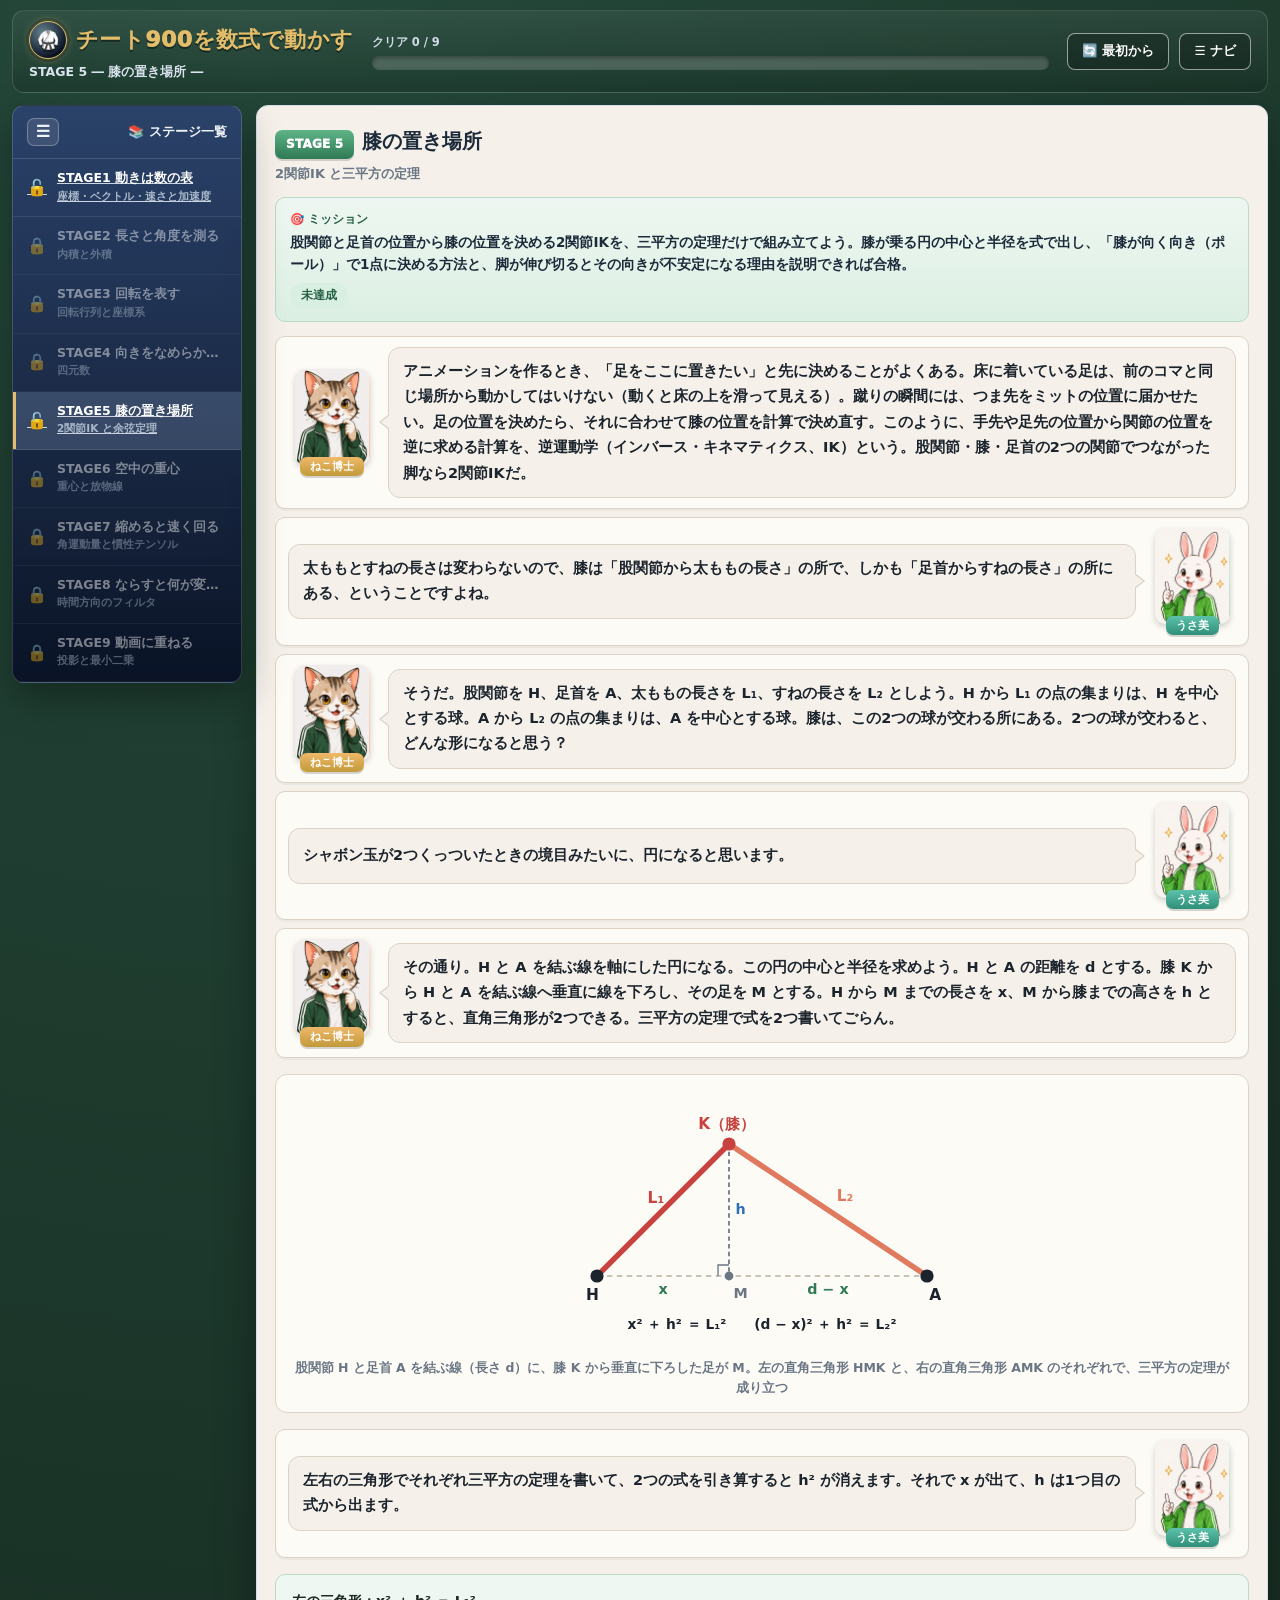
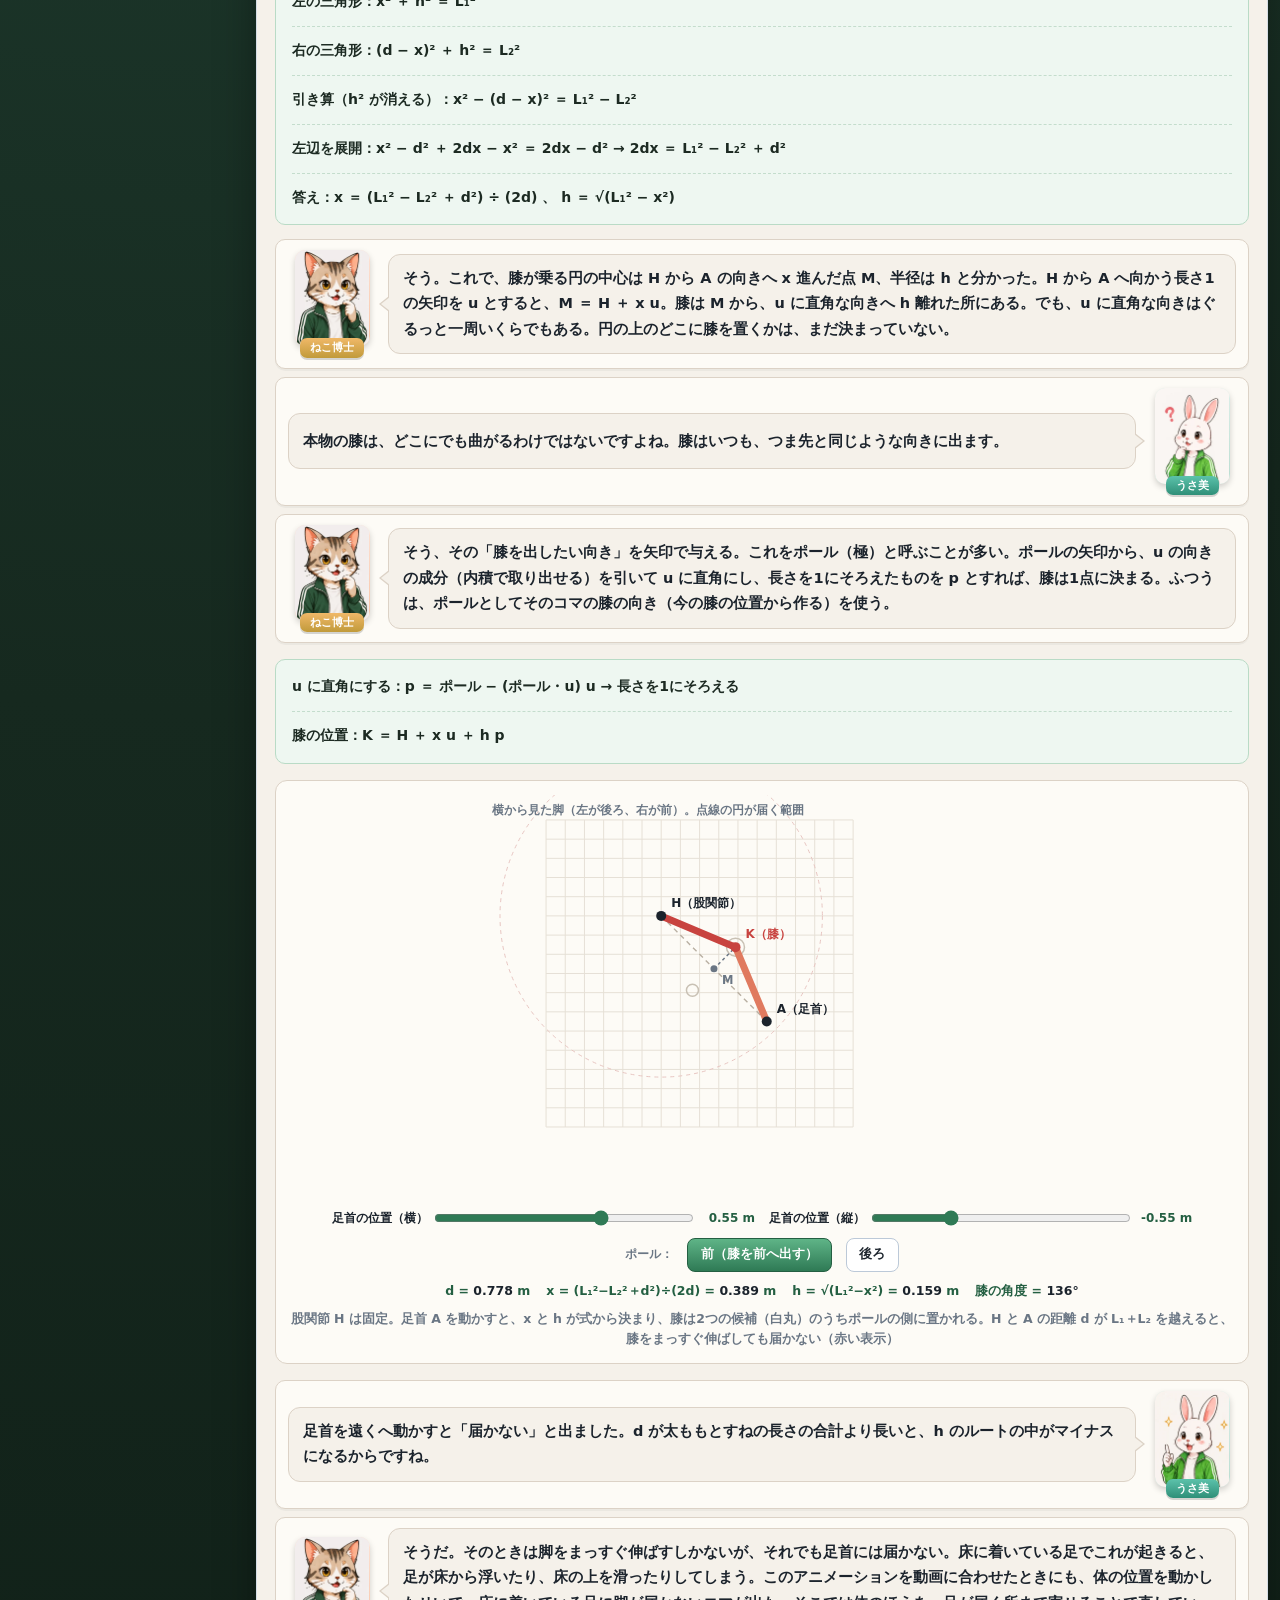
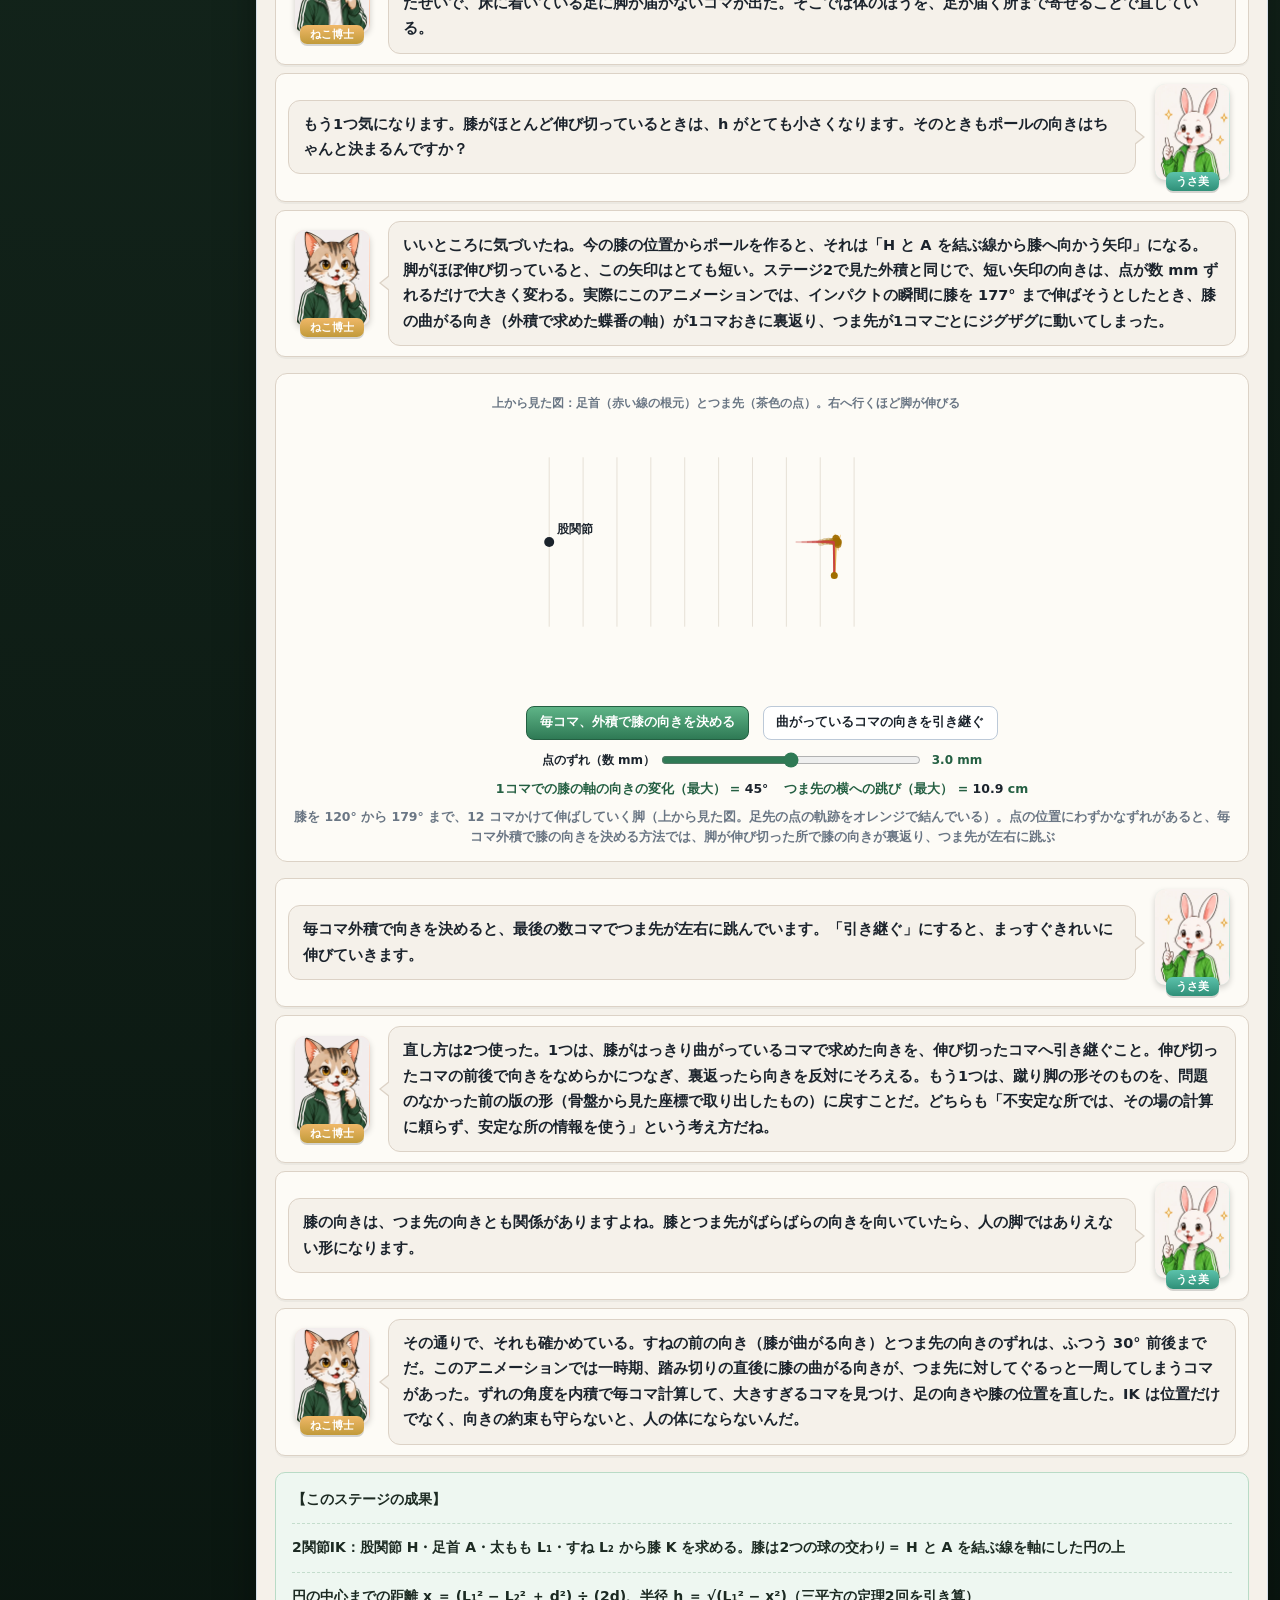
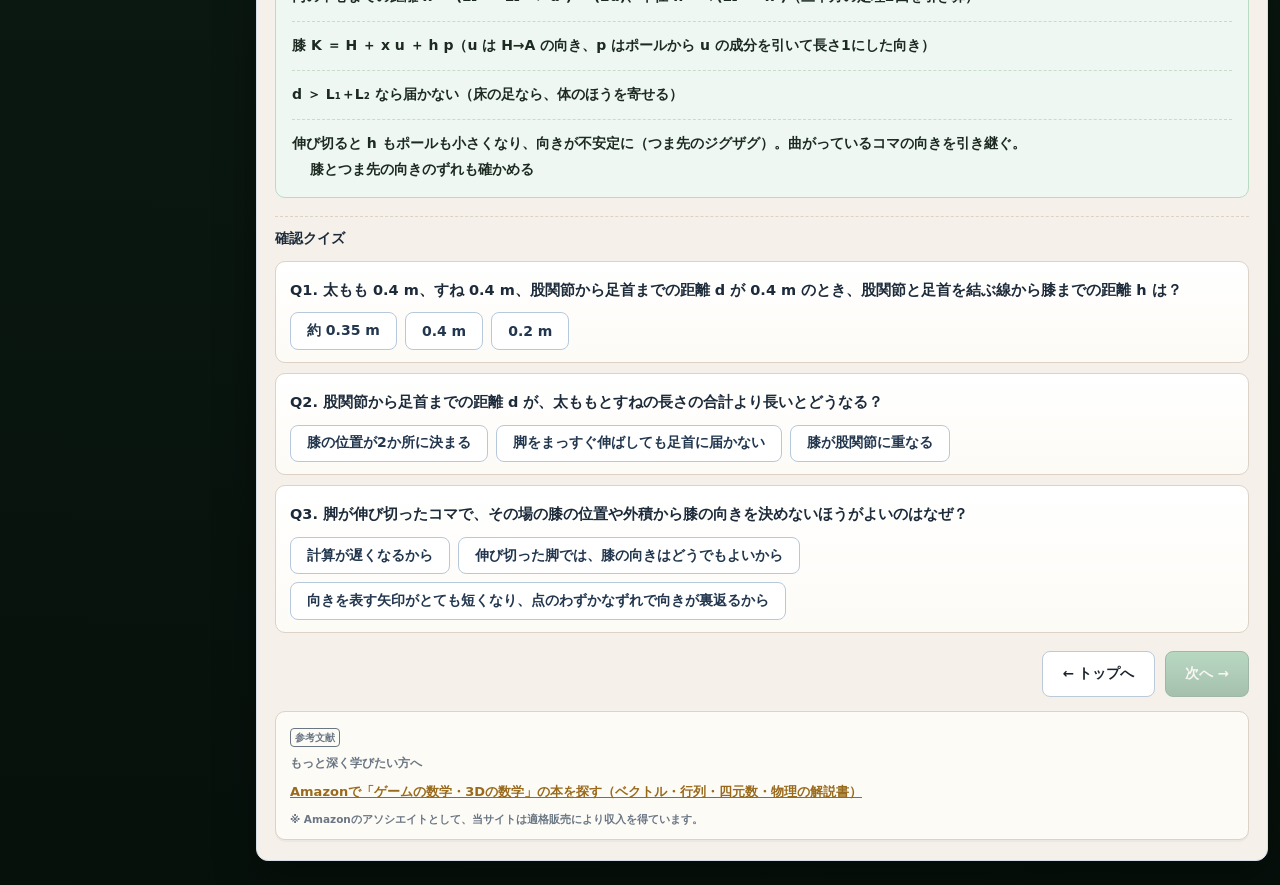
<file: stage5.html>
<!DOCTYPE html>
<html lang="ja">
<head>
<meta charset="UTF-8">
<meta name="viewport" content="width=device-width, initial-scale=1.0">
<meta name="theme-color" content="#16291f">
<!-- Google tag (gtag.js) -->
<script async src="https://www.googletagmanager.com/gtag/js?id=G-9RTQCP2HXM"></script>
<script>
  window.dataLayer = window.dataLayer || [];
  function gtag(){dataLayer.push(arguments);}
  gtag('js', new Date());
  gtag('config', 'G-9RTQCP2HXM');
</script>
<title>STAGE5 膝の置き場所（2関節IK と三平方の定理） ― チート900を数式で動かす</title>
<meta name="description" content="股関節と足首の位置が決まれば、膝はある円の上のどこか。三平方の定理2回で円を求め、膝が向く向き（ポール）で1点に決める2関節IK。脚が伸び切ると膝の向きが決まらなくなり、蹴りの瞬間につま先がジグザグした原因と、その直し方まで。">
<link rel="canonical" href="https://physics-engine.habatakijuku.com/stage5">
<meta property="og:type" content="article">
<meta property="og:site_name" content="チート900を数式で動かす">
<meta property="og:locale" content="ja_JP">
<meta property="og:title" content="STAGE5 膝の置き場所（2関節IK と三平方の定理） ― チート900を数式で動かす">
<meta property="og:description" content="足首の位置から膝の位置を決める2関節IK。三平方の定理で膝の円を求め、膝の向きで1点に決める。蹴りの瞬間につま先がジグザグした原因と直し方まで。">
<meta property="og:url" content="https://physics-engine.habatakijuku.com/stage5">
<meta property="og:image" content="https://physics-engine.habatakijuku.com/images/ogp.png">
<meta property="og:image:width" content="1200">
<meta property="og:image:height" content="630">
<meta property="og:image:alt" content="チート900を数式で動かす：空中で回りながら蹴る棒人間と、角運動量の式 L＝Iω">
<meta name="twitter:card" content="summary_large_image">
<link rel="icon" type="image/png" href="images/favicon.png">
<link rel="apple-touch-icon" href="images/apple-touch-icon.png">
<script type="application/ld+json">
{
  "@context": "https://schema.org",
  "@graph": [
    {
      "@type": "LearningResource",
      "name": "STAGE5 膝の置き場所",
      "description": "股関節と足首の位置が決まれば、膝はある円の上のどこか。三平方の定理2回で円を求め、膝が向く向き（ポール）で1点に決める2関節IK。脚が伸び切ると膝の向きが決まらなくなり、蹴りの瞬間につま先がジグザグした原因と、その直し方まで。",
      "url": "https://physics-engine.habatakijuku.com/stage5",
      "inLanguage": "ja",
      "learningResourceType": "learning activity",
      "educationalLevel": "中学生以上",
      "isAccessibleForFree": true,
      "position": 5,
      "isPartOf": {
        "@type": "LearningResource",
        "name": "チート900を数式で動かす",
        "url": "https://physics-engine.habatakijuku.com/"
      },
      "author": {
        "@type": "Person",
        "name": "ruglerugle"
      }
    },
    {
      "@type": "BreadcrumbList",
      "itemListElement": [
        {
          "@type": "ListItem",
          "position": 1,
          "name": "チート900を数式で動かす",
          "item": "https://physics-engine.habatakijuku.com/"
        },
        {
          "@type": "ListItem",
          "position": 2,
          "name": "STAGE5 膝の置き場所",
          "item": "https://physics-engine.habatakijuku.com/stage5"
        }
      ]
    }
  ]
}
</script>
<link rel="stylesheet" href="design-system.css?v=20261024a">
<style>
  .sim-controls{display:flex;align-items:center;gap:8px 14px;flex-wrap:wrap;justify-content:center;margin-top:10px}
  .sim-controls .btn{font-size:12.5px;padding:.45rem .8rem}
  .sim-controls .btn[aria-pressed="true"]{background:linear-gradient(#5fb487,#2f7a55);border-color:#245f42;color:#fff}
  .sim-controls label{display:inline-flex;align-items:center;gap:6px;font-size:12px;font-weight:800;color:var(--ink)}
  .sim-controls input[type=range]{width:min(260px,60vw);accent-color:#2f7a55}
  .sim-controls output{font-variant-numeric:tabular-nums;min-width:4.6em;text-align:right;color:#245f42}
  .sim-play{padding:6px 16px;border:1px solid var(--line);border-radius:999px;background:var(--paper2);color:var(--ink);font-size:12px;font-weight:800;cursor:pointer}
  .sim-play:hover{background:#fff}
  .cv-wrap{width:100%;max-width:560px;margin-left:auto;margin-right:auto}
  .cv-wrap canvas{display:block;width:100%;height:auto;border-radius:8px}
  .readout{display:flex;flex-wrap:wrap;gap:6px 16px;justify-content:center;margin-top:8px;font-size:12.5px;font-weight:800;color:#245f42;font-variant-numeric:tabular-nums}
  .readout span b{color:var(--ink)}
  .num-table{margin:10px auto 0;border-collapse:collapse;font-size:12px;font-variant-numeric:tabular-nums;max-width:100%}
  .num-table th,.num-table td{border:1px solid var(--line);padding:3px 8px;text-align:right}
  .num-table th{background:var(--paper2);font-weight:900;color:var(--ink)}
  .num-table td.nm{text-align:left;font-weight:800;color:var(--muted)}
  .num-table tr.hl td{background:#fff4d6}
  .tbl-wrap{overflow-x:auto}
  .note-box{background:#fffbe8;border:1px solid #e3d48f;border-radius:10px;padding:12px 14px;margin:12px 0;font-size:13.5px;line-height:1.75;color:#3a3210;font-weight:700}
  .note-box .nb-title{display:block;font-weight:950;margin-bottom:4px;color:#7a5a08}
  .diagram-box svg.box3d{max-width:min(100%,420px)}
  .box3d .e{stroke:#b9b0a3;stroke-width:1.2;fill:none}
  .box3d .eh{stroke:#b9b0a3;stroke-width:1.2;stroke-dasharray:4 4;fill:none}
  .box3d .d1{stroke:#2f7a55;stroke-width:2.4}
  .box3d .d2{stroke:#c8433f;stroke-width:3}
  .box3d .lx{fill:#c8433f;font-size:13px;font-weight:900}
  .box3d .ly{fill:#2f9e5c;font-size:13px;font-weight:900}
  .box3d .lz{fill:#2f6fb8;font-size:13px;font-weight:900}
  .box3d .lb{fill:#1b232c;font-size:12.5px;font-weight:900}
  .box3d .lm{fill:#2f7a55;font-size:12.5px;font-weight:900}

</style>
</head>
<body>
<div class="app-shell side-collapsed" id="app-shell">
  <header class="game-header">
    <div class="brand">
      <div class="brand-title"><a class="head-reset home-badge" href="index.html" title="トップへ" aria-label="トップへ">🥋</a> <span>チート900を数式で動かす</span></div>
      <div class="brand-sub">STAGE 5 ― 膝の置き場所 ―</div>
    </div>
    <div class="head-progress-wrap">
      <div class="head-progress-label" id="progress-label">クリア 0 / 9</div>
      <div class="head-progress" role="progressbar" aria-label="クリア済みステージ数" aria-valuemin="0" aria-valuemax="9" aria-valuenow="0"><div class="head-progress-fill" id="progress-fill" style="width:0%"></div></div>
    </div>
    <div class="header-actions">
      <button class="head-reset" id="btn-reset-all">🔄 最初から</button>
      <button class="head-reset" id="head-nav-toggle" title="ステージ一覧の表示切替">☰ ナビ</button>
    </div>
  </header>
  <div class="game-layout">
    <div class="side-backdrop" id="side-backdrop"></div>
    <aside class="side-panel">
      <div class="side-head">
        <button class="side-toggle" id="sidebar-toggle" title="ステージ一覧の表示切替" aria-label="ステージ一覧の表示切替">☰</button>
        <span class="side-head-text">📚 ステージ一覧</span>
      </div>
      <div class="side-list" id="side-list"></div>
    </aside>
    <main class="main-area">
      <div class="chapter-head">
        <span class="chapter-badge">STAGE 5</span><h1 class="chapter-title">膝の置き場所</h1>
        <div class="chapter-sub">2関節IK と三平方の定理</div>
      </div>
      <div class="mission-box">
        <div class="mission-label">🎯 ミッション</div>
        <div class="mission-text">股関節と足首の位置から膝の位置を決める<strong>2関節IK</strong>を、三平方の定理だけで組み立てよう。膝が乗る円の中心と半径を式で出し、「膝が向く向き（ポール）」で1点に決める方法と、脚が伸び切るとその向きが不安定になる理由を説明できれば合格。</div>
        <span class="mission-status" id="mission-status">未達成</span>
      </div>
      <div class="dialogue-scene">
        <div class="dialog-row">
          <div class="dialog-character">
            <div class="dialog-avatar mentor"><img src="images/cat.webp" width="300" height="386" alt=""></div>
            <div class="dialog-name mentor">ねこ博士</div>
          </div>
          <div class="dialog-bubble">アニメーションを作るとき、「<strong>足をここに置きたい</strong>」と先に決めることがよくある。床に着いている足は、前のコマと同じ場所から動かしてはいけない（動くと床の上を滑って見える）。蹴りの瞬間には、つま先をミットの位置に届かせたい。足の位置を決めたら、それに合わせて<strong>膝の位置を計算で決め直す</strong>。このように、手先や足先の位置から関節の位置を逆に求める計算を、<strong>逆運動学（インバース・キネマティクス、IK）</strong>という。股関節・膝・足首の2つの関節でつながった脚なら<strong>2関節IK</strong>だ。</div>
        </div>
        <div class="dialog-row right">
          <div class="dialog-character">
            <div class="dialog-avatar student"><img src="images/rabbit.webp" width="300" height="386" alt="" loading="lazy" decoding="async"></div>
            <div class="dialog-name student">うさ美</div>
          </div>
          <div class="dialog-bubble">太ももとすねの長さは変わらないので、膝は「股関節から太ももの長さ」の所で、しかも「足首からすねの長さ」の所にある、ということですよね。</div>
        </div>
        <div class="dialog-row">
          <div class="dialog-character">
            <div class="dialog-avatar mentor"><img src="images/cat.webp" width="300" height="386" alt="" loading="lazy" decoding="async"></div>
            <div class="dialog-name mentor">ねこ博士</div>
          </div>
          <div class="dialog-bubble">そうだ。股関節を H、足首を A、太ももの長さを L₁、すねの長さを L₂ としよう。H から L₁ の点の集まりは、H を中心とする球。A から L₂ の点の集まりは、A を中心とする球。膝は、この2つの球が交わる所にある。2つの球が交わると、どんな形になると思う？</div>
        </div>
        <div class="dialog-row right">
          <div class="dialog-character">
            <div class="dialog-avatar student"><img src="images/rabbit.webp" width="300" height="386" alt="" loading="lazy" decoding="async"></div>
            <div class="dialog-name student">うさ美</div>
          </div>
          <div class="dialog-bubble">シャボン玉が2つくっついたときの境目みたいに、円になると思います。</div>
        </div>
        <div class="dialog-row">
          <div class="dialog-character">
            <div class="dialog-avatar mentor"><img src="images/cat.webp" width="300" height="386" alt="" loading="lazy" decoding="async"></div>
            <div class="dialog-name mentor">ねこ博士</div>
          </div>
          <div class="dialog-bubble">その通り。H と A を結ぶ線を軸にした<strong>円</strong>になる。この円の中心と半径を求めよう。H と A の距離を d とする。膝 K から H と A を結ぶ線へ垂直に線を下ろし、その足を M とする。H から M までの長さを x、M から膝までの高さを h とすると、直角三角形が2つできる。三平方の定理で式を2つ書いてごらん。</div>
        </div>
      </div>

      <div class="diagram-box">
        <svg viewBox="0 0 400 230" width="100%" style="max-width:440px" role="img" aria-label="2関節IKの図。股関節Hと足首Aを結ぶ線（長さd）に、膝Kから垂直に下ろした足M。HからMまでがx、Mから膝までがh。左の直角三角形で x²＋h²＝L1²、右の直角三角形で (d−x)²＋h²＝L2²">
          <line x1="50" y1="170" x2="350" y2="170" stroke="#b9b0a3" stroke-width="1.4" stroke-dasharray="5 4"/>
          <line x1="50" y1="170" x2="170" y2="50" stroke="#c8433f" stroke-width="5" stroke-linecap="round"/>
          <line x1="170" y1="50" x2="350" y2="170" stroke="#e07a5f" stroke-width="5" stroke-linecap="round"/>
          <line x1="170" y1="50" x2="170" y2="170" stroke="#6a7684" stroke-width="1.6" stroke-dasharray="4 3"/>
          <path d="M160 170 V160 H170" fill="none" stroke="#6a7684" stroke-width="1.2"/>
          <circle cx="50" cy="170" r="6" fill="#1b232c"/><circle cx="170" cy="50" r="6" fill="#c8433f"/><circle cx="350" cy="170" r="6" fill="#1b232c"/><circle cx="170" cy="170" r="4" fill="#6a7684"/>
          <text x="40" y="192" font-size="14" font-weight="900" fill="#1b232c">H</text>
          <text x="352" y="192" font-size="14" font-weight="900" fill="#1b232c">A</text>
          <text x="168" y="36" font-size="14" font-weight="900" fill="#c8433f" text-anchor="middle">K（膝）</text>
          <text x="174" y="190" font-size="13" font-weight="900" fill="#6a7684">M</text>
          <text x="96" y="104" font-size="14" font-weight="900" fill="#c8433f">L₁</text>
          <text x="268" y="102" font-size="14" font-weight="900" fill="#e07a5f">L₂</text>
          <text x="110" y="186" font-size="13" font-weight="900" fill="#2f7a55" text-anchor="middle">x</text>
          <text x="260" y="186" font-size="13" font-weight="900" fill="#2f7a55" text-anchor="middle">d − x</text>
          <text x="176" y="114" font-size="13" font-weight="900" fill="#2f6fb8">h</text>
          <text x="200" y="218" font-size="12.5" font-weight="900" fill="#1b232c" text-anchor="middle">x² ＋ h² ＝ L₁²　　(d − x)² ＋ h² ＝ L₂²</text>
        </svg>
        <div class="diagram-caption">股関節 H と足首 A を結ぶ線（長さ d）に、膝 K から垂直に下ろした足が M。左の直角三角形 HMK と、右の直角三角形 AMK のそれぞれで、三平方の定理が成り立つ</div>
      </div>

      <div class="dialogue-scene">
        <div class="dialog-row right">
          <div class="dialog-character">
            <div class="dialog-avatar student"><img src="images/rabbit.webp" width="300" height="386" alt="" loading="lazy" decoding="async"></div>
            <div class="dialog-name student">うさ美</div>
          </div>
          <div class="dialog-bubble">左右の三角形でそれぞれ三平方の定理を書いて、2つの式を引き算すると h² が消えます。それで x が出て、h は1つ目の式から出ます。</div>
        </div>
      </div>

      <div class="formula-box">
        <span class="step">左の三角形：<span class="nw">x² ＋ h² ＝ L₁²</span></span>
        <span class="step">右の三角形：<span class="nw">(d − x)² ＋ h² ＝ L₂²</span></span>
        <span class="step">引き算（h² が消える）：<span class="nw">x² − (d − x)² ＝ L₁² − L₂²</span></span>
        <span class="step">左辺を展開：<span class="nw">x² − d² ＋ 2dx − x² ＝ 2dx − d²</span> → <span class="nw">2dx ＝ L₁² − L₂² ＋ d²</span></span>
        <span class="step">答え：<span class="nw">x ＝ (L₁² − L₂² ＋ d²) ÷ (2d)</span> 、 <span class="nw">h ＝ √(L₁² − x²)</span></span>
      </div>

      <div class="dialogue-scene">
        <div class="dialog-row">
          <div class="dialog-character">
            <div class="dialog-avatar mentor"><img src="images/cat.webp" width="300" height="386" alt="" loading="lazy" decoding="async"></div>
            <div class="dialog-name mentor">ねこ博士</div>
          </div>
          <div class="dialog-bubble">そう。これで、膝が乗る円の<strong>中心は H から A の向きへ x 進んだ点 M</strong>、<strong>半径は h</strong> と分かった。H から A へ向かう長さ1の矢印を u とすると、M ＝ H ＋ x u。膝は M から、u に直角な向きへ h 離れた所にある。でも、u に直角な向きはぐるっと一周いくらでもある。円の上のどこに膝を置くかは、まだ決まっていない。</div>
        </div>
        <div class="dialog-row right">
          <div class="dialog-character">
            <div class="dialog-avatar student"><img src="images/rabbitThink.webp" width="300" height="386" alt="" loading="lazy" decoding="async"></div>
            <div class="dialog-name student">うさ美</div>
          </div>
          <div class="dialog-bubble">本物の膝は、どこにでも曲がるわけではないですよね。膝はいつも、つま先と同じような向きに出ます。</div>
        </div>
        <div class="dialog-row">
          <div class="dialog-character">
            <div class="dialog-avatar mentor"><img src="images/cat.webp" width="300" height="386" alt="" loading="lazy" decoding="async"></div>
            <div class="dialog-name mentor">ねこ博士</div>
          </div>
          <div class="dialog-bubble">そう、その「膝を出したい向き」を矢印で与える。これを<strong>ポール</strong>（極）と呼ぶことが多い。ポールの矢印から、u の向きの成分（内積で取り出せる）を引いて u に直角にし、長さを1にそろえたものを p とすれば、膝は1点に決まる。ふつうは、ポールとして<strong>そのコマの膝の向き</strong>（今の膝の位置から作る）を使う。</div>
        </div>
      </div>

      <div class="formula-box">
        <span class="step">u に直角にする：<span class="nw">p ＝ ポール − (ポール・u) u</span> → 長さを1にそろえる</span>
        <span class="step">膝の位置：<span class="nw">K ＝ H ＋ x u ＋ h p</span></span>
      </div>

      <div class="diagram-box">
        <div class="cv-wrap"><canvas id="cv1" role="img" aria-label="平面の2関節IK。足首の位置を動かすと、膝が乗る2つの候補（上と下）のうち、ポールの向きの側に膝が置かれる。届かないときは脚がまっすぐ足首の方へ伸びる"></canvas></div>
        <div class="sim-controls">
          <label>足首の位置（横） <input type="range" id="ax1" min="-0.2" max="0.95" value="0.55" step="0.01"> <output id="ax1o"></output></label>
          <label>足首の位置（縦） <input type="range" id="ay1" min="-0.95" max="0.4" value="-0.55" step="0.01"> <output id="ay1o"></output></label>
        </div>
        <div class="sim-controls" id="pole1">
          <span style="font-size:11.5px;font-weight:800;color:var(--muted)">ポール：</span>
          <button class="btn" type="button" data-p="1" aria-pressed="true">前（膝を前へ出す）</button>
          <button class="btn" type="button" data-p="-1" aria-pressed="false">後ろ</button>
        </div>
        <div class="readout" id="ro1"></div>
        <div class="diagram-caption">股関節 H は固定。足首 A を動かすと、x と h が式から決まり、膝は2つの候補（白丸）のうちポールの側に置かれる。H と A の距離 d が L₁＋L₂ を越えると、膝をまっすぐ伸ばしても届かない（赤い表示）</div>
      </div>

      <div class="dialogue-scene">
        <div class="dialog-row right">
          <div class="dialog-character">
            <div class="dialog-avatar student"><img src="images/rabbit.webp" width="300" height="386" alt="" loading="lazy" decoding="async"></div>
            <div class="dialog-name student">うさ美</div>
          </div>
          <div class="dialog-bubble">足首を遠くへ動かすと「届かない」と出ました。d が太ももとすねの長さの合計より長いと、h のルートの中がマイナスになるからですね。</div>
        </div>
        <div class="dialog-row">
          <div class="dialog-character">
            <div class="dialog-avatar mentor"><img src="images/cat.webp" width="300" height="386" alt="" loading="lazy" decoding="async"></div>
            <div class="dialog-name mentor">ねこ博士</div>
          </div>
          <div class="dialog-bubble">そうだ。そのときは脚をまっすぐ伸ばすしかないが、それでも足首には届かない。床に着いている足でこれが起きると、足が床から浮いたり、床の上を滑ったりしてしまう。このアニメーションを動画に合わせたときにも、体の位置を動かしたせいで、床に着いている足に脚が届かないコマが出た。そこでは<strong>体のほうを、足が届く所まで寄せる</strong>ことで直している。</div>
        </div>
        <div class="dialog-row right">
          <div class="dialog-character">
            <div class="dialog-avatar student"><img src="images/rabbit.webp" width="300" height="386" alt="" loading="lazy" decoding="async"></div>
            <div class="dialog-name student">うさ美</div>
          </div>
          <div class="dialog-bubble">もう1つ気になります。膝がほとんど伸び切っているときは、h がとても小さくなります。そのときもポールの向きはちゃんと決まるんですか？</div>
        </div>
        <div class="dialog-row">
          <div class="dialog-character">
            <div class="dialog-avatar mentor"><img src="images/cat.webp" width="300" height="386" alt="" loading="lazy" decoding="async"></div>
            <div class="dialog-name mentor">ねこ博士</div>
          </div>
          <div class="dialog-bubble">いいところに気づいたね。今の膝の位置からポールを作ると、それは「H と A を結ぶ線から膝へ向かう矢印」になる。脚がほぼ伸び切っていると、この矢印はとても短い。ステージ2で見た外積と同じで、<strong>短い矢印の向きは、点が数 mm ずれるだけで大きく変わる</strong>。実際にこのアニメーションでは、インパクトの瞬間に膝を 177° まで伸ばそうとしたとき、膝の曲がる向き（外積で求めた蝶番の軸）が<strong>1コマおきに裏返り</strong>、つま先が1コマごとにジグザグに動いてしまった。</div>
        </div>
      </div>

      <div class="diagram-box">
        <div class="cv-wrap"><canvas id="cv2" role="img" aria-label="膝を伸ばし切っていく脚の再現。毎コマ外積で膝の向きを決めると、伸び切った所でつま先がジグザグに動く。曲がっているコマの向きを引き継ぐと、なめらかに伸びる"></canvas></div>
        <div class="sim-controls" id="mode2">
          <button class="btn" type="button" data-m="cross" aria-pressed="true">毎コマ、外積で膝の向きを決める</button>
          <button class="btn" type="button" data-m="carry" aria-pressed="false">曲がっているコマの向きを引き継ぐ</button>
        </div>
        <div class="sim-controls">
          <label>点のずれ（数 mm） <input type="range" id="nz2" min="0" max="6" value="3" step="0.5"> <output id="nz2o"></output></label>
        </div>
        <div class="readout" id="ro2"></div>
        <div class="diagram-caption">膝を 120° から 179° まで、12 コマかけて伸ばしていく脚（上から見た図。足先の点の軌跡をオレンジで結んでいる）。点の位置にわずかなずれがあると、毎コマ外積で膝の向きを決める方法では、脚が伸び切った所で膝の向きが裏返り、つま先が左右に跳ぶ</div>
      </div>

      <div class="dialogue-scene">
        <div class="dialog-row right">
          <div class="dialog-character">
            <div class="dialog-avatar student"><img src="images/rabbit.webp" width="300" height="386" alt="" loading="lazy" decoding="async"></div>
            <div class="dialog-name student">うさ美</div>
          </div>
          <div class="dialog-bubble">毎コマ外積で向きを決めると、最後の数コマでつま先が左右に跳んでいます。「引き継ぐ」にすると、まっすぐきれいに伸びていきます。</div>
        </div>
        <div class="dialog-row">
          <div class="dialog-character">
            <div class="dialog-avatar mentor"><img src="images/cat.webp" width="300" height="386" alt="" loading="lazy" decoding="async"></div>
            <div class="dialog-name mentor">ねこ博士</div>
          </div>
          <div class="dialog-bubble">直し方は2つ使った。1つは、<strong>膝がはっきり曲がっているコマで求めた向きを、伸び切ったコマへ引き継ぐ</strong>こと。伸び切ったコマの前後で向きをなめらかにつなぎ、裏返ったら向きを反対にそろえる。もう1つは、蹴り脚の形そのものを、問題のなかった前の版の形（骨盤から見た座標で取り出したもの）に戻すことだ。どちらも「<strong>不安定な所では、その場の計算に頼らず、安定な所の情報を使う</strong>」という考え方だね。</div>
        </div>
        <div class="dialog-row right">
          <div class="dialog-character">
            <div class="dialog-avatar student"><img src="images/rabbit.webp" width="300" height="386" alt="" loading="lazy" decoding="async"></div>
            <div class="dialog-name student">うさ美</div>
          </div>
          <div class="dialog-bubble">膝の向きは、つま先の向きとも関係がありますよね。膝とつま先がばらばらの向きを向いていたら、人の脚ではありえない形になります。</div>
        </div>
        <div class="dialog-row">
          <div class="dialog-character">
            <div class="dialog-avatar mentor"><img src="images/cat.webp" width="300" height="386" alt="" loading="lazy" decoding="async"></div>
            <div class="dialog-name mentor">ねこ博士</div>
          </div>
          <div class="dialog-bubble">その通りで、それも確かめている。すねの前の向き（膝が曲がる向き）とつま先の向きのずれは、ふつう 30° 前後までだ。このアニメーションでは一時期、踏み切りの直後に膝の曲がる向きが、つま先に対してぐるっと一周してしまうコマがあった。ずれの角度を内積で毎コマ計算して、大きすぎるコマを見つけ、足の向きや膝の位置を直した。<strong>IK は位置だけでなく、向きの約束も守らないと、人の体にならない</strong>んだ。</div>
        </div>
      </div>

      <div class="formula-box">
        <span class="step">【このステージの成果】</span>
        <span class="step">2関節IK：股関節 H・足首 A・太もも L₁・すね L₂ から膝 K を求める。膝は2つの球の交わり＝ H と A を結ぶ線を軸にした円の上</span>
        <span class="step">円の中心までの距離 <span class="nw">x ＝ (L₁² − L₂² ＋ d²) ÷ (2d)</span>、半径 <span class="nw">h ＝ √(L₁² − x²)</span>（三平方の定理2回を引き算）</span>
        <span class="step">膝 <span class="nw">K ＝ H ＋ x u ＋ h p</span>（u は H→A の向き、p はポールから u の成分を引いて長さ1にした向き）</span>
        <span class="step">d ＞ L₁＋L₂ なら届かない（床の足なら、体のほうを寄せる）</span>
        <span class="step">伸び切ると h もポールも小さくなり、向きが不安定に（つま先のジグザグ）。曲がっているコマの向きを引き継ぐ。膝とつま先の向きのずれも確かめる</span>
      </div>

      <h2 class="quiz-head">確認クイズ</h2>
      <div class="quiz-card" data-quiz>
        <p class="quiz-q">Q1. 太もも 0.4 m、すね 0.4 m、股関節から足首までの距離 d が 0.4 m のとき、股関節と足首を結ぶ線から膝までの距離 h は？</p>
        <div class="choice-list">
          <button class="choice-btn">約 0.35 m</button>
          <button class="choice-btn">0.4 m</button>
          <button class="choice-btn">0.2 m</button>
        </div>
        <div class="quiz-explain" hidden>正解！ x ＝ (0.16 − 0.16 ＋ 0.16) ÷ 0.8 ＝ 0.2、h ＝ √(0.16 − 0.04) ＝ √0.12 ≈ 0.35 m。3辺が 0.4 m の正三角形の高さと同じ。</div>
      </div>
      <div class="quiz-card" data-quiz>
        <p class="quiz-q">Q2. 股関節から足首までの距離 d が、太ももとすねの長さの合計より長いとどうなる？</p>
        <div class="choice-list">
          <button class="choice-btn">膝の位置が2か所に決まる</button>
          <button class="choice-btn">脚をまっすぐ伸ばしても足首に届かない</button>
          <button class="choice-btn">膝が股関節に重なる</button>
        </div>
        <div class="quiz-explain" hidden>正解！ h ＝ √(L₁² − x²) のルートの中がマイナスになり、膝の置き場所がない。床に着いている足でこうなったら、体のほうを足が届く所まで寄せる。</div>
      </div>
      <div class="quiz-card" data-quiz>
        <p class="quiz-q">Q3. 脚が伸び切ったコマで、その場の膝の位置や外積から膝の向きを決めないほうがよいのはなぜ？</p>
        <div class="choice-list">
          <button class="choice-btn">計算が遅くなるから</button>
          <button class="choice-btn">伸び切った脚では、膝の向きはどうでもよいから</button>
          <button class="choice-btn">向きを表す矢印がとても短くなり、点のわずかなずれで向きが裏返るから</button>
        </div>
        <div class="quiz-explain" hidden>正解！ 伸び切ると、線から膝への矢印も、太もも×すねの外積も、長さがほぼ 0。短い矢印の向きは数 mm のずれで裏返る。曲がっているコマの向きを引き継ぐのが安全。</div>
      </div>

      <div class="stage-nav">
        <a class="btn" href="index.html">← トップへ</a>
        <button class="btn btn-primary" id="btn-next" disabled>次へ →</button>
      </div>

      <div id="book-recommend"></div>
    </main>
  </div>
</div>

<script src="js/progress.js?v=20261024a"></script>
<script src="js/motion.js?v=20261024a"></script>
<script src="js/engine.js?v=20261024a"></script>
<script>RQ.initStagePage(5);</script>
<script>
/* ---------- 2関節IK（平面） ---------- */
(function(){
  var L1=0.42, L2=0.42, ax=0.55, ay=-0.55, pole=1, st;
  function draw(st){
    var ctx=st.ctx,W=st.W,H=st.H; ctx.clearRect(0,0,W,H); ctx.fillStyle=PE.C.paper; ctx.fillRect(0,0,W,H);
    var s=Math.min(W,H)/2.1, O={x:W*0.32,y:H*0.3}, P=function(x,y){return {x:O.x+x*s,y:O.y-y*s};};
    ctx.strokeStyle=PE.C.grid; ctx.lineWidth=1; for(var i=-6;i<=10;i++){var a=P(i*0.1,0.5),b=P(i*0.1,-1.1);ctx.beginPath();ctx.moveTo(a.x,a.y);ctx.lineTo(b.x,b.y);ctx.stroke();} for(i=-11;i<=5;i++){a=P(-0.6,i*0.1);b=P(1.0,i*0.1);ctx.beginPath();ctx.moveTo(a.x,a.y);ctx.lineTo(b.x,b.y);ctx.stroke();}
    var Hh=[0,0], A=[ax,ay], d=Math.hypot(A[0],A[1]), u=[A[0]/d,A[1]/d], n=[-u[1],u[0]];
    // 届く範囲
    ctx.strokeStyle='#e8c6c2'; ctx.setLineDash([4,4]); ctx.beginPath(); ctx.arc(O.x,O.y,(L1+L2)*s,0,PE.TAU); ctx.stroke(); ctx.setLineDash([]);
    var reach=d<=L1+L2, x, h, K, K2;
    if(reach){ x=(L1*L1-L2*L2+d*d)/(2*d); h=Math.sqrt(Math.max(0,L1*L1-x*x)); var sgn=(n[0]*1+n[1]*0)*pole>=0?1:-1; /* 前＝x のプラスの側へ */
      K=[u[0]*x+n[0]*h*sgn, u[1]*x+n[1]*h*sgn]; K2=[u[0]*x-n[0]*h*sgn, u[1]*x-n[1]*h*sgn]; }
    else { x=L1; h=0; K=[u[0]*L1,u[1]*L1]; }
    var Hp=P(0,0), Ap=P(A[0],A[1]), Kp=P(K[0],K[1]), M=P(u[0]*x,u[1]*x);
    ctx.strokeStyle=PE.C.axis; ctx.setLineDash([5,4]); ctx.lineWidth=1.4; ctx.beginPath(); ctx.moveTo(Hp.x,Hp.y); ctx.lineTo(Ap.x,Ap.y); ctx.stroke(); ctx.setLineDash([]);
    if(reach){ var K2p=P(K2[0],K2[1]); ctx.strokeStyle='#c9c1b4'; ctx.lineWidth=1.5; ctx.beginPath(); ctx.arc(K2p.x,K2p.y,6,0,PE.TAU); ctx.stroke(); ctx.beginPath(); ctx.arc(Kp.x,Kp.y,9,0,PE.TAU); ctx.stroke();
      ctx.strokeStyle=PE.C.muted; ctx.setLineDash([3,3]); ctx.beginPath(); ctx.moveTo(M.x,M.y); ctx.lineTo(Kp.x,Kp.y); ctx.stroke(); ctx.setLineDash([]); }
    var Kend=reach?Ap:P(u[0]*(L1+L2),u[1]*(L1+L2));
    ctx.lineCap='round'; ctx.strokeStyle=PE.C.legR; ctx.lineWidth=7; ctx.beginPath(); ctx.moveTo(Hp.x,Hp.y); ctx.lineTo(Kp.x,Kp.y); ctx.stroke();
    ctx.strokeStyle='#e07a5f'; ctx.beginPath(); ctx.moveTo(Kp.x,Kp.y); ctx.lineTo(Kend.x,Kend.y); ctx.stroke(); ctx.lineCap='butt';
    [[Hp,'H（股関節）',PE.C.ink],[Ap,'A（足首）',reach?PE.C.ink:PE.C.ng],[Kp,'K（膝）',PE.C.legR]].forEach(function(e){ctx.fillStyle=e[2];ctx.beginPath();ctx.arc(e[0].x,e[0].y,5,0,PE.TAU);ctx.fill();PE.text(ctx,e[0].x+10,e[0].y-12,e[1],e[2],12,900,'left');});
    if(reach){ctx.fillStyle=PE.C.muted;ctx.beginPath();ctx.arc(M.x,M.y,3.5,0,PE.TAU);ctx.fill();PE.text(ctx,M.x+8,M.y+12,'M',PE.C.muted,11.5,900,'left');}
    if(!reach) PE.text(ctx,W/2,H-16,'届かない：d ＝ '+PE.fmt(d,2)+' m ＞ L₁＋L₂ ＝ '+PE.fmt(L1+L2,2)+' m',PE.C.ng,13,900);
    PE.text(ctx,10,16,'横から見た脚（左が後ろ、右が前）。点線の円が届く範囲',PE.C.muted,11.5,800,'left');
    document.getElementById('ro1').innerHTML='<span>d = <b>'+PE.fmt(d,3)+'</b> m</span>'+(reach?'<span>x = (L₁²−L₂²＋d²)÷(2d) = <b>'+PE.fmt(x,3)+'</b> m</span><span>h = √(L₁²−x²) = <b>'+PE.fmt(h,3)+'</b> m</span><span>膝の角度 = <b>'+PE.fmt(PE.deg(Math.acos(Math.max(-1,Math.min(1,(L1*L1+L2*L2-d*d)/(2*L1*L2))))),0)+'°</b></span>':'<span>脚をまっすぐ伸ばしても届かない</span>');
  }
  st=PE.canvas('cv1',0.72,draw);
  PE.bindRange('ax1','ax1o',function(v){return PE.fmt(v,2)+' m';},function(v){ax=v;st.redraw();});
  PE.bindRange('ay1','ay1o',function(v){return PE.fmt(v,2)+' m';},function(v){ay=v;st.redraw();});
  document.querySelectorAll('#pole1 .btn').forEach(function(b){b.addEventListener('click',function(){pole=parseInt(b.getAttribute('data-p'),10);document.querySelectorAll('#pole1 .btn').forEach(function(x){x.setAttribute('aria-pressed',x===b?'true':'false');});st.redraw();});});
})();

/* ---------- 伸び切る脚の再現：外積で毎コマ決める vs 引き継ぐ ---------- */
(function(){
  var mode='cross', nz=3, st;
  // 乱数（いつも同じ並び）
  function rnd(i){var x=Math.sin(i*127.1+311.7)*43758.5453;return x-Math.floor(x)-0.5;}
  function sim(){
    var L1=0.42,L2=0.42, N=13, out=[], carried=null;
    for(var f=0;f<N;f++){
      var kneeAng=PE.rad(120+(179-120)*f/(N-1));
      // 本当の脚：股関節は原点、脚は前（+x）へ、膝は上（+y）へ曲がる（上から見ると y は奥行き）
      var d=Math.sqrt(L1*L1+L2*L2-2*L1*L2*Math.cos(kneeAng));
      var A=[d,0,0], x=(L1*L1-L2*L2+d*d)/(2*d), h=Math.sqrt(Math.max(0,L1*L1-x*x));
      var Kt=[x,0,h];
      // 測った点（数 mm のずれ）
      var e=nz/1000, Km=[Kt[0]+rnd(f*3)*e, Kt[1]+rnd(f*3+1)*e*2, Kt[2]+rnd(f*3+2)*e];
      var t=PE.sub([0,0,0],Km), s=PE.sub(A,Km), ax=PE.cross(t,s), axn=PE.len(ax)>1e-9?PE.norm(ax):[0,1,0];
      if(mode==='carry'){ if(PE.deg(Math.PI-Math.acos(PE.dot(PE.norm(t),PE.norm(s))*-1))<165 || !carried){ carried=axn; } else { if(PE.dot(axn,carried)<0) axn=PE.mul(axn,-1); axn=carried; } }
      // 足の向き：膝の曲がる面の中で、すねに直角な向き（つま先）。軸で決める
      var shin=PE.norm(s), toeDir=PE.norm(PE.cross(axn,shin)), toe=PE.add(A,PE.mul(toeDir,0.15));
      out.push({A:A,toe:toe,ax:axn});
    }
    return out;
  }
  function draw(st){
    var ctx=st.ctx,W=st.W,H=st.H; ctx.clearRect(0,0,W,H); ctx.fillStyle=PE.C.paper; ctx.fillRect(0,0,W,H);
    var r=sim(), s=Math.min(W,H)*1.1, O={x:W*0.12,y:H*0.5}, P=function(v){return {x:O.x+v[0]*s,y:O.y-v[1]*s};};
    ctx.strokeStyle=PE.C.grid; ctx.lineWidth=1; for(var i=0;i<=9;i++){var a=P([i*0.1,-0.25,0]),b=P([i*0.1,0.25,0]);ctx.beginPath();ctx.moveTo(a.x,a.y);ctx.lineTo(b.x,b.y);ctx.stroke();}
    ctx.strokeStyle='#e0a94a'; ctx.lineWidth=2.5; ctx.beginPath(); r.forEach(function(f,i){var q=P(f.toe); if(i)ctx.lineTo(q.x,q.y); else ctx.moveTo(q.x,q.y);}); ctx.stroke();
    r.forEach(function(f,i){var a=P(f.A),q=P(f.toe); ctx.globalAlpha=0.25+0.75*i/(r.length-1); ctx.strokeStyle=PE.C.legR; ctx.lineWidth=2; ctx.beginPath(); ctx.moveTo(a.x,a.y); ctx.lineTo(q.x,q.y); ctx.stroke(); ctx.fillStyle='#a06d00'; ctx.beginPath(); ctx.arc(q.x,q.y,3.5,0,PE.TAU); ctx.fill();});
    ctx.globalAlpha=1;
    var Hp=P([0,0,0]); ctx.fillStyle=PE.C.ink; ctx.beginPath(); ctx.arc(Hp.x,Hp.y,5,0,PE.TAU); ctx.fill(); PE.text(ctx,Hp.x+8,Hp.y-12,'股関節',PE.C.ink,11.5,900,'left');
    PE.text(ctx,10,16,'上から見た図：足首（赤い線の根元）とつま先（茶色の点）。右へ行くほど脚が伸びる',PE.C.muted,11.5,800,'left');
    var flips=0; for(i=1;i<r.length;i++) flips=Math.max(flips,PE.deg(Math.acos(Math.max(-1,Math.min(1,PE.dot(r[i].ax,r[i-1].ax))))));
    var jump=0; for(i=1;i<r.length;i++) jump=Math.max(jump,Math.abs(r[i].toe[1]-r[i-1].toe[1]));
    document.getElementById('ro2').innerHTML='<span>1コマでの膝の軸の向きの変化（最大） = <b>'+PE.fmt(flips,0)+'°</b></span><span>つま先の横への跳び（最大） = <b>'+PE.fmt(jump*100,1)+'</b> cm</span>';
  }
  st=PE.canvas('cv2',0.55,draw);
  PE.bindRange('nz2','nz2o',function(v){return PE.fmt(v,1)+' mm';},function(v){nz=v;st.redraw();});
  document.querySelectorAll('#mode2 .btn').forEach(function(b){b.addEventListener('click',function(){mode=b.getAttribute('data-m');document.querySelectorAll('#mode2 .btn').forEach(function(x){x.setAttribute('aria-pressed',x===b?'true':'false');});st.redraw();});});
})();
</script>
<script src="https://my.habatakijuku.com/sync.js" defer></script>
</body>
</html>
</file>
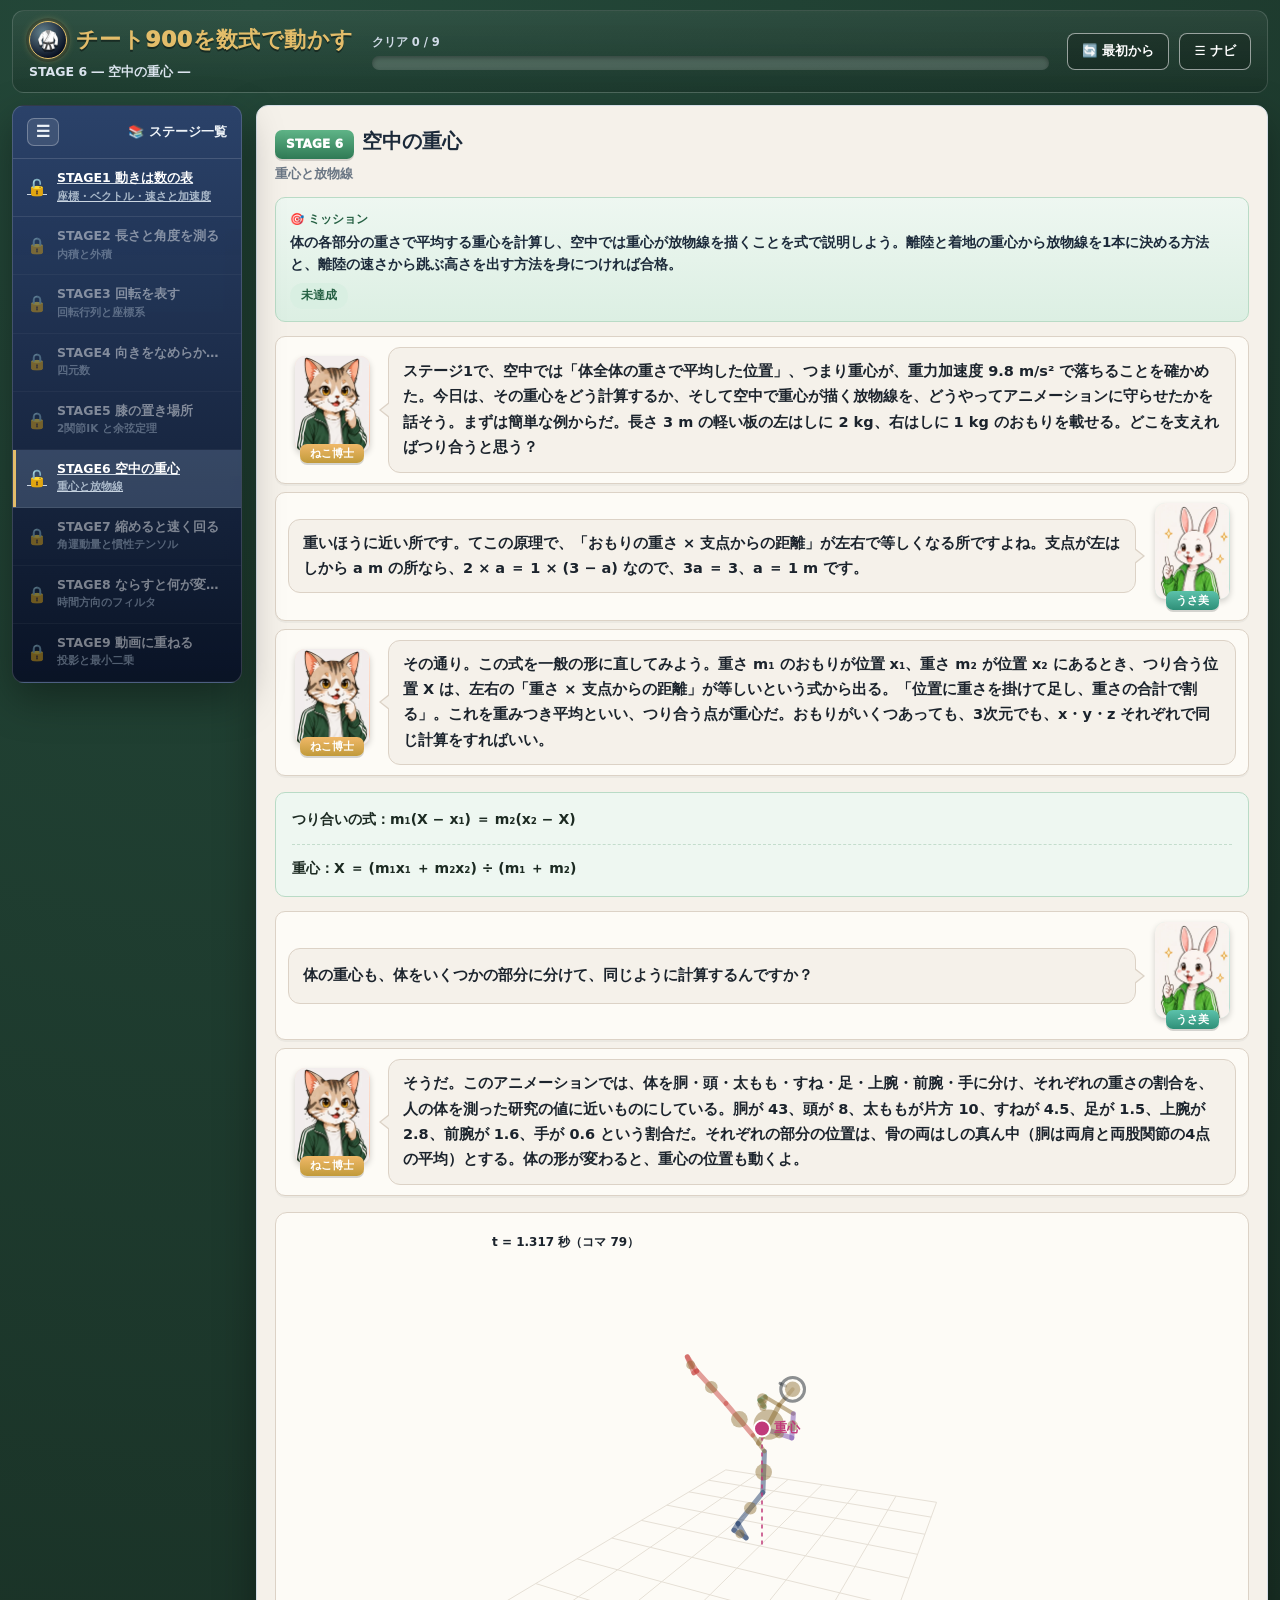
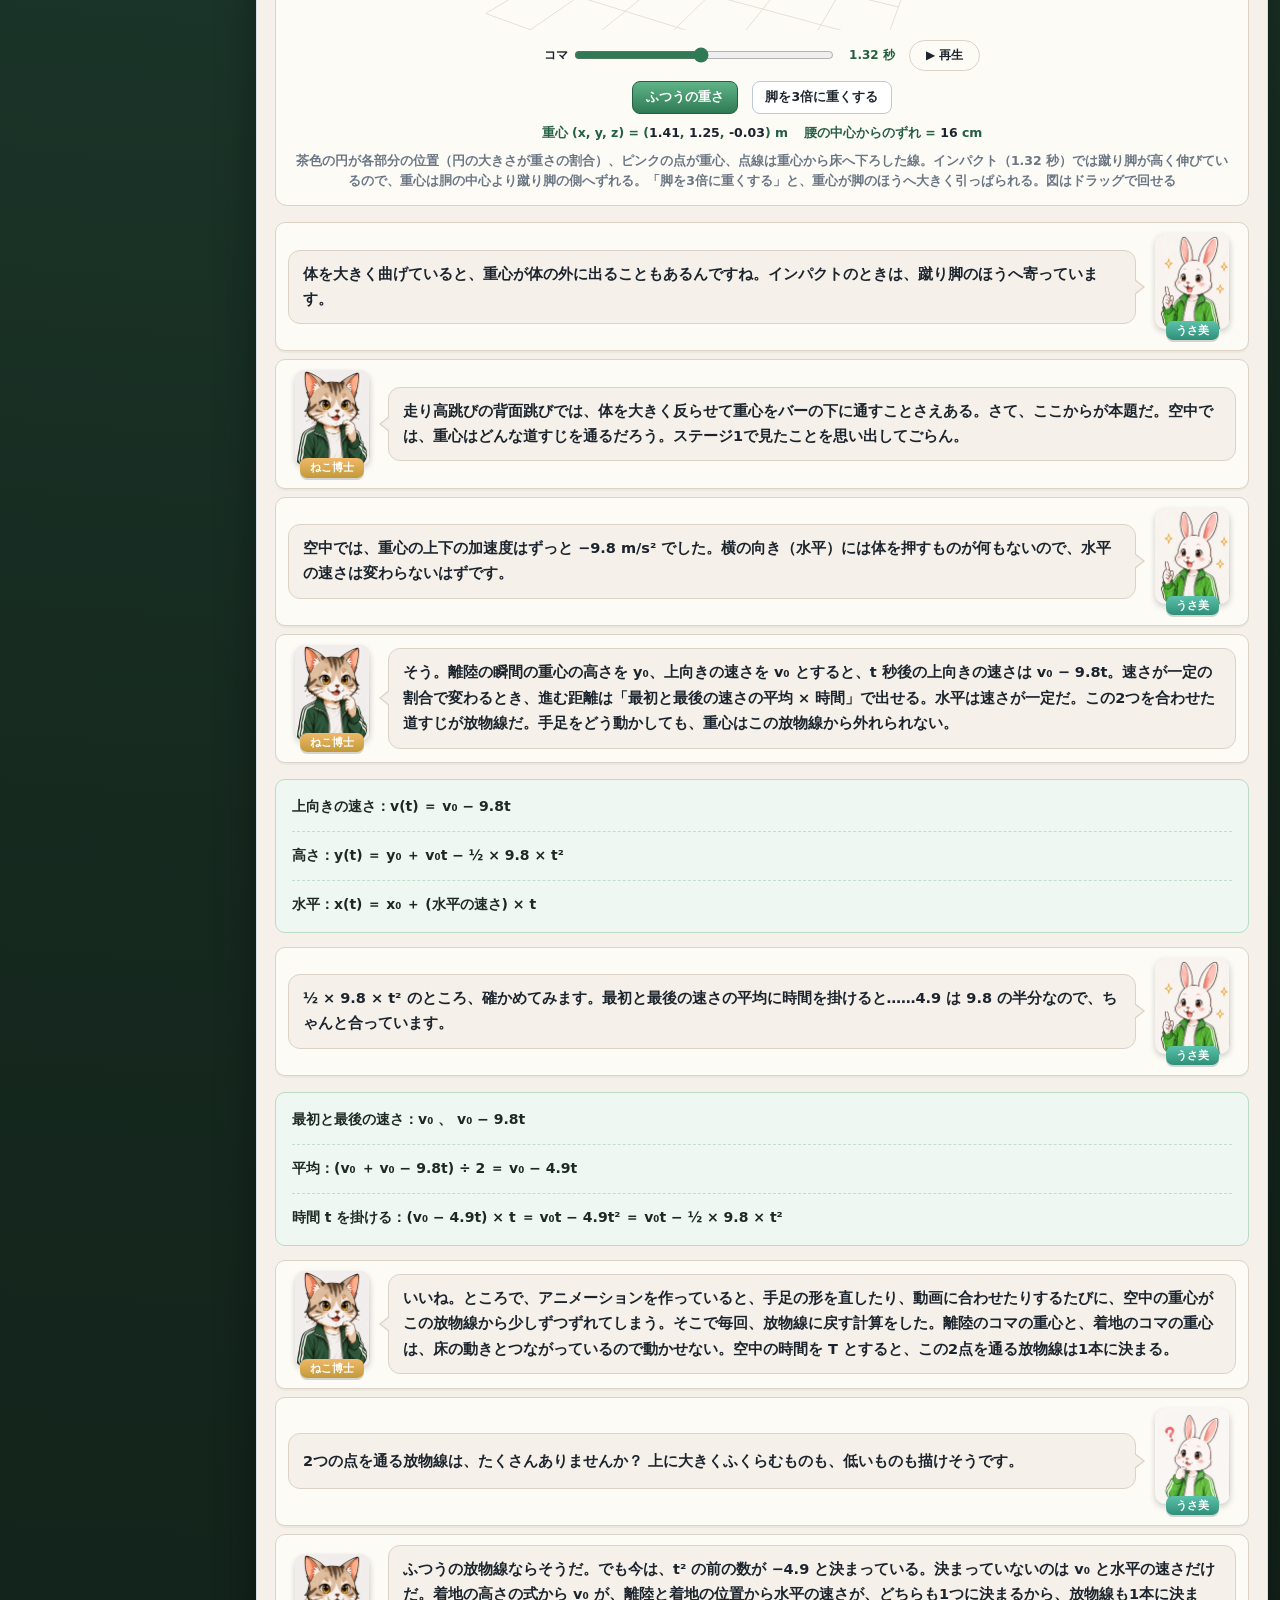
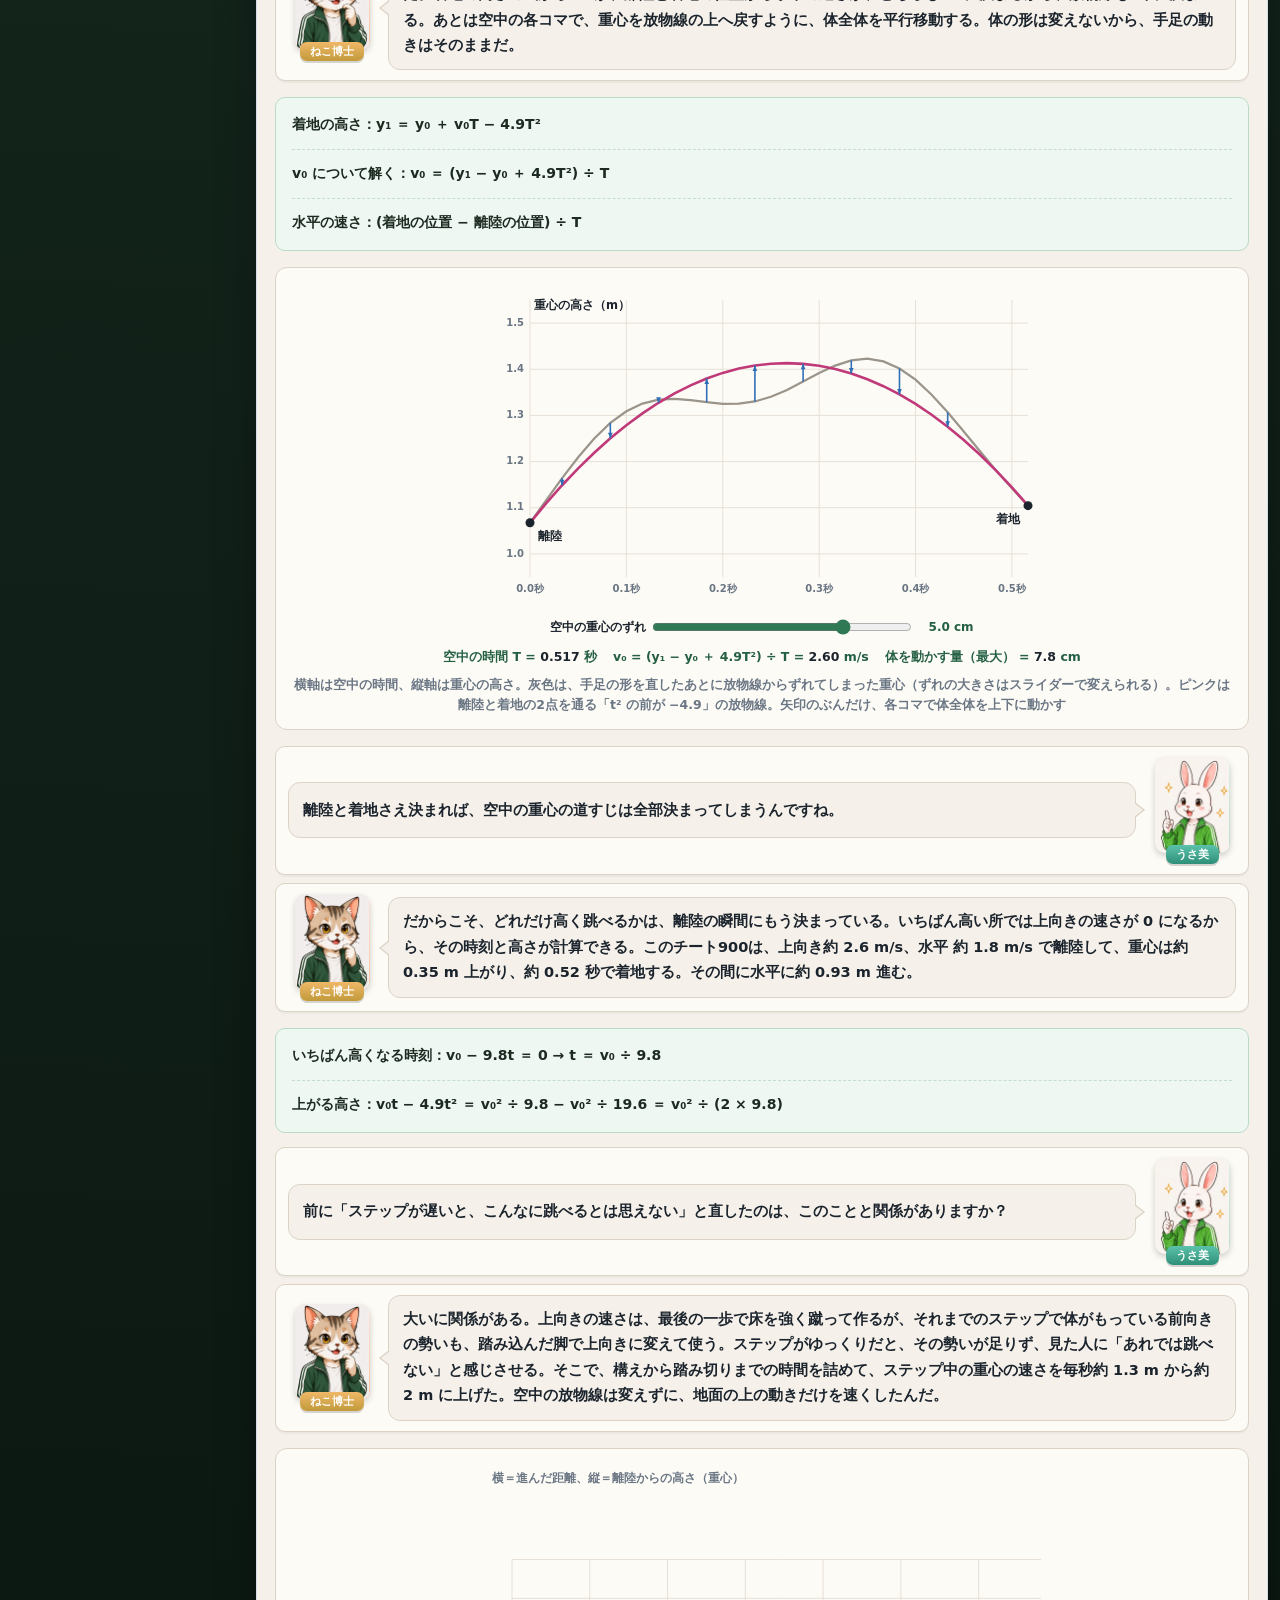
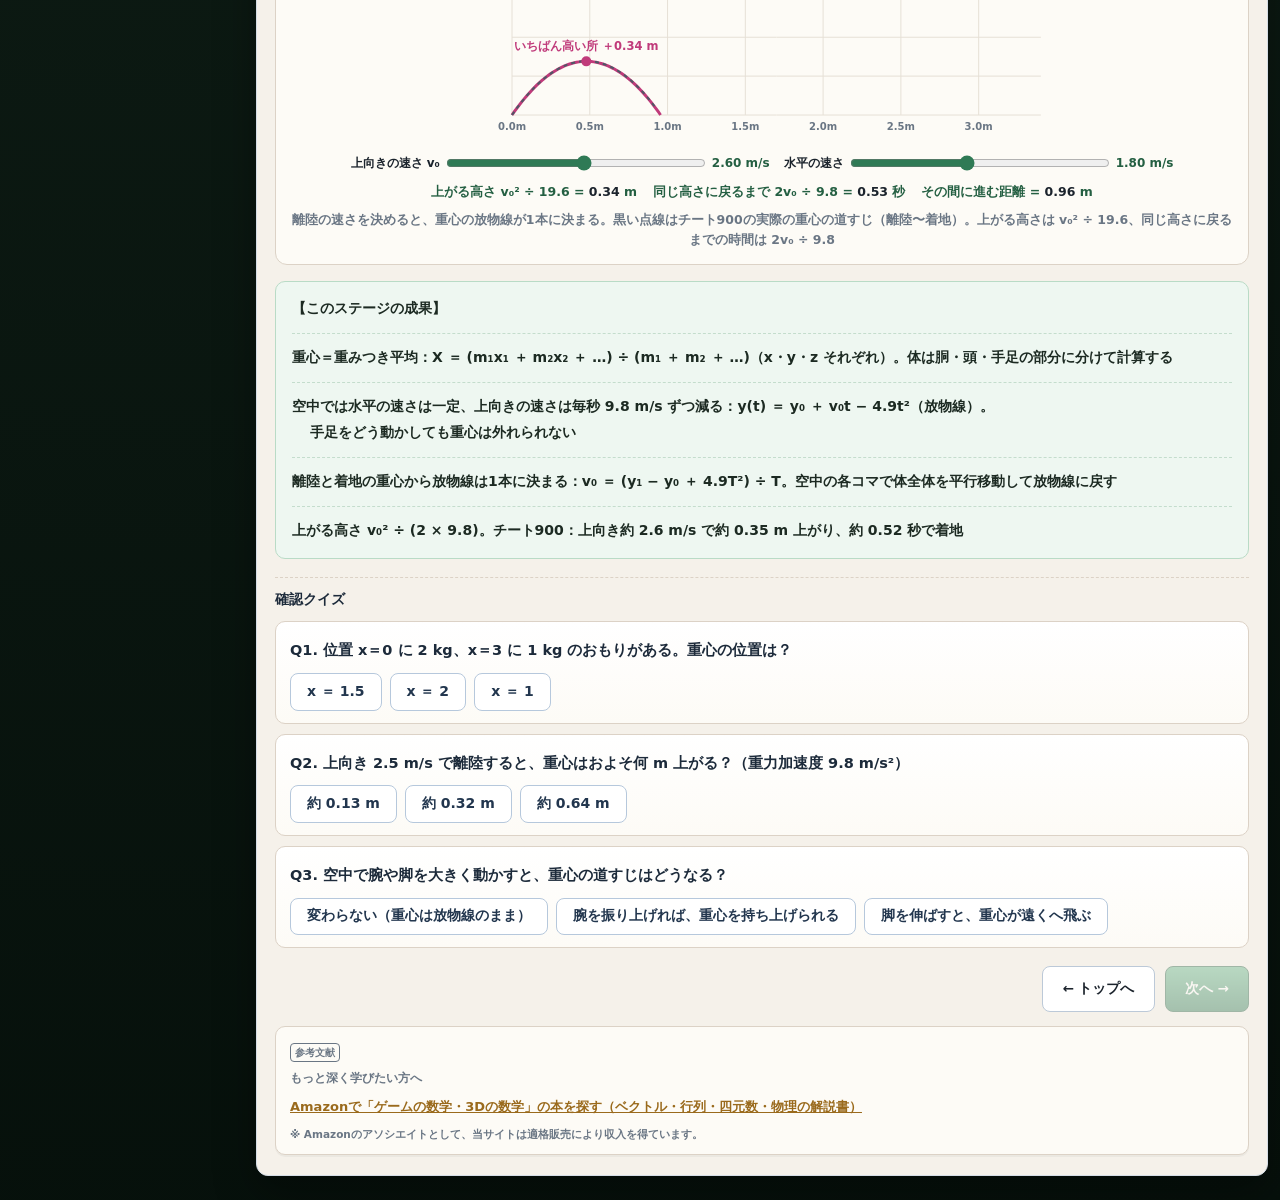
<file: stage6.html>
<!DOCTYPE html>
<html lang="ja">
<head>
<meta charset="UTF-8">
<meta name="viewport" content="width=device-width, initial-scale=1.0">
<meta name="theme-color" content="#16291f">
<!-- Google tag (gtag.js) -->
<script async src="https://www.googletagmanager.com/gtag/js?id=G-9RTQCP2HXM"></script>
<script>
  window.dataLayer = window.dataLayer || [];
  function gtag(){dataLayer.push(arguments);}
  gtag('js', new Date());
  gtag('config', 'G-9RTQCP2HXM');
</script>
<title>STAGE6 空中の重心（重心と放物線） ― チート900を数式で動かす</title>
<meta name="description" content="体の各部分の重さで平均した点が重心。シーソーのつり合いから重みつき平均を導き、チート900の重心を計算する。空中では重心が放物線を描くこと、離陸と着地の2点から放物線を1本に決めて体の位置を直す方法、跳ぶ高さと滞空時間の計算まで。">
<link rel="canonical" href="https://physics-engine.habatakijuku.com/stage6">
<meta property="og:type" content="article">
<meta property="og:site_name" content="チート900を数式で動かす">
<meta property="og:locale" content="ja_JP">
<meta property="og:title" content="STAGE6 空中の重心（重心と放物線） ― チート900を数式で動かす">
<meta property="og:description" content="体の重さで平均した重心と、空中の放物線。離陸と着地から放物線を決めて体の位置を直す方法と、跳ぶ高さ・滞空時間の計算。">
<meta property="og:url" content="https://physics-engine.habatakijuku.com/stage6">
<meta property="og:image" content="https://physics-engine.habatakijuku.com/images/ogp.png">
<meta property="og:image:width" content="1200">
<meta property="og:image:height" content="630">
<meta property="og:image:alt" content="チート900を数式で動かす：空中で回りながら蹴る棒人間と、角運動量の式 L＝Iω">
<meta name="twitter:card" content="summary_large_image">
<link rel="icon" type="image/png" href="images/favicon.png">
<link rel="apple-touch-icon" href="images/apple-touch-icon.png">
<script type="application/ld+json">
{
  "@context": "https://schema.org",
  "@graph": [
    {
      "@type": "LearningResource",
      "name": "STAGE6 空中の重心",
      "description": "体の各部分の重さで平均した点が重心。シーソーのつり合いから重みつき平均を導き、チート900の重心を計算する。空中では重心が放物線を描くこと、離陸と着地の2点から放物線を1本に決めて体の位置を直す方法、跳ぶ高さと滞空時間の計算まで。",
      "url": "https://physics-engine.habatakijuku.com/stage6",
      "inLanguage": "ja",
      "learningResourceType": "learning activity",
      "educationalLevel": "中学生以上",
      "isAccessibleForFree": true,
      "position": 6,
      "isPartOf": {
        "@type": "LearningResource",
        "name": "チート900を数式で動かす",
        "url": "https://physics-engine.habatakijuku.com/"
      },
      "author": {
        "@type": "Person",
        "name": "ruglerugle"
      }
    },
    {
      "@type": "BreadcrumbList",
      "itemListElement": [
        {
          "@type": "ListItem",
          "position": 1,
          "name": "チート900を数式で動かす",
          "item": "https://physics-engine.habatakijuku.com/"
        },
        {
          "@type": "ListItem",
          "position": 2,
          "name": "STAGE6 空中の重心",
          "item": "https://physics-engine.habatakijuku.com/stage6"
        }
      ]
    }
  ]
}
</script>
<link rel="stylesheet" href="design-system.css?v=20261024a">
<style>
  .sim-controls{display:flex;align-items:center;gap:8px 14px;flex-wrap:wrap;justify-content:center;margin-top:10px}
  .sim-controls .btn{font-size:12.5px;padding:.45rem .8rem}
  .sim-controls .btn[aria-pressed="true"]{background:linear-gradient(#5fb487,#2f7a55);border-color:#245f42;color:#fff}
  .sim-controls label{display:inline-flex;align-items:center;gap:6px;font-size:12px;font-weight:800;color:var(--ink)}
  .sim-controls input[type=range]{width:min(260px,60vw);accent-color:#2f7a55}
  .sim-controls output{font-variant-numeric:tabular-nums;min-width:4.6em;text-align:right;color:#245f42}
  .sim-play{padding:6px 16px;border:1px solid var(--line);border-radius:999px;background:var(--paper2);color:var(--ink);font-size:12px;font-weight:800;cursor:pointer}
  .sim-play:hover{background:#fff}
  .cv-wrap{width:100%;max-width:560px;margin-left:auto;margin-right:auto}
  .cv-wrap canvas{display:block;width:100%;height:auto;border-radius:8px}
  .readout{display:flex;flex-wrap:wrap;gap:6px 16px;justify-content:center;margin-top:8px;font-size:12.5px;font-weight:800;color:#245f42;font-variant-numeric:tabular-nums}
  .readout span b{color:var(--ink)}
  .num-table{margin:10px auto 0;border-collapse:collapse;font-size:12px;font-variant-numeric:tabular-nums;max-width:100%}
  .num-table th,.num-table td{border:1px solid var(--line);padding:3px 8px;text-align:right}
  .num-table th{background:var(--paper2);font-weight:900;color:var(--ink)}
  .num-table td.nm{text-align:left;font-weight:800;color:var(--muted)}
  .num-table tr.hl td{background:#fff4d6}
  .tbl-wrap{overflow-x:auto}
  .note-box{background:#fffbe8;border:1px solid #e3d48f;border-radius:10px;padding:12px 14px;margin:12px 0;font-size:13.5px;line-height:1.75;color:#3a3210;font-weight:700}
  .note-box .nb-title{display:block;font-weight:950;margin-bottom:4px;color:#7a5a08}
  .diagram-box svg.box3d{max-width:min(100%,420px)}
  .box3d .e{stroke:#b9b0a3;stroke-width:1.2;fill:none}
  .box3d .eh{stroke:#b9b0a3;stroke-width:1.2;stroke-dasharray:4 4;fill:none}
  .box3d .d1{stroke:#2f7a55;stroke-width:2.4}
  .box3d .d2{stroke:#c8433f;stroke-width:3}
  .box3d .lx{fill:#c8433f;font-size:13px;font-weight:900}
  .box3d .ly{fill:#2f9e5c;font-size:13px;font-weight:900}
  .box3d .lz{fill:#2f6fb8;font-size:13px;font-weight:900}
  .box3d .lb{fill:#1b232c;font-size:12.5px;font-weight:900}
  .box3d .lm{fill:#2f7a55;font-size:12.5px;font-weight:900}

</style>
</head>
<body>
<div class="app-shell side-collapsed" id="app-shell">
  <header class="game-header">
    <div class="brand">
      <div class="brand-title"><a class="head-reset home-badge" href="index.html" title="トップへ" aria-label="トップへ">🥋</a> <span>チート900を数式で動かす</span></div>
      <div class="brand-sub">STAGE 6 ― 空中の重心 ―</div>
    </div>
    <div class="head-progress-wrap">
      <div class="head-progress-label" id="progress-label">クリア 0 / 9</div>
      <div class="head-progress" role="progressbar" aria-label="クリア済みステージ数" aria-valuemin="0" aria-valuemax="9" aria-valuenow="0"><div class="head-progress-fill" id="progress-fill" style="width:0%"></div></div>
    </div>
    <div class="header-actions">
      <button class="head-reset" id="btn-reset-all">🔄 最初から</button>
      <button class="head-reset" id="head-nav-toggle" title="ステージ一覧の表示切替">☰ ナビ</button>
    </div>
  </header>
  <div class="game-layout">
    <div class="side-backdrop" id="side-backdrop"></div>
    <aside class="side-panel">
      <div class="side-head">
        <button class="side-toggle" id="sidebar-toggle" title="ステージ一覧の表示切替" aria-label="ステージ一覧の表示切替">☰</button>
        <span class="side-head-text">📚 ステージ一覧</span>
      </div>
      <div class="side-list" id="side-list"></div>
    </aside>
    <main class="main-area">
      <div class="chapter-head">
        <span class="chapter-badge">STAGE 6</span><h1 class="chapter-title">空中の重心</h1>
        <div class="chapter-sub">重心と放物線</div>
      </div>
      <div class="mission-box">
        <div class="mission-label">🎯 ミッション</div>
        <div class="mission-text">体の各部分の重さで平均する<strong>重心</strong>を計算し、空中では重心が<strong>放物線</strong>を描くことを式で説明しよう。離陸と着地の重心から放物線を1本に決める方法と、離陸の速さから跳ぶ高さを出す方法を身につければ合格。</div>
        <span class="mission-status" id="mission-status">未達成</span>
      </div>
      <div class="dialogue-scene">
        <div class="dialog-row">
          <div class="dialog-character">
            <div class="dialog-avatar mentor"><img src="images/cat.webp" width="300" height="386" alt=""></div>
            <div class="dialog-name mentor">ねこ博士</div>
          </div>
          <div class="dialog-bubble">ステージ1で、空中では「体全体の重さで平均した位置」、つまり<strong>重心</strong>が、重力加速度 9.8 m/s² で落ちることを確かめた。今日は、その重心をどう計算するか、そして空中で重心が描く<strong>放物線</strong>を、どうやってアニメーションに守らせたかを話そう。まずは簡単な例からだ。長さ 3 m の軽い板の左はしに 2 kg、右はしに 1 kg のおもりを載せる。どこを支えればつり合うと思う？</div>
        </div>
        <div class="dialog-row right">
          <div class="dialog-character">
            <div class="dialog-avatar student"><img src="images/rabbit.webp" width="300" height="386" alt="" loading="lazy" decoding="async"></div>
            <div class="dialog-name student">うさ美</div>
          </div>
          <div class="dialog-bubble">重いほうに近い所です。てこの原理で、「おもりの重さ × 支点からの距離」が左右で等しくなる所ですよね。支点が左はしから a m の所なら、2 × a ＝ 1 × (3 − a) なので、3a ＝ 3、a ＝ 1 m です。</div>
        </div>
        <div class="dialog-row">
          <div class="dialog-character">
            <div class="dialog-avatar mentor"><img src="images/cat.webp" width="300" height="386" alt="" loading="lazy" decoding="async"></div>
            <div class="dialog-name mentor">ねこ博士</div>
          </div>
          <div class="dialog-bubble">その通り。この式を一般の形に直してみよう。重さ m₁ のおもりが位置 x₁、重さ m₂ が位置 x₂ にあるとき、つり合う位置 X は、左右の「重さ × 支点からの距離」が等しいという式から出る。「位置に重さを掛けて足し、重さの合計で割る」。これを<strong>重みつき平均</strong>といい、つり合う点が<strong>重心</strong>だ。おもりがいくつあっても、3次元でも、x・y・z それぞれで同じ計算をすればいい。</div>
        </div>
      </div>

      <div class="formula-box">
        <span class="step">つり合いの式：<span class="nw">m₁(X − x₁) ＝ m₂(x₂ − X)</span></span>
        <span class="step">重心：<span class="nw">X ＝ (m₁x₁ ＋ m₂x₂) ÷ (m₁ ＋ m₂)</span></span>
      </div>

      <div class="dialogue-scene">
        <div class="dialog-row right">
          <div class="dialog-character">
            <div class="dialog-avatar student"><img src="images/rabbit.webp" width="300" height="386" alt="" loading="lazy" decoding="async"></div>
            <div class="dialog-name student">うさ美</div>
          </div>
          <div class="dialog-bubble">体の重心も、体をいくつかの部分に分けて、同じように計算するんですか？</div>
        </div>
        <div class="dialog-row">
          <div class="dialog-character">
            <div class="dialog-avatar mentor"><img src="images/cat.webp" width="300" height="386" alt="" loading="lazy" decoding="async"></div>
            <div class="dialog-name mentor">ねこ博士</div>
          </div>
          <div class="dialog-bubble">そうだ。このアニメーションでは、体を胴・頭・太もも・すね・足・上腕・前腕・手に分け、それぞれの重さの割合を、人の体を測った研究の値に近いものにしている。胴が 43、頭が 8、太ももが片方 10、すねが 4.5、足が 1.5、上腕が 2.8、前腕が 1.6、手が 0.6 という割合だ。それぞれの部分の位置は、骨の両はしの真ん中（胴は両肩と両股関節の4点の平均）とする。体の形が変わると、重心の位置も動くよ。</div>
        </div>
      </div>

      <div class="diagram-box">
        <div class="cv-wrap"><canvas id="cv1" role="img" aria-label="チート900の体の各部分の重さを円の大きさで表し、重みつき平均の重心をピンクの点で表示。コマを動かすと重心が動く。脚を重くするボタンで重心の位置の変わり方を見る"></canvas></div>
        <div class="sim-controls">
          <label>コマ <input type="range" id="k1" min="0" max="161" value="79" step="1"> <output id="k1o"></output></label>
          <button class="sim-play" id="play1" type="button" aria-pressed="false">▶ 再生</button>
        </div>
        <div class="sim-controls" id="wt1">
          <button class="btn" type="button" data-w="1" aria-pressed="true">ふつうの重さ</button>
          <button class="btn" type="button" data-w="3" aria-pressed="false">脚を3倍に重くする</button>
        </div>
        <div class="readout" id="ro1"></div>
        <div class="diagram-caption">茶色の円が各部分の位置（円の大きさが重さの割合）、ピンクの点が重心、点線は重心から床へ下ろした線。インパクト（1.32 秒）では蹴り脚が高く伸びているので、重心は胴の中心より蹴り脚の側へずれる。「脚を3倍に重くする」と、重心が脚のほうへ大きく引っぱられる。図はドラッグで回せる</div>
      </div>

      <div class="dialogue-scene">
        <div class="dialog-row right">
          <div class="dialog-character">
            <div class="dialog-avatar student"><img src="images/rabbit.webp" width="300" height="386" alt="" loading="lazy" decoding="async"></div>
            <div class="dialog-name student">うさ美</div>
          </div>
          <div class="dialog-bubble">体を大きく曲げていると、重心が体の外に出ることもあるんですね。インパクトのときは、蹴り脚のほうへ寄っています。</div>
        </div>
        <div class="dialog-row">
          <div class="dialog-character">
            <div class="dialog-avatar mentor"><img src="images/cat.webp" width="300" height="386" alt="" loading="lazy" decoding="async"></div>
            <div class="dialog-name mentor">ねこ博士</div>
          </div>
          <div class="dialog-bubble">走り高跳びの背面跳びでは、体を大きく反らせて重心をバーの下に通すことさえある。さて、ここからが本題だ。空中では、重心はどんな道すじを通るだろう。ステージ1で見たことを思い出してごらん。</div>
        </div>
        <div class="dialog-row right">
          <div class="dialog-character">
            <div class="dialog-avatar student"><img src="images/rabbit.webp" width="300" height="386" alt="" loading="lazy" decoding="async"></div>
            <div class="dialog-name student">うさ美</div>
          </div>
          <div class="dialog-bubble">空中では、重心の上下の加速度はずっと −9.8 m/s² でした。横の向き（水平）には体を押すものが何もないので、水平の速さは変わらないはずです。</div>
        </div>
        <div class="dialog-row">
          <div class="dialog-character">
            <div class="dialog-avatar mentor"><img src="images/cat.webp" width="300" height="386" alt="" loading="lazy" decoding="async"></div>
            <div class="dialog-name mentor">ねこ博士</div>
          </div>
          <div class="dialog-bubble">そう。離陸の瞬間の重心の高さを y₀、上向きの速さを v₀ とすると、t 秒後の上向きの速さは v₀ − 9.8t。速さが一定の割合で変わるとき、進む距離は「最初と最後の速さの平均 × 時間」で出せる。水平は速さが一定だ。この2つを合わせた道すじが<strong>放物線</strong>だ。手足をどう動かしても、重心はこの放物線から外れられない。</div>
        </div>
      </div>

      <div class="formula-box">
        <span class="step">上向きの速さ：<span class="nw">v(t) ＝ v₀ − 9.8t</span></span>
        <span class="step">高さ：<span class="nw">y(t) ＝ y₀ ＋ v₀t − ½ × 9.8 × t²</span></span>
        <span class="step">水平：<span class="nw">x(t) ＝ x₀ ＋ (水平の速さ) × t</span></span>
      </div>

      <div class="dialogue-scene">
        <div class="dialog-row right">
          <div class="dialog-character">
            <div class="dialog-avatar student"><img src="images/rabbit.webp" width="300" height="386" alt="" loading="lazy" decoding="async"></div>
            <div class="dialog-name student">うさ美</div>
          </div>
          <div class="dialog-bubble">½ × 9.8 × t² のところ、確かめてみます。最初と最後の速さの平均に時間を掛けると……4.9 は 9.8 の半分なので、ちゃんと合っています。</div>
        </div>
      </div>

      <div class="formula-box">
        <span class="step">最初と最後の速さ：<span class="nw">v₀</span> 、 <span class="nw">v₀ − 9.8t</span></span>
        <span class="step">平均：<span class="nw">(v₀ ＋ v₀ − 9.8t) ÷ 2 ＝ v₀ − 4.9t</span></span>
        <span class="step">時間 t を掛ける：<span class="nw">(v₀ − 4.9t) × t ＝ v₀t − 4.9t²</span> <span class="nw">＝ v₀t − ½ × 9.8 × t²</span></span>
      </div>

      <div class="dialogue-scene">
        <div class="dialog-row">
          <div class="dialog-character">
            <div class="dialog-avatar mentor"><img src="images/cat.webp" width="300" height="386" alt="" loading="lazy" decoding="async"></div>
            <div class="dialog-name mentor">ねこ博士</div>
          </div>
          <div class="dialog-bubble">いいね。ところで、アニメーションを作っていると、手足の形を直したり、動画に合わせたりするたびに、空中の重心がこの放物線から少しずつずれてしまう。そこで毎回、<strong>放物線に戻す計算</strong>をした。離陸のコマの重心と、着地のコマの重心は、床の動きとつながっているので動かせない。空中の時間を T とすると、この2点を通る放物線は1本に決まる。</div>
        </div>
        <div class="dialog-row right">
          <div class="dialog-character">
            <div class="dialog-avatar student"><img src="images/rabbitThink.webp" width="300" height="386" alt="" loading="lazy" decoding="async"></div>
            <div class="dialog-name student">うさ美</div>
          </div>
          <div class="dialog-bubble">2つの点を通る放物線は、たくさんありませんか？ 上に大きくふくらむものも、低いものも描けそうです。</div>
        </div>
        <div class="dialog-row">
          <div class="dialog-character">
            <div class="dialog-avatar mentor"><img src="images/cat.webp" width="300" height="386" alt="" loading="lazy" decoding="async"></div>
            <div class="dialog-name mentor">ねこ博士</div>
          </div>
          <div class="dialog-bubble">ふつうの放物線ならそうだ。でも今は、t² の前の数が −4.9 と決まっている。決まっていないのは v₀ と水平の速さだけだ。着地の高さの式から v₀ が、離陸と着地の位置から水平の速さが、どちらも1つに決まるから、放物線も1本に決まる。あとは空中の各コマで、重心を放物線の上へ戻すように、<strong>体全体を平行移動</strong>する。体の形は変えないから、手足の動きはそのままだ。</div>
        </div>
      </div>

      <div class="formula-box">
        <span class="step">着地の高さ：<span class="nw">y₁ ＝ y₀ ＋ v₀T − 4.9T²</span></span>
        <span class="step">v₀ について解く：<span class="nw">v₀ ＝ (y₁ − y₀ ＋ 4.9T²) ÷ T</span></span>
        <span class="step">水平の速さ：<span class="nw">(着地の位置 − 離陸の位置) ÷ T</span></span>
      </div>

      <div class="diagram-box">
        <div class="cv-wrap"><canvas id="cv2" role="img" aria-label="空中の重心の高さ。ずれた道すじ（灰色）と、離陸と着地の2点を通る重力の放物線（ピンク）。矢印は各コマで体を動かす量"></canvas></div>
        <div class="sim-controls">
          <label>空中の重心のずれ <input type="range" id="bump2" min="-0.1" max="0.1" value="0.05" step="0.005"> <output id="bump2o"></output></label>
        </div>
        <div class="readout" id="ro2"></div>
        <div class="diagram-caption">横軸は空中の時間、縦軸は重心の高さ。灰色は、手足の形を直したあとに放物線からずれてしまった重心（ずれの大きさはスライダーで変えられる）。ピンクは離陸と着地の2点を通る「t² の前が −4.9」の放物線。矢印のぶんだけ、各コマで体全体を上下に動かす</div>
      </div>

      <div class="dialogue-scene">
        <div class="dialog-row right">
          <div class="dialog-character">
            <div class="dialog-avatar student"><img src="images/rabbit.webp" width="300" height="386" alt="" loading="lazy" decoding="async"></div>
            <div class="dialog-name student">うさ美</div>
          </div>
          <div class="dialog-bubble">離陸と着地さえ決まれば、空中の重心の道すじは全部決まってしまうんですね。</div>
        </div>
        <div class="dialog-row">
          <div class="dialog-character">
            <div class="dialog-avatar mentor"><img src="images/cat.webp" width="300" height="386" alt="" loading="lazy" decoding="async"></div>
            <div class="dialog-name mentor">ねこ博士</div>
          </div>
          <div class="dialog-bubble">だからこそ、どれだけ高く跳べるかは、離陸の瞬間にもう決まっている。いちばん高い所では上向きの速さが 0 になるから、その時刻と高さが計算できる。このチート900は、上向き約 2.6 m/s、水平 約 1.8 m/s で離陸して、重心は約 0.35 m 上がり、約 0.52 秒で着地する。その間に水平に約 0.93 m 進む。</div>
        </div>
      </div>

      <div class="formula-box">
        <span class="step">いちばん高くなる時刻：<span class="nw">v₀ − 9.8t ＝ 0</span> → <span class="nw">t ＝ v₀ ÷ 9.8</span></span>
        <span class="step">上がる高さ：<span class="nw">v₀t − 4.9t² ＝ v₀² ÷ 9.8 − v₀² ÷ 19.6</span> <span class="nw">＝ v₀² ÷ (2 × 9.8)</span></span>
      </div>

      <div class="dialogue-scene">
        <div class="dialog-row right">
          <div class="dialog-character">
            <div class="dialog-avatar student"><img src="images/rabbit.webp" width="300" height="386" alt="" loading="lazy" decoding="async"></div>
            <div class="dialog-name student">うさ美</div>
          </div>
          <div class="dialog-bubble">前に「ステップが遅いと、こんなに跳べるとは思えない」と直したのは、このことと関係がありますか？</div>
        </div>
        <div class="dialog-row">
          <div class="dialog-character">
            <div class="dialog-avatar mentor"><img src="images/cat.webp" width="300" height="386" alt="" loading="lazy" decoding="async"></div>
            <div class="dialog-name mentor">ねこ博士</div>
          </div>
          <div class="dialog-bubble">大いに関係がある。上向きの速さは、最後の一歩で床を強く蹴って作るが、それまでのステップで体がもっている前向きの勢いも、踏み込んだ脚で上向きに変えて使う。ステップがゆっくりだと、その勢いが足りず、見た人に「あれでは跳べない」と感じさせる。そこで、構えから踏み切りまでの時間を詰めて、ステップ中の重心の速さを毎秒約 1.3 m から約 2 m に上げた。空中の放物線は変えずに、地面の上の動きだけを速くしたんだ。</div>
        </div>
      </div>

      <div class="diagram-box">
        <div class="cv-wrap"><canvas id="cv3" role="img" aria-label="離陸の速さ（上向き・水平）から、重心の放物線、いちばん高い所、同じ高さに戻るまでの時間と距離を計算する"></canvas></div>
        <div class="sim-controls">
          <label>上向きの速さ v₀ <input type="range" id="vy3" min="1" max="4" value="2.6" step="0.05"> <output id="vy3o"></output></label>
          <label>水平の速さ <input type="range" id="vx3" min="0" max="4" value="1.8" step="0.05"> <output id="vx3o"></output></label>
        </div>
        <div class="readout" id="ro3"></div>
        <div class="diagram-caption">離陸の速さを決めると、重心の放物線が1本に決まる。黒い点線はチート900の実際の重心の道すじ（離陸〜着地）。上がる高さは v₀² ÷ 19.6、同じ高さに戻るまでの時間は 2v₀ ÷ 9.8</div>
      </div>

      <div class="formula-box">
        <span class="step">【このステージの成果】</span>
        <span class="step">重心＝重みつき平均：<span class="nw">X ＝ (m₁x₁ ＋ m₂x₂ ＋ …) ÷ (m₁ ＋ m₂ ＋ …)</span>（x・y・z それぞれ）。体は胴・頭・手足の部分に分けて計算する</span>
        <span class="step">空中では水平の速さは一定、上向きの速さは毎秒 9.8 m/s ずつ減る：<span class="nw">y(t) ＝ y₀ ＋ v₀t − 4.9t²</span>（放物線）。手足をどう動かしても重心は外れられない</span>
        <span class="step">離陸と着地の重心から放物線は1本に決まる：<span class="nw">v₀ ＝ (y₁ − y₀ ＋ 4.9T²) ÷ T</span>。空中の各コマで体全体を平行移動して放物線に戻す</span>
        <span class="step">上がる高さ <span class="nw">v₀² ÷ (2 × 9.8)</span>。チート900：上向き約 2.6 m/s で約 0.35 m 上がり、約 0.52 秒で着地</span>
      </div>

      <h2 class="quiz-head">確認クイズ</h2>
      <div class="quiz-card" data-quiz>
        <p class="quiz-q">Q1. 位置 x＝0 に 2 kg、x＝3 に 1 kg のおもりがある。重心の位置は？</p>
        <div class="choice-list">
          <button class="choice-btn">x ＝ 1.5</button>
          <button class="choice-btn">x ＝ 2</button>
          <button class="choice-btn">x ＝ 1</button>
        </div>
        <div class="quiz-explain" hidden>正解！ (2 × 0 ＋ 1 × 3) ÷ (2 ＋ 1) ＝ 3 ÷ 3 ＝ 1。重いおもりに近い所でつり合う。</div>
      </div>
      <div class="quiz-card" data-quiz>
        <p class="quiz-q">Q2. 上向き 2.5 m/s で離陸すると、重心はおよそ何 m 上がる？（重力加速度 9.8 m/s²）</p>
        <div class="choice-list">
          <button class="choice-btn">約 0.13 m</button>
          <button class="choice-btn">約 0.32 m</button>
          <button class="choice-btn">約 0.64 m</button>
        </div>
        <div class="quiz-explain" hidden>正解！ v₀² ÷ (2 × 9.8) ＝ 6.25 ÷ 19.6 ≈ 0.32 m。速さが2倍になると、高さは4倍になる。</div>
      </div>
      <div class="quiz-card" data-quiz>
        <p class="quiz-q">Q3. 空中で腕や脚を大きく動かすと、重心の道すじはどうなる？</p>
        <div class="choice-list">
          <button class="choice-btn">変わらない（重心は放物線のまま）</button>
          <button class="choice-btn">腕を振り上げれば、重心を持ち上げられる</button>
          <button class="choice-btn">脚を伸ばすと、重心が遠くへ飛ぶ</button>
        </div>
        <div class="quiz-explain" hidden>正解！ 空中では重力のほかに体を押す力がないので、重心は放物線から外れられない。腕を上げれば体のほかの部分が下がり、重心の位置は変わらない。</div>
      </div>

      <div class="stage-nav">
        <a class="btn" href="index.html">← トップへ</a>
        <button class="btn btn-primary" id="btn-next" disabled>次へ →</button>
      </div>

      <div id="book-recommend"></div>
    </main>
  </div>
</div>

<script src="js/progress.js?v=20261024a"></script>
<script src="js/motion.js?v=20261024a"></script>
<script src="js/engine.js?v=20261024a"></script>
<script>RQ.initStagePage(6);</script>
<script>
/* ---------- 重心の計算（重さを変えられる） ---------- */
function comW(p,legMul){
  var s=[0,0,0],m=0;
  PE.SEG.forEach(function(g){
    var w=g[4]*((/^(hip|knee|heel)/.test(g[0])&&!g[2])?legMul:1);
    if(g[2]){[g[0],g[1],g[2],g[3]].forEach(function(n){s=PE.add(s,PE.mul(p[n],w/4));});} else s=PE.add(s,PE.mul(PE.mid(p[g[0]],p[g[1]]),w));
    m+=w;
  });
  return PE.mul(s,1/m);
}
/* ---------- シミュレータ1：重みつき平均 ---------- */
(function(){
  var k=79, mul=1, st, cam;
  function draw(st){
    var ctx=st.ctx,W=st.W,H=st.H; ctx.clearRect(0,0,W,H); ctx.fillStyle=PE.C.paper; ctx.fillRect(0,0,W,H);
    var p=PE.pose(k), c=comW(p,mul); cam.target=[c[0],Math.max(0.85,c[1]),c[2]];
    PE.floor(ctx,cam,c[0]-2,c[0]+2,-1.5,1.5,0.5);
    PE.drawBody(ctx,cam,p,{alpha:0.5});
    PE.SEG.forEach(function(g){
      var pos=g[2]?PE.mul(PE.add(PE.add(p[g[0]],p[g[1]]),PE.add(p[g[2]],p[g[3]])),0.25):PE.mid(p[g[0]],p[g[1]]);
      var w=g[4]*((/^(hip|knee|heel)/.test(g[0])&&!g[2])?mul:1), q=cam.proj(pos);
      ctx.fillStyle='rgba(138,106,47,.45)'; ctx.beginPath(); ctx.arc(q.x,q.y,2+Math.sqrt(w)*20,0,PE.TAU); ctx.fill();
    });
    var C=cam.proj(c), F=cam.proj([c[0],0,c[2]]);
    ctx.strokeStyle=PE.C.com; ctx.setLineDash([4,4]); ctx.lineWidth=1.5; ctx.beginPath(); ctx.moveTo(C.x,C.y); ctx.lineTo(F.x,F.y); ctx.stroke(); ctx.setLineDash([]);
    ctx.fillStyle=PE.C.com; ctx.strokeStyle='#fff'; ctx.lineWidth=2; ctx.beginPath(); ctx.arc(C.x,C.y,8,0,PE.TAU); ctx.fill(); ctx.stroke();
    PE.text(ctx,C.x+12,C.y,'重心',PE.C.com,12.5,900,'left');
    PE.text(ctx,10,16,'t = '+PE.fmt(k/PE.fps,3)+' 秒（コマ '+k+'）',PE.C.ink,12,900,'left');
    document.getElementById('ro1').innerHTML='<span>重心 (x, y, z) = (<b>'+PE.fmt(c[0],2)+'</b>, <b>'+PE.fmt(c[1],2)+'</b>, <b>'+PE.fmt(c[2],2)+'</b>) m</span><span>腰の中心からのずれ = <b>'+PE.fmt(PE.len(PE.sub(c,PE.mid(p.hipR,p.hipL)))*100,0)+'</b> cm</span>';
  }
  st=PE.canvas('cv1',0.72,function(s){if(cam)draw(s);});
  cam=PE.camera(st,{yaw:-25,pitch:14,dist:5,target:[0.8,0.9,0],scale:0.95});
  var el=PE.bindRange('k1','k1o',function(v){return PE.fmt(v/PE.fps,2)+' 秒';},function(v){k=v;st.redraw();});
  var ft=k; PE.player(document.getElementById('play1'),function(dt){ft=(ft+dt*PE.fps*0.4)%PE.N; el.set(Math.floor(ft));});
  el.addEventListener('input',function(){ft=parseFloat(el.value);});
  document.querySelectorAll('#wt1 .btn').forEach(function(b){b.addEventListener('click',function(){mul=parseFloat(b.getAttribute('data-w'));document.querySelectorAll('#wt1 .btn').forEach(function(x){x.setAttribute('aria-pressed',x===b?'true':'false');});st.redraw();});});
  st.redraw();
})();

/* ---------- シミュレータ2：放物線に戻す ---------- */
(function(){
  var bump=0.05, st, a=Math.round(PE.M.events.takeoff*PE.fps), b=Math.round(PE.M.events.landL*PE.fps);
  var Y=[]; for(var k=a;k<=b;k++) Y.push(PE.com(k)[1]);
  function draw(st){
    var ctx=st.ctx,W=st.W,H=st.H; ctx.clearRect(0,0,W,H); ctx.fillStyle=PE.C.paper; ctx.fillRect(0,0,W,H);
    var T=(b-a)/PE.fps, n=b-a, L=48,R=W-14,Tp=18,B=H-30, lo=0.95, hi=1.55;
    var X=function(i){return L+(R-L)*i/n;}, Yp=function(v){return B-(B-Tp)*(v-lo)/(hi-lo);};
    ctx.strokeStyle=PE.C.grid; ctx.lineWidth=1; for(var v=1.0;v<=1.5001;v+=0.1){ctx.beginPath();ctx.moveTo(L,Yp(v));ctx.lineTo(R,Yp(v));ctx.stroke();PE.text(ctx,L-6,Yp(v),PE.fmt(v,1),PE.C.muted,10,700,'right');}
    for(var t=0;t<=T+1e-9;t+=0.1){ctx.beginPath();ctx.moveTo(X(t*PE.fps),Tp);ctx.lineTo(X(t*PE.fps),B);ctx.stroke();PE.text(ctx,X(t*PE.fps),B+12,PE.fmt(t,1)+'秒',PE.C.muted,10,700);}
    var bad=Y.map(function(y,i){var s=i/n; return y+bump*Math.sin(Math.PI*s)*Math.sin(3*Math.PI*s+0.6)*1.6;});
    var y0=bad[0], y1=bad[n], v0=(y1-y0+4.9*T*T)/T;
    var par=bad.map(function(_,i){var tt=i/PE.fps; return y0+v0*tt-4.9*tt*tt;});
    ctx.strokeStyle='#9a948a'; ctx.lineWidth=2.2; ctx.beginPath(); bad.forEach(function(y,i){if(i)ctx.lineTo(X(i),Yp(y)); else ctx.moveTo(X(i),Yp(y));}); ctx.stroke();
    ctx.strokeStyle=PE.C.com; ctx.lineWidth=2.6; ctx.beginPath(); par.forEach(function(y,i){if(i)ctx.lineTo(X(i),Yp(y)); else ctx.moveTo(X(i),Yp(y));}); ctx.stroke();
    var mx=0; for(var i=2;i<n;i+=3){ if(Math.abs(par[i]-bad[i])>0.004) PE.arrowPx(ctx,X(i),Yp(bad[i]),X(i),Yp(par[i]),PE.C.acc,1.6,6); mx=Math.max(mx,Math.abs(par[i]-bad[i])); }
    [[0,y0,'離陸'],[n,y1,'着地']].forEach(function(e){ctx.fillStyle=PE.C.ink;ctx.beginPath();ctx.arc(X(e[0]),Yp(e[1]),4.5,0,PE.TAU);ctx.fill();PE.text(ctx,X(e[0])+(e[0]?-8:8),Yp(e[1])+14,e[2],PE.C.ink,11.5,900,e[0]?'right':'left');});
    PE.text(ctx,L+4,Tp+6,'重心の高さ（m）',PE.C.ink,11.5,900,'left');
    document.getElementById('ro2').innerHTML='<span>空中の時間 T = <b>'+PE.fmt(T,3)+'</b> 秒</span><span>v₀ = (y₁ − y₀ ＋ 4.9T²) ÷ T = <b>'+PE.fmt(v0,2)+'</b> m/s</span><span>体を動かす量（最大） = <b>'+PE.fmt(mx*100,1)+'</b> cm</span>';
  }
  st=PE.canvas('cv2',0.58,draw);
  PE.bindRange('bump2','bump2o',function(v){return PE.fmt(v*100,1)+' cm';},function(v){bump=v;st.redraw();});
})();

/* ---------- シミュレータ3：跳ぶ高さと滞空時間 ---------- */
(function(){
  var vy=2.6, vx=1.8, st, a=Math.round(PE.M.events.takeoff*PE.fps), b=Math.round(PE.M.events.landL*PE.fps);
  var C0=PE.com(a), real=[]; for(var k=a;k<=b;k++){var c=PE.com(k); real.push([Math.hypot(c[0]-C0[0],c[2]-C0[2]), c[1]-C0[1]]);}
  function draw(st){
    var ctx=st.ctx,W=st.W,H=st.H; ctx.clearRect(0,0,W,H); ctx.fillStyle=PE.C.paper; ctx.fillRect(0,0,W,H);
    var s=Math.min(W/3.6,H/1.25), O={x:30,y:H-28}, P=function(x,y){return {x:O.x+x*s,y:O.y-y*s};};
    ctx.strokeStyle=PE.C.grid; ctx.lineWidth=1; for(var x=0;x<=3.4;x+=0.5){var A=P(x,0),B=P(x,1.0);ctx.beginPath();ctx.moveTo(A.x,A.y);ctx.lineTo(B.x,B.y);ctx.stroke();PE.text(ctx,A.x,A.y+12,PE.fmt(x,1)+'m',PE.C.muted,10,700);} for(var y=0;y<=1.0001;y+=0.25){A=P(0,y);B=P(3.4,y);ctx.beginPath();ctx.moveTo(A.x,A.y);ctx.lineTo(B.x,B.y);ctx.stroke();}
    var T=2*vy/9.8, hmax=vy*vy/19.6;
    ctx.strokeStyle=PE.C.com; ctx.lineWidth=3; ctx.beginPath(); for(var i=0;i<=60;i++){var t=T*i/60, q=P(vx*t, vy*t-4.9*t*t); if(i)ctx.lineTo(q.x,q.y); else ctx.moveTo(q.x,q.y);} ctx.stroke();
    ctx.strokeStyle='#4d5966'; ctx.setLineDash([4,4]); ctx.lineWidth=2; ctx.beginPath(); real.forEach(function(r,i){var q=P(r[0],r[1]); if(i)ctx.lineTo(q.x,q.y); else ctx.moveTo(q.x,q.y);}); ctx.stroke(); ctx.setLineDash([]);
    var top=P(vx*vy/9.8,hmax); ctx.fillStyle=PE.C.com; ctx.beginPath(); ctx.arc(top.x,top.y,5,0,PE.TAU); ctx.fill(); PE.text(ctx,top.x,top.y-14,'いちばん高い所 ＋'+PE.fmt(hmax,2)+' m',PE.C.com,11.5,900);
    PE.text(ctx,10,16,'横＝進んだ距離、縦＝離陸からの高さ（重心）',PE.C.muted,11.5,800,'left');
    document.getElementById('ro3').innerHTML='<span>上がる高さ v₀² ÷ 19.6 = <b>'+PE.fmt(hmax,2)+'</b> m</span><span>同じ高さに戻るまで 2v₀ ÷ 9.8 = <b>'+PE.fmt(T,2)+'</b> 秒</span><span>その間に進む距離 = <b>'+PE.fmt(vx*T,2)+'</b> m</span>';
  }
  st=PE.canvas('cv3',0.5,draw);
  PE.bindRange('vy3','vy3o',function(v){return PE.fmt(v,2)+' m/s';},function(v){vy=v;st.redraw();});
  PE.bindRange('vx3','vx3o',function(v){return PE.fmt(v,2)+' m/s';},function(v){vx=v;st.redraw();});
})();
</script>
<script src="https://my.habatakijuku.com/sync.js" defer></script>
</body>
</html>
</file>
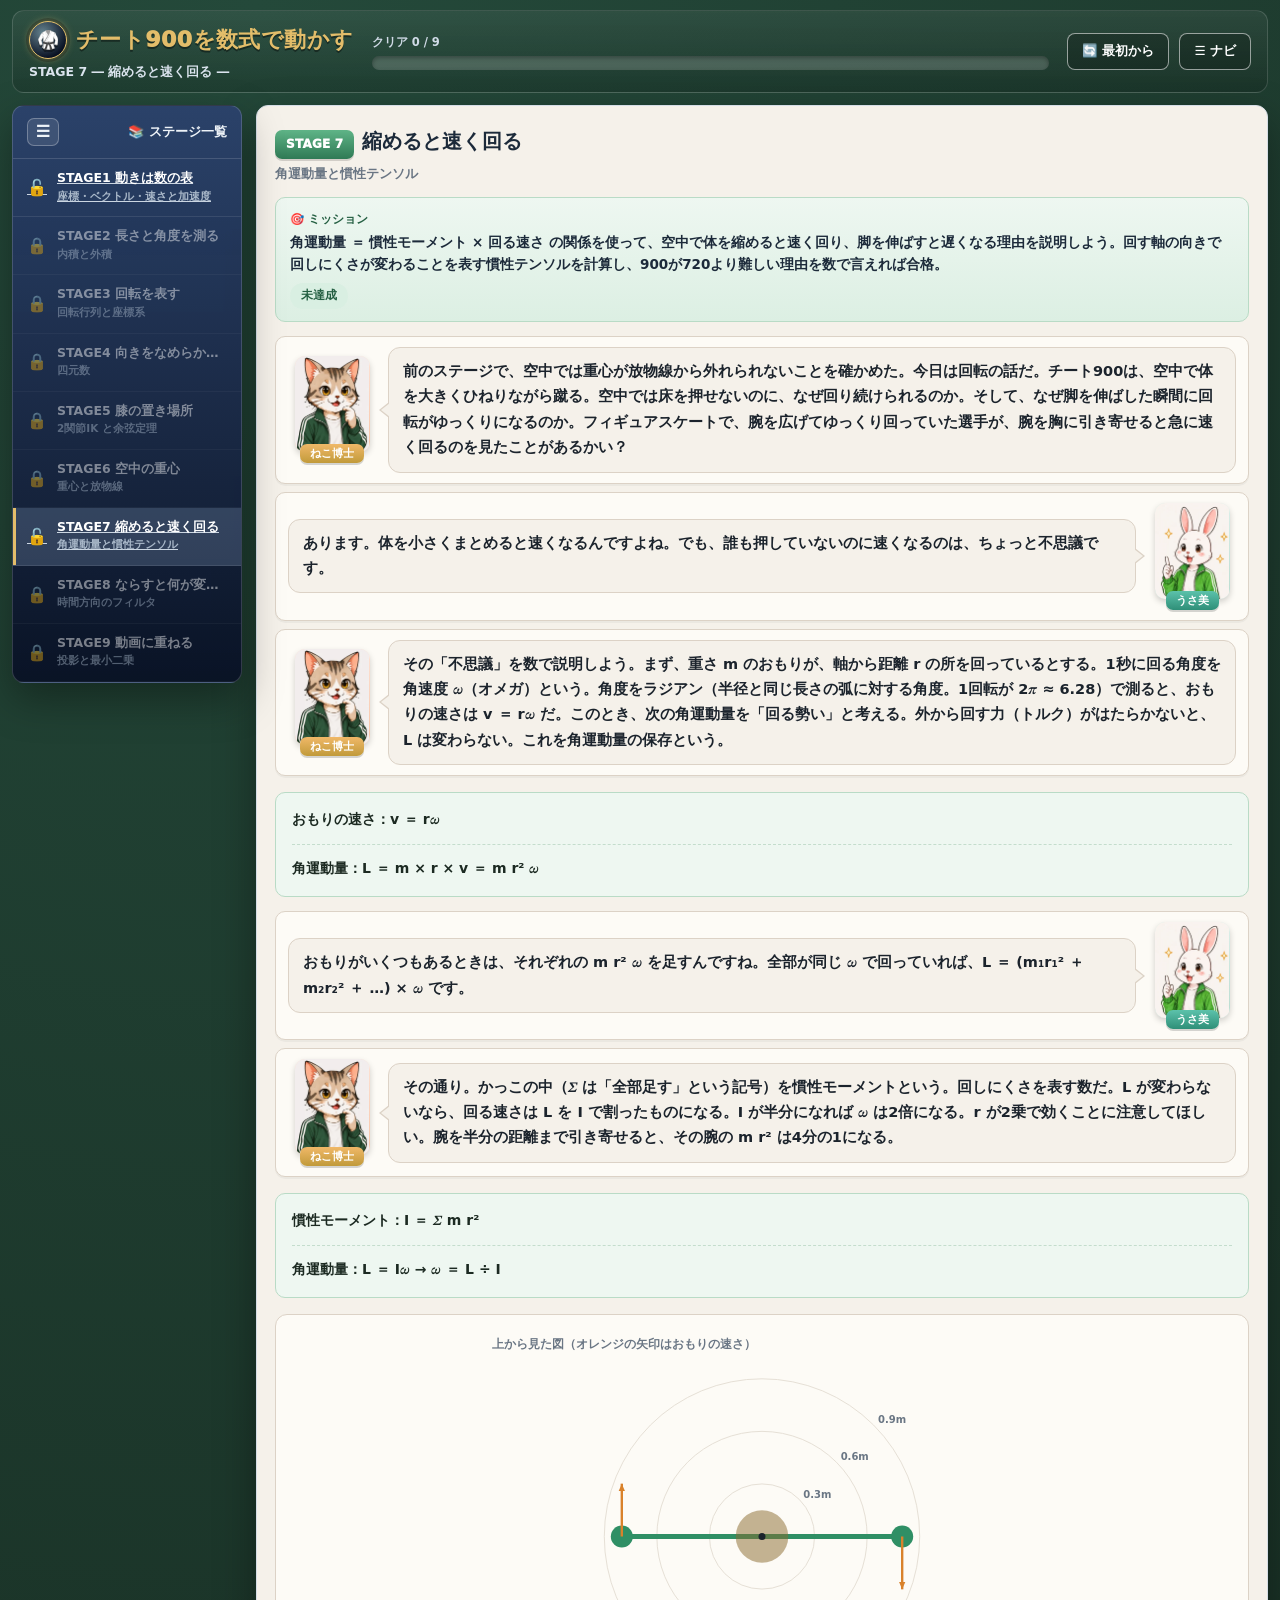
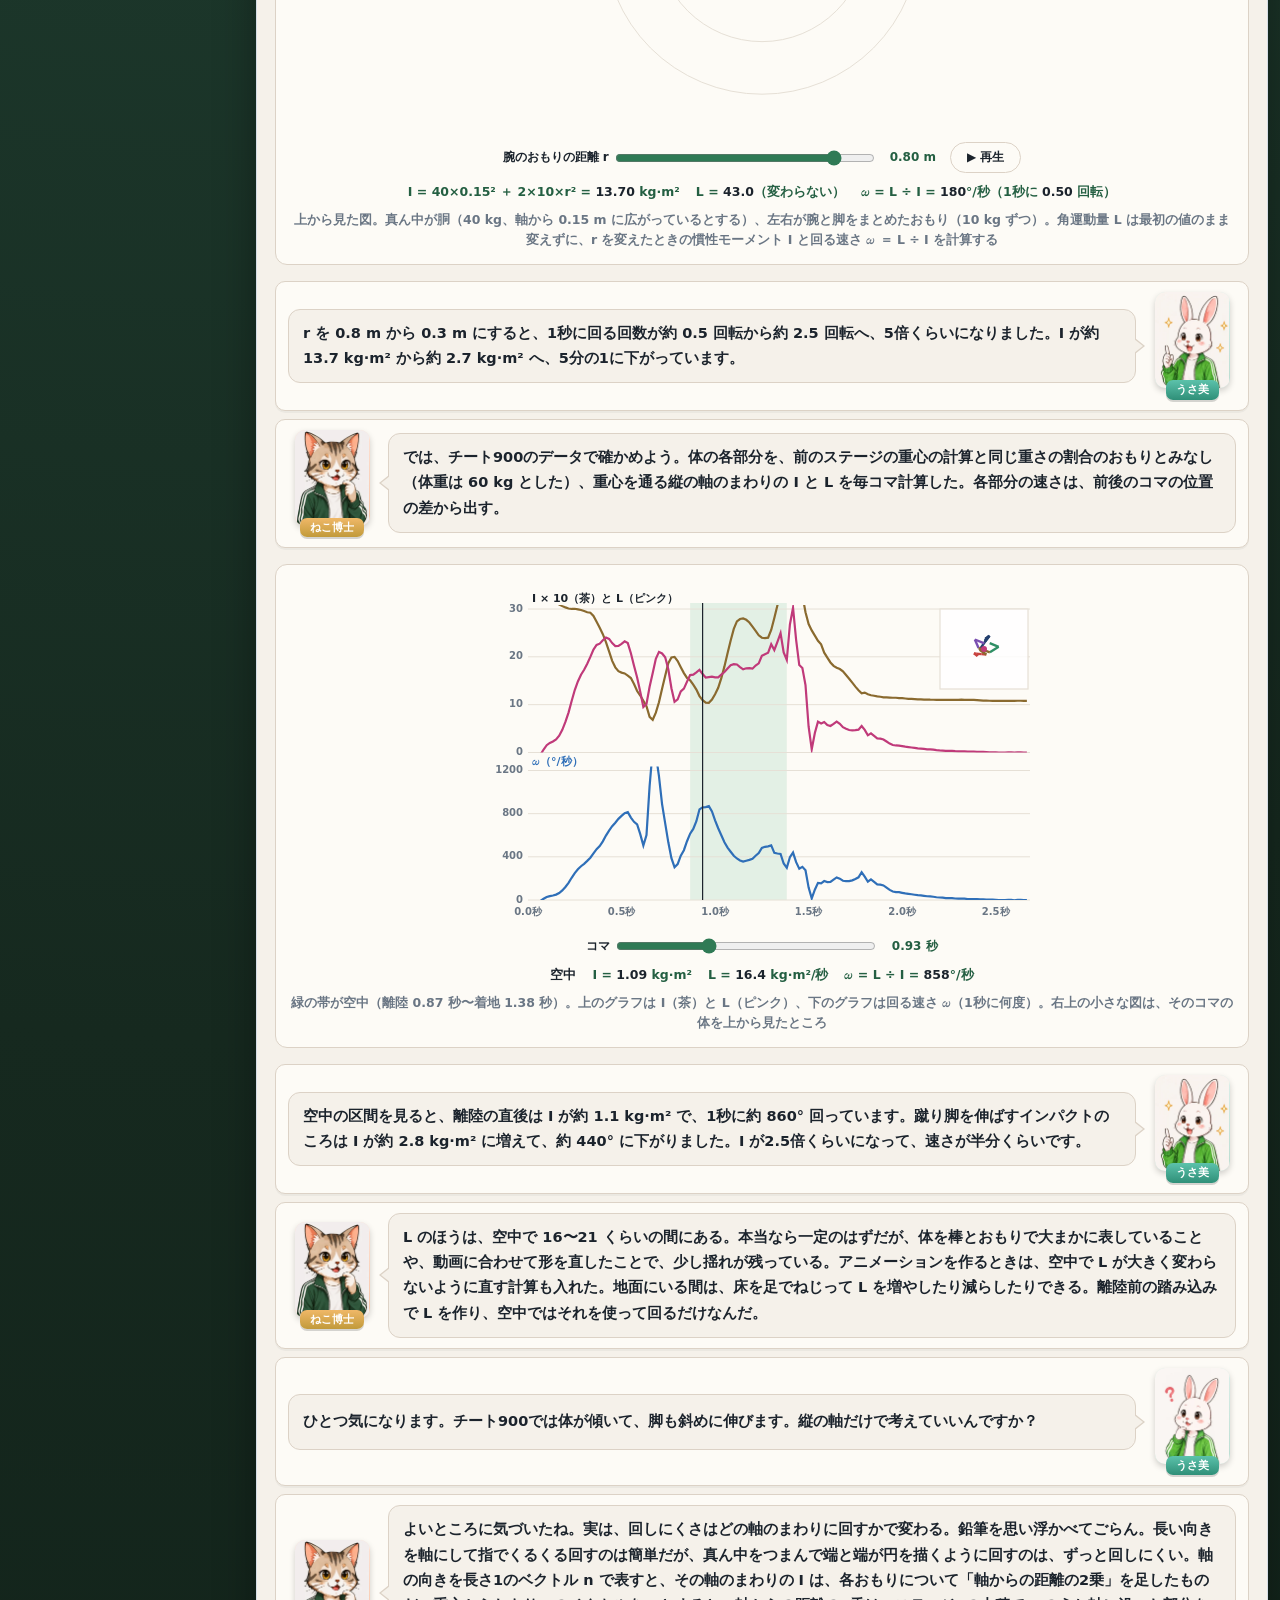
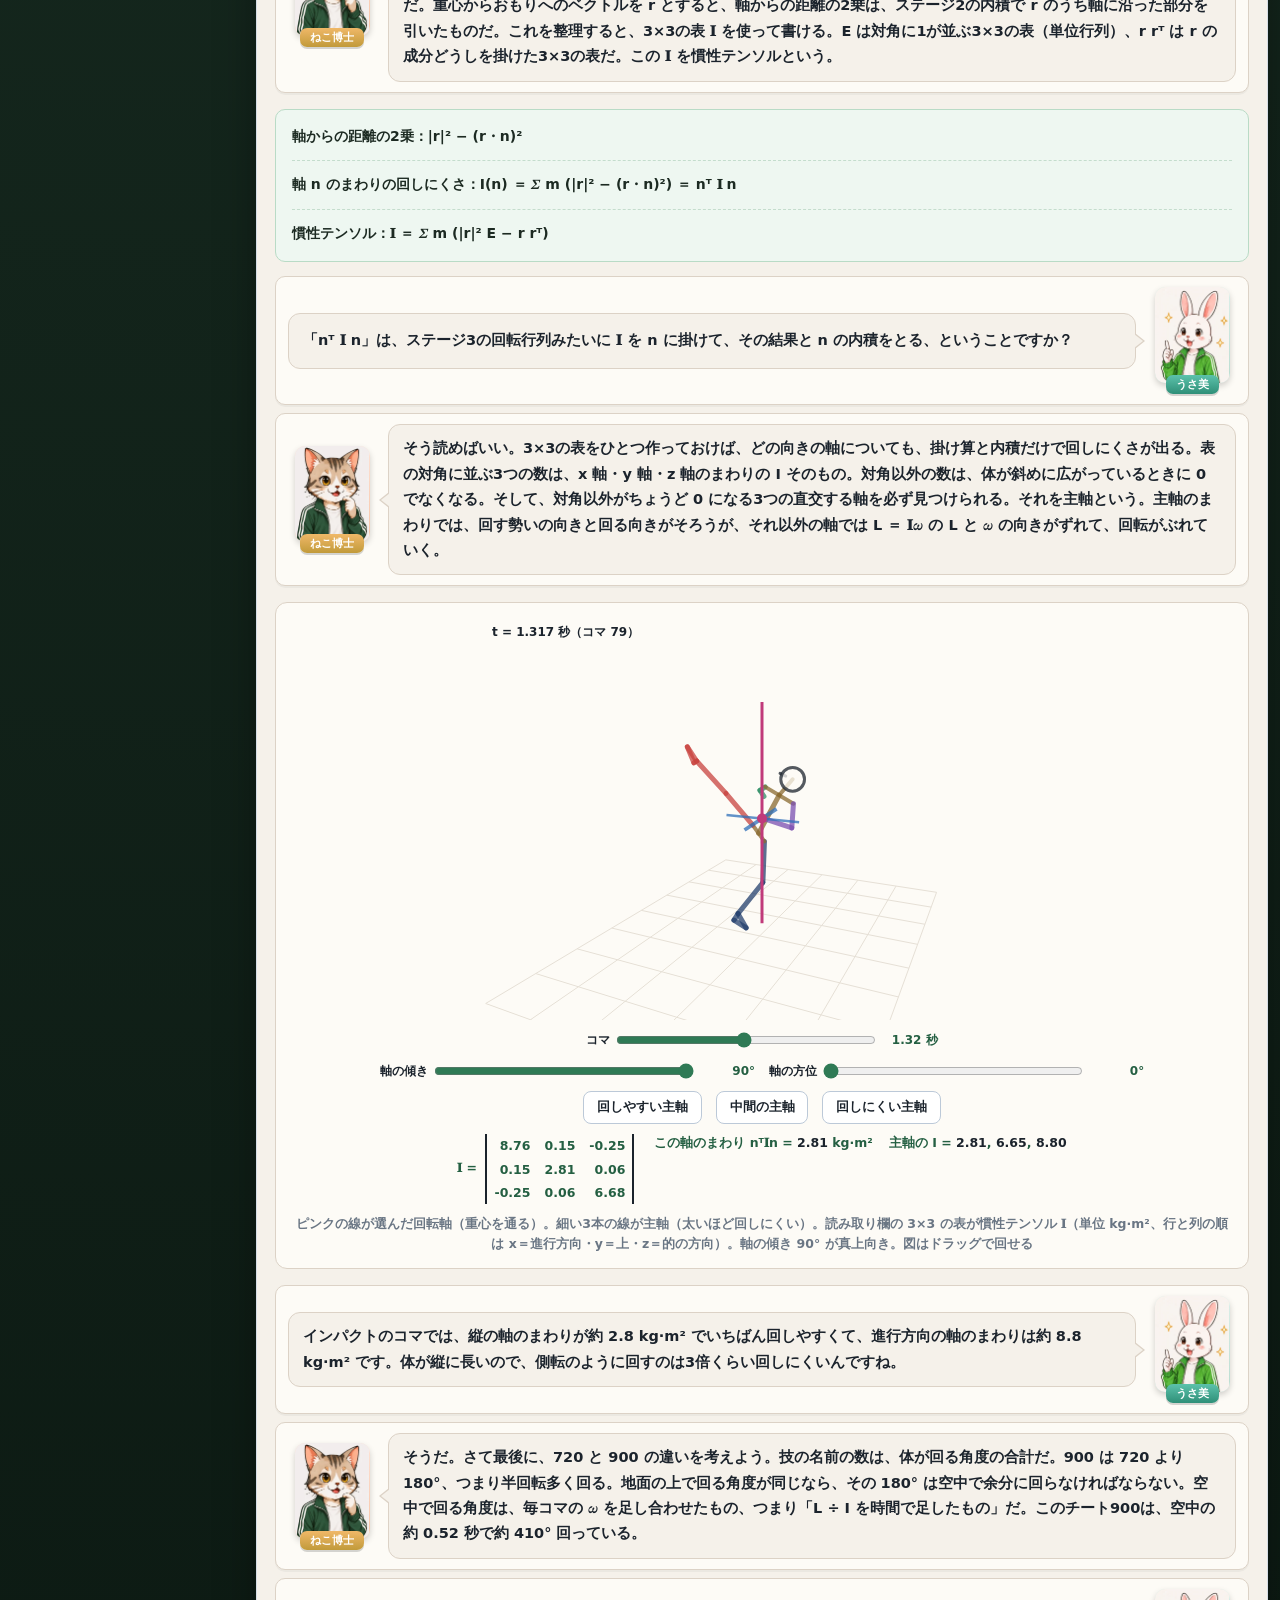
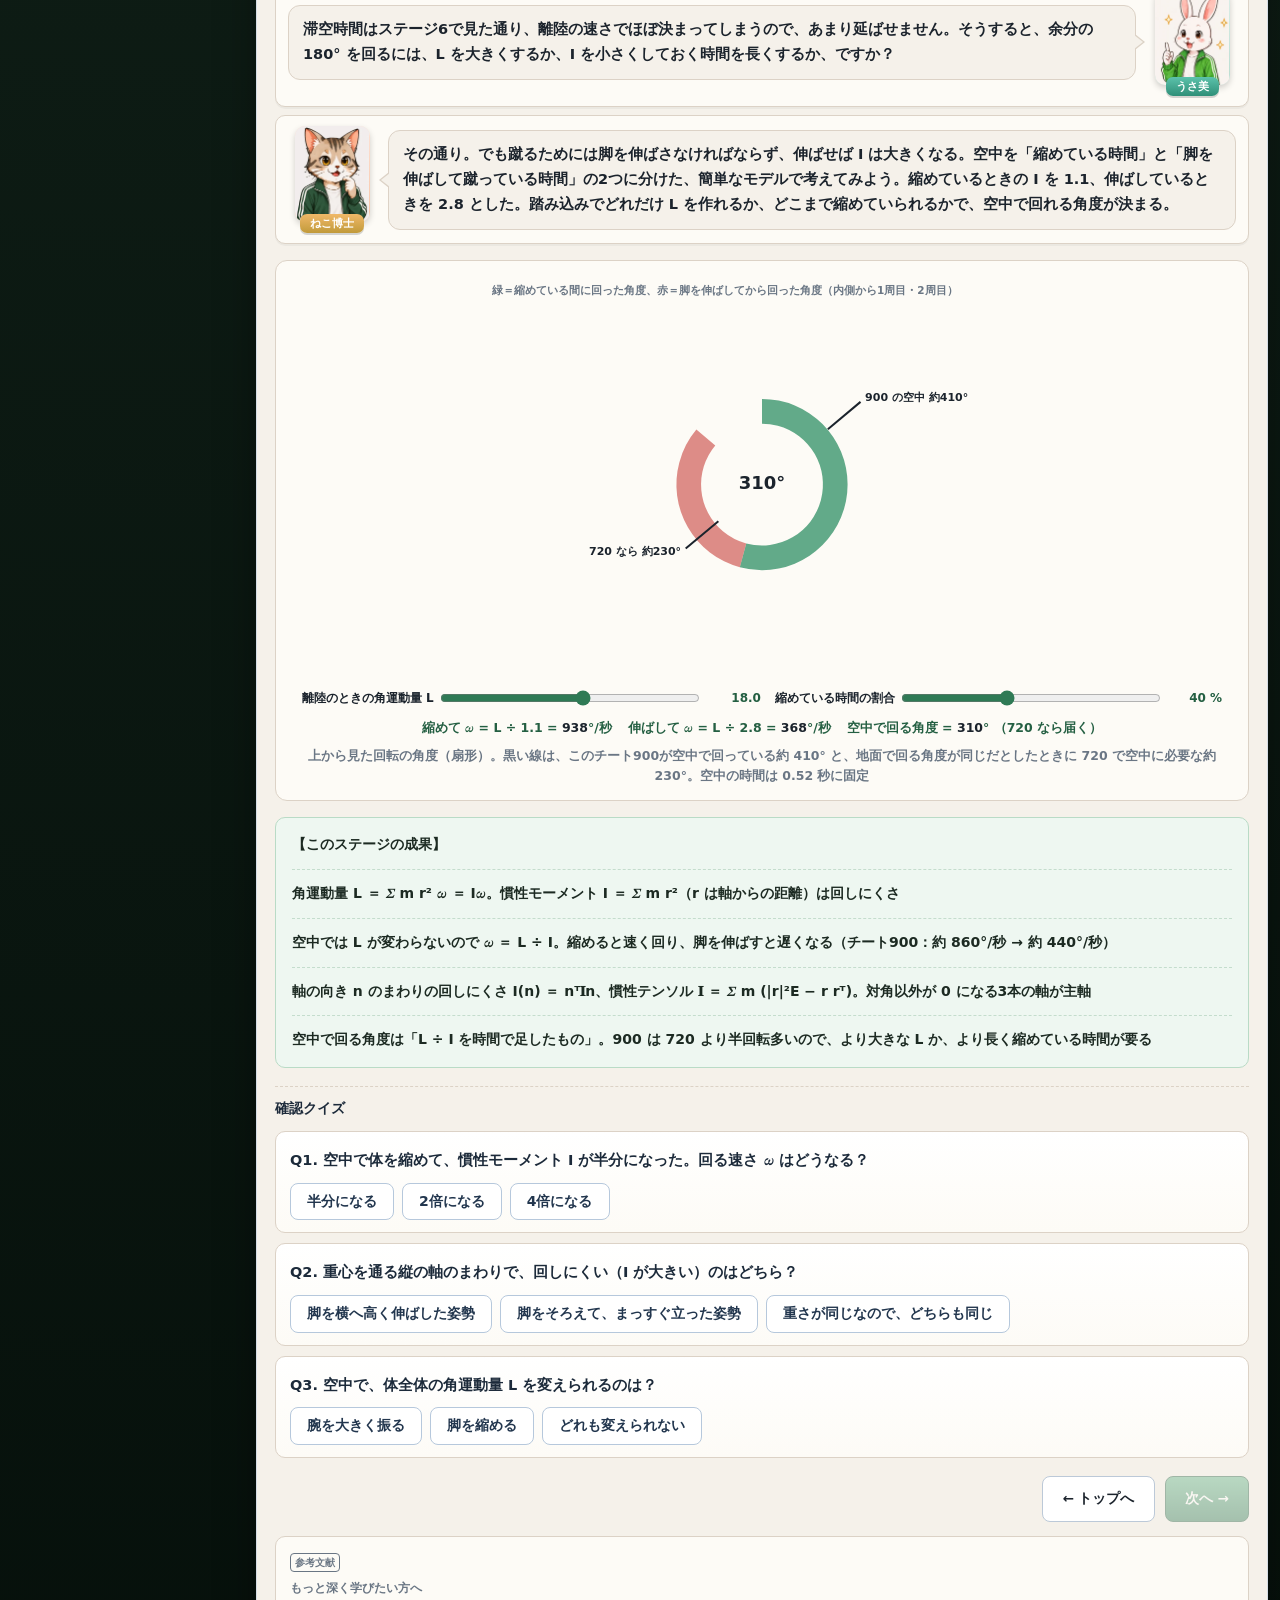
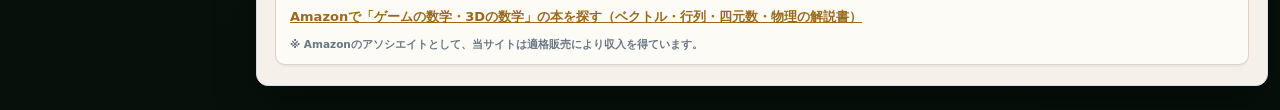
<file: stage7.html>
<!DOCTYPE html>
<html lang="ja">
<head>
<meta charset="UTF-8">
<meta name="viewport" content="width=device-width, initial-scale=1.0">
<meta name="theme-color" content="#16291f">
<!-- Google tag (gtag.js) -->
<script async src="https://www.googletagmanager.com/gtag/js?id=G-9RTQCP2HXM"></script>
<script>
  window.dataLayer = window.dataLayer || [];
  function gtag(){dataLayer.push(arguments);}
  gtag('js', new Date());
  gtag('config', 'G-9RTQCP2HXM');
</script>
<title>STAGE7 縮めると速く回る（角運動量と慣性テンソル） ― チート900を数式で動かす</title>
<meta name="description" content="回る勢い「角運動量」と回しにくさ「慣性モーメント」。空中では角運動量が変わらないので、体を縮めると速く回り、脚を伸ばすと遅くなる。チート900の空中の回転をデータで確かめ、回す軸の向きまで含めた「慣性テンソル」（3×3の表）と、720と900の違いを計算する。">
<link rel="canonical" href="https://physics-engine.habatakijuku.com/stage7">
<meta property="og:type" content="article">
<meta property="og:site_name" content="チート900を数式で動かす">
<meta property="og:locale" content="ja_JP">
<meta property="og:title" content="STAGE7 縮めると速く回る（角運動量と慣性テンソル） ― チート900を数式で動かす">
<meta property="og:description" content="空中では角運動量が変わらない。体を縮めると速く回る理由と、チート900の回転のデータ、3×3の慣性テンソル、720と900の違い。">
<meta property="og:url" content="https://physics-engine.habatakijuku.com/stage7">
<meta property="og:image" content="https://physics-engine.habatakijuku.com/images/ogp.png">
<meta property="og:image:width" content="1200">
<meta property="og:image:height" content="630">
<meta property="og:image:alt" content="チート900を数式で動かす：空中で回りながら蹴る棒人間と、角運動量の式 L＝Iω">
<meta name="twitter:card" content="summary_large_image">
<link rel="icon" type="image/png" href="images/favicon.png">
<link rel="apple-touch-icon" href="images/apple-touch-icon.png">
<script type="application/ld+json">
{
  "@context": "https://schema.org",
  "@graph": [
    {
      "@type": "LearningResource",
      "name": "STAGE7 縮めると速く回る",
      "description": "回る勢い「角運動量」と回しにくさ「慣性モーメント」。空中では角運動量が変わらないので、体を縮めると速く回り、脚を伸ばすと遅くなる。チート900の空中の回転をデータで確かめ、回す軸の向きまで含めた「慣性テンソル」（3×3の表）と、720と900の違いを計算する。",
      "url": "https://physics-engine.habatakijuku.com/stage7",
      "inLanguage": "ja",
      "learningResourceType": "learning activity",
      "educationalLevel": "中学生以上",
      "isAccessibleForFree": true,
      "position": 7,
      "isPartOf": {
        "@type": "LearningResource",
        "name": "チート900を数式で動かす",
        "url": "https://physics-engine.habatakijuku.com/"
      },
      "author": {
        "@type": "Person",
        "name": "ruglerugle"
      }
    },
    {
      "@type": "BreadcrumbList",
      "itemListElement": [
        {
          "@type": "ListItem",
          "position": 1,
          "name": "チート900を数式で動かす",
          "item": "https://physics-engine.habatakijuku.com/"
        },
        {
          "@type": "ListItem",
          "position": 2,
          "name": "STAGE7 縮めると速く回る",
          "item": "https://physics-engine.habatakijuku.com/stage7"
        }
      ]
    }
  ]
}
</script>
<link rel="stylesheet" href="design-system.css?v=20261024a">
<style>
  .sim-controls{display:flex;align-items:center;gap:8px 14px;flex-wrap:wrap;justify-content:center;margin-top:10px}
  .sim-controls .btn{font-size:12.5px;padding:.45rem .8rem}
  .sim-controls .btn[aria-pressed="true"]{background:linear-gradient(#5fb487,#2f7a55);border-color:#245f42;color:#fff}
  .sim-controls label{display:inline-flex;align-items:center;gap:6px;font-size:12px;font-weight:800;color:var(--ink)}
  .sim-controls input[type=range]{width:min(260px,60vw);accent-color:#2f7a55}
  .sim-controls output{font-variant-numeric:tabular-nums;min-width:4.6em;text-align:right;color:#245f42}
  .sim-play{padding:6px 16px;border:1px solid var(--line);border-radius:999px;background:var(--paper2);color:var(--ink);font-size:12px;font-weight:800;cursor:pointer}
  .sim-play:hover{background:#fff}
  .cv-wrap{width:100%;max-width:560px;margin-left:auto;margin-right:auto}
  .cv-wrap canvas{display:block;width:100%;height:auto;border-radius:8px}
  .readout{display:flex;flex-wrap:wrap;gap:6px 16px;justify-content:center;margin-top:8px;font-size:12.5px;font-weight:800;color:#245f42;font-variant-numeric:tabular-nums}
  .readout span b{color:var(--ink)}
  .num-table{margin:10px auto 0;border-collapse:collapse;font-size:12px;font-variant-numeric:tabular-nums;max-width:100%}
  .num-table th,.num-table td{border:1px solid var(--line);padding:3px 8px;text-align:right}
  .num-table th{background:var(--paper2);font-weight:900;color:var(--ink)}
  .num-table td.nm{text-align:left;font-weight:800;color:var(--muted)}
  .num-table tr.hl td{background:#fff4d6}
  .tbl-wrap{overflow-x:auto}
  .note-box{background:#fffbe8;border:1px solid #e3d48f;border-radius:10px;padding:12px 14px;margin:12px 0;font-size:13.5px;line-height:1.75;color:#3a3210;font-weight:700}
  .note-box .nb-title{display:block;font-weight:950;margin-bottom:4px;color:#7a5a08}
  .diagram-box svg.box3d{max-width:min(100%,420px)}
  .box3d .e{stroke:#b9b0a3;stroke-width:1.2;fill:none}
  .box3d .eh{stroke:#b9b0a3;stroke-width:1.2;stroke-dasharray:4 4;fill:none}
  .box3d .d1{stroke:#2f7a55;stroke-width:2.4}
  .box3d .d2{stroke:#c8433f;stroke-width:3}
  .box3d .lx{fill:#c8433f;font-size:13px;font-weight:900}
  .box3d .ly{fill:#2f9e5c;font-size:13px;font-weight:900}
  .box3d .lz{fill:#2f6fb8;font-size:13px;font-weight:900}
  .box3d .lb{fill:#1b232c;font-size:12.5px;font-weight:900}
  .box3d .lm{fill:#2f7a55;font-size:12.5px;font-weight:900}
.mat{display:inline-table;border-collapse:collapse;vertical-align:middle;margin:2px 4px;border-left:2px solid #1b232c;border-right:2px solid #1b232c}
.mat td{padding:1px 7px;text-align:right;font-variant-numeric:tabular-nums}
</style>
</head>
<body>
<div class="app-shell side-collapsed" id="app-shell">
  <header class="game-header">
    <div class="brand">
      <div class="brand-title"><a class="head-reset home-badge" href="index.html" title="トップへ" aria-label="トップへ">🥋</a> <span>チート900を数式で動かす</span></div>
      <div class="brand-sub">STAGE 7 ― 縮めると速く回る ―</div>
    </div>
    <div class="head-progress-wrap">
      <div class="head-progress-label" id="progress-label">クリア 0 / 9</div>
      <div class="head-progress" role="progressbar" aria-label="クリア済みステージ数" aria-valuemin="0" aria-valuemax="9" aria-valuenow="0"><div class="head-progress-fill" id="progress-fill" style="width:0%"></div></div>
    </div>
    <div class="header-actions">
      <button class="head-reset" id="btn-reset-all">🔄 最初から</button>
      <button class="head-reset" id="head-nav-toggle" title="ステージ一覧の表示切替">☰ ナビ</button>
    </div>
  </header>
  <div class="game-layout">
    <div class="side-backdrop" id="side-backdrop"></div>
    <aside class="side-panel">
      <div class="side-head">
        <button class="side-toggle" id="sidebar-toggle" title="ステージ一覧の表示切替" aria-label="ステージ一覧の表示切替">☰</button>
        <span class="side-head-text">📚 ステージ一覧</span>
      </div>
      <div class="side-list" id="side-list"></div>
    </aside>
    <main class="main-area">
      <div class="chapter-head">
        <span class="chapter-badge">STAGE 7</span><h1 class="chapter-title">縮めると速く回る</h1>
        <div class="chapter-sub">角運動量と慣性テンソル</div>
      </div>
      <div class="mission-box">
        <div class="mission-label">🎯 ミッション</div>
        <div class="mission-text"><strong>角運動量 ＝ 慣性モーメント × 回る速さ</strong> の関係を使って、空中で体を縮めると速く回り、脚を伸ばすと遅くなる理由を説明しよう。回す軸の向きで回しにくさが変わることを表す<strong>慣性テンソル</strong>を計算し、900が720より難しい理由を数で言えれば合格。</div>
        <span class="mission-status" id="mission-status">未達成</span>
      </div>
      <div class="dialogue-scene">
        <div class="dialog-row">
          <div class="dialog-character">
            <div class="dialog-avatar mentor"><img src="images/cat.webp" width="300" height="386" alt=""></div>
            <div class="dialog-name mentor">ねこ博士</div>
          </div>
          <div class="dialog-bubble">前のステージで、空中では重心が放物線から外れられないことを確かめた。今日は回転の話だ。チート900は、空中で体を大きくひねりながら蹴る。空中では床を押せないのに、なぜ回り続けられるのか。そして、なぜ脚を伸ばした瞬間に回転がゆっくりになるのか。フィギュアスケートで、腕を広げてゆっくり回っていた選手が、腕を胸に引き寄せると急に速く回るのを見たことがあるかい？</div>
        </div>
        <div class="dialog-row right">
          <div class="dialog-character">
            <div class="dialog-avatar student"><img src="images/rabbit.webp" width="300" height="386" alt="" loading="lazy" decoding="async"></div>
            <div class="dialog-name student">うさ美</div>
          </div>
          <div class="dialog-bubble">あります。体を小さくまとめると速くなるんですよね。でも、誰も押していないのに速くなるのは、ちょっと不思議です。</div>
        </div>
        <div class="dialog-row">
          <div class="dialog-character">
            <div class="dialog-avatar mentor"><img src="images/cat.webp" width="300" height="386" alt="" loading="lazy" decoding="async"></div>
            <div class="dialog-name mentor">ねこ博士</div>
          </div>
          <div class="dialog-bubble">その「不思議」を数で説明しよう。まず、重さ m のおもりが、軸から距離 r の所を回っているとする。1秒に回る角度を<strong>角速度</strong> ω（オメガ）という。角度をラジアン（半径と同じ長さの弧に対する角度。1回転が 2π ≈ 6.28）で測ると、おもりの速さは v ＝ rω だ。このとき、次の<strong>角運動量</strong>を「回る勢い」と考える。外から回す力（トルク）がはたらかないと、L は変わらない。これを<strong>角運動量の保存</strong>という。</div>
        </div>
      </div>

      <div class="formula-box">
        <span class="step">おもりの速さ：<span class="nw">v ＝ rω</span></span>
        <span class="step">角運動量：<span class="nw">L ＝ m × r × v ＝ m r² ω</span></span>
      </div>

      <div class="dialogue-scene">
        <div class="dialog-row right">
          <div class="dialog-character">
            <div class="dialog-avatar student"><img src="images/rabbit.webp" width="300" height="386" alt="" loading="lazy" decoding="async"></div>
            <div class="dialog-name student">うさ美</div>
          </div>
          <div class="dialog-bubble">おもりがいくつもあるときは、それぞれの m r² ω を足すんですね。全部が同じ ω で回っていれば、L ＝ (m₁r₁² ＋ m₂r₂² ＋ …) × ω です。</div>
        </div>
        <div class="dialog-row">
          <div class="dialog-character">
            <div class="dialog-avatar mentor"><img src="images/cat.webp" width="300" height="386" alt="" loading="lazy" decoding="async"></div>
            <div class="dialog-name mentor">ねこ博士</div>
          </div>
          <div class="dialog-bubble">その通り。かっこの中（Σ は「全部足す」という記号）を<strong>慣性モーメント</strong>という。回しにくさを表す数だ。L が変わらないなら、回る速さは L を I で割ったものになる。I が半分になれば ω は2倍になる。r が2乗で効くことに注意してほしい。腕を半分の距離まで引き寄せると、その腕の m r² は4分の1になる。</div>
        </div>
      </div>

      <div class="formula-box">
        <span class="step">慣性モーメント：<span class="nw">I ＝ Σ m r²</span></span>
        <span class="step">角運動量：<span class="nw">L ＝ Iω</span> → <span class="nw">ω ＝ L ÷ I</span></span>
      </div>

      <div class="diagram-box">
        <div class="cv-wrap"><canvas id="cv1" role="img" aria-label="上から見た回転のモデル。胴のおもりと、腕の2つのおもりが回る。腕の距離を変えると、角運動量は同じまま回る速さが変わる"></canvas></div>
        <div class="sim-controls">
          <label>腕のおもりの距離 r <input type="range" id="r1" min="0.15" max="0.9" value="0.8" step="0.01"> <output id="r1o"></output></label>
          <button class="sim-play" id="play1" type="button" aria-pressed="false">▶ 再生</button>
        </div>
        <div class="readout" id="ro1"></div>
        <div class="diagram-caption">上から見た図。真ん中が胴（40 kg、軸から 0.15 m に広がっているとする）、左右が腕と脚をまとめたおもり（10 kg ずつ）。角運動量 L は最初の値のまま変えずに、r を変えたときの慣性モーメント I と回る速さ ω ＝ L ÷ I を計算する</div>
      </div>

      <div class="dialogue-scene">
        <div class="dialog-row right">
          <div class="dialog-character">
            <div class="dialog-avatar student"><img src="images/rabbit.webp" width="300" height="386" alt="" loading="lazy" decoding="async"></div>
            <div class="dialog-name student">うさ美</div>
          </div>
          <div class="dialog-bubble">r を 0.8 m から 0.3 m にすると、1秒に回る回数が約 0.5 回転から約 2.5 回転へ、5倍くらいになりました。I が約 13.7 kg·m² から約 2.7 kg·m² へ、5分の1に下がっています。</div>
        </div>
        <div class="dialog-row">
          <div class="dialog-character">
            <div class="dialog-avatar mentor"><img src="images/cat.webp" width="300" height="386" alt="" loading="lazy" decoding="async"></div>
            <div class="dialog-name mentor">ねこ博士</div>
          </div>
          <div class="dialog-bubble">では、チート900のデータで確かめよう。体の各部分を、前のステージの重心の計算と同じ重さの割合のおもりとみなし（体重は 60 kg とした）、重心を通る縦の軸のまわりの I と L を毎コマ計算した。各部分の速さは、前後のコマの位置の差から出す。</div>
        </div>
      </div>

      <div class="diagram-box">
        <div class="cv-wrap"><canvas id="cv2" role="img" aria-label="チート900の縦の軸まわりの慣性モーメント I、回る速さ ω、角運動量 L の時間変化のグラフ。空中の区間に色がついている"></canvas></div>
        <div class="sim-controls">
          <label>コマ <input type="range" id="k2" min="1" max="160" value="56" step="1"> <output id="k2o"></output></label>
        </div>
        <div class="readout" id="ro2"></div>
        <div class="diagram-caption">緑の帯が空中（離陸 0.87 秒〜着地 1.38 秒）。上のグラフは I（茶）と L（ピンク）、下のグラフは回る速さ ω（1秒に何度）。右上の小さな図は、そのコマの体を上から見たところ</div>
      </div>

      <div class="dialogue-scene">
        <div class="dialog-row right">
          <div class="dialog-character">
            <div class="dialog-avatar student"><img src="images/rabbit.webp" width="300" height="386" alt="" loading="lazy" decoding="async"></div>
            <div class="dialog-name student">うさ美</div>
          </div>
          <div class="dialog-bubble">空中の区間を見ると、離陸の直後は I が約 1.1 kg·m² で、1秒に約 860° 回っています。蹴り脚を伸ばすインパクトのころは I が約 2.8 kg·m² に増えて、約 440° に下がりました。I が2.5倍くらいになって、速さが半分くらいです。</div>
        </div>
        <div class="dialog-row">
          <div class="dialog-character">
            <div class="dialog-avatar mentor"><img src="images/cat.webp" width="300" height="386" alt="" loading="lazy" decoding="async"></div>
            <div class="dialog-name mentor">ねこ博士</div>
          </div>
          <div class="dialog-bubble">L のほうは、空中で 16〜21 くらいの間にある。本当なら一定のはずだが、体を棒とおもりで大まかに表していることや、動画に合わせて形を直したことで、少し揺れが残っている。アニメーションを作るときは、空中で L が大きく変わらないように直す計算も入れた。地面にいる間は、床を足でねじって L を増やしたり減らしたりできる。離陸前の踏み込みで L を作り、空中ではそれを使って回るだけなんだ。</div>
        </div>
        <div class="dialog-row right">
          <div class="dialog-character">
            <div class="dialog-avatar student"><img src="images/rabbitThink.webp" width="300" height="386" alt="" loading="lazy" decoding="async"></div>
            <div class="dialog-name student">うさ美</div>
          </div>
          <div class="dialog-bubble">ひとつ気になります。チート900では体が傾いて、脚も斜めに伸びます。縦の軸だけで考えていいんですか？</div>
        </div>
        <div class="dialog-row">
          <div class="dialog-character">
            <div class="dialog-avatar mentor"><img src="images/cat.webp" width="300" height="386" alt="" loading="lazy" decoding="async"></div>
            <div class="dialog-name mentor">ねこ博士</div>
          </div>
          <div class="dialog-bubble">よいところに気づいたね。実は、回しにくさは<strong>どの軸のまわりに回すか</strong>で変わる。鉛筆を思い浮かべてごらん。長い向きを軸にして指でくるくる回すのは簡単だが、真ん中をつまんで端と端が円を描くように回すのは、ずっと回しにくい。軸の向きを長さ1のベクトル n で表すと、その軸のまわりの I は、各おもりについて「軸からの距離の2乗」を足したものだ。重心からおもりへのベクトルを r とすると、軸からの距離の2乗は、ステージ2の内積で r のうち軸に沿った部分を引いたものだ。これを整理すると、3×3の表 𝐈 を使って書ける。E は対角に1が並ぶ3×3の表（単位行列）、r rᵀ は r の成分どうしを掛けた3×3の表だ。この 𝐈 を<strong>慣性テンソル</strong>という。</div>
        </div>
      </div>

      <div class="formula-box">
        <span class="step">軸からの距離の2乗：<span class="nw">|r|² − (r・n)²</span></span>
        <span class="step">軸 n のまわりの回しにくさ：<span class="nw">I(n) ＝ Σ m (|r|² − (r・n)²) ＝ nᵀ 𝐈 n</span></span>
        <span class="step">慣性テンソル：<span class="nw">𝐈 ＝ Σ m (|r|² E − r rᵀ)</span></span>
      </div>

      <div class="dialogue-scene">
        <div class="dialog-row right">
          <div class="dialog-character">
            <div class="dialog-avatar student"><img src="images/rabbit.webp" width="300" height="386" alt="" loading="lazy" decoding="async"></div>
            <div class="dialog-name student">うさ美</div>
          </div>
          <div class="dialog-bubble">「nᵀ 𝐈 n」は、ステージ3の回転行列みたいに 𝐈 を n に掛けて、その結果と n の内積をとる、ということですか？</div>
        </div>
        <div class="dialog-row">
          <div class="dialog-character">
            <div class="dialog-avatar mentor"><img src="images/cat.webp" width="300" height="386" alt="" loading="lazy" decoding="async"></div>
            <div class="dialog-name mentor">ねこ博士</div>
          </div>
          <div class="dialog-bubble">そう読めばいい。3×3の表をひとつ作っておけば、どの向きの軸についても、掛け算と内積だけで回しにくさが出る。表の対角に並ぶ3つの数は、x 軸・y 軸・z 軸のまわりの I そのもの。対角以外の数は、体が斜めに広がっているときに 0 でなくなる。そして、対角以外がちょうど 0 になる3つの直交する軸を必ず見つけられる。それを<strong>主軸</strong>という。主軸のまわりでは、回す勢いの向きと回る向きがそろうが、それ以外の軸では L ＝ 𝐈ω の L と ω の向きがずれて、回転がぶれていく。</div>
        </div>
      </div>

      <div class="diagram-box">
        <div class="cv-wrap"><canvas id="cv3" role="img" aria-label="選んだコマの体と、重心を通る回転軸。軸の向きを変えると、その軸まわりの慣性モーメントが変わる。3本の主軸も表示する"></canvas></div>
        <div class="sim-controls">
          <label>コマ <input type="range" id="k3" min="0" max="161" value="79" step="1"> <output id="k3o"></output></label>
        </div>
        <div class="sim-controls">
          <label>軸の傾き <input type="range" id="el3" min="-90" max="90" value="90" step="1"> <output id="el3o"></output></label>
          <label>軸の方位 <input type="range" id="az3" min="0" max="180" value="0" step="1"> <output id="az3o"></output></label>
        </div>
        <div class="sim-controls" id="ax3">
          <button class="btn" type="button" data-a="0">回しやすい主軸</button>
          <button class="btn" type="button" data-a="1">中間の主軸</button>
          <button class="btn" type="button" data-a="2">回しにくい主軸</button>
        </div>
        <div class="readout" id="ro3"></div>
        <div class="diagram-caption">ピンクの線が選んだ回転軸（重心を通る）。細い3本の線が主軸（太いほど回しにくい）。読み取り欄の 3×3 の表が慣性テンソル 𝐈（単位 kg·m²、行と列の順は x＝進行方向・y＝上・z＝的の方向）。軸の傾き 90° が真上向き。図はドラッグで回せる</div>
      </div>

      <div class="dialogue-scene">
        <div class="dialog-row right">
          <div class="dialog-character">
            <div class="dialog-avatar student"><img src="images/rabbit.webp" width="300" height="386" alt="" loading="lazy" decoding="async"></div>
            <div class="dialog-name student">うさ美</div>
          </div>
          <div class="dialog-bubble">インパクトのコマでは、縦の軸のまわりが約 2.8 kg·m² でいちばん回しやすくて、進行方向の軸のまわりは約 8.8 kg·m² です。体が縦に長いので、側転のように回すのは3倍くらい回しにくいんですね。</div>
        </div>
        <div class="dialog-row">
          <div class="dialog-character">
            <div class="dialog-avatar mentor"><img src="images/cat.webp" width="300" height="386" alt="" loading="lazy" decoding="async"></div>
            <div class="dialog-name mentor">ねこ博士</div>
          </div>
          <div class="dialog-bubble">そうだ。さて最後に、720 と 900 の違いを考えよう。技の名前の数は、体が回る角度の合計だ。900 は 720 より 180°、つまり半回転多く回る。地面の上で回る角度が同じなら、その 180° は空中で余分に回らなければならない。空中で回る角度は、毎コマの ω を足し合わせたもの、つまり「L ÷ I を時間で足したもの」だ。このチート900は、空中の約 0.52 秒で約 410° 回っている。</div>
        </div>
        <div class="dialog-row right">
          <div class="dialog-character">
            <div class="dialog-avatar student"><img src="images/rabbit.webp" width="300" height="386" alt="" loading="lazy" decoding="async"></div>
            <div class="dialog-name student">うさ美</div>
          </div>
          <div class="dialog-bubble">滞空時間はステージ6で見た通り、離陸の速さでほぼ決まってしまうので、あまり延ばせません。そうすると、余分の 180° を回るには、L を大きくするか、I を小さくしておく時間を長くするか、ですか？</div>
        </div>
        <div class="dialog-row">
          <div class="dialog-character">
            <div class="dialog-avatar mentor"><img src="images/cat.webp" width="300" height="386" alt="" loading="lazy" decoding="async"></div>
            <div class="dialog-name mentor">ねこ博士</div>
          </div>
          <div class="dialog-bubble">その通り。でも蹴るためには脚を伸ばさなければならず、伸ばせば I は大きくなる。空中を「縮めている時間」と「脚を伸ばして蹴っている時間」の2つに分けた、簡単なモデルで考えてみよう。縮めているときの I を 1.1、伸ばしているときを 2.8 とした。踏み込みでどれだけ L を作れるか、どこまで縮めていられるかで、空中で回れる角度が決まる。</div>
        </div>
      </div>

      <div class="diagram-box">
        <div class="cv-wrap"><canvas id="cv4" role="img" aria-label="空中の時間を、縮めている時間と脚を伸ばしている時間に分けたモデル。角運動量と縮めている時間から、空中で回れる角度を計算し、900と720に必要な角度と比べる"></canvas></div>
        <div class="sim-controls">
          <label>離陸のときの角運動量 L <input type="range" id="L4" min="8" max="26" value="18" step="0.5"> <output id="L4o"></output></label>
          <label>縮めている時間の割合 <input type="range" id="f4" min="0" max="1" value="0.4" step="0.01"> <output id="f4o"></output></label>
        </div>
        <div class="readout" id="ro4"></div>
        <div class="diagram-caption">上から見た回転の角度（扇形）。黒い線は、このチート900が空中で回っている約 410° と、地面で回る角度が同じだとしたときに 720 で空中に必要な約 230°。空中の時間は 0.52 秒に固定</div>
      </div>

      <div class="formula-box">
        <span class="step">【このステージの成果】</span>
        <span class="step">角運動量 <span class="nw">L ＝ Σ m r² ω ＝ Iω</span>。慣性モーメント <span class="nw">I ＝ Σ m r²</span>（r は軸からの距離）は回しにくさ</span>
        <span class="step">空中では L が変わらないので <span class="nw">ω ＝ L ÷ I</span>。縮めると速く回り、脚を伸ばすと遅くなる（チート900：約 860°/秒 → 約 440°/秒）</span>
        <span class="step">軸の向き n のまわりの回しにくさ <span class="nw">I(n) ＝ nᵀ𝐈n</span>、慣性テンソル <span class="nw">𝐈 ＝ Σ m (|r|²E − r rᵀ)</span>。対角以外が 0 になる3本の軸が主軸</span>
        <span class="step">空中で回る角度は「L ÷ I を時間で足したもの」。900 は 720 より半回転多いので、より大きな L か、より長く縮めている時間が要る</span>
      </div>

      <h2 class="quiz-head">確認クイズ</h2>
      <div class="quiz-card" data-quiz>
        <p class="quiz-q">Q1. 空中で体を縮めて、慣性モーメント I が半分になった。回る速さ ω はどうなる？</p>
        <div class="choice-list">
          <button class="choice-btn">半分になる</button>
          <button class="choice-btn">2倍になる</button>
          <button class="choice-btn">4倍になる</button>
        </div>
        <div class="quiz-explain" hidden>正解！ 空中では L ＝ Iω が変わらないので、ω ＝ L ÷ I。I が半分なら ω は2倍。</div>
      </div>
      <div class="quiz-card" data-quiz>
        <p class="quiz-q">Q2. 重心を通る縦の軸のまわりで、回しにくい（I が大きい）のはどちら？</p>
        <div class="choice-list">
          <button class="choice-btn">脚を横へ高く伸ばした姿勢</button>
          <button class="choice-btn">脚をそろえて、まっすぐ立った姿勢</button>
          <button class="choice-btn">重さが同じなので、どちらも同じ</button>
        </div>
        <div class="quiz-explain" hidden>正解！ I ＝ Σ m r² は、軸から遠い所にある重さほど2乗で大きく効く。脚を横へ伸ばすと、脚の重さが軸から遠くなる。</div>
      </div>
      <div class="quiz-card" data-quiz>
        <p class="quiz-q">Q3. 空中で、体全体の角運動量 L を変えられるのは？</p>
        <div class="choice-list">
          <button class="choice-btn">腕を大きく振る</button>
          <button class="choice-btn">脚を縮める</button>
          <button class="choice-btn">どれも変えられない</button>
        </div>
        <div class="quiz-explain" hidden>正解！ 空中では外から回す力がはたらかないので L は変わらない。腕や脚を動かして変わるのは I と、体の各部分への回転の分け方だけ。L を作れるのは床を押せる踏み込みのとき。</div>
      </div>

      <div class="stage-nav">
        <a class="btn" href="index.html">← トップへ</a>
        <button class="btn btn-primary" id="btn-next" disabled>次へ →</button>
      </div>

      <div id="book-recommend"></div>
    </main>
  </div>
</div>

<script src="js/progress.js?v=20261024a"></script>
<script src="js/motion.js?v=20261024a"></script>
<script src="js/engine.js?v=20261024a"></script>
<script>RQ.initStagePage(7);</script>
<script>
var MASS=60, AIR=[Math.round(PE.M.events.takeoff*PE.fps), Math.round(PE.M.events.landL*PE.fps)];
/* 体の各部分をおもりにする：[位置, 重さ kg] */
function parts(k){
  var p=PE.pose(k), tot=0; PE.SEG.forEach(function(g){tot+=g[4];});
  return PE.SEG.map(function(g){
    var pos=g[2]?PE.mul(PE.add(PE.add(p[g[0]],p[g[1]]),PE.add(p[g[2]],p[g[3]])),0.25):PE.mid(p[g[0]],p[g[1]]);
    return [pos, g[4]/tot*MASS];
  });
}
/* 重心まわりの慣性テンソル 𝐈 ＝ Σ m (|r|²E − r rᵀ) */
function tensor(k){
  var c=PE.com(k), I=[[0,0,0],[0,0,0],[0,0,0]];
  parts(k).forEach(function(q){var r=PE.sub(q[0],c), rr=PE.dot(r,r);
    for(var i=0;i<3;i++) for(var j=0;j<3;j++) I[i][j]+=q[1]*((i===j?rr:0)-r[i]*r[j]);});
  return I;
}
/* 重心まわりの角運動量 L ＝ Σ m r × v（速さは前後のコマの差） */
function angmom(k){
  var c=PE.com(k), a=parts(k-1), b=parts(k+1), ca=PE.com(k-1), cb=PE.com(k+1), L=[0,0,0];
  parts(k).forEach(function(q,i){var r=PE.sub(q[0],c), v=PE.mul(PE.sub(PE.sub(b[i][0],cb),PE.sub(a[i][0],ca)),PE.fps/2); L=PE.add(L,PE.mul(PE.cross(r,v),q[1]));});
  return L;
}
/* 3×3 対称行列の固有値・固有ベクトル（ヤコビ法） */
function eig3(A){
  var a=A.map(function(r){return r.slice();}), V=[[1,0,0],[0,1,0],[0,0,1]];
  for(var it=0;it<30;it++){
    var p=0,q=1; if(Math.abs(a[0][2])>Math.abs(a[p][q])){p=0;q=2;} if(Math.abs(a[1][2])>Math.abs(a[p][q])){p=1;q=2;}
    if(Math.abs(a[p][q])<1e-12) break;
    var th=0.5*Math.atan2(2*a[p][q],a[q][q]-a[p][p]), c=Math.cos(th), s=Math.sin(th);
    for(var k=0;k<3;k++){var x=a[k][p],y=a[k][q]; a[k][p]=c*x-s*y; a[k][q]=s*x+c*y;}
    for(k=0;k<3;k++){x=a[p][k];y=a[q][k]; a[p][k]=c*x-s*y; a[q][k]=s*x+c*y;}
    for(k=0;k<3;k++){x=V[k][p];y=V[k][q]; V[k][p]=c*x-s*y; V[k][q]=s*x+c*y;}
  }
  var o=[0,1,2].map(function(i){return {v:a[i][i], e:[V[0][i],V[1][i],V[2][i]]};});
  return o.sort(function(u,w){return u.v-w.v;});
}
function Iy(k){return tensor(k)[1][1];}
var DEG=180/Math.PI;

/* ---------- シミュレータ1：縮めると速く回る ---------- */
(function(){
  var r=0.8, ang=0, st, mT=40, rT=0.15, mA=10;
  var I0=mT*rT*rT+2*mA*0.8*0.8, L=I0*(0.5*PE.TAU);   /* r＝0.8 m で1秒に半回転のときの L */
  function draw(st){
    var ctx=st.ctx,W=st.W,H=st.H; ctx.clearRect(0,0,W,H); ctx.fillStyle=PE.C.paper; ctx.fillRect(0,0,W,H);
    var I=mT*rT*rT+2*mA*r*r, w=L/I, s=Math.min(W,H)/2.3, O={x:W/2,y:H/2+6};
    ctx.strokeStyle=PE.C.grid; ctx.lineWidth=1; [0.3,0.6,0.9].forEach(function(R){ctx.beginPath();ctx.arc(O.x,O.y,R*s,0,PE.TAU);ctx.stroke();PE.text(ctx,O.x+R*s*0.71+4,O.y-R*s*0.71-4,PE.fmt(R,1)+'m',PE.C.muted,10,700,'left');});
    var u=[Math.cos(ang),Math.sin(ang)];
    ctx.strokeStyle=PE.C.armR; ctx.lineWidth=5; ctx.lineCap='round'; ctx.beginPath(); ctx.moveTo(O.x-u[0]*r*s,O.y-u[1]*r*s); ctx.lineTo(O.x+u[0]*r*s,O.y+u[1]*r*s); ctx.stroke(); ctx.lineCap='butt';
    ctx.fillStyle='rgba(138,106,47,.5)'; ctx.beginPath(); ctx.arc(O.x,O.y,rT*s,0,PE.TAU); ctx.fill();
    [1,-1].forEach(function(sg){var x=O.x+sg*u[0]*r*s, y=O.y+sg*u[1]*r*s; ctx.fillStyle=PE.C.armR; ctx.beginPath(); ctx.arc(x,y,11,0,PE.TAU); ctx.fill();
      PE.arrowPx(ctx,x,y,x-u[1]*sg*Math.min(60,w*r*s*0.12),y+u[0]*sg*Math.min(60,w*r*s*0.12),PE.C.vel,2.4,8);});
    ctx.fillStyle=PE.C.ink; ctx.beginPath(); ctx.arc(O.x,O.y,3.5,0,PE.TAU); ctx.fill();
    PE.text(ctx,10,16,'上から見た図（オレンジの矢印はおもりの速さ）',PE.C.muted,11.5,800,'left');
    document.getElementById('ro1').innerHTML='<span>I = 40×0.15² ＋ 2×10×r² = <b>'+PE.fmt(I,2)+'</b> kg·m²</span><span>L = <b>'+PE.fmt(L,1)+'</b>（変わらない）</span><span>ω = L ÷ I = <b>'+PE.fmt(w*DEG,0)+'</b>°/秒（1秒に <b>'+PE.fmt(w/PE.TAU,2)+'</b> 回転）</span>';
    st.w=w;
  }
  st=PE.canvas('cv1',0.72,draw);
  PE.bindRange('r1','r1o',function(v){return PE.fmt(v,2)+' m';},function(v){r=v;st.redraw();});
  PE.player(document.getElementById('play1'),function(dt){ang+=st.w*dt; st.redraw();});
  st.redraw();
})();

/* ---------- シミュレータ2：チート900の I・L・ω ---------- */
(function(){
  var k=56, st, I=[], L=[], W=[];
  for(var i=1;i<PE.N-1;i++){I[i]=Iy(i); L[i]=angmom(i)[1]; W[i]=L[i]/I[i]*DEG;}
  function draw(st){
    var ctx=st.ctx,Wd=st.W,H=st.H; ctx.clearRect(0,0,Wd,H); ctx.fillStyle=PE.C.paper; ctx.fillRect(0,0,Wd,H);
    var Lf=46, R=Wd-12, T1=30, B1=H*0.5, T2=H*0.5+18, B2=H-26, n=PE.N-1;
    var X=function(i){return Lf+(R-Lf)*i/n;};
    var Y1=function(v){return B1-(B1-T1)*v/30;}, Y2=function(v){return B2-(B2-T2)*v/1200;};
    ctx.fillStyle='rgba(95,180,135,.16)'; ctx.fillRect(X(AIR[0]),T1-6,X(AIR[1])-X(AIR[0]),B2-T1+6);
    ctx.strokeStyle=PE.C.grid; ctx.lineWidth=1;
    [0,10,20,30].forEach(function(v){ctx.beginPath();ctx.moveTo(Lf,Y1(v));ctx.lineTo(R,Y1(v));ctx.stroke();PE.text(ctx,Lf-5,Y1(v),v,PE.C.muted,10,700,'right');});
    [0,400,800,1200].forEach(function(v){ctx.beginPath();ctx.moveTo(Lf,Y2(v));ctx.lineTo(R,Y2(v));ctx.stroke();PE.text(ctx,Lf-5,Y2(v),v,PE.C.muted,10,700,'right');});
    for(var t=0;t<=2.6;t+=0.5){PE.text(ctx,X(t*PE.fps),B2+12,PE.fmt(t,1)+'秒',PE.C.muted,10,700);}
    function line(arr,Y,c,sc){ctx.strokeStyle=c; ctx.lineWidth=2.2; ctx.beginPath(); for(var i=1;i<PE.N-1;i++){var y=Y(arr[i]*(sc||1)); if(i>1)ctx.lineTo(X(i),y); else ctx.moveTo(X(i),y);} ctx.stroke();}
    ctx.save(); ctx.beginPath(); ctx.rect(Lf,T1-4,R-Lf,B1-T1+4); ctx.clip(); line(I,Y1,PE.C.spine,10); line(L,Y1,PE.C.com); ctx.restore();
    ctx.save(); ctx.beginPath(); ctx.rect(Lf,T2-4,R-Lf,B2-T2+4); ctx.clip(); line(W,Y2,PE.C.acc); ctx.restore();
    PE.text(ctx,Lf+4,T1-10,'I × 10（茶）と L（ピンク）',PE.C.ink,11,900,'left');
    PE.text(ctx,Lf+4,T2-8,'ω（°/秒）',PE.C.acc,11,900,'left');
    ctx.strokeStyle=PE.C.ink; ctx.lineWidth=1.2; ctx.beginPath(); ctx.moveTo(X(k),T1-6); ctx.lineTo(X(k),B2); ctx.stroke();
    /* 上から見た体 */
    var p=PE.pose(k), c=PE.com(k), cx=R-46, cy=T1+40, s=42;
    ctx.fillStyle='rgba(255,255,255,.85)'; ctx.fillRect(cx-44,cy-40,88,80); ctx.strokeStyle=PE.C.grid; ctx.strokeRect(cx-44,cy-40,88,80);
    var top=function(q){return {x:cx+(q[0]-c[0])*s, y:cy+(q[2]-c[2])*s};};
    PE.BONES.forEach(function(b){var A=top(p[b[0]]),Bq=top(p[b[1]]); ctx.strokeStyle=PE.C[b[2]]; ctx.lineWidth=2.4; ctx.beginPath(); ctx.moveTo(A.x,A.y); ctx.lineTo(Bq.x,Bq.y); ctx.stroke();});
    ctx.fillStyle=PE.C.com; ctx.beginPath(); ctx.arc(cx,cy,3,0,PE.TAU); ctx.fill();
    var air=k>=AIR[0]&&k<=AIR[1];
    document.getElementById('ro2').innerHTML='<span>'+(air?'<b>空中</b>':'地面')+'</span><span>I = <b>'+PE.fmt(I[k],2)+'</b> kg·m²</span><span>L = <b>'+PE.fmt(L[k],1)+'</b> kg·m²/秒</span><span>ω = L ÷ I = <b>'+PE.fmt(W[k],0)+'</b>°/秒</span>';
  }
  st=PE.canvas('cv2',0.62,draw);
  PE.bindRange('k2','k2o',function(v){return PE.fmt(v/PE.fps,2)+' 秒';},function(v){k=v;st.redraw();});
})();

/* ---------- シミュレータ3：慣性テンソルと主軸 ---------- */
(function(){
  var k=79, el=90, az=0, st, cam, E;
  function axisVec(){var e=PE.rad(el), a=PE.rad(az); return [Math.cos(e)*Math.cos(a), Math.sin(e), Math.cos(e)*Math.sin(a)];}
  function draw(st){
    var ctx=st.ctx,W=st.W,H=st.H; ctx.clearRect(0,0,W,H); ctx.fillStyle=PE.C.paper; ctx.fillRect(0,0,W,H);
    var p=PE.pose(k), c=PE.com(k), T=tensor(k); E=eig3(T); cam.target=[c[0],Math.max(0.85,c[1]),c[2]];
    PE.floor(ctx,cam,c[0]-2,c[0]+2,-1.5,1.5,0.5);
    PE.drawBody(ctx,cam,p,{alpha:0.75});
    E.forEach(function(e,i){var L=0.25+i*0.12, a=cam.proj(PE.add(c,PE.mul(e.e,L))), b=cam.proj(PE.sub(c,PE.mul(e.e,L))); ctx.strokeStyle='rgba(47,111,184,.75)'; ctx.lineWidth=1+i*1.4; ctx.beginPath(); ctx.moveTo(a.x,a.y); ctx.lineTo(b.x,b.y); ctx.stroke();});
    var n=axisVec(), a=cam.proj(PE.add(c,PE.mul(n,1.1))), b=cam.proj(PE.sub(c,PE.mul(n,1.1)));
    ctx.strokeStyle=PE.C.com; ctx.lineWidth=3; ctx.beginPath(); ctx.moveTo(a.x,a.y); ctx.lineTo(b.x,b.y); ctx.stroke();
    var C=cam.proj(c); ctx.fillStyle=PE.C.com; ctx.beginPath(); ctx.arc(C.x,C.y,5,0,PE.TAU); ctx.fill();
    var In=PE.dot(n,[PE.dot(T[0],n),PE.dot(T[1],n),PE.dot(T[2],n)]);
    PE.text(ctx,10,16,'t = '+PE.fmt(k/PE.fps,3)+' 秒（コマ '+k+'）',PE.C.ink,12,900,'left');
    var tb='<table class="mat"><tbody>'+T.map(function(r){return '<tr>'+r.map(function(v){return '<td>'+PE.fmt(v,2)+'</td>';}).join('')+'</tr>';}).join('')+'</tbody></table>';
    document.getElementById('ro3').innerHTML='<span>𝐈 = '+tb+'</span><span>この軸のまわり nᵀ𝐈n = <b>'+PE.fmt(In,2)+'</b> kg·m²</span><span>主軸の I = <b>'+E.map(function(e){return PE.fmt(e.v,2);}).join('</b>, <b>')+'</b></span>';
  }
  st=PE.canvas('cv3',0.72,function(s){if(cam)draw(s);});
  cam=PE.camera(st,{yaw:-25,pitch:14,dist:5,target:[0.8,0.9,0],scale:0.95});
  PE.bindRange('k3','k3o',function(v){return PE.fmt(v/PE.fps,2)+' 秒';},function(v){k=v;st.redraw();});
  var e1=PE.bindRange('el3','el3o',function(v){return v+'°';},function(v){el=v;st.redraw();});
  var a1=PE.bindRange('az3','az3o',function(v){return v+'°';},function(v){az=v;st.redraw();});
  document.querySelectorAll('#ax3 .btn').forEach(function(btn){btn.addEventListener('click',function(){
    var v=E[+btn.getAttribute('data-a')].e; if(v[1]<0) v=PE.mul(v,-1);
    var e=Math.round(PE.deg(Math.asin(Math.max(-1,Math.min(1,v[1]))))), a=Math.round(PE.deg(Math.atan2(v[2],v[0])));
    if(a<0){a+=180; e=-e;} if(a>180){a-=180; e=-e;}
    e1.set(e); a1.set(a);
  });});
  st.redraw();
})();

/* ---------- シミュレータ4：720 と 900 ---------- */
(function(){
  var L=18, f=0.4, T=0.52, I1=1.1, I2=2.8, st;
  function draw(st){
    var ctx=st.ctx,W=st.W,H=st.H; ctx.clearRect(0,0,W,H); ctx.fillStyle=PE.C.paper; ctx.fillRect(0,0,W,H);
    var a1=L/I1*f*T*DEG, a2=L/I2*(1-f)*T*DEG, tot=a1+a2, O={x:W*0.5,y:H*0.52}, R=Math.min(W,H)*0.36;
    function sector(r0,r1,from,to,col){var st0=-Math.PI/2; ctx.fillStyle=col; ctx.beginPath(); ctx.arc(O.x,O.y,r1,st0+from/DEG,st0+to/DEG); ctx.arc(O.x,O.y,r0,st0+to/DEG,st0+from/DEG,true); ctx.closePath(); ctx.fill();}
    var turn=0, r=R*0.45, rem=tot, ring=0;
    while(rem>0 && ring<3){var d=Math.min(360,rem), r0=R*(0.42+ring*0.2), r1=r0+R*0.17;
      var cut=Math.max(0,Math.min(d,a1-ring*360));
      if(cut>0) sector(r0,r1,0,cut,'rgba(47,143,101,.75)');
      if(d>cut) sector(r0,r1,cut,d,'rgba(200,67,63,.6)');
      rem-=d; ring++;}
    [[410,'900 の空中 約410°'],[230,'720 なら 約230°']].forEach(function(m,i){var t=-Math.PI/2+(m[0]%360)/DEG, ring=Math.floor(m[0]/360), r0=R*(0.42+ring*0.2)-4, r1=r0+R*0.17+8;
      ctx.strokeStyle=PE.C.ink; ctx.lineWidth=2; ctx.beginPath(); ctx.moveTo(O.x+Math.cos(t)*r0,O.y+Math.sin(t)*r0); ctx.lineTo(O.x+Math.cos(t)*(r1+10),O.y+Math.sin(t)*(r1+10)); ctx.stroke();
      PE.text(ctx,O.x+Math.cos(t)*(r1+16),O.y+Math.sin(t)*(r1+16),m[1],PE.C.ink,11,900,Math.cos(t)>0.2?'left':(Math.cos(t)<-0.2?'right':'center'));});
    PE.text(ctx,O.x,O.y,PE.fmt(tot,0)+'°',PE.C.ink,18,900);
    PE.text(ctx,10,16,'緑＝縮めている間に回った角度、赤＝脚を伸ばしてから回った角度（内側から1周目・2周目）',PE.C.muted,10.5,800,'left');
    var need=410;
    document.getElementById('ro4').innerHTML='<span>縮めて ω = L ÷ 1.1 = <b>'+PE.fmt(L/I1*DEG,0)+'</b>°/秒</span><span>伸ばして ω = L ÷ 2.8 = <b>'+PE.fmt(L/I2*DEG,0)+'</b>°/秒</span><span>空中で回る角度 = <b>'+PE.fmt(tot,0)+'</b>° '+(tot>=need?'（900 に届く）':(tot>=230?'（720 なら届く）':'（足りない）'))+'</span>';
  }
  st=PE.canvas('cv4',0.72,draw);
  PE.bindRange('L4','L4o',function(v){return PE.fmt(v,1);},function(v){L=v;st.redraw();});
  PE.bindRange('f4','f4o',function(v){return PE.fmt(v*100,0)+' %';},function(v){f=v;st.redraw();});
})();
</script>
<script src="https://my.habatakijuku.com/sync.js" defer></script>
</body>
</html>
</file>
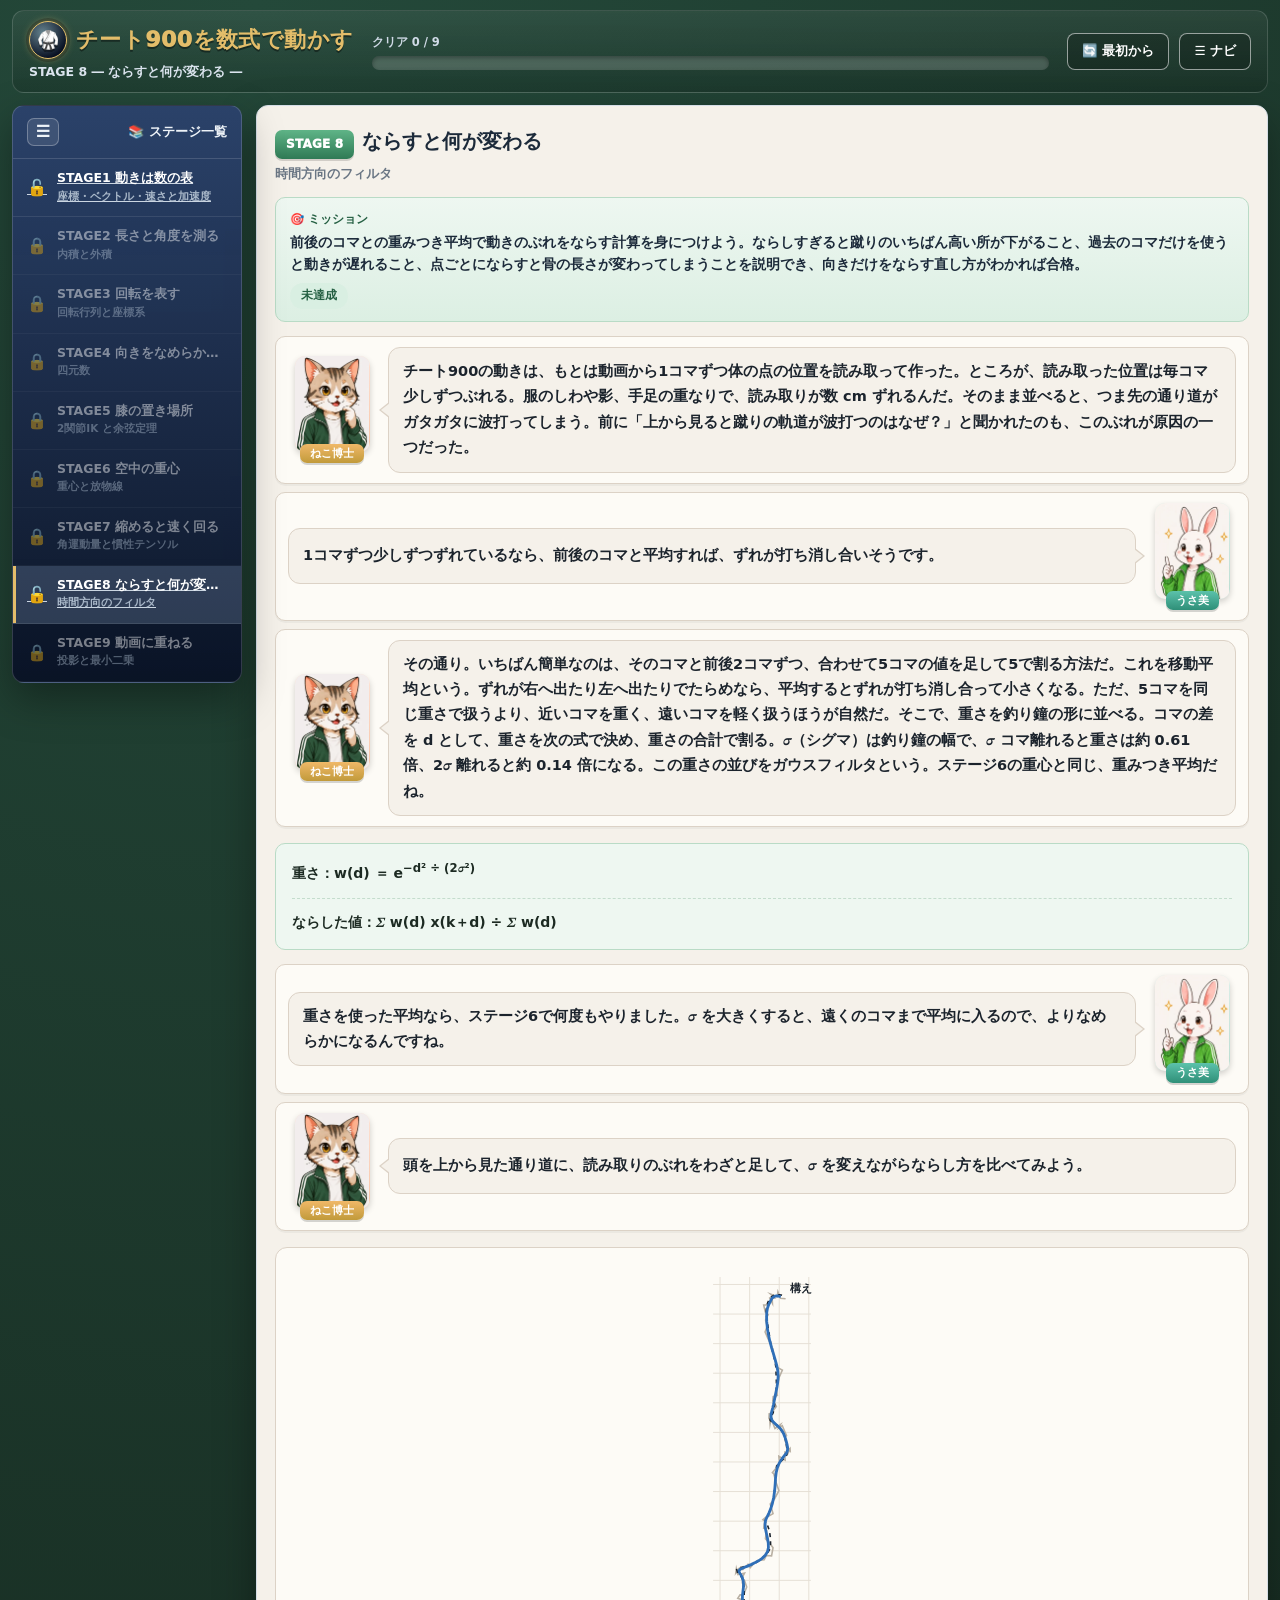
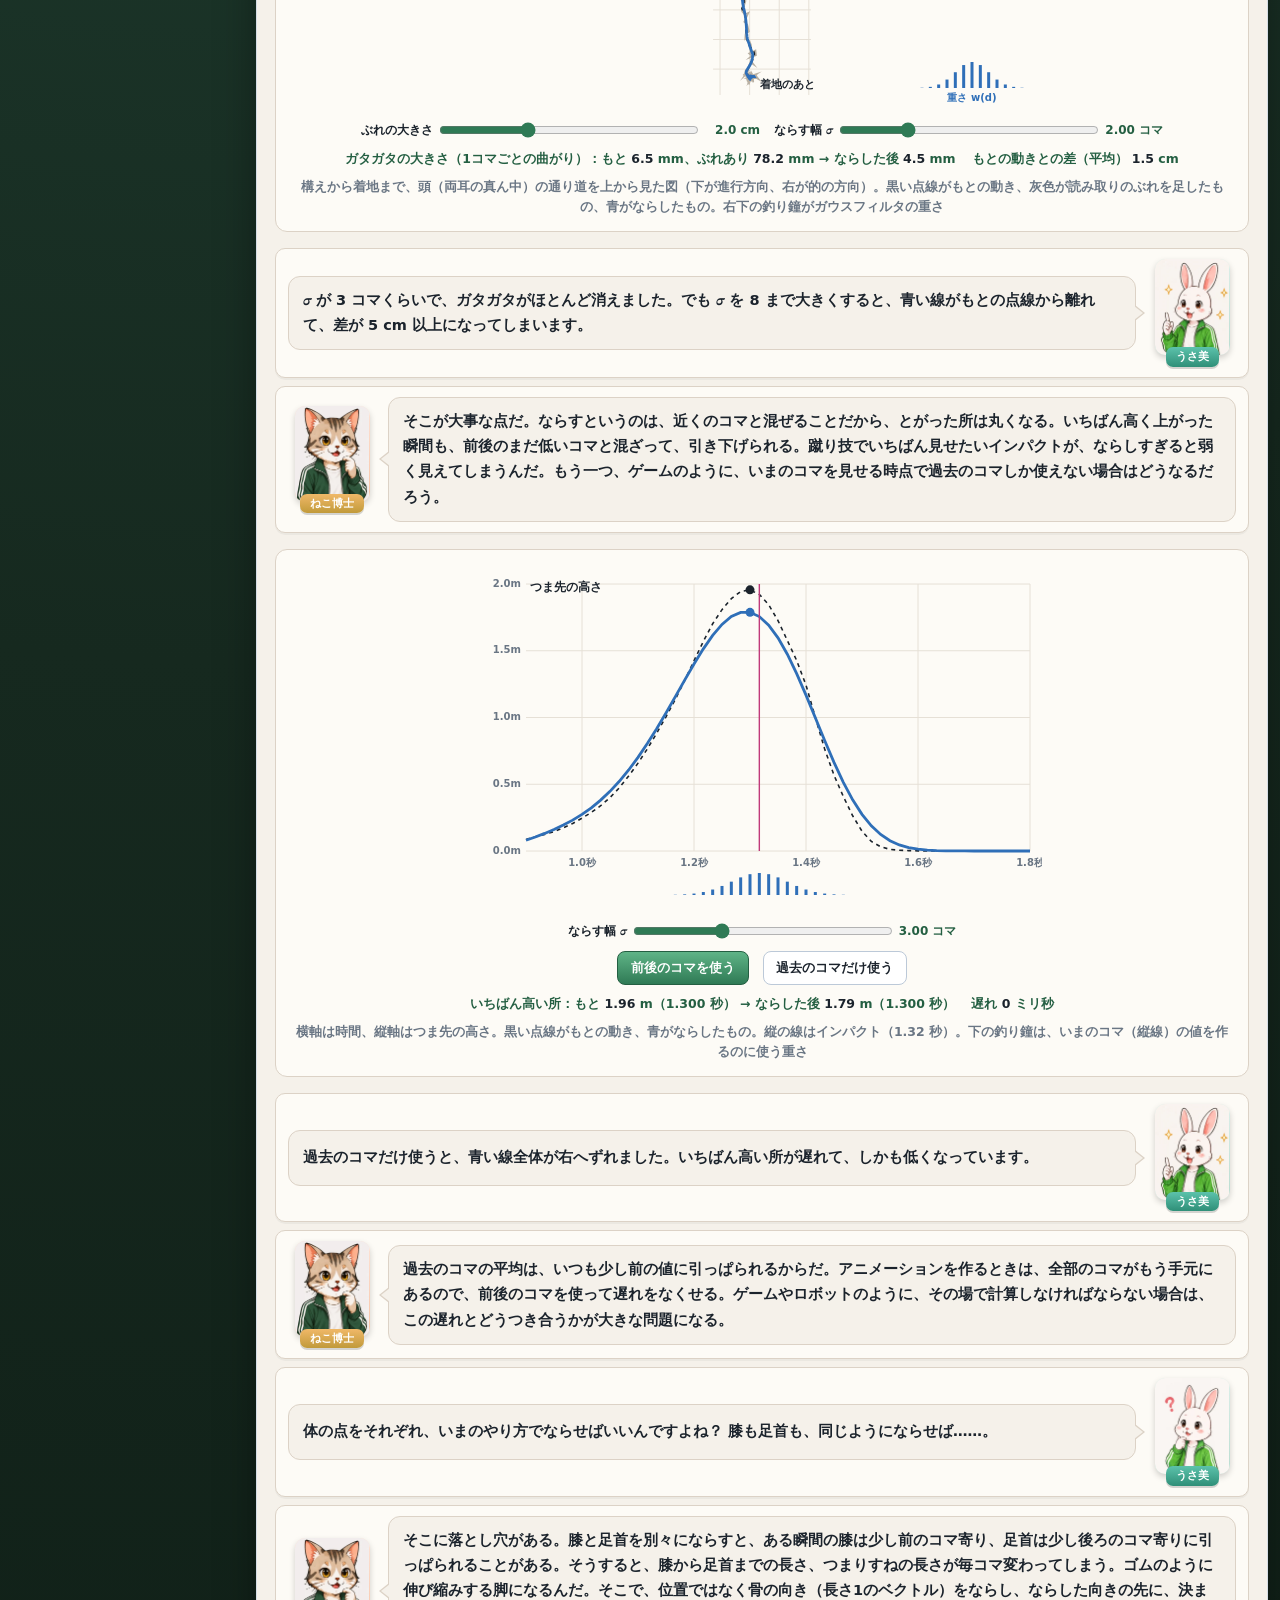
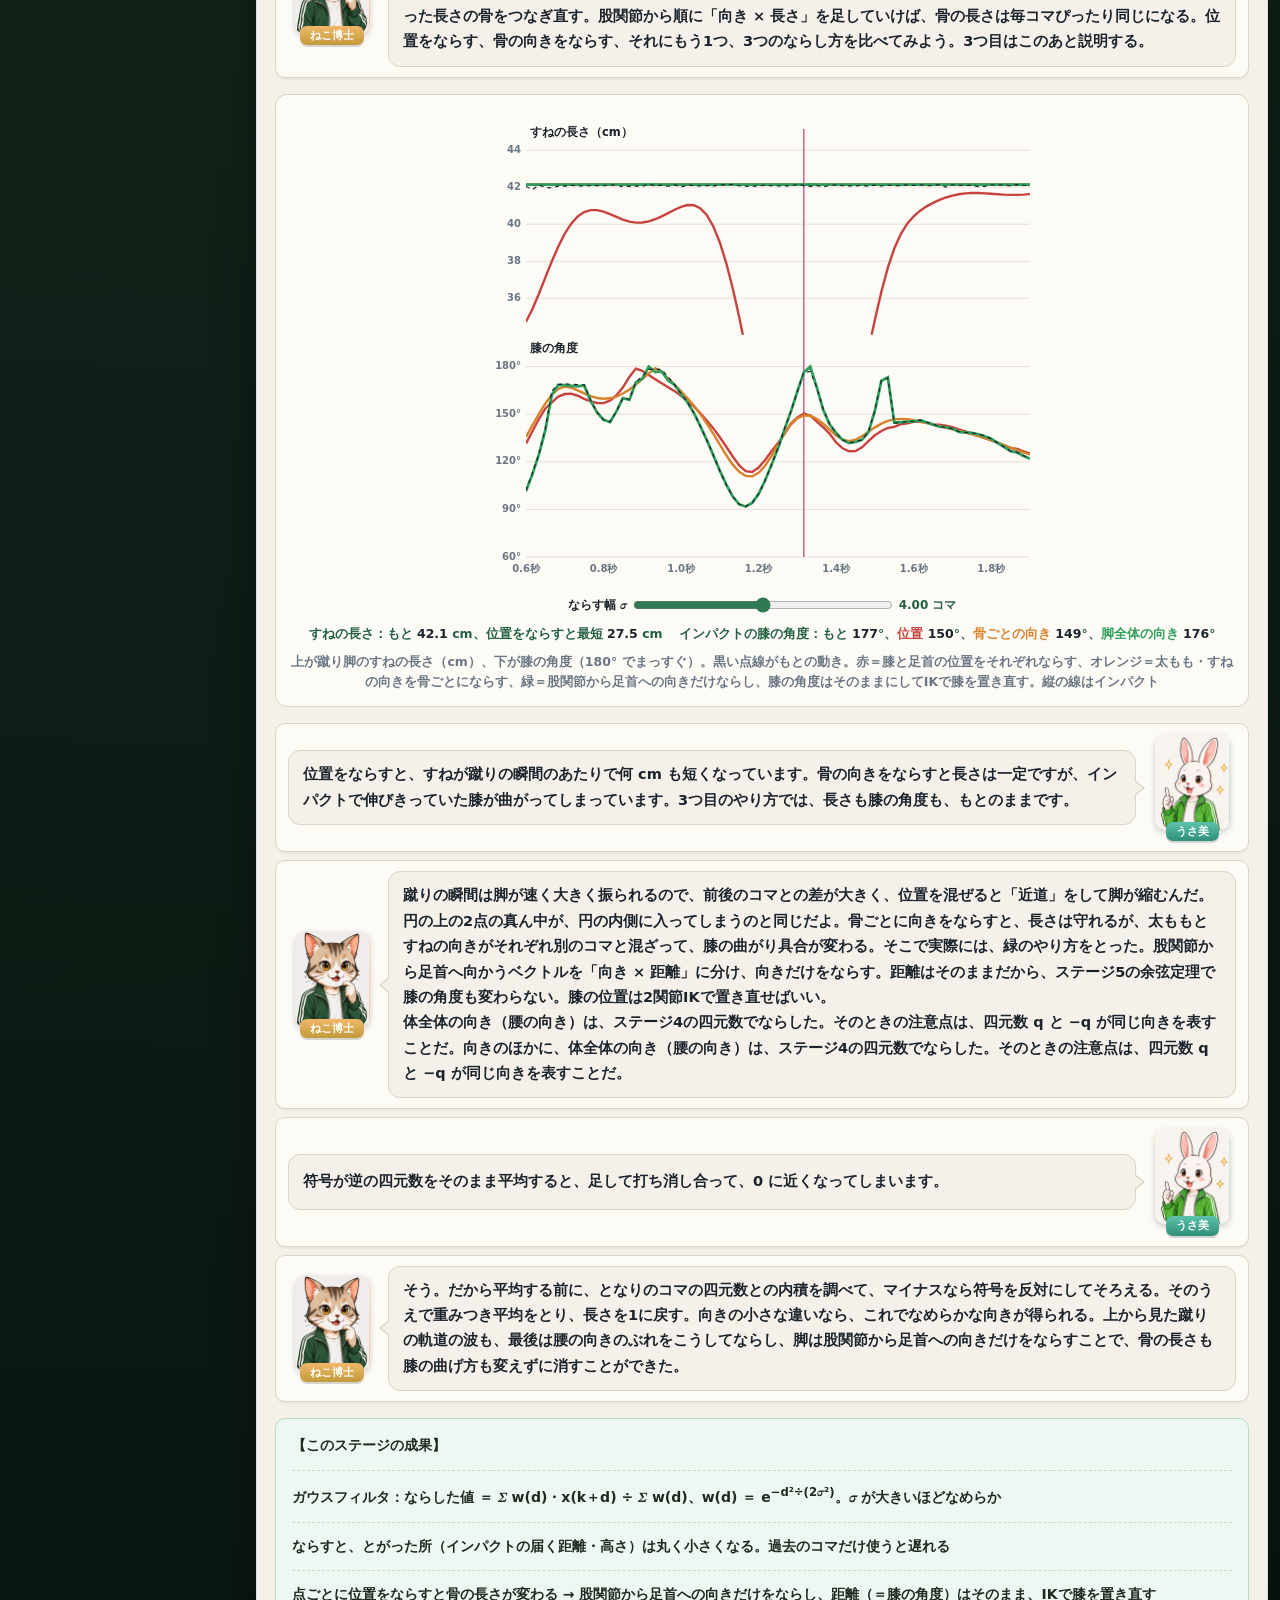
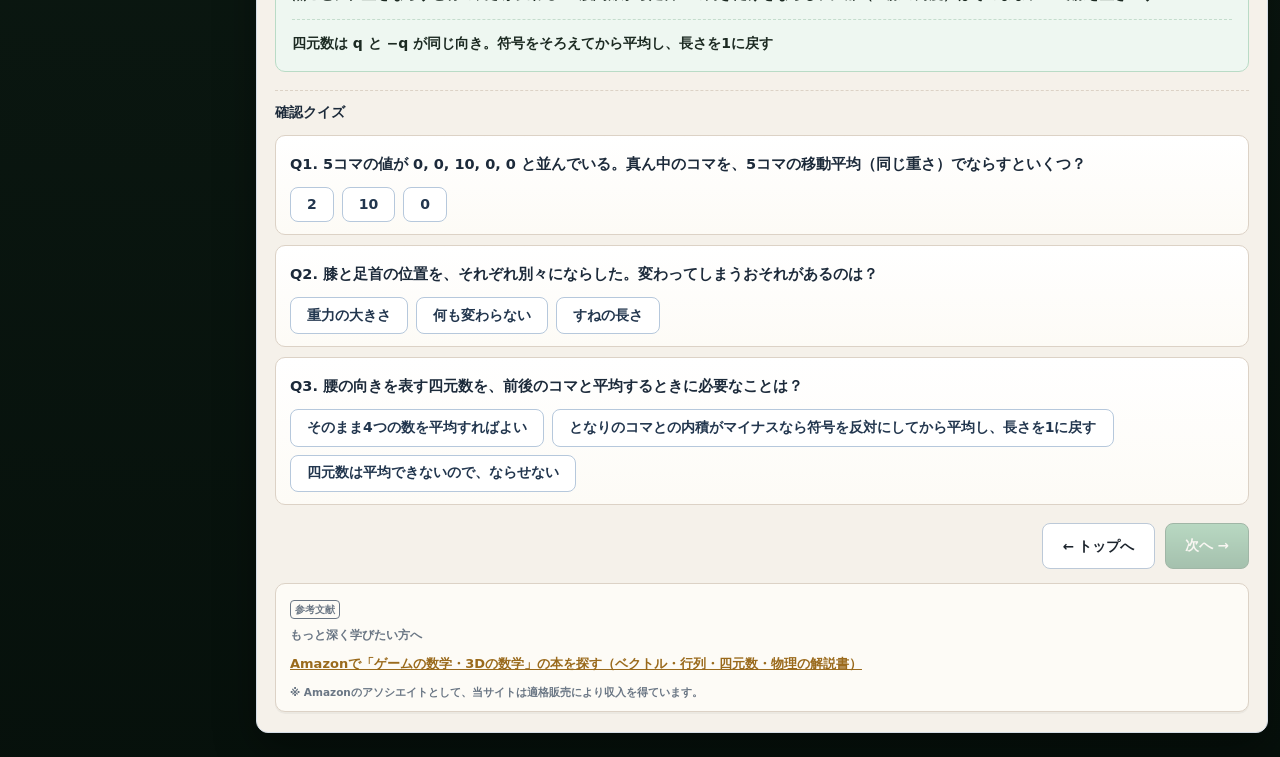
<file: stage8.html>
<!DOCTYPE html>
<html lang="ja">
<head>
<meta charset="UTF-8">
<meta name="viewport" content="width=device-width, initial-scale=1.0">
<meta name="theme-color" content="#16291f">
<!-- Google tag (gtag.js) -->
<script async src="https://www.googletagmanager.com/gtag/js?id=G-9RTQCP2HXM"></script>
<script>
  window.dataLayer = window.dataLayer || [];
  function gtag(){dataLayer.push(arguments);}
  gtag('js', new Date());
  gtag('config', 'G-9RTQCP2HXM');
</script>
<title>STAGE8 ならすと何が変わる（時間方向のフィルタ） ― チート900を数式で動かす</title>
<meta name="description" content="動画から取った動きは毎コマ少しずつぶれている。前後のコマとの重みつき平均（移動平均・ガウスフィルタ）でぶれをならす方法と、その代わりに失うもの（とがった瞬間・遅れ・骨の長さ）、骨の長さを守るために「向き」だけをならす工夫を、チート900のデータで確かめる。">
<link rel="canonical" href="https://physics-engine.habatakijuku.com/stage8">
<meta property="og:type" content="article">
<meta property="og:site_name" content="チート900を数式で動かす">
<meta property="og:locale" content="ja_JP">
<meta property="og:title" content="STAGE8 ならすと何が変わる（時間方向のフィルタ） ― チート900を数式で動かす">
<meta property="og:description" content="動画から取った動きのぶれを、前後のコマとの重みつき平均でならす。ならすと失うもの（ピーク・遅れ・骨の長さ）と、向きだけをならす工夫。">
<meta property="og:url" content="https://physics-engine.habatakijuku.com/stage8">
<meta property="og:image" content="https://physics-engine.habatakijuku.com/images/ogp.png">
<meta property="og:image:width" content="1200">
<meta property="og:image:height" content="630">
<meta property="og:image:alt" content="チート900を数式で動かす：空中で回りながら蹴る棒人間と、角運動量の式 L＝Iω">
<meta name="twitter:card" content="summary_large_image">
<link rel="icon" type="image/png" href="images/favicon.png">
<link rel="apple-touch-icon" href="images/apple-touch-icon.png">
<script type="application/ld+json">
{
  "@context": "https://schema.org",
  "@graph": [
    {
      "@type": "LearningResource",
      "name": "STAGE8 ならすと何が変わる",
      "description": "動画から取った動きは毎コマ少しずつぶれている。前後のコマとの重みつき平均（移動平均・ガウスフィルタ）でぶれをならす方法と、その代わりに失うもの（とがった瞬間・遅れ・骨の長さ）、骨の長さを守るために「向き」だけをならす工夫を、チート900のデータで確かめる。",
      "url": "https://physics-engine.habatakijuku.com/stage8",
      "inLanguage": "ja",
      "learningResourceType": "learning activity",
      "educationalLevel": "中学生以上",
      "isAccessibleForFree": true,
      "position": 8,
      "isPartOf": {
        "@type": "LearningResource",
        "name": "チート900を数式で動かす",
        "url": "https://physics-engine.habatakijuku.com/"
      },
      "author": {
        "@type": "Person",
        "name": "ruglerugle"
      }
    },
    {
      "@type": "BreadcrumbList",
      "itemListElement": [
        {
          "@type": "ListItem",
          "position": 1,
          "name": "チート900を数式で動かす",
          "item": "https://physics-engine.habatakijuku.com/"
        },
        {
          "@type": "ListItem",
          "position": 2,
          "name": "STAGE8 ならすと何が変わる",
          "item": "https://physics-engine.habatakijuku.com/stage8"
        }
      ]
    }
  ]
}
</script>
<link rel="stylesheet" href="design-system.css?v=20261024a">
<style>
  .sim-controls{display:flex;align-items:center;gap:8px 14px;flex-wrap:wrap;justify-content:center;margin-top:10px}
  .sim-controls .btn{font-size:12.5px;padding:.45rem .8rem}
  .sim-controls .btn[aria-pressed="true"]{background:linear-gradient(#5fb487,#2f7a55);border-color:#245f42;color:#fff}
  .sim-controls label{display:inline-flex;align-items:center;gap:6px;font-size:12px;font-weight:800;color:var(--ink)}
  .sim-controls input[type=range]{width:min(260px,60vw);accent-color:#2f7a55}
  .sim-controls output{font-variant-numeric:tabular-nums;min-width:4.6em;text-align:right;color:#245f42}
  .sim-play{padding:6px 16px;border:1px solid var(--line);border-radius:999px;background:var(--paper2);color:var(--ink);font-size:12px;font-weight:800;cursor:pointer}
  .sim-play:hover{background:#fff}
  .cv-wrap{width:100%;max-width:560px;margin-left:auto;margin-right:auto}
  .cv-wrap canvas{display:block;width:100%;height:auto;border-radius:8px}
  .readout{display:flex;flex-wrap:wrap;gap:6px 16px;justify-content:center;margin-top:8px;font-size:12.5px;font-weight:800;color:#245f42;font-variant-numeric:tabular-nums}
  .readout span b{color:var(--ink)}
  .num-table{margin:10px auto 0;border-collapse:collapse;font-size:12px;font-variant-numeric:tabular-nums;max-width:100%}
  .num-table th,.num-table td{border:1px solid var(--line);padding:3px 8px;text-align:right}
  .num-table th{background:var(--paper2);font-weight:900;color:var(--ink)}
  .num-table td.nm{text-align:left;font-weight:800;color:var(--muted)}
  .num-table tr.hl td{background:#fff4d6}
  .tbl-wrap{overflow-x:auto}
  .note-box{background:#fffbe8;border:1px solid #e3d48f;border-radius:10px;padding:12px 14px;margin:12px 0;font-size:13.5px;line-height:1.75;color:#3a3210;font-weight:700}
  .note-box .nb-title{display:block;font-weight:950;margin-bottom:4px;color:#7a5a08}
  .diagram-box svg.box3d{max-width:min(100%,420px)}
  .box3d .e{stroke:#b9b0a3;stroke-width:1.2;fill:none}
  .box3d .eh{stroke:#b9b0a3;stroke-width:1.2;stroke-dasharray:4 4;fill:none}
  .box3d .d1{stroke:#2f7a55;stroke-width:2.4}
  .box3d .d2{stroke:#c8433f;stroke-width:3}
  .box3d .lx{fill:#c8433f;font-size:13px;font-weight:900}
  .box3d .ly{fill:#2f9e5c;font-size:13px;font-weight:900}
  .box3d .lz{fill:#2f6fb8;font-size:13px;font-weight:900}
  .box3d .lb{fill:#1b232c;font-size:12.5px;font-weight:900}
  .box3d .lm{fill:#2f7a55;font-size:12.5px;font-weight:900}

</style>
</head>
<body>
<div class="app-shell side-collapsed" id="app-shell">
  <header class="game-header">
    <div class="brand">
      <div class="brand-title"><a class="head-reset home-badge" href="index.html" title="トップへ" aria-label="トップへ">🥋</a> <span>チート900を数式で動かす</span></div>
      <div class="brand-sub">STAGE 8 ― ならすと何が変わる ―</div>
    </div>
    <div class="head-progress-wrap">
      <div class="head-progress-label" id="progress-label">クリア 0 / 9</div>
      <div class="head-progress" role="progressbar" aria-label="クリア済みステージ数" aria-valuemin="0" aria-valuemax="9" aria-valuenow="0"><div class="head-progress-fill" id="progress-fill" style="width:0%"></div></div>
    </div>
    <div class="header-actions">
      <button class="head-reset" id="btn-reset-all">🔄 最初から</button>
      <button class="head-reset" id="head-nav-toggle" title="ステージ一覧の表示切替">☰ ナビ</button>
    </div>
  </header>
  <div class="game-layout">
    <div class="side-backdrop" id="side-backdrop"></div>
    <aside class="side-panel">
      <div class="side-head">
        <button class="side-toggle" id="sidebar-toggle" title="ステージ一覧の表示切替" aria-label="ステージ一覧の表示切替">☰</button>
        <span class="side-head-text">📚 ステージ一覧</span>
      </div>
      <div class="side-list" id="side-list"></div>
    </aside>
    <main class="main-area">
      <div class="chapter-head">
        <span class="chapter-badge">STAGE 8</span><h1 class="chapter-title">ならすと何が変わる</h1>
        <div class="chapter-sub">時間方向のフィルタ</div>
      </div>
      <div class="mission-box">
        <div class="mission-label">🎯 ミッション</div>
        <div class="mission-text">前後のコマとの<strong>重みつき平均</strong>で動きのぶれをならす計算を身につけよう。ならしすぎると蹴りのいちばん高い所が下がること、過去のコマだけを使うと動きが遅れること、点ごとにならすと骨の長さが変わってしまうことを説明でき、<strong>向きだけをならす</strong>直し方がわかれば合格。</div>
        <span class="mission-status" id="mission-status">未達成</span>
      </div>
      <div class="dialogue-scene">
        <div class="dialog-row">
          <div class="dialog-character">
            <div class="dialog-avatar mentor"><img src="images/cat.webp" width="300" height="386" alt=""></div>
            <div class="dialog-name mentor">ねこ博士</div>
          </div>
          <div class="dialog-bubble">チート900の動きは、もとは動画から1コマずつ体の点の位置を読み取って作った。ところが、読み取った位置は毎コマ少しずつぶれる。服のしわや影、手足の重なりで、読み取りが数 cm ずれるんだ。そのまま並べると、つま先の通り道がガタガタに波打ってしまう。前に「上から見ると蹴りの軌道が波打つのはなぜ？」と聞かれたのも、このぶれが原因の一つだった。</div>
        </div>
        <div class="dialog-row right">
          <div class="dialog-character">
            <div class="dialog-avatar student"><img src="images/rabbit.webp" width="300" height="386" alt="" loading="lazy" decoding="async"></div>
            <div class="dialog-name student">うさ美</div>
          </div>
          <div class="dialog-bubble">1コマずつ少しずつずれているなら、前後のコマと平均すれば、ずれが打ち消し合いそうです。</div>
        </div>
        <div class="dialog-row">
          <div class="dialog-character">
            <div class="dialog-avatar mentor"><img src="images/cat.webp" width="300" height="386" alt="" loading="lazy" decoding="async"></div>
            <div class="dialog-name mentor">ねこ博士</div>
          </div>
          <div class="dialog-bubble">その通り。いちばん簡単なのは、そのコマと前後2コマずつ、合わせて5コマの値を足して5で割る方法だ。これを<strong>移動平均</strong>という。ずれが右へ出たり左へ出たりでたらめなら、平均するとずれが打ち消し合って小さくなる。ただ、5コマを同じ重さで扱うより、近いコマを重く、遠いコマを軽く扱うほうが自然だ。そこで、重さを釣り鐘の形に並べる。コマの差を d として、重さを次の式で決め、重さの合計で割る。σ（シグマ）は釣り鐘の幅で、σ コマ離れると重さは約 0.61 倍、2σ 離れると約 0.14 倍になる。この重さの並びを<strong>ガウスフィルタ</strong>という。ステージ6の重心と同じ、<strong>重みつき平均</strong>だね。</div>
        </div>
      </div>

      <div class="formula-box">
        <span class="step">重さ：<span class="nw">w(d) ＝ e<sup>−d² ÷ (2σ²)</sup></span></span>
        <span class="step">ならした値：<span class="nw">Σ w(d) x(k＋d) ÷ Σ w(d)</span></span>
      </div>

      <div class="dialogue-scene">
        <div class="dialog-row right">
          <div class="dialog-character">
            <div class="dialog-avatar student"><img src="images/rabbit.webp" width="300" height="386" alt="" loading="lazy" decoding="async"></div>
            <div class="dialog-name student">うさ美</div>
          </div>
          <div class="dialog-bubble">重さを使った平均なら、ステージ6で何度もやりました。σ を大きくすると、遠くのコマまで平均に入るので、よりなめらかになるんですね。</div>
        </div>
        <div class="dialog-row">
          <div class="dialog-character">
            <div class="dialog-avatar mentor"><img src="images/cat.webp" width="300" height="386" alt="" loading="lazy" decoding="async"></div>
            <div class="dialog-name mentor">ねこ博士</div>
          </div>
          <div class="dialog-bubble">頭を上から見た通り道に、読み取りのぶれをわざと足して、σ を変えながらならし方を比べてみよう。</div>
        </div>
      </div>

      <div class="diagram-box">
        <div class="cv-wrap"><canvas id="cv1" role="img" aria-label="上から見た頭の通り道。ぶれを足した道すじ（灰色）を、ガウスフィルタでならした道すじ（青）。σを大きくするとなめらかになるが、大きくしすぎると曲がり角が丸まる"></canvas></div>
        <div class="sim-controls">
          <label>ぶれの大きさ <input type="range" id="nz1" min="0" max="0.06" value="0.02" step="0.002"> <output id="nz1o"></output></label>
          <label>ならす幅 σ <input type="range" id="sg1" min="0" max="8" value="2" step="0.25"> <output id="sg1o"></output></label>
        </div>
        <div class="readout" id="ro1"></div>
        <div class="diagram-caption">構えから着地まで、頭（両耳の真ん中）の通り道を上から見た図（下が進行方向、右が的の方向）。黒い点線がもとの動き、灰色が読み取りのぶれを足したもの、青がならしたもの。右下の釣り鐘がガウスフィルタの重さ</div>
      </div>

      <div class="dialogue-scene">
        <div class="dialog-row right">
          <div class="dialog-character">
            <div class="dialog-avatar student"><img src="images/rabbit.webp" width="300" height="386" alt="" loading="lazy" decoding="async"></div>
            <div class="dialog-name student">うさ美</div>
          </div>
          <div class="dialog-bubble">σ が 3 コマくらいで、ガタガタがほとんど消えました。でも σ を 8 まで大きくすると、青い線がもとの点線から離れて、差が 5 cm 以上になってしまいます。</div>
        </div>
        <div class="dialog-row">
          <div class="dialog-character">
            <div class="dialog-avatar mentor"><img src="images/cat.webp" width="300" height="386" alt="" loading="lazy" decoding="async"></div>
            <div class="dialog-name mentor">ねこ博士</div>
          </div>
          <div class="dialog-bubble">そこが大事な点だ。ならすというのは、近くのコマと混ぜることだから、<strong>とがった所は丸くなる</strong>。いちばん高く上がった瞬間も、前後のまだ低いコマと混ざって、引き下げられる。蹴り技でいちばん見せたいインパクトが、ならしすぎると弱く見えてしまうんだ。もう一つ、ゲームのように、いまのコマを見せる時点で<strong>過去のコマしか使えない</strong>場合はどうなるだろう。</div>
        </div>
      </div>

      <div class="diagram-box">
        <div class="cv-wrap"><canvas id="cv2" role="img" aria-label="蹴り脚のつま先の高さの時間変化。前後のコマを使うならし方と、過去のコマだけを使うならし方を比べる。過去だけを使うと、いちばん高い所が遅れて低くなる"></canvas></div>
        <div class="sim-controls">
          <label>ならす幅 σ <input type="range" id="sg2" min="0.5" max="8" value="3" step="0.25"> <output id="sg2o"></output></label>
        </div>
        <div class="sim-controls" id="md2">
          <button class="btn" type="button" data-m="both" aria-pressed="true">前後のコマを使う</button>
          <button class="btn" type="button" data-m="past" aria-pressed="false">過去のコマだけ使う</button>
        </div>
        <div class="readout" id="ro2"></div>
        <div class="diagram-caption">横軸は時間、縦軸はつま先の高さ。黒い点線がもとの動き、青がならしたもの。縦の線はインパクト（1.32 秒）。下の釣り鐘は、いまのコマ（縦線）の値を作るのに使う重さ</div>
      </div>

      <div class="dialogue-scene">
        <div class="dialog-row right">
          <div class="dialog-character">
            <div class="dialog-avatar student"><img src="images/rabbit.webp" width="300" height="386" alt="" loading="lazy" decoding="async"></div>
            <div class="dialog-name student">うさ美</div>
          </div>
          <div class="dialog-bubble">過去のコマだけ使うと、青い線全体が右へずれました。いちばん高い所が遅れて、しかも低くなっています。</div>
        </div>
        <div class="dialog-row">
          <div class="dialog-character">
            <div class="dialog-avatar mentor"><img src="images/cat.webp" width="300" height="386" alt="" loading="lazy" decoding="async"></div>
            <div class="dialog-name mentor">ねこ博士</div>
          </div>
          <div class="dialog-bubble">過去のコマの平均は、いつも少し前の値に引っぱられるからだ。アニメーションを作るときは、全部のコマがもう手元にあるので、前後のコマを使って遅れをなくせる。ゲームやロボットのように、その場で計算しなければならない場合は、この遅れとどうつき合うかが大きな問題になる。</div>
        </div>
        <div class="dialog-row right">
          <div class="dialog-character">
            <div class="dialog-avatar student"><img src="images/rabbitThink.webp" width="300" height="386" alt="" loading="lazy" decoding="async"></div>
            <div class="dialog-name student">うさ美</div>
          </div>
          <div class="dialog-bubble">体の点をそれぞれ、いまのやり方でならせばいいんですよね？ 膝も足首も、同じようにならせば……。</div>
        </div>
        <div class="dialog-row">
          <div class="dialog-character">
            <div class="dialog-avatar mentor"><img src="images/cat.webp" width="300" height="386" alt="" loading="lazy" decoding="async"></div>
            <div class="dialog-name mentor">ねこ博士</div>
          </div>
          <div class="dialog-bubble">そこに落とし穴がある。膝と足首を別々にならすと、ある瞬間の膝は少し前のコマ寄り、足首は少し後ろのコマ寄りに引っぱられることがある。そうすると、膝から足首までの長さ、つまり<strong>すねの長さが毎コマ変わってしまう</strong>。ゴムのように伸び縮みする脚になるんだ。そこで、位置ではなく<strong>骨の向き</strong>（長さ1のベクトル）をならし、ならした向きの先に、決まった長さの骨をつなぎ直す。股関節から順に「向き × 長さ」を足していけば、骨の長さは毎コマぴったり同じになる。位置をならす、骨の向きをならす、それにもう1つ、3つのならし方を比べてみよう。3つ目はこのあと説明する。</div>
        </div>
      </div>

      <div class="diagram-box">
        <div class="cv-wrap"><canvas id="cv3" role="img" aria-label="蹴り脚のすねの長さと膝の角度の時間変化。点ごとに位置をならすと長さが変わり、骨ごとに向きをならすと長さは保たれるが膝の角度が変わる。脚全体の向きだけをならしてIKで膝を決めると、長さも膝の角度も保たれる"></canvas></div>
        <div class="sim-controls">
          <label>ならす幅 σ <input type="range" id="sg3" min="0" max="8" value="4" step="0.25"> <output id="sg3o"></output></label>
        </div>
        <div class="readout" id="ro3"></div>
        <div class="diagram-caption">上が蹴り脚のすねの長さ（cm）、下が膝の角度（180° でまっすぐ）。黒い点線がもとの動き。赤＝膝と足首の位置をそれぞれならす、オレンジ＝太もも・すねの向きを骨ごとにならす、緑＝股関節から足首への向きだけならし、膝の角度はそのままにしてIKで膝を置き直す。縦の線はインパクト</div>
      </div>

      <div class="dialogue-scene">
        <div class="dialog-row right">
          <div class="dialog-character">
            <div class="dialog-avatar student"><img src="images/rabbit.webp" width="300" height="386" alt="" loading="lazy" decoding="async"></div>
            <div class="dialog-name student">うさ美</div>
          </div>
          <div class="dialog-bubble">位置をならすと、すねが蹴りの瞬間のあたりで何 cm も短くなっています。骨の向きをならすと長さは一定ですが、インパクトで伸びきっていた膝が曲がってしまっています。3つ目のやり方では、長さも膝の角度も、もとのままです。</div>
        </div>
        <div class="dialog-row">
          <div class="dialog-character">
            <div class="dialog-avatar mentor"><img src="images/cat.webp" width="300" height="386" alt="" loading="lazy" decoding="async"></div>
            <div class="dialog-name mentor">ねこ博士</div>
          </div>
          <div class="dialog-bubble">蹴りの瞬間は脚が速く大きく振られるので、前後のコマとの差が大きく、位置を混ぜると「近道」をして脚が縮むんだ。円の上の2点の真ん中が、円の内側に入ってしまうのと同じだよ。骨ごとに向きをならすと、長さは守れるが、太ももとすねの向きがそれぞれ別のコマと混ざって、膝の曲がり具合が変わる。そこで実際には、緑のやり方をとった。股関節から足首へ向かうベクトルを「向き × 距離」に分け、<strong>向きだけ</strong>をならす。距離はそのままだから、ステージ5の余弦定理で膝の角度も変わらない。膝の位置は2関節IKで置き直せばいい。<br>体全体の向き（腰の向き）は、ステージ4の四元数でならした。そのときの注意点は、四元数 q と −q が<strong>同じ向き</strong>を表すことだ。向きのほかに、体全体の向き（腰の向き）は、ステージ4の四元数でならした。そのときの注意点は、四元数 q と −q が<strong>同じ向き</strong>を表すことだ。</div>
        </div>
        <div class="dialog-row right">
          <div class="dialog-character">
            <div class="dialog-avatar student"><img src="images/rabbit.webp" width="300" height="386" alt="" loading="lazy" decoding="async"></div>
            <div class="dialog-name student">うさ美</div>
          </div>
          <div class="dialog-bubble">符号が逆の四元数をそのまま平均すると、足して打ち消し合って、0 に近くなってしまいます。</div>
        </div>
        <div class="dialog-row">
          <div class="dialog-character">
            <div class="dialog-avatar mentor"><img src="images/cat.webp" width="300" height="386" alt="" loading="lazy" decoding="async"></div>
            <div class="dialog-name mentor">ねこ博士</div>
          </div>
          <div class="dialog-bubble">そう。だから平均する前に、となりのコマの四元数との内積を調べて、マイナスなら符号を反対にしてそろえる。そのうえで重みつき平均をとり、長さを1に戻す。向きの小さな違いなら、これでなめらかな向きが得られる。上から見た蹴りの軌道の波も、最後は腰の向きのぶれをこうしてならし、脚は股関節から足首への向きだけをならすことで、骨の長さも膝の曲げ方も変えずに消すことができた。</div>
        </div>
      </div>

      <div class="formula-box">
        <span class="step">【このステージの成果】</span>
        <span class="step">ガウスフィルタ：<span class="nw">ならした値 ＝ Σ w(d)・x(k＋d) ÷ Σ w(d)</span>、<span class="nw">w(d) ＝ e<sup>−d²÷(2σ²)</sup></span>。σ が大きいほどなめらか</span>
        <span class="step">ならすと、とがった所（インパクトの届く距離・高さ）は丸く小さくなる。過去のコマだけ使うと遅れる</span>
        <span class="step">点ごとに位置をならすと骨の長さが変わる → 股関節から足首への<strong>向きだけ</strong>をならし、距離（＝膝の角度）はそのまま、IKで膝を置き直す</span>
        <span class="step">四元数は q と −q が同じ向き。<strong>符号をそろえてから</strong>平均し、長さを1に戻す</span>
      </div>

      <h2 class="quiz-head">確認クイズ</h2>
      <div class="quiz-card" data-quiz>
        <p class="quiz-q">Q1. 5コマの値が 0, 0, 10, 0, 0 と並んでいる。真ん中のコマを、5コマの移動平均（同じ重さ）でならすといくつ？</p>
        <div class="choice-list">
          <button class="choice-btn">2</button>
          <button class="choice-btn">10</button>
          <button class="choice-btn">0</button>
        </div>
        <div class="quiz-explain" hidden>正解！ (0＋0＋10＋0＋0) ÷ 5 ＝ 2。1コマだけとがった値は、ならすと大きく下がる。インパクトのような一瞬のピークも同じように小さくなる。</div>
      </div>
      <div class="quiz-card" data-quiz>
        <p class="quiz-q">Q2. 膝と足首の位置を、それぞれ別々にならした。変わってしまうおそれがあるのは？</p>
        <div class="choice-list">
          <button class="choice-btn">重力の大きさ</button>
          <button class="choice-btn">何も変わらない</button>
          <button class="choice-btn">すねの長さ</button>
        </div>
        <div class="quiz-explain" hidden>正解！ 2つの点を別々に平均すると、2点の間の距離は保たれない。骨の向きをならして、決まった長さでつなぎ直せば長さは変わらない。</div>
      </div>
      <div class="quiz-card" data-quiz>
        <p class="quiz-q">Q3. 腰の向きを表す四元数を、前後のコマと平均するときに必要なことは？</p>
        <div class="choice-list">
          <button class="choice-btn">そのまま4つの数を平均すればよい</button>
          <button class="choice-btn">となりのコマとの内積がマイナスなら符号を反対にしてから平均し、長さを1に戻す</button>
          <button class="choice-btn">四元数は平均できないので、ならせない</button>
        </div>
        <div class="quiz-explain" hidden>正解！ q と −q は同じ向きを表すので、符号がばらばらのまま足すと打ち消し合う。符号をそろえてから平均し、長さを1に戻す。</div>
      </div>

      <div class="stage-nav">
        <a class="btn" href="index.html">← トップへ</a>
        <button class="btn btn-primary" id="btn-next" disabled>次へ →</button>
      </div>

      <div id="book-recommend"></div>
    </main>
  </div>
</div>

<script src="js/progress.js?v=20261024a"></script>
<script src="js/motion.js?v=20261024a"></script>
<script src="js/engine.js?v=20261024a"></script>
<script>RQ.initStagePage(8);</script>
<script>
/* 決まった並びの乱数（毎回同じぶれになるように） */
function rng(seed){var s=seed>>>0; return function(){s=(s*1664525+1013904223)>>>0; return s/4294967296;};}
function gauss(r){return Math.sqrt(-2*Math.log(r()+1e-12))*Math.cos(PE.TAU*r());}
/* ガウスフィルタ：arr は数の並び、past＝true なら過去のコマだけ使う */
function gfilt(arr,sg,past){
  if(sg<=0) return arr.slice();
  var R=Math.ceil(3*sg);
  return arr.map(function(_,i){var s=0,w=0; for(var d=-R;d<=(past?0:R);d++){var j=i+d; if(j<0||j>=arr.length) continue; var ww=Math.exp(-d*d/(2*sg*sg)); s+=ww*arr[j]; w+=ww;} return s/w;});
}
function gfilt3(P,sg){var o=[0,1,2].map(function(c){return gfilt(P.map(function(p){return p[c];}),sg);}); return P.map(function(_,i){return [o[0][i],o[1][i],o[2][i]];});}
function bell(ctx,x0,x1,y,h,sg,past,col){
  var R=Math.max(1,Math.ceil(3*Math.max(sg,0.3))), cx=(x0+x1)/2, dx=(x1-x0)/2/Math.max(R,4);
  ctx.strokeStyle=col; ctx.fillStyle=col; ctx.lineWidth=1.6;
  for(var d=-R;d<=(past?0:R);d++){var w=sg>0?Math.exp(-d*d/(2*sg*sg)):(d===0?1:0); ctx.fillRect(cx+d*dx-1.5,y-w*h,3,w*h);}
  PE.text(ctx,cx,y+10,'重さ w(d)',col,10,800);
}
var KICK=[Math.round(PE.M.events.takeoff*PE.fps), Math.round(PE.M.events.landR*PE.fps)+6], IMP=Math.round(PE.M.events.impact*PE.fps);

/* ---------- シミュレータ1：上から見た頭の通り道 ---------- */
(function(){
  var nz=0.02, sg=2, st, a=0, b=PE.N-1;
  var orig=[]; for(var k=a;k<=b;k++) orig.push(PE.mid(PE.P(k,'earR'),PE.P(k,'earL')));
  var r=rng(7), E=orig.map(function(){return [gauss(r),gauss(r),gauss(r)];});
  function rough(arr){var s=0; for(var i=1;i<arr.length-1;i++) s+=PE.len(PE.add(PE.sub(arr[i-1],PE.mul(arr[i],2)),arr[i+1])); return s/(arr.length-2);}
  function draw(st){
    var ctx=st.ctx,W=st.W,H=st.H; ctx.clearRect(0,0,W,H); ctx.fillStyle=PE.C.paper; ctx.fillRect(0,0,W,H);
    var noisy=orig.map(function(p,i){return PE.add(p,PE.mul(E[i],nz));}), sm=gfilt3(noisy,sg);
    var xs=orig.map(function(p){return p[0];}), zs=orig.map(function(p){return p[2];});
    var x0=Math.min.apply(null,xs)-0.15, x1=Math.max.apply(null,xs)+0.15, z0=Math.min.apply(null,zs)-0.2, z1=Math.max.apply(null,zs)+0.2;
    var s=Math.min((W-40)/(z1-z0),(H-30)/(x1-x0)), ox=W/2-(z0+z1)/2*s, oy=H/2-(x0+x1)/2*s;
    var P=function(p){return {x:ox+p[2]*s, y:oy+p[0]*s};};
    ctx.strokeStyle=PE.C.grid; ctx.lineWidth=1; for(var g=Math.ceil(z0*4)/4;g<=z1;g+=0.25){var A=P([x0,0,g]),B=P([x1,0,g]);ctx.beginPath();ctx.moveTo(A.x,A.y);ctx.lineTo(B.x,B.y);ctx.stroke();} for(g=Math.ceil(x0*4)/4;g<=x1;g+=0.25){A=P([g,0,z0]);B=P([g,0,z1]);ctx.beginPath();ctx.moveTo(A.x,A.y);ctx.lineTo(B.x,B.y);ctx.stroke();}
    function path(arr,col,w,dash){ctx.strokeStyle=col; ctx.lineWidth=w; ctx.setLineDash(dash||[]); ctx.beginPath(); arr.forEach(function(p,i){var q=P(p); if(i)ctx.lineTo(q.x,q.y); else ctx.moveTo(q.x,q.y);}); ctx.stroke(); ctx.setLineDash([]);}
    path(noisy,'#b9b0a3',1.6); path(orig,PE.C.ink,1.6,[4,4]); path(sm,PE.C.acc,2.8);
    var q0=P(orig[0]), q1=P(orig[orig.length-1]); PE.text(ctx,q0.x+8,q0.y-6,'構え',PE.C.ink,11,900,'left'); PE.text(ctx,q1.x+8,q1.y+8,'着地のあと',PE.C.ink,11,900,'left');
    bell(ctx,W-120,W-20,H-22,26,sg,false,PE.C.acc);
    var e2=0; sm.forEach(function(p,i){e2+=PE.len(PE.sub(p,orig[i]));});
    document.getElementById('ro1').innerHTML='<span>ガタガタの大きさ（1コマごとの曲がり）：もと <b>'+PE.fmt(rough(orig)*1000,1)+'</b> mm、ぶれあり <b>'+PE.fmt(rough(noisy)*1000,1)+'</b> mm → ならした後 <b>'+PE.fmt(rough(sm)*1000,1)+'</b> mm</span><span>もとの動きとの差（平均） <b>'+PE.fmt(e2/orig.length*100,1)+'</b> cm</span>';
  }
  st=PE.canvas('cv1',0.8,draw);
  PE.bindRange('nz1','nz1o',function(v){return PE.fmt(v*100,1)+' cm';},function(v){nz=v;st.redraw();});
  PE.bindRange('sg1','sg1o',function(v){return PE.fmt(v,2)+' コマ';},function(v){sg=v;st.redraw();});
})();

/* ---------- シミュレータ2：ピークが下がる・遅れる ---------- */
(function(){
  var sg=3, past=false, st, a=Math.round(0.9*PE.fps), b=Math.round(1.8*PE.fps);
  var Y=[]; for(var k=0;k<PE.N;k++) Y.push(PE.P(k,'toeR')[1]);
  function draw(st){
    var ctx=st.ctx,W=st.W,H=st.H; ctx.clearRect(0,0,W,H); ctx.fillStyle=PE.C.paper; ctx.fillRect(0,0,W,H);
    var sm=gfilt(Y,sg,past), L=44,R=W-12,T=20,B=H-60, lo=0, hi=2.0;
    var X=function(k){return L+(R-L)*(k-a)/(b-a);}, Yp=function(v){return B-(B-T)*(v-lo)/(hi-lo);};
    ctx.strokeStyle=PE.C.grid; ctx.lineWidth=1; for(var v=0;v<=2.0001;v+=0.5){ctx.beginPath();ctx.moveTo(L,Yp(v));ctx.lineTo(R,Yp(v));ctx.stroke();PE.text(ctx,L-5,Yp(v),PE.fmt(v,1)+'m',PE.C.muted,10,700,'right');}
    for(var t=1.0;t<=1.8001;t+=0.2){ctx.beginPath();ctx.moveTo(X(t*PE.fps),T);ctx.lineTo(X(t*PE.fps),B);ctx.stroke();PE.text(ctx,X(t*PE.fps),B+12,PE.fmt(t,1)+'秒',PE.C.muted,10,700);}
    function line(arr,col,w,dash){ctx.strokeStyle=col; ctx.lineWidth=w; ctx.setLineDash(dash||[]); ctx.beginPath(); for(var k=a;k<=b;k++){var q={x:X(k),y:Yp(arr[k])}; if(k>a)ctx.lineTo(q.x,q.y); else ctx.moveTo(q.x,q.y);} ctx.stroke(); ctx.setLineDash([]);}
    line(Y,PE.C.ink,1.6,[4,4]); line(sm,PE.C.acc,2.8);
    ctx.strokeStyle=PE.C.com; ctx.lineWidth=1.4; ctx.beginPath(); ctx.moveTo(X(IMP),T); ctx.lineTo(X(IMP),B); ctx.stroke();
    var pk=function(arr){var m=a; for(var k=a;k<=b;k++) if(arr[k]>arr[m]) m=k; return m;}, p0=pk(Y), p1=pk(sm);
    [[p0,Y,PE.C.ink],[p1,sm,PE.C.acc]].forEach(function(e){ctx.fillStyle=e[2]; ctx.beginPath(); ctx.arc(X(e[0]),Yp(e[1][e[0]]),4.5,0,PE.TAU); ctx.fill();});
    /* 釣り鐘：インパクトのコマの値を作る重さ */
    var R3=Math.ceil(3*sg), dx=(X(1)-X(0)), y0=H-16;
    ctx.fillStyle=PE.C.acc; for(var d=-R3;d<=(past?0:R3);d++){var w=Math.exp(-d*d/(2*sg*sg)); ctx.fillRect(X(IMP+d)-1.5,y0-w*22,3,w*22);}
    PE.text(ctx,L+4,T+4,'つま先の高さ',PE.C.ink,11.5,900,'left');
    document.getElementById('ro2').innerHTML='<span>いちばん高い所：もと <b>'+PE.fmt(Y[p0],2)+'</b> m（'+PE.fmt(p0/PE.fps,3)+' 秒） → ならした後 <b>'+PE.fmt(sm[p1],2)+'</b> m（'+PE.fmt(p1/PE.fps,3)+' 秒）</span><span>遅れ <b>'+PE.fmt((p1-p0)/PE.fps*1000,0)+'</b> ミリ秒</span>';
  }
  st=PE.canvas('cv2',0.62,draw);
  PE.bindRange('sg2','sg2o',function(v){return PE.fmt(v,2)+' コマ';},function(v){sg=v;st.redraw();});
  document.querySelectorAll('#md2 .btn').forEach(function(btn){btn.addEventListener('click',function(){past=btn.getAttribute('data-m')==='past'; document.querySelectorAll('#md2 .btn').forEach(function(x){x.setAttribute('aria-pressed',x===btn?'true':'false');}); st.redraw();});});
})();

/* ---------- シミュレータ3：すねの長さと膝の角度 ---------- */
(function(){
  var sg=4, st, a=Math.round(0.6*PE.fps), b=Math.round(1.9*PE.fps), H_=[],K=[],A=[];
  for(var k=0;k<PE.N;k++){H_.push(PE.P(k,'hipR')); K.push(PE.P(k,'kneeR')); A.push(PE.P(k,'ankleR'));}
  var L1=PE.len(PE.sub(K[0],H_[0])), L2=PE.len(PE.sub(A[0],K[0]));
  var ang=function(h,kq,aq){return PE.deg(Math.acos(Math.max(-1,Math.min(1,PE.dot(PE.norm(PE.sub(h,kq)),PE.norm(PE.sub(aq,kq)))))));};
  function draw(st){
    var ctx=st.ctx,W=st.W,H=st.H; ctx.clearRect(0,0,W,H); ctx.fillStyle=PE.C.paper; ctx.fillRect(0,0,W,H);
    /* (1) 位置をならす */
    var Kp=gfilt3(K,sg), Ap=gfilt3(A,sg);
    /* (2) 骨ごとに向きをならす */
    var u1=gfilt3(K.map(function(q,i){return PE.norm(PE.sub(q,H_[i]));}),sg).map(PE.norm);
    var u2=gfilt3(A.map(function(q,i){return PE.norm(PE.sub(q,K[i]));}),sg).map(PE.norm);
    var Kb=H_.map(function(h,i){return PE.add(h,PE.mul(u1[i],L1));}), Ab=Kb.map(function(q,i){return PE.add(q,PE.mul(u2[i],L2));});
    /* (3) 股関節→足首の向きだけならし、距離はそのまま（膝はIKで置き直す） */
    var Kc=[],Ac=[], uL=gfilt3(A.map(function(q,i){return PE.norm(PE.sub(q,H_[i]));}),sg).map(PE.norm);
    for(var i=0;i<PE.N;i++){
      var u0=PE.norm(PE.sub(A[i],H_[i])), d=PE.len(PE.sub(A[i],H_[i])), u=uL[i], hk=PE.sub(K[i],H_[i]);
      var n=PE.sub(hk,PE.mul(u0,PE.dot(hk,u0)));            /* 膝が出ている向き（脚の線に直角な成分） */
      n=PE.norm(PE.sub(n,PE.mul(u,PE.dot(n,u))));           /* ならした向きに直角になるよう直す */
      var x=(L1*L1-L2*L2+d*d)/(2*d), h=Math.sqrt(Math.max(0,L1*L1-x*x));
      Kc.push(PE.add(H_[i],PE.add(PE.mul(u,x),PE.mul(n,h)))); Ac.push(PE.add(H_[i],PE.mul(u,d)));
    }
    var M=[[Kp,Ap,PE.C.ng,2.4],[Kb,Ab,'#d9822b',2.4],[Kc,Ac,PE.C.ok,2.8],[K,A,PE.C.ink,1.2,[4,4]]];
    var Lf=44,R=W-12,T1=20,B1=H*0.47,T2=H*0.47+26,B2=H-28;
    var X=function(k){return Lf+(R-Lf)*(k-a)/(b-a);};
    var lo1=(L2-0.08)*100, hi1=(L2+0.03)*100, Y1=function(v){return B1-(B1-T1)*(v*100-lo1)/(hi1-lo1);}, Y2=function(v){return B2-(B2-T2)*(v-60)/(185-60);};
    ctx.strokeStyle=PE.C.grid; ctx.lineWidth=1;
    for(var v=Math.ceil(lo1/2)*2;v<=hi1;v+=2){var y=Y1(v/100);ctx.beginPath();ctx.moveTo(Lf,y);ctx.lineTo(R,y);ctx.stroke();PE.text(ctx,Lf-5,y,v,PE.C.muted,10,700,'right');}
    [60,90,120,150,180].forEach(function(v){var y=Y2(v);ctx.beginPath();ctx.moveTo(Lf,y);ctx.lineTo(R,y);ctx.stroke();PE.text(ctx,Lf-5,y,v+'°',PE.C.muted,10,700,'right');});
    for(var t=0.6;t<=1.9001;t+=0.2){PE.text(ctx,X(t*PE.fps),B2+12,PE.fmt(t,1)+'秒',PE.C.muted,10,700);}
    ctx.strokeStyle=PE.C.com; ctx.lineWidth=1.2; ctx.beginPath(); ctx.moveTo(X(IMP),T1); ctx.lineTo(X(IMP),B2); ctx.stroke();
    function line(f,Y,T,B,col,w,dash){ctx.save(); ctx.beginPath(); ctx.rect(Lf,T-2,R-Lf,B-T+4); ctx.clip(); ctx.strokeStyle=col; ctx.lineWidth=w; ctx.setLineDash(dash||[]); ctx.beginPath(); for(var k=a;k<=b;k++){var y=Y(f(k)); if(k>a)ctx.lineTo(X(k),y); else ctx.moveTo(X(k),y);} ctx.stroke(); ctx.restore();}
    M.forEach(function(m){line(function(k){return PE.len(PE.sub(m[1][k],m[0][k]));},Y1,T1,B1,m[2],m[3],m[4]); line(function(k){return ang(H_[k],m[0][k],m[1][k]);},Y2,T2,B2,m[2],m[3],m[4]);});
    PE.text(ctx,Lf+4,T1+4,'すねの長さ（cm）',PE.C.ink,11.5,900,'left'); PE.text(ctx,Lf+4,T2-10,'膝の角度',PE.C.ink,11.5,900,'left');
    var mn=Infinity; for(var k=a;k<=b;k++) mn=Math.min(mn,PE.len(PE.sub(Ap[k],Kp[k])));
    document.getElementById('ro3').innerHTML='<span>すねの長さ：もと <b>'+PE.fmt(L2*100,1)+'</b> cm、位置をならすと最短 <b>'+PE.fmt(mn*100,1)+'</b> cm</span><span>インパクトの膝の角度：もと <b>'+PE.fmt(ang(H_[IMP],K[IMP],A[IMP]),0)+'</b>°、<span style="color:'+PE.C.ng+'">位置</span> <b>'+PE.fmt(ang(H_[IMP],Kp[IMP],Ap[IMP]),0)+'</b>°、<span style="color:#d9822b">骨ごとの向き</span> <b>'+PE.fmt(ang(H_[IMP],Kb[IMP],Ab[IMP]),0)+'</b>°、<span style="color:'+PE.C.ok+'">脚全体の向き</span> <b>'+PE.fmt(ang(H_[IMP],Kc[IMP],Ac[IMP]),0)+'</b>°</span>';
  }
  st=PE.canvas('cv3',0.85,draw);
  PE.bindRange('sg3','sg3o',function(v){return PE.fmt(v,2)+' コマ';},function(v){sg=v;st.redraw();});
})();
</script>
<script src="https://my.habatakijuku.com/sync.js" defer></script>
</body>
</html>
</file>
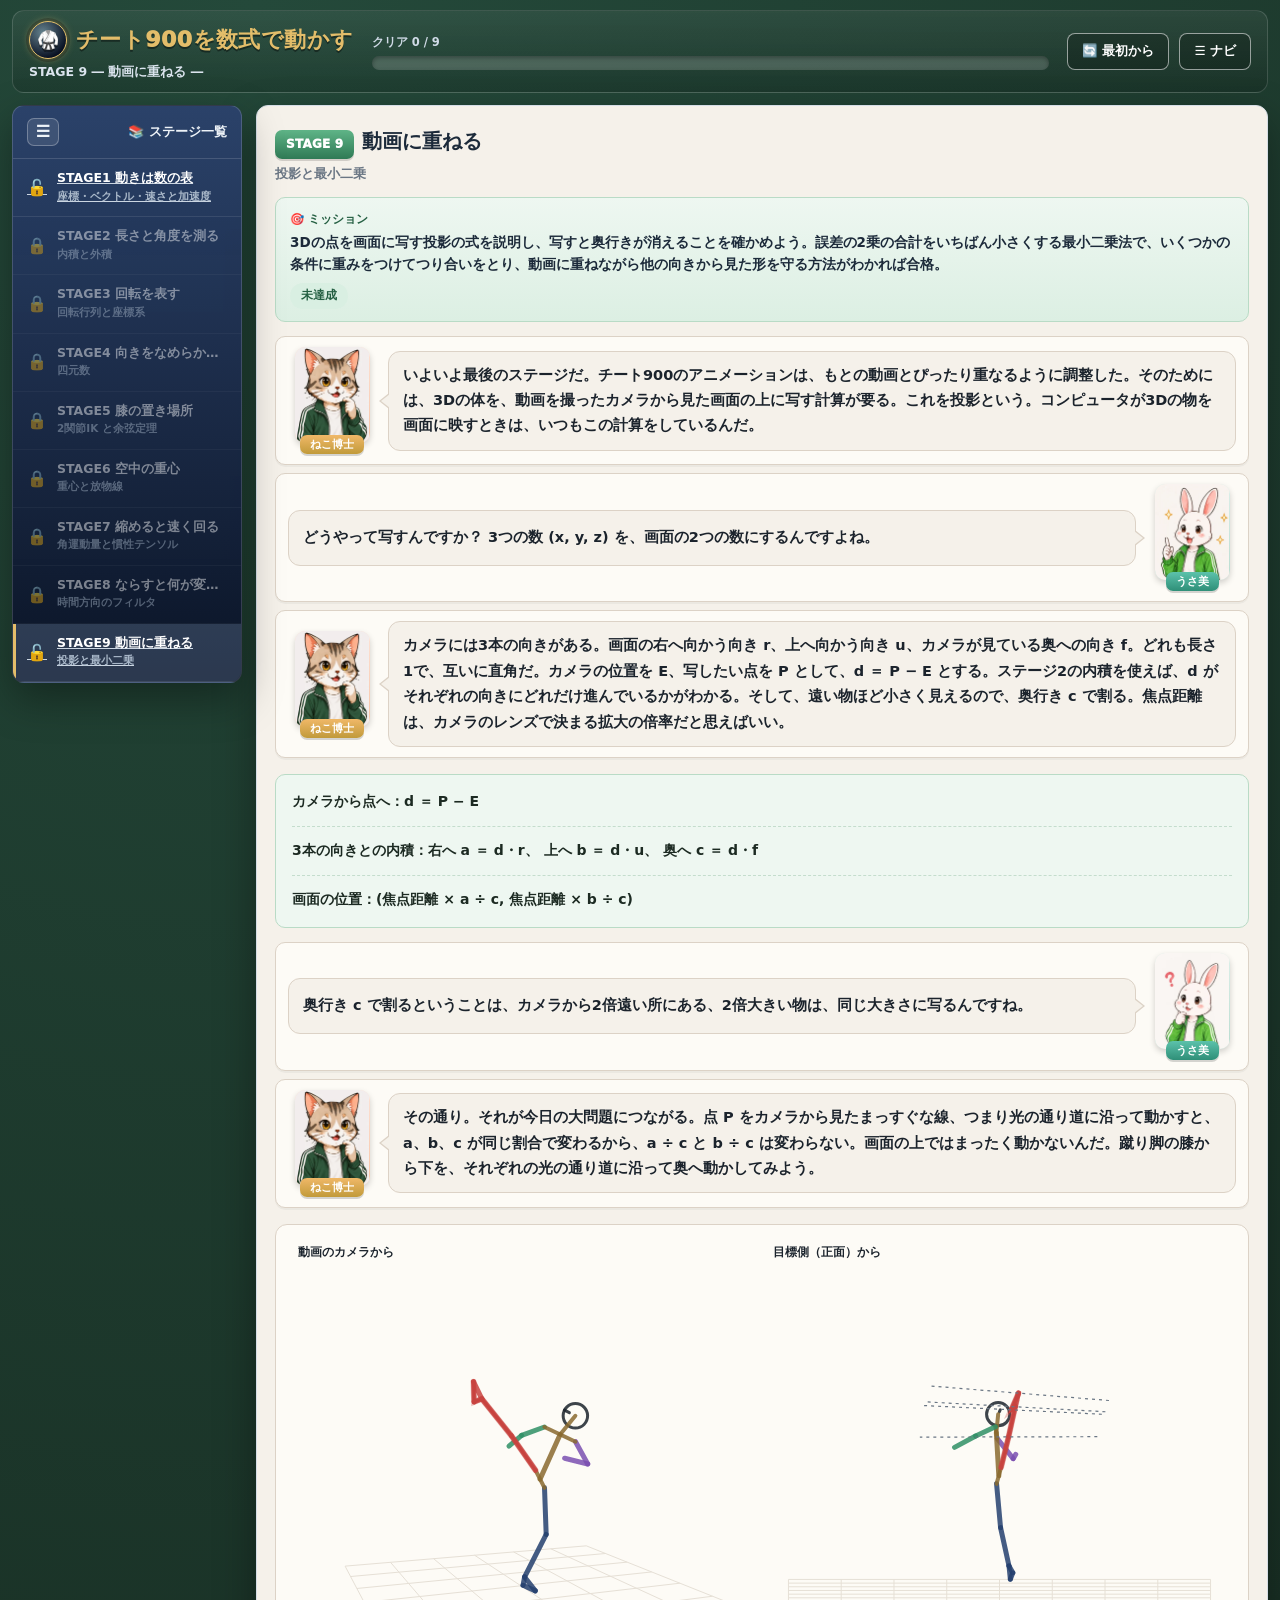
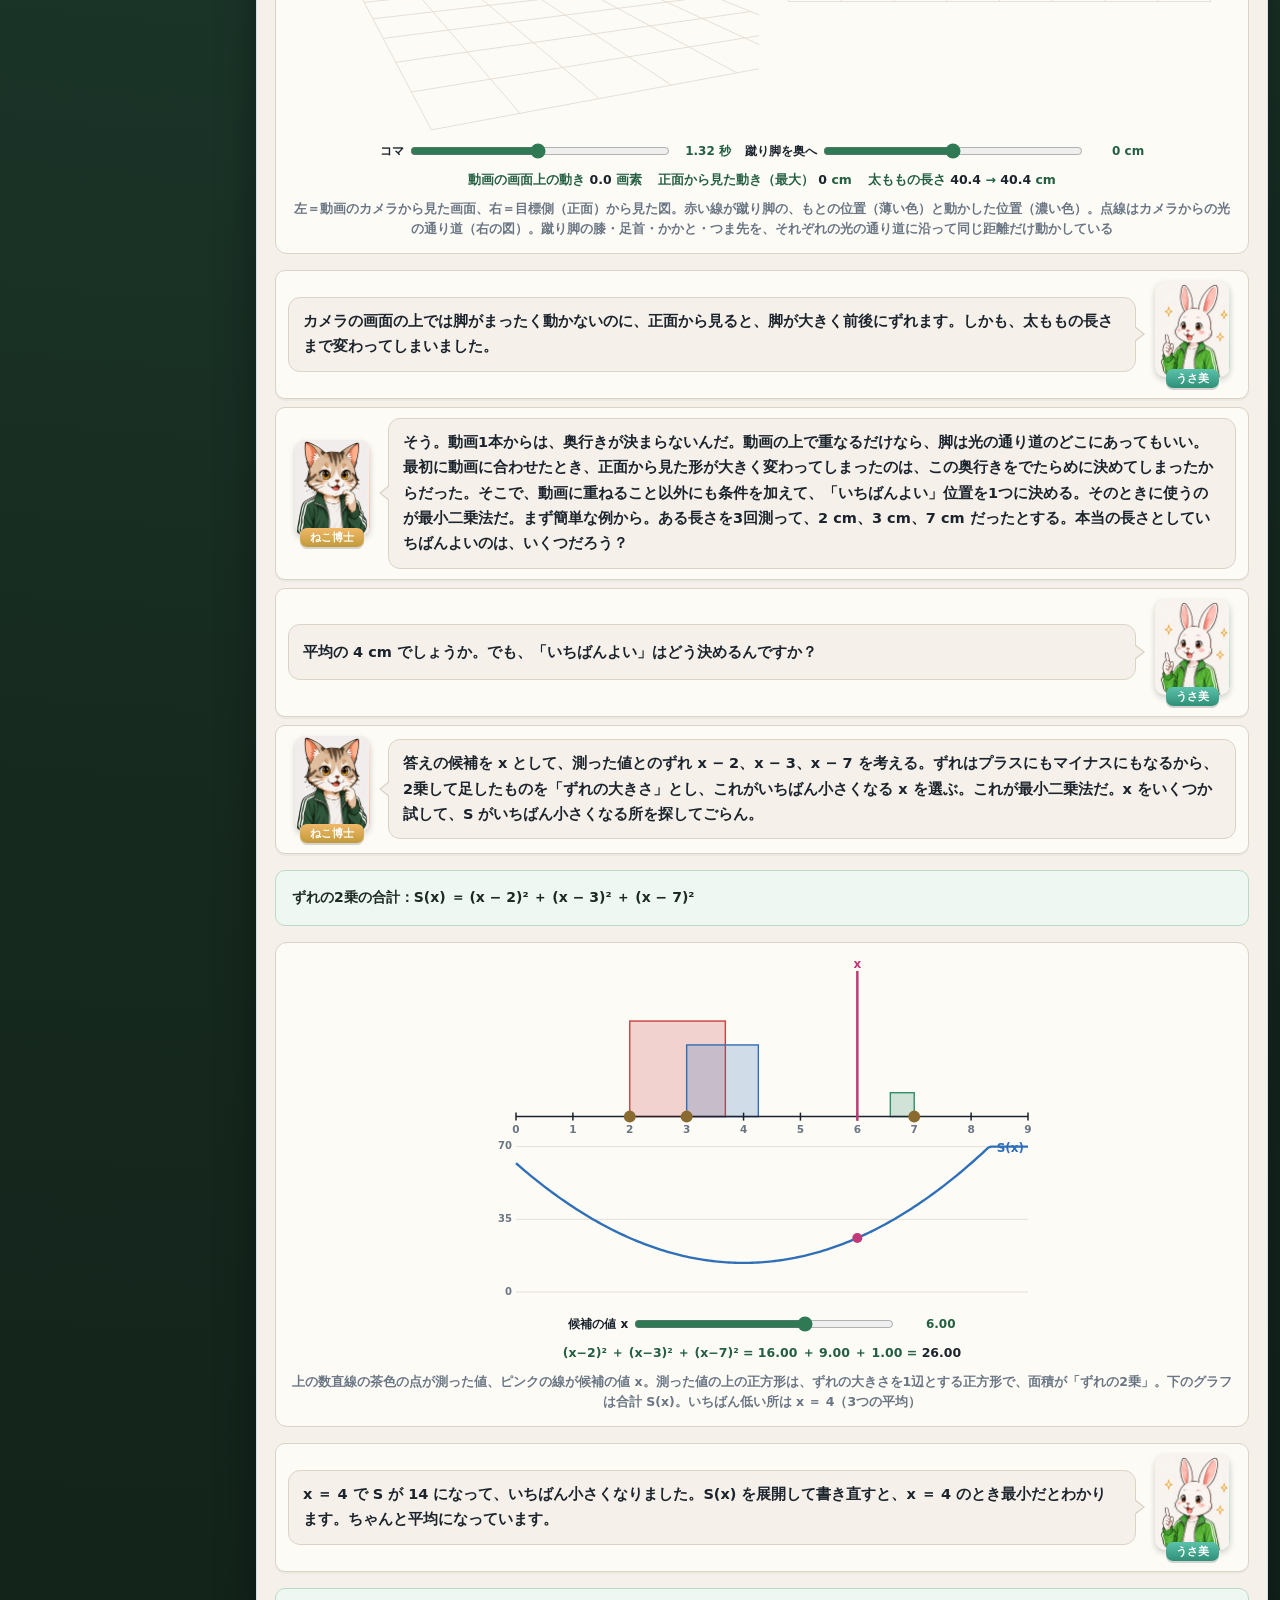
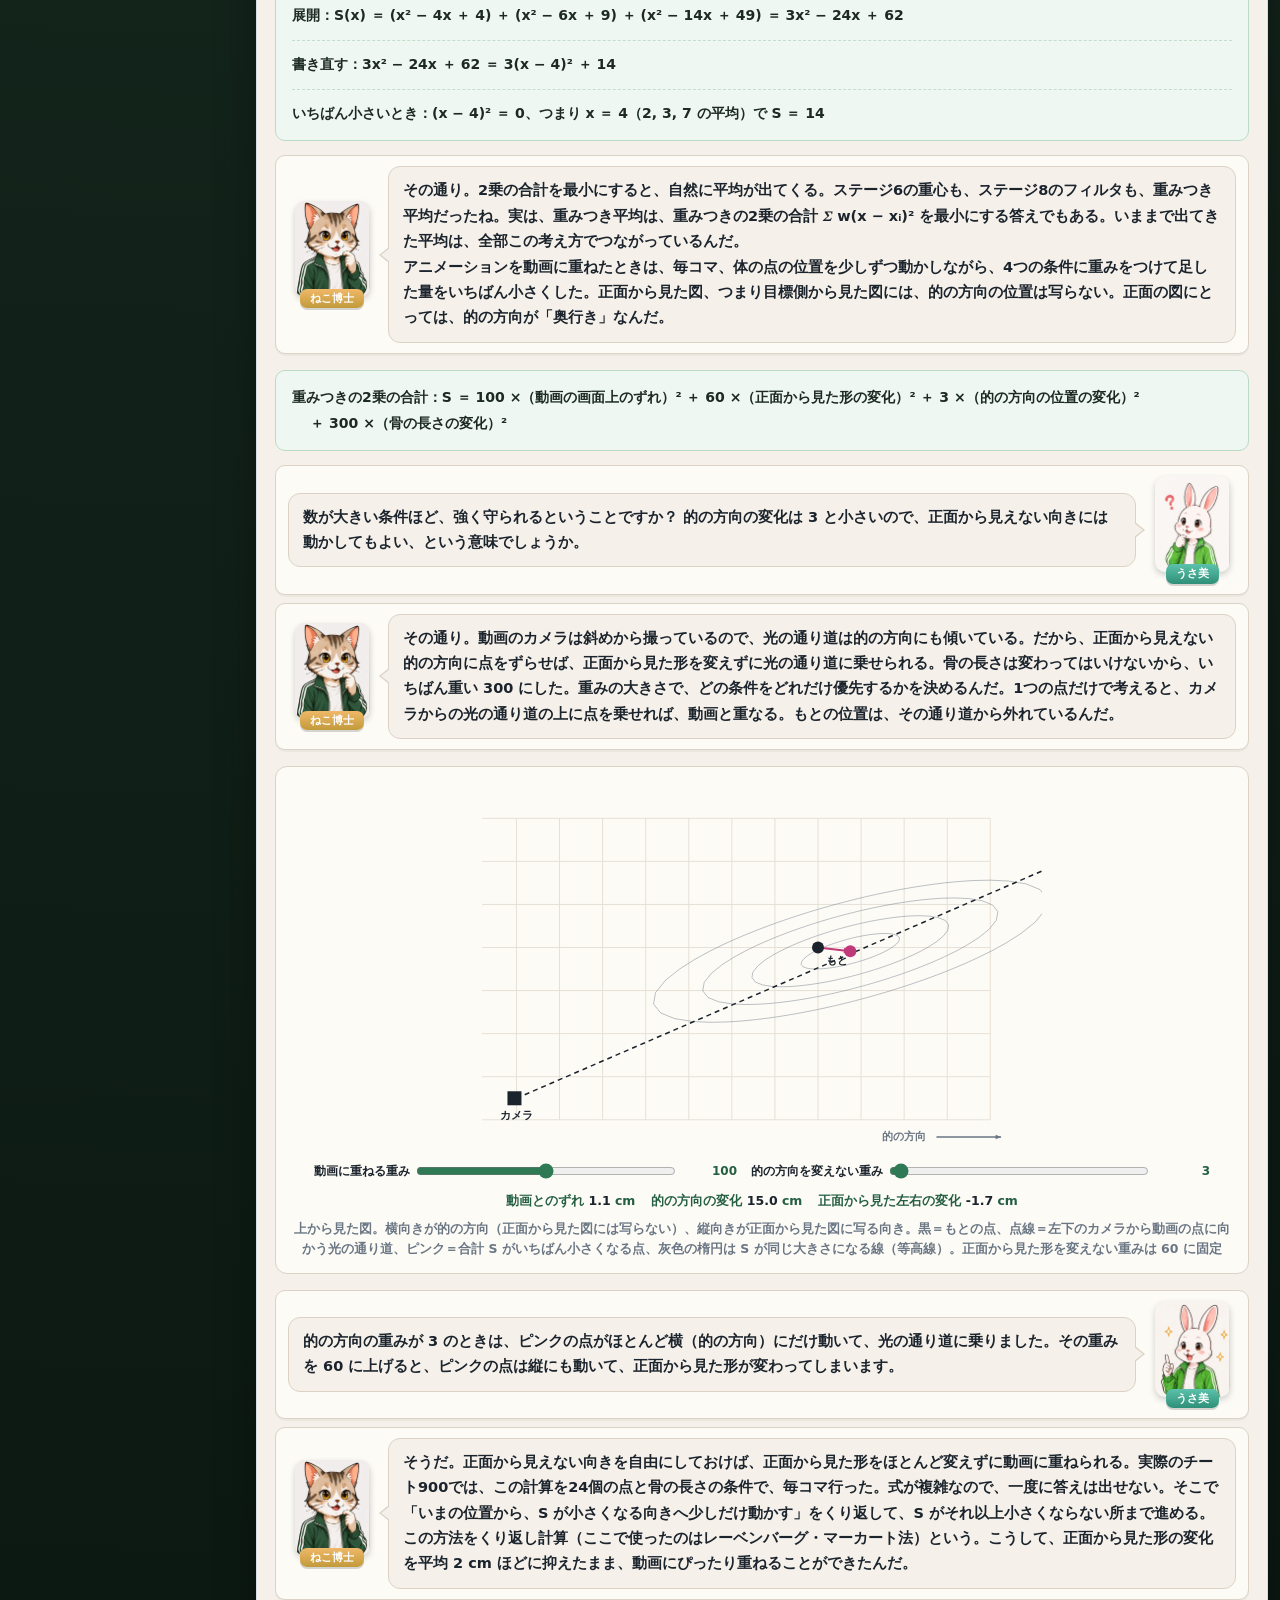
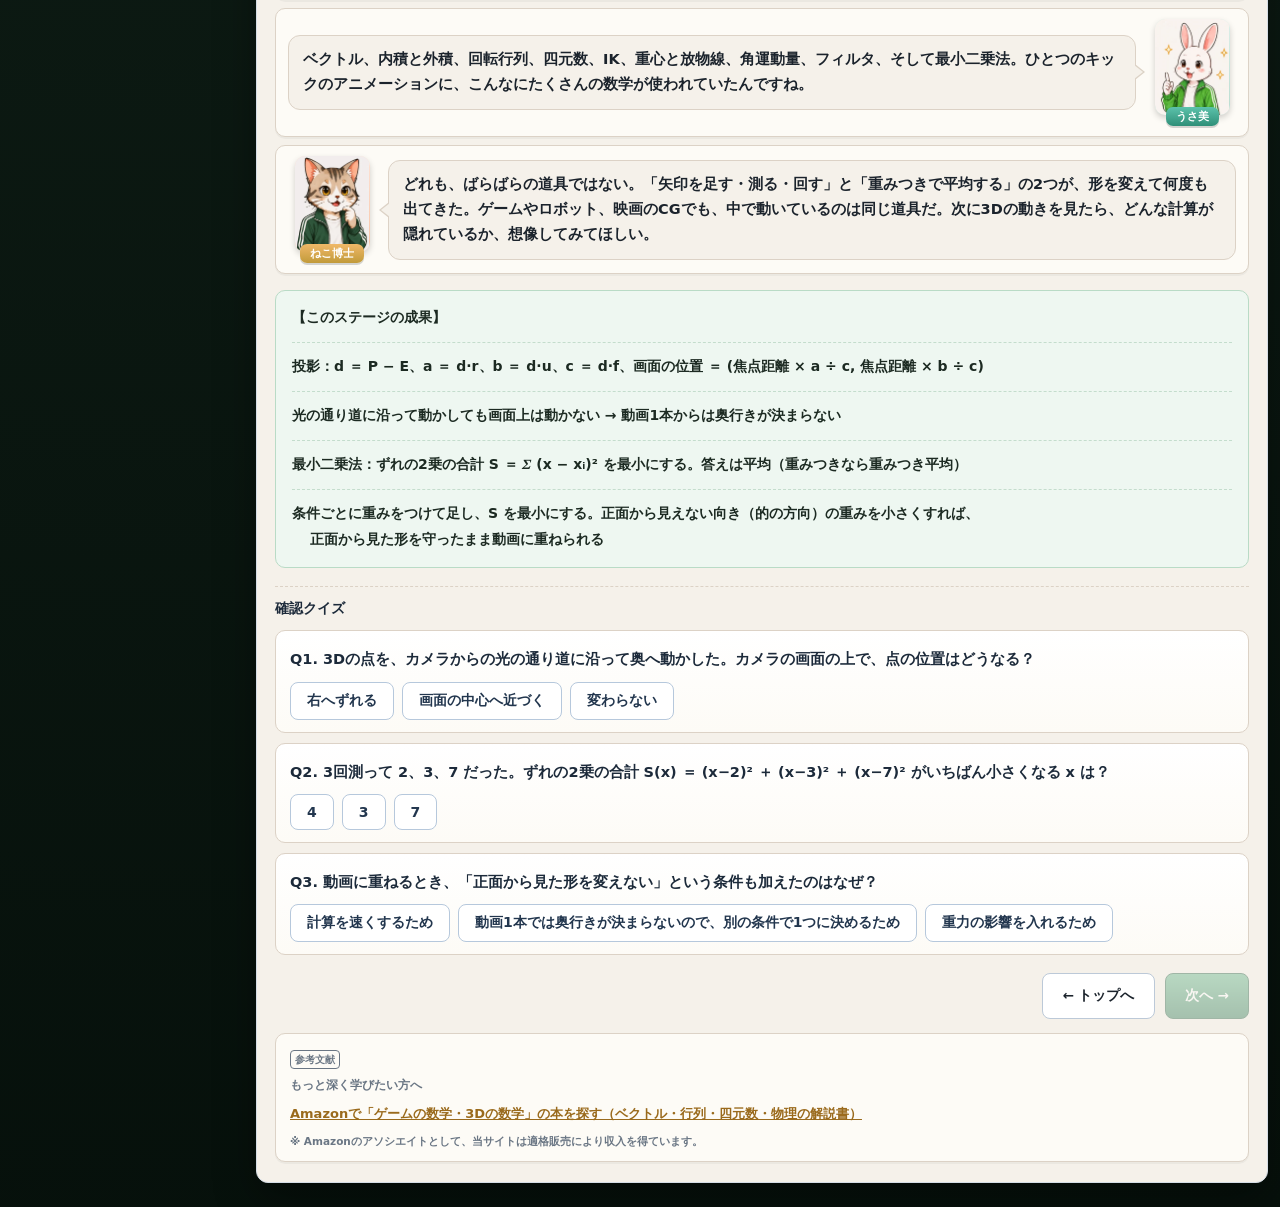
<file: stage9.html>
<!DOCTYPE html>
<html lang="ja">
<head>
<meta charset="UTF-8">
<meta name="viewport" content="width=device-width, initial-scale=1.0">
<meta name="theme-color" content="#16291f">
<!-- Google tag (gtag.js) -->
<script async src="https://www.googletagmanager.com/gtag/js?id=G-9RTQCP2HXM"></script>
<script>
  window.dataLayer = window.dataLayer || [];
  function gtag(){dataLayer.push(arguments);}
  gtag('js', new Date());
  gtag('config', 'G-9RTQCP2HXM');
</script>
<title>STAGE9 動画に重ねる（投影と最小二乗） ― チート900を数式で動かす</title>
<meta name="description" content="3Dの体を動画の画面に写す「投影」は、カメラの向きの3本のベクトルとの内積と、奥行きで割る計算。写すと奥行きが消えるので、動画1本からは奥行きが決まらない。誤差の2乗の合計をいちばん小さくする「最小二乗法」と、重みをつけた条件で、動画に重ねつつ他の向きから見た形を守る方法を学ぶ。">
<link rel="canonical" href="https://physics-engine.habatakijuku.com/stage9">
<meta property="og:type" content="article">
<meta property="og:site_name" content="チート900を数式で動かす">
<meta property="og:locale" content="ja_JP">
<meta property="og:title" content="STAGE9 動画に重ねる（投影と最小二乗） ― チート900を数式で動かす">
<meta property="og:description" content="3Dを画面に写す投影と、消えてしまう奥行き。誤差の2乗の合計を最小にする最小二乗法と、重みつきの条件で動画に重ねる方法。">
<meta property="og:url" content="https://physics-engine.habatakijuku.com/stage9">
<meta property="og:image" content="https://physics-engine.habatakijuku.com/images/ogp.png">
<meta property="og:image:width" content="1200">
<meta property="og:image:height" content="630">
<meta property="og:image:alt" content="チート900を数式で動かす：空中で回りながら蹴る棒人間と、角運動量の式 L＝Iω">
<meta name="twitter:card" content="summary_large_image">
<link rel="icon" type="image/png" href="images/favicon.png">
<link rel="apple-touch-icon" href="images/apple-touch-icon.png">
<script type="application/ld+json">
{
  "@context": "https://schema.org",
  "@graph": [
    {
      "@type": "LearningResource",
      "name": "STAGE9 動画に重ねる",
      "description": "3Dの体を動画の画面に写す「投影」は、カメラの向きの3本のベクトルとの内積と、奥行きで割る計算。写すと奥行きが消えるので、動画1本からは奥行きが決まらない。誤差の2乗の合計をいちばん小さくする「最小二乗法」と、重みをつけた条件で、動画に重ねつつ他の向きから見た形を守る方法を学ぶ。",
      "url": "https://physics-engine.habatakijuku.com/stage9",
      "inLanguage": "ja",
      "learningResourceType": "learning activity",
      "educationalLevel": "中学生以上",
      "isAccessibleForFree": true,
      "position": 9,
      "isPartOf": {
        "@type": "LearningResource",
        "name": "チート900を数式で動かす",
        "url": "https://physics-engine.habatakijuku.com/"
      },
      "author": {
        "@type": "Person",
        "name": "ruglerugle"
      }
    },
    {
      "@type": "BreadcrumbList",
      "itemListElement": [
        {
          "@type": "ListItem",
          "position": 1,
          "name": "チート900を数式で動かす",
          "item": "https://physics-engine.habatakijuku.com/"
        },
        {
          "@type": "ListItem",
          "position": 2,
          "name": "STAGE9 動画に重ねる",
          "item": "https://physics-engine.habatakijuku.com/stage9"
        }
      ]
    }
  ]
}
</script>
<link rel="stylesheet" href="design-system.css?v=20261024a">
<style>
  .sim-controls{display:flex;align-items:center;gap:8px 14px;flex-wrap:wrap;justify-content:center;margin-top:10px}
  .sim-controls .btn{font-size:12.5px;padding:.45rem .8rem}
  .sim-controls .btn[aria-pressed="true"]{background:linear-gradient(#5fb487,#2f7a55);border-color:#245f42;color:#fff}
  .sim-controls label{display:inline-flex;align-items:center;gap:6px;font-size:12px;font-weight:800;color:var(--ink)}
  .sim-controls input[type=range]{width:min(260px,60vw);accent-color:#2f7a55}
  .sim-controls output{font-variant-numeric:tabular-nums;min-width:4.6em;text-align:right;color:#245f42}
  .sim-play{padding:6px 16px;border:1px solid var(--line);border-radius:999px;background:var(--paper2);color:var(--ink);font-size:12px;font-weight:800;cursor:pointer}
  .sim-play:hover{background:#fff}
  .cv-wrap{width:100%;max-width:560px;margin-left:auto;margin-right:auto}
  .cv-wrap canvas{display:block;width:100%;height:auto;border-radius:8px}
  .readout{display:flex;flex-wrap:wrap;gap:6px 16px;justify-content:center;margin-top:8px;font-size:12.5px;font-weight:800;color:#245f42;font-variant-numeric:tabular-nums}
  .readout span b{color:var(--ink)}
  .num-table{margin:10px auto 0;border-collapse:collapse;font-size:12px;font-variant-numeric:tabular-nums;max-width:100%}
  .num-table th,.num-table td{border:1px solid var(--line);padding:3px 8px;text-align:right}
  .num-table th{background:var(--paper2);font-weight:900;color:var(--ink)}
  .num-table td.nm{text-align:left;font-weight:800;color:var(--muted)}
  .num-table tr.hl td{background:#fff4d6}
  .tbl-wrap{overflow-x:auto}
  .note-box{background:#fffbe8;border:1px solid #e3d48f;border-radius:10px;padding:12px 14px;margin:12px 0;font-size:13.5px;line-height:1.75;color:#3a3210;font-weight:700}
  .note-box .nb-title{display:block;font-weight:950;margin-bottom:4px;color:#7a5a08}
  .diagram-box svg.box3d{max-width:min(100%,420px)}
  .box3d .e{stroke:#b9b0a3;stroke-width:1.2;fill:none}
  .box3d .eh{stroke:#b9b0a3;stroke-width:1.2;stroke-dasharray:4 4;fill:none}
  .box3d .d1{stroke:#2f7a55;stroke-width:2.4}
  .box3d .d2{stroke:#c8433f;stroke-width:3}
  .box3d .lx{fill:#c8433f;font-size:13px;font-weight:900}
  .box3d .ly{fill:#2f9e5c;font-size:13px;font-weight:900}
  .box3d .lz{fill:#2f6fb8;font-size:13px;font-weight:900}
  .box3d .lb{fill:#1b232c;font-size:12.5px;font-weight:900}
  .box3d .lm{fill:#2f7a55;font-size:12.5px;font-weight:900}
.cv-two{display:grid;grid-template-columns:1fr 1fr;gap:6px}
@media (max-width:560px){.cv-two{grid-template-columns:1fr}}
</style>
</head>
<body>
<div class="app-shell side-collapsed" id="app-shell">
  <header class="game-header">
    <div class="brand">
      <div class="brand-title"><a class="head-reset home-badge" href="index.html" title="トップへ" aria-label="トップへ">🥋</a> <span>チート900を数式で動かす</span></div>
      <div class="brand-sub">STAGE 9 ― 動画に重ねる ―</div>
    </div>
    <div class="head-progress-wrap">
      <div class="head-progress-label" id="progress-label">クリア 0 / 9</div>
      <div class="head-progress" role="progressbar" aria-label="クリア済みステージ数" aria-valuemin="0" aria-valuemax="9" aria-valuenow="0"><div class="head-progress-fill" id="progress-fill" style="width:0%"></div></div>
    </div>
    <div class="header-actions">
      <button class="head-reset" id="btn-reset-all">🔄 最初から</button>
      <button class="head-reset" id="head-nav-toggle" title="ステージ一覧の表示切替">☰ ナビ</button>
    </div>
  </header>
  <div class="game-layout">
    <div class="side-backdrop" id="side-backdrop"></div>
    <aside class="side-panel">
      <div class="side-head">
        <button class="side-toggle" id="sidebar-toggle" title="ステージ一覧の表示切替" aria-label="ステージ一覧の表示切替">☰</button>
        <span class="side-head-text">📚 ステージ一覧</span>
      </div>
      <div class="side-list" id="side-list"></div>
    </aside>
    <main class="main-area">
      <div class="chapter-head">
        <span class="chapter-badge">STAGE 9</span><h1 class="chapter-title">動画に重ねる</h1>
        <div class="chapter-sub">投影と最小二乗</div>
      </div>
      <div class="mission-box">
        <div class="mission-label">🎯 ミッション</div>
        <div class="mission-text">3Dの点を画面に写す<strong>投影</strong>の式を説明し、写すと<strong>奥行きが消える</strong>ことを確かめよう。誤差の2乗の合計をいちばん小さくする<strong>最小二乗法</strong>で、いくつかの条件に重みをつけてつり合いをとり、動画に重ねながら他の向きから見た形を守る方法がわかれば合格。</div>
        <span class="mission-status" id="mission-status">未達成</span>
      </div>
      <div class="dialogue-scene">
        <div class="dialog-row">
          <div class="dialog-character">
            <div class="dialog-avatar mentor"><img src="images/cat.webp" width="300" height="386" alt=""></div>
            <div class="dialog-name mentor">ねこ博士</div>
          </div>
          <div class="dialog-bubble">いよいよ最後のステージだ。チート900のアニメーションは、もとの動画とぴったり重なるように調整した。そのためには、3Dの体を、動画を撮ったカメラから見た画面の上に<strong>写す</strong>計算が要る。これを<strong>投影</strong>という。コンピュータが3Dの物を画面に映すときは、いつもこの計算をしているんだ。</div>
        </div>
        <div class="dialog-row right">
          <div class="dialog-character">
            <div class="dialog-avatar student"><img src="images/rabbit.webp" width="300" height="386" alt="" loading="lazy" decoding="async"></div>
            <div class="dialog-name student">うさ美</div>
          </div>
          <div class="dialog-bubble">どうやって写すんですか？ 3つの数 (x, y, z) を、画面の2つの数にするんですよね。</div>
        </div>
        <div class="dialog-row">
          <div class="dialog-character">
            <div class="dialog-avatar mentor"><img src="images/cat.webp" width="300" height="386" alt="" loading="lazy" decoding="async"></div>
            <div class="dialog-name mentor">ねこ博士</div>
          </div>
          <div class="dialog-bubble">カメラには3本の向きがある。画面の右へ向かう向き <strong>r</strong>、上へ向かう向き <strong>u</strong>、カメラが見ている奥への向き <strong>f</strong>。どれも長さ1で、互いに直角だ。カメラの位置を E、写したい点を P として、d ＝ P − E とする。ステージ2の内積を使えば、d がそれぞれの向きにどれだけ進んでいるかがわかる。そして、遠い物ほど小さく見えるので、奥行き c で割る。焦点距離は、カメラのレンズで決まる拡大の倍率だと思えばいい。</div>
        </div>
      </div>

      <div class="formula-box">
        <span class="step">カメラから点へ：<span class="nw">d ＝ P − E</span></span>
        <span class="step">3本の向きとの内積：<span class="nw">右へ a ＝ d・r、</span> <span class="nw">上へ b ＝ d・u、</span> <span class="nw">奥へ c ＝ d・f</span></span>
        <span class="step">画面の位置：<span class="nw">(焦点距離 × a ÷ c,</span> <span class="nw">焦点距離 × b ÷ c)</span></span>
      </div>

      <div class="dialogue-scene">
        <div class="dialog-row right">
          <div class="dialog-character">
            <div class="dialog-avatar student"><img src="images/rabbitThink.webp" width="300" height="386" alt="" loading="lazy" decoding="async"></div>
            <div class="dialog-name student">うさ美</div>
          </div>
          <div class="dialog-bubble">奥行き c で割るということは、カメラから2倍遠い所にある、2倍大きい物は、同じ大きさに写るんですね。</div>
        </div>
        <div class="dialog-row">
          <div class="dialog-character">
            <div class="dialog-avatar mentor"><img src="images/cat.webp" width="300" height="386" alt="" loading="lazy" decoding="async"></div>
            <div class="dialog-name mentor">ねこ博士</div>
          </div>
          <div class="dialog-bubble">その通り。それが今日の大問題につながる。点 P をカメラから見たまっすぐな線、つまり<strong>光の通り道</strong>に沿って動かすと、a、b、c が同じ割合で変わるから、a ÷ c と b ÷ c は変わらない。画面の上では<strong>まったく動かない</strong>んだ。蹴り脚の膝から下を、それぞれの光の通り道に沿って奥へ動かしてみよう。</div>
        </div>
      </div>

      <div class="diagram-box">
        <div class="cv-two">
          <div class="cv-wrap"><canvas id="cv1a" role="img" aria-label="動画のカメラから見た体。蹴り脚を光の通り道に沿って動かしても、この画面では動かない"></canvas></div>
          <div class="cv-wrap"><canvas id="cv1b" role="img" aria-label="目標側（正面）から見た体。蹴り脚を光の通り道に沿って動かすと、こちらでは形が大きく変わる"></canvas></div>
        </div>
        <div class="sim-controls">
          <label>コマ <input type="range" id="k1" min="0" max="161" value="79" step="1"> <output id="k1o"></output></label>
          <label>蹴り脚を奥へ <input type="range" id="dp1" min="-0.6" max="0.6" value="0" step="0.01"> <output id="dp1o"></output></label>
        </div>
        <div class="readout" id="ro1"></div>
        <div class="diagram-caption">左＝動画のカメラから見た画面、右＝目標側（正面）から見た図。赤い線が蹴り脚の、もとの位置（薄い色）と動かした位置（濃い色）。点線はカメラからの光の通り道（右の図）。蹴り脚の膝・足首・かかと・つま先を、それぞれの光の通り道に沿って同じ距離だけ動かしている</div>
      </div>

      <div class="dialogue-scene">
        <div class="dialog-row right">
          <div class="dialog-character">
            <div class="dialog-avatar student"><img src="images/rabbit.webp" width="300" height="386" alt="" loading="lazy" decoding="async"></div>
            <div class="dialog-name student">うさ美</div>
          </div>
          <div class="dialog-bubble">カメラの画面の上では脚がまったく動かないのに、正面から見ると、脚が大きく前後にずれます。しかも、太ももの長さまで変わってしまいました。</div>
        </div>
        <div class="dialog-row">
          <div class="dialog-character">
            <div class="dialog-avatar mentor"><img src="images/cat.webp" width="300" height="386" alt="" loading="lazy" decoding="async"></div>
            <div class="dialog-name mentor">ねこ博士</div>
          </div>
          <div class="dialog-bubble">そう。<strong>動画1本からは、奥行きが決まらない</strong>んだ。動画の上で重なるだけなら、脚は光の通り道のどこにあってもいい。最初に動画に合わせたとき、正面から見た形が大きく変わってしまったのは、この奥行きをでたらめに決めてしまったからだった。そこで、動画に重ねること以外にも条件を加えて、「いちばんよい」位置を1つに決める。そのときに使うのが<strong>最小二乗法</strong>だ。まず簡単な例から。ある長さを3回測って、2 cm、3 cm、7 cm だったとする。本当の長さとしていちばんよいのは、いくつだろう？</div>
        </div>
        <div class="dialog-row right">
          <div class="dialog-character">
            <div class="dialog-avatar student"><img src="images/rabbit.webp" width="300" height="386" alt="" loading="lazy" decoding="async"></div>
            <div class="dialog-name student">うさ美</div>
          </div>
          <div class="dialog-bubble">平均の 4 cm でしょうか。でも、「いちばんよい」はどう決めるんですか？</div>
        </div>
        <div class="dialog-row">
          <div class="dialog-character">
            <div class="dialog-avatar mentor"><img src="images/cat.webp" width="300" height="386" alt="" loading="lazy" decoding="async"></div>
            <div class="dialog-name mentor">ねこ博士</div>
          </div>
          <div class="dialog-bubble">答えの候補を x として、測った値とのずれ x − 2、x − 3、x − 7 を考える。ずれはプラスにもマイナスにもなるから、2乗して足したものを「ずれの大きさ」とし、これがいちばん小さくなる x を選ぶ。これが最小二乗法だ。x をいくつか試して、S がいちばん小さくなる所を探してごらん。</div>
        </div>
      </div>

      <div class="formula-box">
        <span class="step">ずれの2乗の合計：<span class="nw">S(x) ＝ (x − 2)² ＋ (x − 3)² ＋ (x − 7)²</span></span>
      </div>

      <div class="diagram-box">
        <div class="cv-wrap"><canvas id="cv2" role="img" aria-label="測った値（2, 3, 7）と候補の値 x のずれを、正方形の面積（ずれの2乗）で表す。x を動かすと、面積の合計 S が変わり、平均の4でいちばん小さくなる"></canvas></div>
        <div class="sim-controls">
          <label>候補の値 x <input type="range" id="x2" min="0" max="9" value="6" step="0.05"> <output id="x2o"></output></label>
        </div>
        <div class="readout" id="ro2"></div>
        <div class="diagram-caption">上の数直線の茶色の点が測った値、ピンクの線が候補の値 x。測った値の上の正方形は、ずれの大きさを1辺とする正方形で、面積が「ずれの2乗」。下のグラフは合計 S(x)。いちばん低い所は x ＝ 4（3つの平均）</div>
      </div>

      <div class="dialogue-scene">
        <div class="dialog-row right">
          <div class="dialog-character">
            <div class="dialog-avatar student"><img src="images/rabbit.webp" width="300" height="386" alt="" loading="lazy" decoding="async"></div>
            <div class="dialog-name student">うさ美</div>
          </div>
          <div class="dialog-bubble">x ＝ 4 で S が 14 になって、いちばん小さくなりました。S(x) を展開して書き直すと、x ＝ 4 のとき最小だとわかります。ちゃんと平均になっています。</div>
        </div>
      </div>

      <div class="formula-box">
        <span class="step">展開：<span class="nw">S(x) ＝ (x² − 4x ＋ 4) ＋ (x² − 6x ＋ 9)</span> <span class="nw">＋ (x² − 14x ＋ 49)</span> <span class="nw">＝ 3x² − 24x ＋ 62</span></span>
        <span class="step">書き直す：<span class="nw">3x² − 24x ＋ 62 ＝ 3(x − 4)² ＋ 14</span></span>
        <span class="step">いちばん小さいとき：<span class="nw">(x − 4)² ＝ 0、つまり x ＝ 4（2, 3, 7 の平均）で S ＝ 14</span></span>
      </div>

      <div class="dialogue-scene">
        <div class="dialog-row">
          <div class="dialog-character">
            <div class="dialog-avatar mentor"><img src="images/cat.webp" width="300" height="386" alt="" loading="lazy" decoding="async"></div>
            <div class="dialog-name mentor">ねこ博士</div>
          </div>
          <div class="dialog-bubble">その通り。2乗の合計を最小にすると、自然に平均が出てくる。ステージ6の重心も、ステージ8のフィルタも、重みつき平均だったね。実は、重みつき平均は、重みつきの2乗の合計 Σ w(x − xᵢ)² を最小にする答えでもある。いままで出てきた平均は、全部この考え方でつながっているんだ。<br>アニメーションを動画に重ねたときは、毎コマ、体の点の位置を少しずつ動かしながら、4つの条件に重みをつけて足した量をいちばん小さくした。正面から見た図、つまり目標側から見た図には、的の方向の位置は写らない。正面の図にとっては、的の方向が「奥行き」なんだ。</div>
        </div>
      </div>

      <div class="formula-box">
        <span class="step">重みつきの2乗の合計：<span class="nw">S ＝ 100 ×（動画の画面上のずれ）²</span> <span class="nw">＋ 60 ×（正面から見た形の変化）²</span> <span class="nw">＋ 3 ×（的の方向の位置の変化）²</span> <span class="nw">＋ 300 ×（骨の長さの変化）²</span></span>
      </div>

      <div class="dialogue-scene">
        <div class="dialog-row right">
          <div class="dialog-character">
            <div class="dialog-avatar student"><img src="images/rabbitThink.webp" width="300" height="386" alt="" loading="lazy" decoding="async"></div>
            <div class="dialog-name student">うさ美</div>
          </div>
          <div class="dialog-bubble">数が大きい条件ほど、強く守られるということですか？ 的の方向の変化は 3 と小さいので、正面から見えない向きには動かしてもよい、という意味でしょうか。</div>
        </div>
        <div class="dialog-row">
          <div class="dialog-character">
            <div class="dialog-avatar mentor"><img src="images/cat.webp" width="300" height="386" alt="" loading="lazy" decoding="async"></div>
            <div class="dialog-name mentor">ねこ博士</div>
          </div>
          <div class="dialog-bubble">その通り。動画のカメラは斜めから撮っているので、光の通り道は的の方向にも傾いている。だから、正面から見えない的の方向に点をずらせば、正面から見た形を変えずに光の通り道に乗せられる。骨の長さは変わってはいけないから、いちばん重い 300 にした。重みの大きさで、どの条件をどれだけ優先するかを決めるんだ。1つの点だけで考えると、カメラからの光の通り道の上に点を乗せれば、動画と重なる。もとの位置は、その通り道から外れているんだ。</div>
        </div>
      </div>

      <div class="diagram-box">
        <div class="cv-wrap"><canvas id="cv3" role="img" aria-label="上から見た模型。カメラからの光の通り道と、もとの点。重みを変えると、ずれの2乗の合計がいちばん小さくなる点（ピンク）が動く。等高線は合計の大きさ"></canvas></div>
        <div class="sim-controls">
          <label>動画に重ねる重み <input type="range" id="wv3" min="0" max="200" value="100" step="1"> <output id="wv3o"></output></label>
          <label>的の方向を変えない重み <input type="range" id="wx3" min="0" max="200" value="3" step="1"> <output id="wx3o"></output></label>
        </div>
        <div class="readout" id="ro3"></div>
        <div class="diagram-caption">上から見た図。横向きが的の方向（正面から見た図には写らない）、縦向きが正面から見た図に写る向き。黒＝もとの点、点線＝左下のカメラから動画の点に向かう光の通り道、ピンク＝合計 S がいちばん小さくなる点、灰色の楕円は S が同じ大きさになる線（等高線）。正面から見た形を変えない重みは 60 に固定</div>
      </div>

      <div class="dialogue-scene">
        <div class="dialog-row right">
          <div class="dialog-character">
            <div class="dialog-avatar student"><img src="images/rabbit.webp" width="300" height="386" alt="" loading="lazy" decoding="async"></div>
            <div class="dialog-name student">うさ美</div>
          </div>
          <div class="dialog-bubble">的の方向の重みが 3 のときは、ピンクの点がほとんど横（的の方向）にだけ動いて、光の通り道に乗りました。その重みを 60 に上げると、ピンクの点は縦にも動いて、正面から見た形が変わってしまいます。</div>
        </div>
        <div class="dialog-row">
          <div class="dialog-character">
            <div class="dialog-avatar mentor"><img src="images/cat.webp" width="300" height="386" alt="" loading="lazy" decoding="async"></div>
            <div class="dialog-name mentor">ねこ博士</div>
          </div>
          <div class="dialog-bubble">そうだ。正面から見えない向きを自由にしておけば、正面から見た形をほとんど変えずに動画に重ねられる。実際のチート900では、この計算を24個の点と骨の長さの条件で、毎コマ行った。式が複雑なので、一度に答えは出せない。そこで「いまの位置から、S が小さくなる向きへ少しだけ動かす」をくり返して、S がそれ以上小さくならない所まで進める。この方法をくり返し計算（ここで使ったのはレーベンバーグ・マーカート法）という。こうして、正面から見た形の変化を平均 2 cm ほどに抑えたまま、動画にぴったり重ねることができたんだ。</div>
        </div>
        <div class="dialog-row right">
          <div class="dialog-character">
            <div class="dialog-avatar student"><img src="images/rabbit.webp" width="300" height="386" alt="" loading="lazy" decoding="async"></div>
            <div class="dialog-name student">うさ美</div>
          </div>
          <div class="dialog-bubble">ベクトル、内積と外積、回転行列、四元数、IK、重心と放物線、角運動量、フィルタ、そして最小二乗法。ひとつのキックのアニメーションに、こんなにたくさんの数学が使われていたんですね。</div>
        </div>
        <div class="dialog-row">
          <div class="dialog-character">
            <div class="dialog-avatar mentor"><img src="images/cat.webp" width="300" height="386" alt="" loading="lazy" decoding="async"></div>
            <div class="dialog-name mentor">ねこ博士</div>
          </div>
          <div class="dialog-bubble">どれも、ばらばらの道具ではない。「矢印を足す・測る・回す」と「重みつきで平均する」の2つが、形を変えて何度も出てきた。ゲームやロボット、映画のCGでも、中で動いているのは同じ道具だ。次に3Dの動きを見たら、どんな計算が隠れているか、想像してみてほしい。</div>
        </div>
      </div>

      <div class="formula-box">
        <span class="step">【このステージの成果】</span>
        <span class="step">投影：<span class="nw">d ＝ P − E</span>、<span class="nw">a ＝ d·r、b ＝ d·u、c ＝ d·f</span>、画面の位置 ＝ <span class="nw">(焦点距離 × a ÷ c, 焦点距離 × b ÷ c)</span></span>
        <span class="step">光の通り道に沿って動かしても画面上は動かない → 動画1本からは奥行きが決まらない</span>
        <span class="step">最小二乗法：ずれの2乗の合計 <span class="nw">S ＝ Σ (x − xᵢ)²</span> を最小にする。答えは平均（重みつきなら重みつき平均）</span>
        <span class="step">条件ごとに重みをつけて足し、S を最小にする。正面から見えない向き（的の方向）の重みを小さくすれば、正面から見た形を守ったまま動画に重ねられる</span>
      </div>

      <h2 class="quiz-head">確認クイズ</h2>
      <div class="quiz-card" data-quiz>
        <p class="quiz-q">Q1. 3Dの点を、カメラからの光の通り道に沿って奥へ動かした。カメラの画面の上で、点の位置はどうなる？</p>
        <div class="choice-list">
          <button class="choice-btn">右へずれる</button>
          <button class="choice-btn">画面の中心へ近づく</button>
          <button class="choice-btn">変わらない</button>
        </div>
        <div class="quiz-explain" hidden>正解！ 光の通り道に沿って動かすと a、b、c が同じ割合で変わるので、a ÷ c と b ÷ c は変わらない。だから動画1本からは奥行きが決まらない。</div>
      </div>
      <div class="quiz-card" data-quiz>
        <p class="quiz-q">Q2. 3回測って 2、3、7 だった。ずれの2乗の合計 S(x) ＝ (x−2)² ＋ (x−3)² ＋ (x−7)² がいちばん小さくなる x は？</p>
        <div class="choice-list">
          <button class="choice-btn">4</button>
          <button class="choice-btn">3</button>
          <button class="choice-btn">7</button>
        </div>
        <div class="quiz-explain" hidden>正解！ S(x) ＝ 3(x − 4)² ＋ 14 なので、x ＝ 4（3つの平均）で最小。</div>
      </div>
      <div class="quiz-card" data-quiz>
        <p class="quiz-q">Q3. 動画に重ねるとき、「正面から見た形を変えない」という条件も加えたのはなぜ？</p>
        <div class="choice-list">
          <button class="choice-btn">計算を速くするため</button>
          <button class="choice-btn">動画1本では奥行きが決まらないので、別の条件で1つに決めるため</button>
          <button class="choice-btn">重力の影響を入れるため</button>
        </div>
        <div class="quiz-explain" hidden>正解！ 動画と重なる位置は光の通り道の上にいくらでもある。正面から見た形や骨の長さの条件を重みつきで加えると、いちばんよい位置が1つに決まる。</div>
      </div>

      <div class="stage-nav">
        <a class="btn" href="index.html">← トップへ</a>
        <button class="btn btn-primary" id="btn-next" disabled>次へ →</button>
      </div>

      <div id="book-recommend"></div>
    </main>
  </div>
</div>

<script src="js/progress.js?v=20261024a"></script>
<script src="js/motion.js?v=20261024a"></script>
<script src="js/engine.js?v=20261024a"></script>
<script>RQ.initStagePage(9);</script>
<script>
/* ---------- シミュレータ1：奥行きが消える ---------- */
(function(){
  var k=79, dp=0, sa, sb, ca, cb, LEG=['kneeR','ankleR','heelR','toeR'];
  function moved(p){
    var E=ca.basis().eye, q={}; Object.keys(p).forEach(function(n){q[n]=p[n];});
    LEG.forEach(function(n){var d=PE.sub(p[n],E); q[n]=PE.add(p[n],PE.mul(PE.norm(d),dp));});
    return q;
  }
  function leg(ctx,cam,p,col,w){var ch=['hipR'].concat(LEG); ctx.strokeStyle=col; ctx.lineWidth=w; ctx.lineCap='round'; ctx.beginPath(); ch.forEach(function(n,i){var s=cam.proj(p[n]); if(i)ctx.lineTo(s.x,s.y); else ctx.moveTo(s.x,s.y);}); ctx.stroke(); ctx.lineCap='butt';}
  function scene(st,cam,isFront){
    var ctx=st.ctx,W=st.W,H=st.H; ctx.clearRect(0,0,W,H); ctx.fillStyle=PE.C.paper; ctx.fillRect(0,0,W,H);
    var p=PE.pose(k), q=moved(p), c=PE.com(k); if(isFront) cam.target=[c[0],1.0,c[2]];
    PE.floor(ctx,cam,c[0]-2,c[0]+2,-1.5,1.5,0.5);
    PE.drawBody(ctx,cam,q,{alpha:0.85});
    leg(ctx,cam,p,'rgba(200,67,63,.3)',6);
    leg(ctx,cam,q,PE.C.legR,3);
    if(isFront){var E=ca.basis().eye; ctx.strokeStyle=PE.C.muted; ctx.setLineDash([3,4]); ctx.lineWidth=1.2; LEG.forEach(function(n){var A=cam.proj(PE.add(p[n],PE.mul(PE.norm(PE.sub(p[n],E)),-0.9))), B=cam.proj(PE.add(p[n],PE.mul(PE.norm(PE.sub(p[n],E)),0.9))); ctx.beginPath(); ctx.moveTo(A.x,A.y); ctx.lineTo(B.x,B.y); ctx.stroke();}); ctx.setLineDash([]);}
    PE.text(ctx,8,14,isFront?'目標側（正面）から':'動画のカメラから',PE.C.ink,11.5,900,'left');
  }
  function readout(){
    if(!sa||!sb||!ca||!cb) return;
    var p=PE.pose(k), q=moved(p), px=0, cm=0;
    LEG.forEach(function(n){var a=ca.proj(p[n]), b=ca.proj(q[n]); px=Math.max(px,Math.hypot(a.x-b.x,a.y-b.y)); var a2=cb.proj(p[n]), b2=cb.proj(q[n]); cm=Math.max(cm,Math.hypot(a2.x-b2.x,a2.y-b2.y)/a2.s);});
    var th0=PE.len(PE.sub(p.kneeR,p.hipR)), th1=PE.len(PE.sub(q.kneeR,q.hipR));
    document.getElementById('ro1').innerHTML='<span>動画の画面上の動き <b>'+PE.fmt(px,1)+'</b> 画素</span><span>正面から見た動き（最大） <b>'+PE.fmt(cm*100,0)+'</b> cm</span><span>太ももの長さ <b>'+PE.fmt(th0*100,1)+'</b> → <b>'+PE.fmt(th1*100,1)+'</b> cm</span>';
  }
  sa=PE.canvas('cv1a',1.05,function(s){if(ca){scene(s,ca,false);}});
  sb=PE.canvas('cv1b',1.05,function(s){if(cb){scene(s,cb,true); readout();}});
  ca=PE.camera(sa,{yaw:22,pitch:6,dist:6,target:[1.0,1.0,0],scale:1.0,drag:false});
  cb=PE.camera(sb,{yaw:90,pitch:4,dist:6,target:[1.0,1.0,0],scale:1.0,persp:false,drag:false});
  function redraw(){sa.redraw(); sb.redraw();}
  PE.bindRange('k1','k1o',function(v){return PE.fmt(v/PE.fps,2)+' 秒';},function(v){k=v;redraw();});
  PE.bindRange('dp1','dp1o',function(v){return (v>0?'＋':'')+PE.fmt(v*100,0)+' cm';},function(v){dp=v;redraw();});
  redraw();
})();

/* ---------- シミュレータ2：ずれの2乗の合計 ---------- */
(function(){
  var x=6, D=[2,3,7], st;
  function S(v){return D.reduce(function(s,d){return s+(v-d)*(v-d);},0);}
  function draw(st){
    var ctx=st.ctx,W=st.W,H=st.H; ctx.clearRect(0,0,W,H); ctx.fillStyle=PE.C.paper; ctx.fillRect(0,0,W,H);
    var L=34,R=W-14, X=function(v){return L+(R-L)*v/9;}, u=(R-L)/9, yl=H*0.46;
    /* 正方形（ずれの2乗） */
    D.forEach(function(d,i){var a=Math.min(d,x), e=Math.abs(x-d), top=yl-6-i*0; ctx.fillStyle=['rgba(200,67,63,.22)','rgba(47,111,184,.22)','rgba(47,143,101,.22)'][i]; ctx.strokeStyle=['#c8433f','#2f6fb8','#2f8f65'][i]; ctx.lineWidth=1.4;
      var sz=e*u*0.42, x0=x>=d?X(d):X(d)-sz; ctx.fillRect(x0,yl-sz,sz,sz); ctx.strokeRect(x0,yl-sz,sz,sz);});
    ctx.strokeStyle=PE.C.ink; ctx.lineWidth=1.5; ctx.beginPath(); ctx.moveTo(L,yl); ctx.lineTo(R,yl); ctx.stroke();
    for(var v=0;v<=9;v++){ctx.beginPath();ctx.moveTo(X(v),yl-4);ctx.lineTo(X(v),yl+4);ctx.stroke();PE.text(ctx,X(v),yl+14,v,PE.C.muted,10.5,700);}
    D.forEach(function(d){ctx.fillStyle=PE.C.spine; ctx.beginPath(); ctx.arc(X(d),yl,6,0,PE.TAU); ctx.fill();});
    ctx.strokeStyle=PE.C.com; ctx.lineWidth=2.5; ctx.beginPath(); ctx.moveTo(X(x),14); ctx.lineTo(X(x),yl+4); ctx.stroke(); PE.text(ctx,X(x),8,'x',PE.C.com,12,900);
    /* S(x) のグラフ */
    var T=yl+30,B=H-12, Y=function(s){return B-(B-T)*Math.min(s,70)/70;};
    ctx.strokeStyle=PE.C.grid; ctx.lineWidth=1; [0,35,70].forEach(function(s){ctx.beginPath();ctx.moveTo(L,Y(s));ctx.lineTo(R,Y(s));ctx.stroke();PE.text(ctx,L-4,Y(s),s,PE.C.muted,10,700,'right');});
    ctx.strokeStyle=PE.C.acc; ctx.lineWidth=2.4; ctx.beginPath(); for(var i=0;i<=180;i++){var vv=9*i/180; if(i)ctx.lineTo(X(vv),Y(S(vv))); else ctx.moveTo(X(vv),Y(S(vv)));} ctx.stroke();
    ctx.fillStyle=PE.C.com; ctx.beginPath(); ctx.arc(X(x),Y(S(x)),5,0,PE.TAU); ctx.fill();
    PE.text(ctx,R-4,T+2,'S(x)',PE.C.acc,12,900,'right');
    document.getElementById('ro2').innerHTML='<span>(x−2)² ＋ (x−3)² ＋ (x−7)² = '+D.map(function(d){return PE.fmt((x-d)*(x-d),2);}).join(' ＋ ')+' = <b>'+PE.fmt(S(x),2)+'</b></span>';
  }
  st=PE.canvas('cv2',0.62,draw);
  PE.bindRange('x2','x2o',function(v){return PE.fmt(v,2);},function(v){x=v;st.redraw();});
})();

/* ---------- シミュレータ3：重みつきの最小二乗 ---------- */
(function(){
  var wv=100, wf=60, wx=3, st, C=[-1.4,-0.7], P0=[0,0], V=[0.45,0.1];   /* 上から見た平面：[的の方向, 正面から見える向き] */
  var n=(function(){var d=[V[0]-C[0],V[1]-C[1]], l=Math.hypot(d[0],d[1]); return [-d[1]/l, d[0]/l];})();   /* 光の通り道に直角な向き */
  function cost(p){var e=(p[0]-C[0])*n[0]+(p[1]-C[1])*n[1]; return wv*e*e + wx*(p[0]-P0[0])*(p[0]-P0[0]) + wf*(p[1]-P0[1])*(p[1]-P0[1]);}
  function solve(){
    /* (wv n nᵀ + diag(wx, wf)) p = wv n nᵀ C + diag(wx, wf) P0 を解く */
    var nc=n[0]*C[0]+n[1]*C[1];
    var a=wv*n[0]*n[0]+wx, b=wv*n[0]*n[1], d=wv*n[1]*n[1]+wf;
    var r0=wv*n[0]*nc+wx*P0[0], r1=wv*n[1]*nc+wf*P0[1], det=a*d-b*b;
    if(Math.abs(det)<1e-9) return P0.slice();
    return [(d*r0-b*r1)/det, (a*r1-b*r0)/det];
  }
  function draw(st){
    var ctx=st.ctx,W=st.W,H=st.H; ctx.clearRect(0,0,W,H); ctx.fillStyle=PE.C.paper; ctx.fillRect(0,0,W,H);
    var s=Math.min(W/2.6,H/1.6), O={x:W*0.6,y:H*0.45}, P=function(q){return {x:O.x+q[0]*s, y:O.y-q[1]*s};};
    ctx.strokeStyle=PE.C.grid; ctx.lineWidth=1; for(var g=-1.6;g<=0.81;g+=0.2){var A=P([g,-0.8]),B=P([g,0.6]);ctx.beginPath();ctx.moveTo(A.x,A.y);ctx.lineTo(B.x,B.y);ctx.stroke();} for(g=-0.8;g<=0.61;g+=0.2){A=P([-1.6,g]);B=P([0.8,g]);ctx.beginPath();ctx.moveTo(A.x,A.y);ctx.lineTo(B.x,B.y);ctx.stroke();}
    /* 等高線 */
    var best=solve(), Smin=cost(best);
    [0.5,2,4.5,8].forEach(function(lv){
      var target=Smin+lv; ctx.strokeStyle='rgba(106,118,132,.45)'; ctx.lineWidth=1; ctx.beginPath();
      for(var i=0;i<=120;i++){var t=PE.TAU*i/120, dir=[Math.cos(t),Math.sin(t)], lo=0, hi=3;
        for(var it=0;it<30;it++){var m=(lo+hi)/2; if(cost([best[0]+dir[0]*m,best[1]+dir[1]*m])<target) lo=m; else hi=m;}
        var q=P([best[0]+dir[0]*lo,best[1]+dir[1]*lo]); if(i)ctx.lineTo(q.x,q.y); else ctx.moveTo(q.x,q.y);}
      ctx.stroke();});
    /* 光の通り道 */
    var c=P(C), far=P([C[0]+(V[0]-C[0])*1.7, C[1]+(V[1]-C[1])*1.7]);
    ctx.strokeStyle=PE.C.ink; ctx.setLineDash([5,4]); ctx.lineWidth=1.5; ctx.beginPath(); ctx.moveTo(c.x,c.y); ctx.lineTo(far.x,far.y); ctx.stroke(); ctx.setLineDash([]);
    ctx.fillStyle=PE.C.ink; ctx.fillRect(c.x-9,c.y-7,14,14); PE.text(ctx,c.x,c.y+18,'カメラ',PE.C.ink,11,900);
    var p0=P(P0), pb=P(best);
    ctx.strokeStyle=PE.C.com; ctx.lineWidth=1.6; PE.arrowPx(ctx,p0.x,p0.y,pb.x,pb.y,PE.C.com,1.8,7);
    ctx.fillStyle=PE.C.ink; ctx.beginPath(); ctx.arc(p0.x,p0.y,6,0,PE.TAU); ctx.fill(); PE.text(ctx,p0.x+8,p0.y+14,'もと',PE.C.ink,11,900,'left');
    ctx.fillStyle=PE.C.com; ctx.beginPath(); ctx.arc(pb.x,pb.y,6,0,PE.TAU); ctx.fill();
    PE.arrowPx(ctx,O.x+0.55*s,H-14,O.x+0.85*s,H-14,PE.C.muted,1.4,6); PE.text(ctx,O.x+0.5*s,H-14,'的の方向',PE.C.muted,10.5,800,'right');
    var e=(best[0]-C[0])*n[0]+(best[1]-C[1])*n[1];
    document.getElementById('ro3').innerHTML='<span>動画とのずれ <b>'+PE.fmt(Math.abs(e)*100,1)+'</b> cm</span><span>的の方向の変化 <b>'+PE.fmt((best[0]-P0[0])*100,1)+'</b> cm</span><span>正面から見た左右の変化 <b>'+PE.fmt((best[1]-P0[1])*100,1)+'</b> cm</span>';
  }
  st=PE.canvas('cv3',0.66,draw);
  PE.bindRange('wv3','wv3o',function(v){return v;},function(v){wv=v;st.redraw();});
  PE.bindRange('wx3','wx3o',function(v){return v;},function(v){wx=v;st.redraw();});
})();
</script>
<script src="https://my.habatakijuku.com/sync.js" defer></script>
</body>
</html>
</file>
<file: design-system.css>
/* ============================================================
   QUEST TEMPLATE — design system
   フェルト×クリーム紙×ゴールドを基調にした、学習クエスト系サイトの
   見た目だけを抜き出した共通デザインシステム。
   クイズ判定・進捗管理・ダイアログ内容などのロジックは含まない。
   色を変えたいときは :root の変数だけ差し替えればOK。
   ============================================================ */

/* ギリシャ文字（Α-Ω, α-ω）を数学組版用のSTIX Two Text Italic（SIL OFLライセンス）で描画し、
   数式らしい字形にする（特にνは右ストロークが強くカーブし、英字のvと見分けやすくなる）。
   woff2はギリシャ文字のみのサブセット(約7KB)を同梱 */
@font-face{
  font-family:"GreekNu";
  src:url("fonts/greek-stix-italic.woff2") format("woff2"),local("Georgia Italic"),local("Times New Roman Italic");
  font-weight:100 900;
  unicode-range:U+0391-03A1,U+03A3-03A9,U+03B1-03C9;
}
/* プライム記号（′ ″）は日本語フォントに落ちると全角幅になり、|ψ′|² などで絶対値記号との間が空きすぎる。
   欧文フォントの細い字形で描く（無ければ従来どおり後続のフォントへ） */
@font-face{
  font-family:"GreekNu";
  src:local("Arial"),local("Helvetica Neue"),local("Helvetica"),local("Segoe UI"),local("Roboto");
  font-weight:100 900;
  unicode-range:U+2032-2033;
}

*,*::before,*::after{box-sizing:border-box;margin:0;padding:0}
html{-webkit-text-size-adjust:100%;text-size-adjust:100%;scroll-behavior:smooth}
html,body{max-width:100vw;overflow-x:hidden}

:root{
  /* ベース配色（機械カラー：鋼の青×真鍮の金）。差し替えればテーマが丸ごと変わる */
  --bg1:#16291f;--bg2:#24493a;--bg3:#06100b;
  --paper:#f5f1ea;--paper2:#fdfbf6;--ink:#1b232c;--muted:#6a7684;--line:#dcd2c6;
  --gold:#e3bd6a;--gold-dark:#9a6a1c;--gold-light:#f6e7c2;
  --felt:#23364b;--felt-dark:#0d1620;
  --ok:#2f9e5c;--ok-bg:#e6f5ec;--ok-bd:#8fd1ab;
  --ng:#c8433f;--ng-bg:#fbe9e8;--ng-bd:#e79a97;
  --shadow:0 16px 40px rgba(0,0,0,.35);
  --r:10px;--r-lg:16px;
  --f:"GreekNu",system-ui,-apple-system,"Hiragino Sans","Yu Gothic",sans-serif;
}

body{
  font-family:var(--f);color:var(--ink);font-weight:600;min-height:100vh;line-height:1.7;
  background:radial-gradient(circle at 20% 0%,var(--bg2) 0,var(--bg1) 40%,var(--bg3) 100%);
}
a{color:inherit}
/* ボタンや入力欄はフォントを継承しない仕様なので、明示的に本文フォント（ギリシャ文字用GreekNuを含む）を引き継がせる */
button,input,select,textarea{font-family:inherit}
button,a{-webkit-tap-highlight-color:transparent}

/* ==========================================================
   1. ページ共通シェル（内側ページ：ヘッダー＋サイドバー＋メイン）
   ========================================================== */
.app-shell{min-height:100vh;display:flex;flex-direction:column;gap:12px;padding:10px 12px 24px}

/* ヘッダー */
.game-header{display:flex;align-items:center;gap:18px;flex-wrap:wrap;color:#fff;padding:10px 16px;
  background:linear-gradient(180deg,rgba(255,255,255,.06),rgba(0,0,0,.14));border-radius:12px;border:1px solid rgba(255,255,255,.15)}
.brand{display:flex;flex-direction:column;gap:2px;min-width:220px}
/* brand-title の中にホームバッジ(アイコン)を入れると、それ自体がトップへ戻るボタンになる */
.brand-title{display:flex;align-items:center;gap:9px;font-size:22px;font-weight:950;letter-spacing:.02em;color:var(--gold);text-shadow:0 2px 0 rgba(0,0,0,.4)}
.brand-sub{font-size:12.5px;font-weight:800;color:#dbe4ee}
.head-progress-wrap{flex:1;min-width:160px;display:flex;flex-direction:column;gap:4px}
.head-progress-label{font-size:11.5px;color:#d0dae6;font-weight:800}
.head-progress{height:14px;background:rgba(255,255,255,.18);border-radius:999px;overflow:hidden;box-shadow:inset 0 2px 4px rgba(0,0,0,.3)}
.head-progress-fill{height:100%;width:0;background:linear-gradient(90deg,#d6eedf,#2f7a55);border-radius:999px;transition:width .4s}
.head-reset{padding:9px 14px;border:1.5px solid rgba(255,255,255,.55);border-radius:8px;background:rgba(0,0,0,.2);color:#fff;font-size:12.5px;font-weight:800;cursor:pointer;white-space:nowrap}
.head-reset:hover{background:rgba(255,255,255,.12)}
a.head-reset{text-decoration:none;display:inline-flex;align-items:center}
/* 円形バッジ（ブランドアイコン兼トップへ戻るボタン） */
.head-reset.home-badge{width:38px;height:38px;flex-shrink:0;padding:0;border-radius:50%;justify-content:center;background:radial-gradient(circle at 35% 30%, rgba(159,185,222,.5), rgba(8,16,34,1) 75%);border:1.5px solid var(--gold);box-shadow:0 0 0 3px rgba(0,0,0,.25),0 0 10px -2px var(--gold);font-size:18px}
.head-reset.home-badge:hover{box-shadow:0 0 0 3px rgba(0,0,0,.25),0 0 16px 0 var(--gold);background:rgba(0,0,0,.12);transform:translateY(-2px) scale(1.07)}
.header-actions{display:flex;align-items:center;gap:10px;margin-left:auto;flex-shrink:0}

/* レイアウト（サイドバー折りたたみ対応のオフキャンバス方式） */
.game-layout{display:grid;grid-template-columns:230px minmax(0,1fr);gap:14px;align-items:start;transition:grid-template-columns .25s ease}
.side-backdrop{display:none}

/* サイドバー */
.side-panel{background:linear-gradient(180deg,rgba(44,66,110,.92),rgba(10,18,38,.95));border:1px solid rgba(255,255,255,.16);
  border-radius:12px;box-shadow:var(--shadow);overflow:hidden;position:sticky;top:10px;transition:width .25s ease}
.side-head{padding:12px 14px;font-size:13px;font-weight:900;color:#eef3f8;border-bottom:1px solid rgba(255,255,255,.14);
  display:flex;align-items:center;gap:8px;min-height:20px}
.side-head-text{white-space:nowrap}
.side-toggle{width:32px;height:28px;border:1px solid rgba(255,255,255,.28);border-radius:7px;background:rgba(255,255,255,.10);
  color:#eef3f8;font-weight:950;font-size:16px;cursor:pointer;line-height:1;flex-shrink:0}
.side-list{display:flex;flex-direction:column}
.side-item{display:flex;align-items:center;gap:10px;padding:11px 14px;border-bottom:1px solid rgba(255,255,255,.09);
  color:#cbd6e2;cursor:pointer;user-select:none;touch-action:manipulation;min-width:0}
.side-item:hover{background:rgba(255,255,255,.06)}
.side-item.active{background:rgba(159,185,222,.22);box-shadow:inset 3px 0 0 var(--gold)}
.side-item.locked{opacity:.45;cursor:not-allowed}
.side-icon{font-size:16px;width:20px;text-align:center;flex-shrink:0}
.side-text{min-width:0}
.side-main{font-size:12.5px;font-weight:900;line-height:1.3;color:#fff;white-space:nowrap;overflow:hidden;text-overflow:ellipsis}
.side-sub{font-size:10.5px;color:#a9b8c9;margin-top:1px;white-space:nowrap;overflow:hidden;text-overflow:ellipsis}

.app-shell.side-collapsed .game-layout{grid-template-columns:64px minmax(0,1fr)}
.app-shell.side-collapsed .side-panel{width:64px}
.app-shell.side-collapsed .side-head{justify-content:center;padding:8px 6px}
.app-shell.side-collapsed .side-head-text{display:none}
.app-shell.side-collapsed .side-item{justify-content:center;padding:11px 6px}
.app-shell.side-collapsed .side-item .side-text{display:none}

@media(min-width:901px){
  .app-shell.side-collapsed .game-layout{grid-template-columns:230px minmax(0,1fr) !important}
  .app-shell.side-collapsed .side-panel{width:auto !important}
  .app-shell.side-collapsed .side-head{justify-content:space-between !important;padding:12px 14px !important}
  .app-shell.side-collapsed .side-head-text{display:block !important}
  .app-shell.side-collapsed .side-item{justify-content:flex-start !important;padding:11px 14px !important}
  .app-shell.side-collapsed .side-item .side-text{display:block !important}
}
@media(max-width:900px){
  .game-layout{grid-template-columns:64px minmax(0,1fr);gap:8px}
  .app-shell:not(.side-collapsed) .game-layout{grid-template-columns:210px minmax(0,1fr)}
  .side-panel{position:sticky;top:8px}
}
@media(max-width:700px){
  .game-layout{grid-template-columns:1fr}
  .app-shell.side-collapsed .game-layout,
  .app-shell:not(.side-collapsed) .game-layout{grid-template-columns:1fr}
  .side-panel{position:fixed;top:0;left:0;width:min(82vw,300px);height:100vh;height:100dvh;
    border-radius:0;transform:translateX(-100%);transition:transform .25s ease;
    box-shadow:10px 0 30px rgba(0,0,0,.45);overflow-y:auto;z-index:80}
  .app-shell.side-collapsed .side-panel{transform:translateX(-100%)}
  .app-shell:not(.side-collapsed) .side-panel{transform:translateX(0)}
  .side-backdrop{display:none;position:fixed;inset:0;background:rgba(6,12,18,.55);z-index:70}
  .app-shell:not(.side-collapsed) .side-backdrop{display:block}
  .game-header{padding:8px 12px}
}

/* メインエリア */
.main-area{background:var(--paper);border:1px solid #d5dde6;border-radius:12px;padding:18px 18px 20px;box-shadow:var(--shadow);min-height:520px;min-width:0}
.chapter-head{margin-bottom:12px}
.chapter-badge{display:inline-block;background:linear-gradient(#5fb487,#2f7a55);color:#fff;border-radius:7px;
  padding:4px 11px;font-size:12px;font-weight:950;letter-spacing:.02em;margin-right:8px;box-shadow:0 2px 0 rgba(0,0,0,.15)}
.chapter-title{display:inline;margin:0;font-size:20px;font-weight:950;color:#1c2a3a}
.chapter-sub{font-size:13px;color:var(--muted);margin-top:4px;font-weight:700}

/* ==========================================================
   2. キャラクター対話（吹き出し）
   .dialog-avatar.mentor / .dialog-avatar.student で色分け。
   画像を使う場合は中に <img> を入れる（object-fit:contain）。
   ========================================================== */
.dialogue-scene{display:flex;flex-direction:column;gap:8px;margin:14px 0 16px}
.dialog-row{display:grid;grid-template-columns:88px minmax(0,1fr);gap:12px;align-items:stretch;border:1px solid var(--line);background:var(--paper2);border-radius:10px;padding:10px 12px;box-shadow:0 2px 0 rgba(0,0,0,.04)}
.dialog-row.right{grid-template-columns:minmax(0,1fr) 88px}
.dialog-row.right .dialog-character{order:2}
.dialog-row.right .dialog-bubble{order:1}
.dialog-character{display:flex;flex-direction:column;align-items:center;justify-content:center;gap:0;min-width:0}
.dialog-avatar{position:relative;z-index:1;width:75px;height:96px;border-radius:10px;display:flex;align-items:center;justify-content:center;font-size:34px;box-shadow:0 3px 6px rgba(0,0,0,.18);flex-shrink:0;overflow:hidden}
.dialog-avatar.mentor{background:linear-gradient(#fde3d6,#f7c2a4)}
.dialog-avatar.student{background:linear-gradient(#dcefe9,#b9dcd0)}
.dialog-avatar img{width:100%;height:100%;object-fit:contain}
.dialog-name{position:relative;z-index:2;margin-top:-8px;padding:3px 10px;border-radius:7px;color:#fff;font-weight:900;font-size:11px;line-height:1.2;box-shadow:0 2px 0 rgba(0,0,0,.16);white-space:nowrap;text-align:center}
.dialog-name.mentor{background:linear-gradient(#f0b868,#c19a3a)}
.dialog-name.student{background:linear-gradient(#5cc2ab,#2f8f78)}
.dialog-bubble{position:relative;align-self:center;background:var(--paper);border:1px solid var(--line);border-radius:12px;padding:11px 14px;color:var(--ink);font-size:14.5px;line-height:1.75;font-weight:700;min-height:56px;align-content:center}
.dialog-bubble::before{content:"";position:absolute;left:-10px;top:50%;transform:translateY(-50%);width:0;height:0;border-top:8px solid transparent;border-bottom:8px solid transparent;border-right:10px solid var(--line)}
.dialog-bubble::after{content:"";position:absolute;left:-8px;top:50%;transform:translateY(-50%);width:0;height:0;border-top:7px solid transparent;border-bottom:7px solid transparent;border-right:9px solid var(--paper)}
.dialog-row.right .dialog-bubble::before{left:auto;right:-10px;border-right:0;border-left:10px solid var(--line)}
.dialog-row.right .dialog-bubble::after{left:auto;right:-8px;border-right:0;border-left:9px solid var(--paper)}
@media (max-width:700px){
  .dialog-row,.dialog-row.right{grid-template-columns:70px minmax(0,1fr);padding:8px;gap:8px}
  .dialog-row.right .dialog-character{order:0}
  .dialog-row.right .dialog-bubble{order:1}
  .dialog-avatar{width:59px;height:76px;font-size:27px}
  .dialog-name{font-size:9.5px;padding:3px 7px;margin-top:-6px}
  .dialog-bubble{font-size:14px;padding:9px 11px;min-height:0}
  .dialog-row.right .dialog-bubble::before{left:-10px;right:auto;border-left:0;border-right:10px solid var(--line)}
  .dialog-row.right .dialog-bubble::after{left:-8px;right:auto;border-left:0;border-right:9px solid var(--paper)}
}

/* ==========================================================
   3. ミッションボックス／ボタン／選択肢（クイズの見た目のみ。判定ロジックは含まない）
   ========================================================== */
.mission-box{background:linear-gradient(180deg,#eef7f1,#dcefe3);border:1px solid #b9dbc6;border-radius:10px;padding:12px 14px;margin-bottom:14px}
.mission-label{font-size:11.5px;font-weight:950;color:#245f42;margin-bottom:3px}
.mission-text{font-size:13.5px;color:#1c2a3a;font-weight:700;line-height:1.6}
.mission-status{display:inline-block;margin-top:8px;padding:3px 11px;border-radius:999px;font-size:11.5px;font-weight:900;
  background:#d9efe2;color:#245f42}
.mission-status.ok{background:var(--ok-bg);color:var(--ok);border:1px solid var(--ok-bd)}

/* ステージクリア演出・クリアバッジ */
.stage-clear-banner{margin:18px 0 4px;text-align:center;font-size:24px;font-weight:950;color:var(--gold-dark);letter-spacing:.04em;animation:clear-pop .5s cubic-bezier(.2,1.6,.4,1)}
@keyframes clear-pop{0%{transform:scale(.3);opacity:0}100%{transform:scale(1);opacity:1}}
.quest-card.cleared::after{content:"🏅";position:absolute;top:-12px;right:-8px;font-size:26px;filter:drop-shadow(0 2px 3px rgba(0,0,0,.3))}
@media (prefers-reduced-motion:reduce){.stage-clear-banner{animation:none}}

.stage-nav{display:flex;justify-content:flex-end;gap:10px;margin-top:18px;flex-wrap:wrap}
.btn{border:1px solid #bcc9d8;background:#fff;border-radius:8px;padding:.65rem 1.2rem;font-size:13.5px;cursor:pointer;
  color:var(--ink);font-family:var(--f);font-weight:800;touch-action:manipulation;-webkit-tap-highlight-color:transparent}
.btn:hover{background:#eef3f8}
.btn:disabled{opacity:.4;cursor:not-allowed}
a.btn{text-decoration:none;display:inline-flex;align-items:center}
.btn-primary{background:linear-gradient(#5fb487,#2f7a55);border-color:#245f42;color:#fff;box-shadow:0 3px 0 #163b29}
.btn-primary:hover{opacity:.92;background:linear-gradient(#5fb487,#2f7a55)}
.btn-primary:disabled{opacity:.4;cursor:not-allowed;box-shadow:none}

.choice-list{display:flex;flex-wrap:wrap;gap:8px;margin-top:10px}
.choice-btn{border:1.5px solid #b6c8dc;background:#fff;border-radius:8px;padding:.55rem 1rem;font-size:14px;font-weight:800;
  cursor:pointer;color:#22364e;touch-action:manipulation;text-align:left}
.choice-btn:hover{background:#eef7f1}
.choice-btn[aria-disabled="true"]{cursor:default}
.choice-btn.choice-ok{background:var(--ok-bg);border-color:var(--ok-bd);color:var(--ok)}
.choice-btn.choice-ng{background:var(--ng-bg);border-color:var(--ng-bd);color:var(--ng)}
/* 色だけに頼らない正誤表示（色覚特性への配慮） */
.choice-btn.choice-ok::before{content:"✓ "}
.choice-btn.choice-ng::before{content:"✗ "}
/* スクリーンリーダー専用テキスト */
.sr-only{position:absolute;width:1px;height:1px;padding:0;margin:-1px;overflow:hidden;clip:rect(0 0 0 0);white-space:nowrap;border:0}
.quiz-q{font-size:14.5px;font-weight:850;color:#1c2a3a;margin-top:4px}
.quiz-head{font-size:14px;font-weight:950;color:#1c2a3a;margin:18px 0 10px;padding-top:10px;border-top:1px dashed var(--line)}
.quiz-card{background:linear-gradient(180deg,#fff,var(--paper2));border:1px solid var(--line);border-radius:10px;padding:12px 14px;margin-bottom:10px}
.quiz-explain{margin-top:9px;font-size:13.5px;line-height:1.6;color:#1c2a22;background:#eef7f1;border:1px solid #b9dbc6;border-radius:8px;padding:8px 10px}

/* ==========================================================
   4.5 SVG図解ボックス（relativity-quest 独自拡張）
   ========================================================== */
.diagram-box{background:var(--paper2);border:1px solid var(--line);border-radius:12px;padding:14px;margin:16px 0;text-align:center}
.diagram-box svg{max-width:min(100%,460px);height:auto}
.diagram-caption{font-size:12.5px;color:var(--muted);margin-top:8px;font-weight:700;line-height:1.6}
.formula-box{background:#eef7f1;border:1px solid #b9dbc6;border-radius:10px;padding:14px 16px;margin:12px 0;font-size:14px;line-height:1.85;color:#1c2a22;font-weight:700;overflow-x:auto}
/* 各ステップは折り返しても頭が分かるよう、ぶら下げインデント＋行間で区切る */
.formula-box .step{display:block;margin-bottom:11px;padding-left:1.3em;text-indent:-1.3em;word-break:keep-all;overflow-wrap:break-word}
.formula-box .step.multi{padding-left:0;text-indent:0}
.formula-box .step.multi .item{display:inline-block;max-width:100%;padding-left:1.3em;text-indent:-1.3em;word-break:keep-all;overflow-wrap:break-word}
.formula-box .step:last-child{margin-bottom:0}
/* 折り返しても項目の切れ目が分かるよう、2つめ以降に区切り線を引く */
.formula-box .step + .step{border-top:1px dashed #c4ddcd;padding-top:11px}
/* 途中で割れると読めなくなる項だけ、折り返しを禁じる */
.formula-box .nw,.dialog-bubble .nw{white-space:nowrap}
/* 行列：左右に縦の括弧線を引いた数の表 */
.formula-box .mat{display:inline-table;border-collapse:separate;border-spacing:0;vertical-align:middle;margin:3px 6px;border-left:2px solid #1c2a22;border-right:2px solid #1c2a22;border-radius:5px;text-indent:0}
.formula-box .mat td{padding:0 8px;line-height:1.55;text-align:center;text-indent:0;white-space:nowrap}
/* 幅の狭い画面では、見出しと式を別の行に分ける */
.formula-box br.wbr{display:none}
@media(max-width:480px){ .formula-box br.wbr{display:inline} }
@media(max-width:480px){
  .formula-box{font-size:13.5px;padding:12px 13px;line-height:1.8}
  .formula-box .step{margin-bottom:12px}
  .app-shell.side-collapsed{padding-left:0;padding-right:0}
  .app-shell.side-collapsed .main-area{padding-left:8px;padding-right:8px;border-left:none;border-right:none;border-radius:0}
}

/* ==========================================================
   5. 終了画面／外部リンク案内
   ========================================================== */
#book-recommend{margin-top:14px;background:var(--paper2);border:1px solid var(--line);border-radius:10px;padding:10px 14px;box-shadow:0 2px 0 rgba(0,0,0,.04)}
#book-recommend:empty{display:none}
.book-recommend-label{display:inline-block;font-size:10px;font-weight:900;color:var(--muted);border:1px solid var(--muted);border-radius:4px;padding:0 4px;margin:0 0 6px}
.book-recommend-body{display:flex;align-items:center;gap:12px}
.book-recommend-lead{font-size:12px;color:var(--muted);margin:0 0 4px;font-weight:700}
#book-recommend a{font-size:13px;color:var(--gold-dark);font-weight:900;text-decoration:underline}
.book-recommend-note{margin-top:7px;font-size:10.5px;color:var(--muted);font-weight:700}

.recap-list{display:flex;flex-direction:column;gap:10px;margin:4px 0 8px}
.recap-item{display:flex;align-items:flex-start;gap:12px;padding:12px 14px;background:var(--paper2);border:1px solid var(--line);border-radius:10px}
.recap-num{flex-shrink:0;width:26px;height:26px;border-radius:50%;background:linear-gradient(#5fb487,#2f7a55);color:#fff;font-weight:900;font-size:12px;display:flex;align-items:center;justify-content:center;margin-top:1px}
.recap-body{font-size:13px;line-height:1.7}
.recap-title{font-weight:900;color:var(--ink)}
.recap-desc{color:var(--muted);font-weight:700}
.complete-actions{display:flex;gap:12px;flex-wrap:wrap;justify-content:center;margin-top:20px}

/* ==========================================================
   6. トップ（ポータル）ページ：ヒーロー＋クエストカード
   ========================================================== */
.shell{width:min(1080px,calc(100% - 32px));margin:0 auto;padding:10px 0 28px}

.topbar{display:flex;align-items:center;gap:14px;flex-wrap:wrap;color:#fff;padding:12px 18px;margin-bottom:16px;
  background:linear-gradient(180deg,rgba(255,255,255,.06),rgba(0,0,0,.14));border-radius:14px;border:1px solid rgba(255,255,255,.15)}
.brand-badge{width:44px;height:44px;flex-shrink:0;border-radius:50%;display:flex;align-items:center;justify-content:center;font-size:22px;
  background:radial-gradient(circle at 35% 30%,rgba(159,185,222,.55),rgba(8,16,34,1) 75%);border:1.5px solid var(--gold);
  box-shadow:0 0 0 3px rgba(0,0,0,.25),0 0 10px -2px var(--gold)}
.brand-copy{display:flex;flex-direction:column;line-height:1.25}
.brand-copy strong{font-size:18px;font-weight:900;letter-spacing:.02em;color:var(--gold-light)}
.brand-copy small{margin-top:2px;font-size:10.5px;font-weight:800;letter-spacing:.08em;color:#d0dae6}

.hero{position:relative;display:flex;align-items:flex-end;justify-content:center;gap:18px;padding:14px 10px 10px;text-align:center}
.hero-mascot{width:104px;height:auto;flex-shrink:0;filter:drop-shadow(0 10px 14px rgba(0,0,0,.35))}
.hero-copy{max-width:560px}
.hero h1{color:#fffdf7;font-size:clamp(22px,4.6vw,34px);font-weight:900;line-height:1.5;letter-spacing:.01em;
  text-shadow:0 4px 16px rgba(0,0,0,.3)}
.hero h1 .line{display:block}
.hero h1 .accent{color:var(--gold-light)}
.hero p{max-width:440px;margin:12px auto 0;color:#e4ebf2;font-size:13.5px;font-weight:700;line-height:2}
.nowrap{white-space:nowrap}

.board{margin-top:20px;padding:20px 20px 24px;background:var(--paper);border:1px solid #d5dde6;border-radius:22px;box-shadow:var(--shadow)}
.board-head{display:flex;align-items:flex-end;justify-content:space-between;gap:16px;flex-wrap:wrap;margin-bottom:16px;
  padding-bottom:14px;border-bottom:2.5px dashed var(--line)}
.board-head h2{font-size:22px;font-weight:900;color:var(--ink)}
.board-head p{font-size:12px;font-weight:700;color:var(--muted)}

.quest-grid{display:grid;grid-template-columns:repeat(2,minmax(0,1fr));gap:16px}
.quest-card{
  --accent:var(--gold-dark);--accent-bg:#f4eefa;
  position:relative;display:flex;flex-direction:column;gap:10px;padding:18px 18px 16px;
  border-radius:var(--r-lg);border:3px solid var(--accent);background:var(--accent-bg);
  color:var(--ink);text-decoration:none;box-shadow:0 6px 0 var(--accent);
  transition:transform .16s ease,box-shadow .16s ease;
}
.quest-card:hover,.quest-card:focus-visible{transform:translateY(-3px);box-shadow:0 9px 0 var(--accent);outline:none}
.quest-card:active{transform:translateY(3px);box-shadow:0 2px 0 var(--accent)}
.quest-card.locked{opacity:.6;cursor:default;box-shadow:0 6px 0 var(--accent)}
.quest-card.locked:hover{transform:none;box-shadow:0 6px 0 var(--accent)}

.q-top{display:flex;align-items:center;gap:10px}
.q-num{width:34px;height:34px;flex-shrink:0;border-radius:50%;display:flex;align-items:center;justify-content:center;
  background:var(--accent);color:#fff;font-weight:900;font-size:14px;box-shadow:0 2px 0 rgba(0,0,0,.18)}
.q-suit{margin-left:auto;font-size:24px;color:var(--accent)}
.q-title{font-size:19px;font-weight:900;line-height:1.3}
.q-meta{display:flex;align-items:center;gap:8px;flex-wrap:wrap}
.q-tag{display:inline-block;width:fit-content;padding:3px 10px;border-radius:999px;background:var(--accent);color:#fff;
  font-size:10px;font-weight:900;letter-spacing:.04em}
.q-time{font-size:10.5px;font-weight:800;color:#5a6878}
.q-desc{font-size:12px;font-weight:700;color:#5a6878;line-height:1.7;flex:1}
.q-cta{margin-top:4px;display:inline-flex;align-items:center;justify-content:center;gap:6px;padding:10px 0;border-radius:999px;
  background:var(--accent);color:#fff;font-size:13px;font-weight:900;box-shadow:0 3px 0 rgba(0,0,0,.2)}

footer{margin-top:20px;display:flex;flex-wrap:wrap;align-items:center;justify-content:center;gap:10px;
  color:#dae2ea;font-size:11px;font-weight:700;text-align:center}
.footer-suits{display:flex;gap:8px;font-size:15px;color:#e6d3a8}

@media (max-width:780px){
  .hero-mascot{display:none}
  .hero h1{font-size:clamp(17px,5.6vw,32px)}
}
@media (max-width:760px){
  .quest-grid{grid-template-columns:1fr}
  .hero{gap:8px;padding-top:10px}
  .board{padding:16px 14px 18px;border-radius:18px}
}
@media (prefers-reduced-motion:reduce){
  html{scroll-behavior:auto}
  *,*::before,*::after{transition-duration:.01ms!important}
}
</file>
